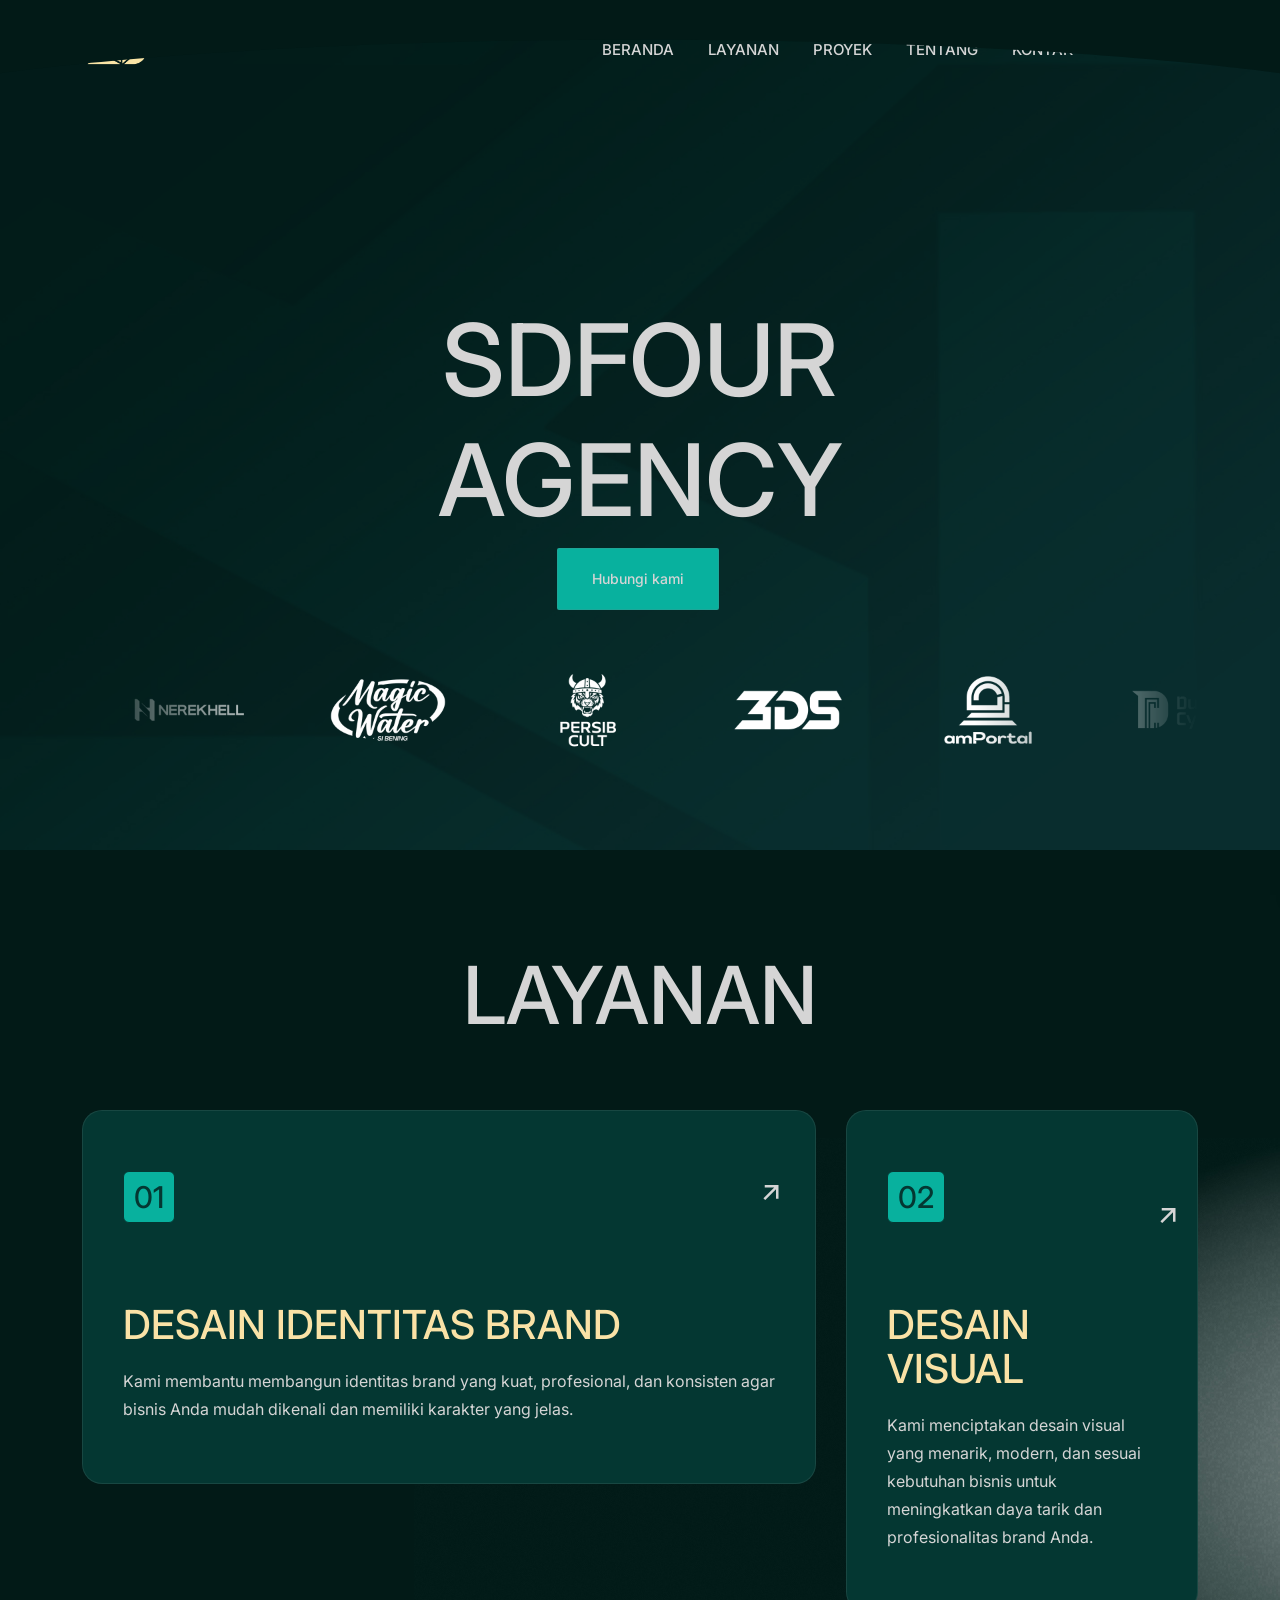
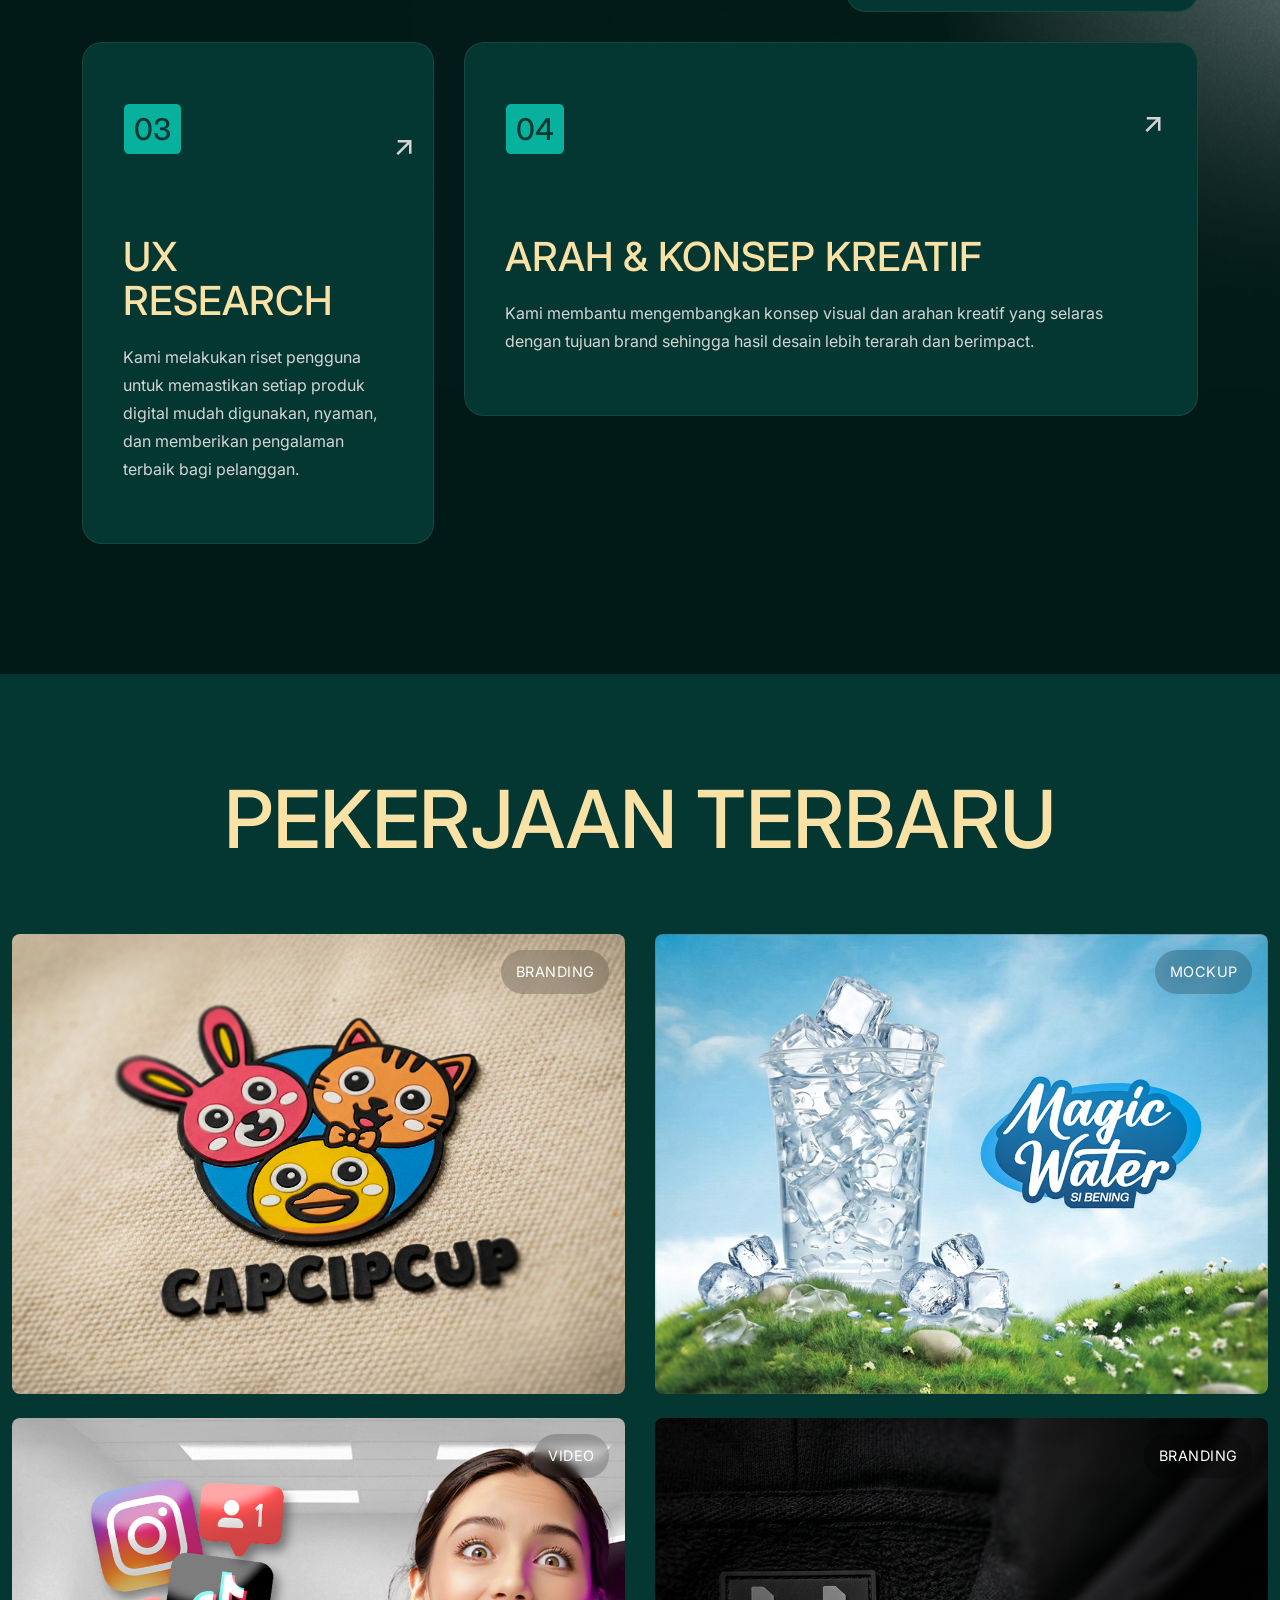
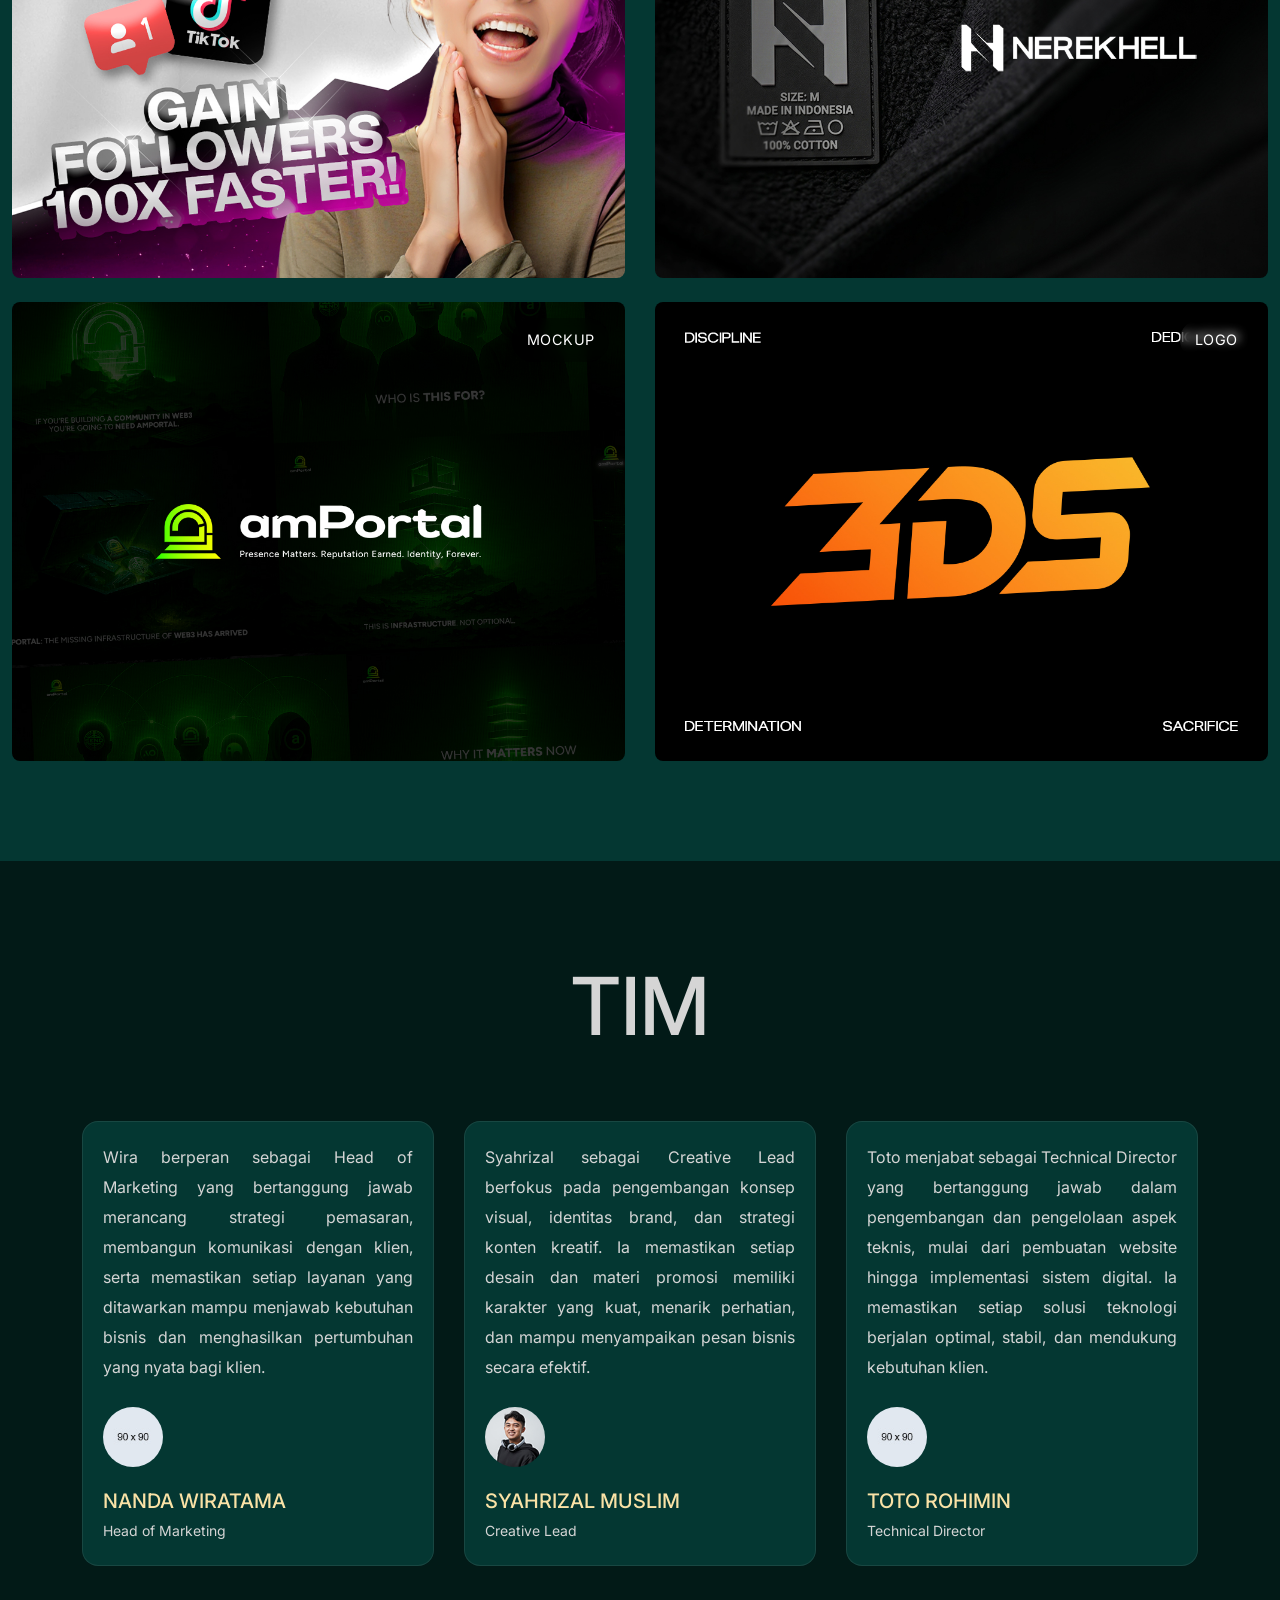
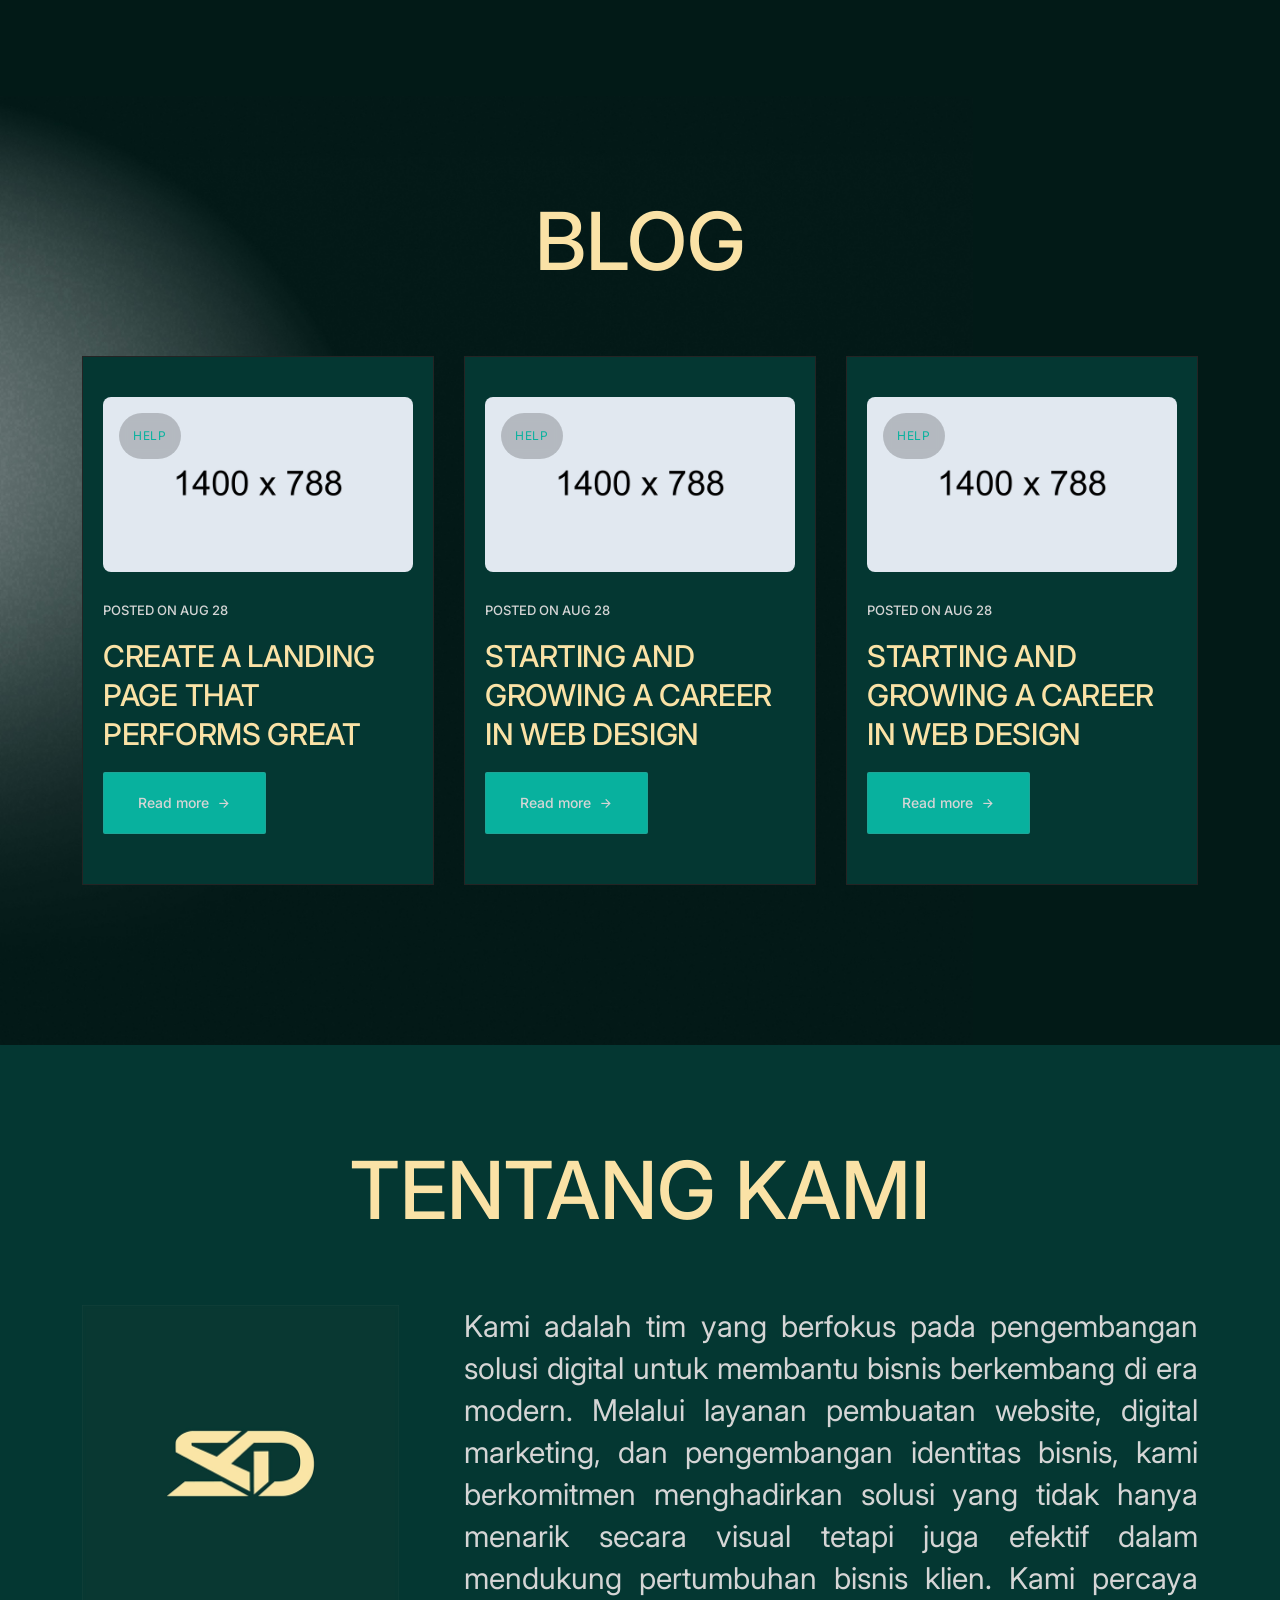
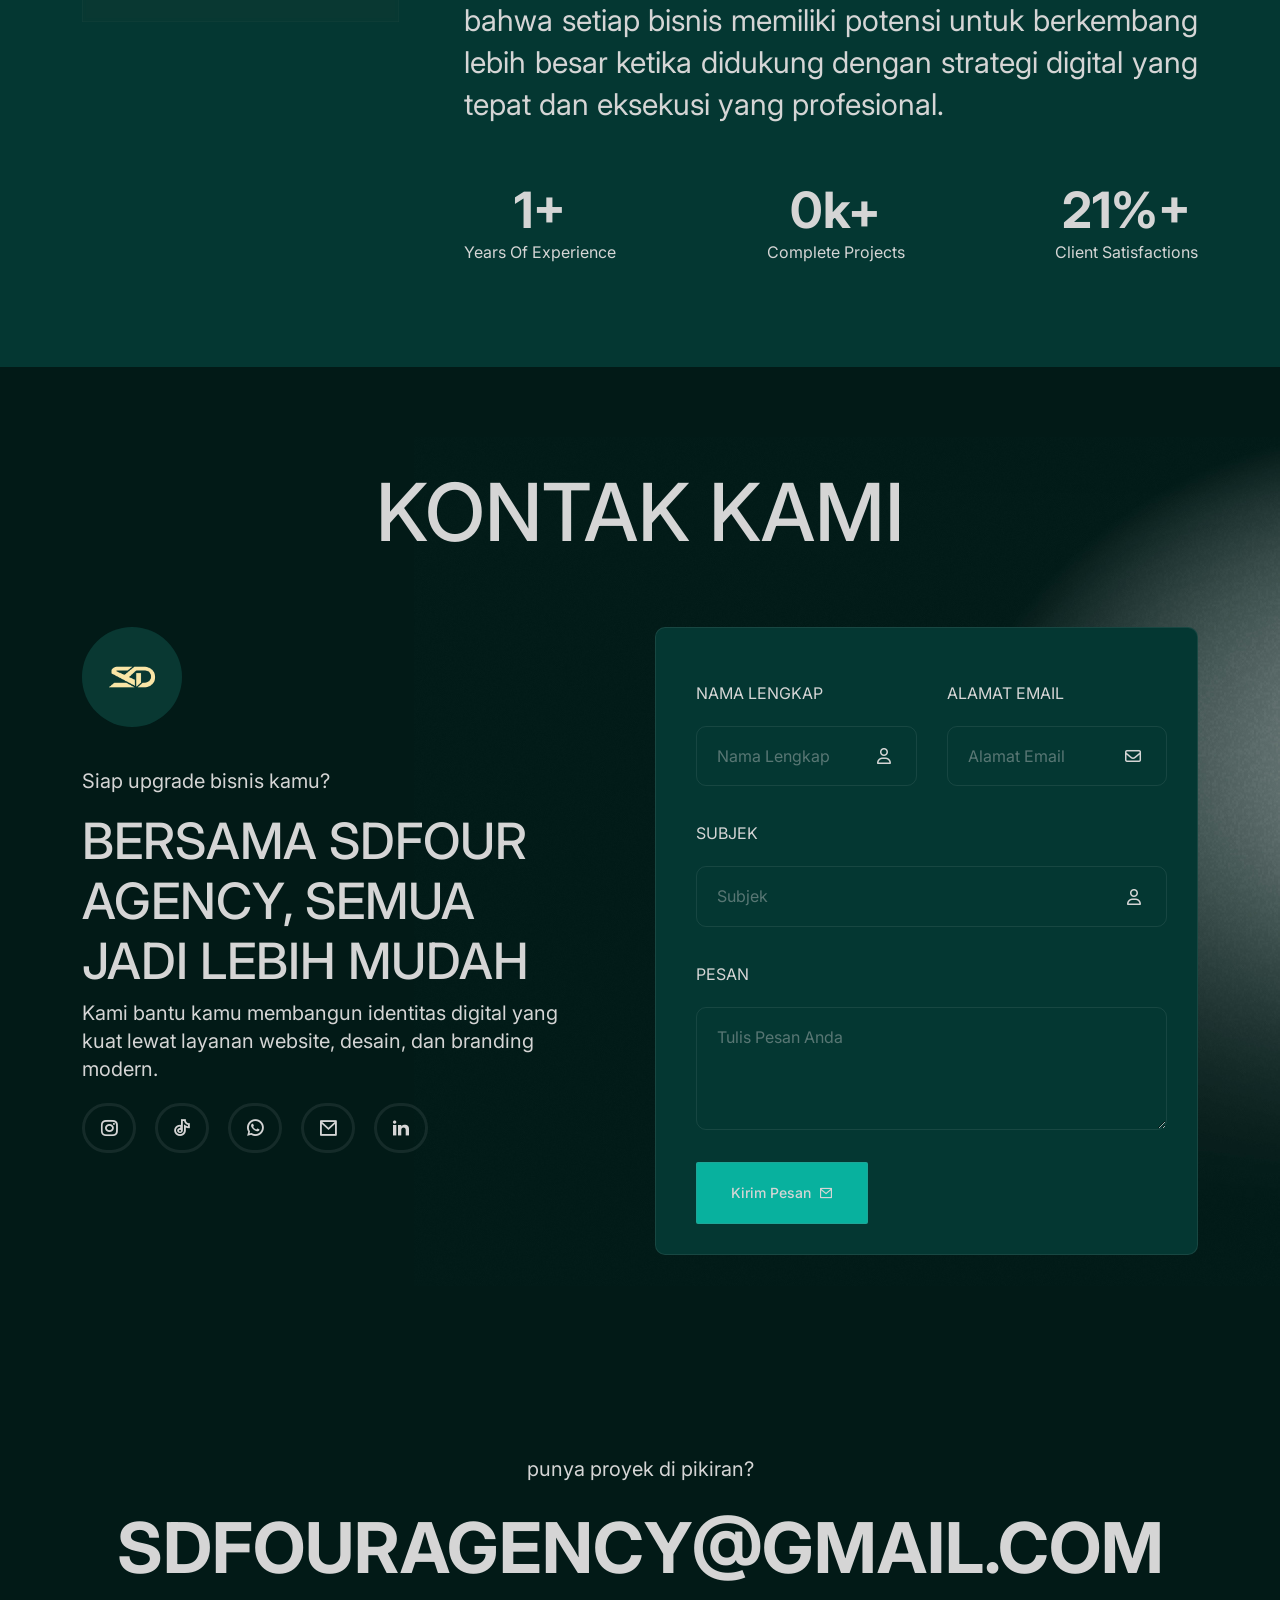
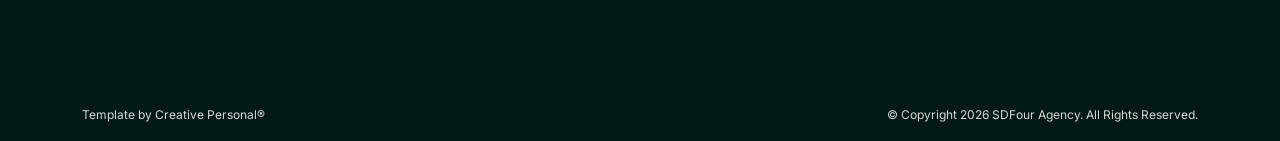
<file: index.html>
<!doctype html>
<html lang="en">
  <head>
    <!-- META -->
    <meta charset="utf-8" />
    <meta http-equiv="X-UA-Compatible" content="IE=edge" />
    <meta name="viewport" content="width=device-width, initial-scale=1" />
    <meta name="description" content="Noir - Modern Portfolio Template" />
    <meta name="keywords" content="personal, portfolio new, html, one page, bootstrap, new html template, design, creative, onepage, clean, modern" />
    <meta name="author" content="Tanvir Hossain" />
    <!-- PAGE TITLE -->
    <title>SDFour Agency</title>
    <link rel="icon" type="image/x-icon" href="assets/images/favicon.png" />
    <!-- ALL GOOGLE FONTS -->
    <link rel="preconnect" href="https://fonts.googleapis.com" />
    <link rel="preconnect" href="https://fonts.gstatic.com" crossorigin />
    <link href="https://fonts.googleapis.com/css2?family=Inter:ital,opsz,wght@0,14..32,100..900;1,14..32,100..900&family=Plus+Jakarta+Sans:ital,wght@0,200..800;1,200..800&display=swap" rel="stylesheet" />
    <!-- BOOTSTRAP CSS -->
    <link rel="stylesheet" href="assets/css/bootstrap.min.css" />
    <!-- FONT AWESOME CSS -->
    <link rel="stylesheet" href="assets/css/font-awesome-pro.css" />
    <!-- FONT AWESOME CSS -->
    <link rel="stylesheet" href="assets/fonts/remixicon.css" />
    <!-- MAGNIFIC CSS -->
    <link rel="stylesheet" href="assets/css/magnific-popup.css" />
    <!-- NICE SELECT CSS -->
    <link rel="stylesheet" href="assets/css/nice-select.min.css" />
    <!-- ANIMATE CSS -->
    <link rel="stylesheet" href="assets/css/animate.min.css" />
    <!-- MOBILE MENU CSS -->
    <link rel="stylesheet" href="assets/css/mobilemenu.css" />
    <link rel="stylesheet" href="assets/css/swiper-bundle.css" />
    <!-- SPACING CSS -->
    <link rel="stylesheet" href="assets/css/spacing.css" />
    <link rel="stylesheet" href="assets/css/blog.css" />
    <!-- MAIN STYLE CSS -->
    <link rel="stylesheet" href="assets/css/style.css" />
    <!-- RESPONSIVE CSS -->
    <link rel="stylesheet" href="assets/css/responsive.css" />
    <!-- HTML5 shim and Respond.js IE8 support of HTML5 elements and media queries -->
    <!-- WARNING: Respond.js doesn't work if you view the page via file:// -->
    <!--[if lt IE 9]>
      <script src="https://oss.maxcdn.com/html5shiv/3.7.2/html5shiv.min.js"></script>
      <script src="https://oss.maxcdn.com/respond/1.4.2/respond.min.js"></script>
    <![endif]-->
  </head>

  <body>
    <!-- START PRELOADER AREA-->
    <div class="preloader">
      <svg viewbox="0 0 1000 1000" preserveaspectratio="none">
        <path id="preloaderSvg" d="M0,1005S175,995,500,995s500,5,500,5V0H0Z"></path>
      </svg>
      <div class="preloader-heading">
        <div class="load-text">
          <span>L</span>
          <span>o</span>
          <span>a</span>
          <span>d</span>
          <span>i</span>
          <span>n</span>
          <span>g</span>
        </div>
      </div>
    </div>
    <!-- END PRELOADER AREA -->
    <!-- START SCROOL UP DESIGN AREA -->
    <div class="progress-wrap cursor-pointer">
      <i class="ri-arrow-up-s-line"></i>
      <svg class="progress-circle svg-content" width="100%" height="100%" viewBox="-1 -1 102 102">
        <path d="M50,1 a49,49 0 0,1 0,98 a49,49 0 0,1 0,-98" />
      </svg>
    </div>
    <!-- / END SCROOL UP DESIGN AREA -->
    <!-- START MAGIC CURSOR AND BALL AREA-->
    <div id="magic-cursor">
      <div id="ball"></div>
    </div>
    <!-- / END MAGIC CURSOR AND BALL AREA-->
    <!-- START MENU DESIGN AREA-->
    <header class="main-header">
      <div class="header-upper">
        <div class="container">
          <div class="header-inner">
            <div class="row align-items-center">
              <div class="col-xl-2 col-lg-2 col-md-6 col-6 col-sm-3">
                <div class="logo-area">
                  <div class="logo">
                    <a href="index.html"><img src="assets/images/logo.png" alt="" /></a>
                  </div>
                </div>
              </div>
              <div class="col-xl-10 col-lg-10 col-md-6 col-6 col-sm-9">
                <div class="main-menu">
                  <nav id="mobile-menu">
                    <ul class="onepage">
                      <li><a href="index.html" class="linkstyle">Beranda</a></li>
                      <li><a href="service.html" class="linkstyle">Layanan</a></li>
                      <li><a href="projects.html" class="linkstyle">Proyek</a></li>
                      <li><a href="about.html" class="linkstyle">Tentang</a></li>
                      <li><a href="contact.html" class="linkstyle">Kontak</a></li>
                      <li class="has-dropdown">
                        <a href="#" class="linkstyle">Halaman</a>
                        <ul class="sub-menu">
                          <li><a href="blog.html">Blog</a></li>
                          <li><a href="terms.html">Syarat & Ketentuan</a></li>
                          <li><a href="privacy.html">Kebijakan Privasi</a></li>
                        </ul>
                      </li>
                    </ul>
                  </nav>
                </div>
                <div class="side-menu-icon d-lg-none text-end">
                  <a href="javascript:void(0)" class="info-toggle-btn f-right sidebar-toggle-btn"><i class="fal fa-bars"></i></a>
                </div>
              </div>
            </div>
          </div>
        </div>
      </div>
    </header>
    <!-- // END MENU DESIGN AREA-->
    <!-- START MOBILE MENU DESIGN AREA-->
    <div class="sidebar__area">
      <div class="sidebar__wrapper">
        <div class="sidebar__close">
          <button class="sidebar__close-btn" id="sidebar__close-btn">
            <i class="fal fa-times"></i>
          </button>
        </div>
        <div class="sidebar__content mt-50 mb-20">
          <div class="mobile-menu fix"></div>
        </div>
      </div>
    </div>
    <div class="body-overlay"></div>
    <!-- // END MOBILE MENU DESIGN AREA-->
    <!-- START HEADER DESIGN AREA -->
    <section id="home" class="main-hero-area main-hero-image-area">
      <div class="container">
        <div class="row">
          <div class="col-lg-12">
            <!-- START HERO DESIGN AREA -->
            <div class="hero-content wow fadeInUp text-center delay-0-2s">
              <h2>
                SDFour <br />
                Agency
              </h2>
              <a class="theme-btn" href="#contact">Hubungi kami</a>
            </div>
            <!-- / END HERO DESIGN AREA -->
            <div class="company-list">
              <div class="scroller" data-direction="left" data-speed="slow">
                <div class="scroller__inner">
                  <img src="assets/images/client-logos/partner1.png" alt="Company" />
                  <img src="assets/images/client-logos/partner2.png" alt="Company" />
                  <img src="assets/images/client-logos/partner3.png" alt="Company" />
                  <img src="assets/images/client-logos/partner4.png" alt="Company" />
                  <img src="assets/images/client-logos/partner5.png" alt="Company" />
                  <img src="assets/images/client-logos/partner6.png" alt="Company" />
                  <img src="assets/images/client-logos/partner7.png" alt="Company" />
                </div>
              </div>
            </div>
          </div>
        </div>
      </div>
    </section>
    <!-- / END HEADER DESIGN AREA -->
    <!-- START SERVICE DESIGN AREA -->
    <section id="services" class="services-area multipage-service-area">
      <div class="container">
        <div class="row">
          <div class="col-xl-12 col-lg-12">
            <div class="section-title section-black-title wow fadeInUp delay-0-2s">
              <h2>Layanan</h2>
            </div>
          </div>
        </div>
        <div class="row">
          <!-- START SINGLE SERVICE DESIGN AREA -->
          <div class="col-lg-8 col-md-7">
            <div class="service-item wow fadeInUp delay-0-2s">
              <i class="ri-arrow-right-up-line"></i>
              <h5>01</h5>
              <h4>Desain Identitas Brand</h4>
              <p>Kami membantu membangun identitas brand yang kuat, profesional, dan konsisten agar bisnis Anda mudah dikenali dan memiliki karakter yang jelas.</p>
            </div>
          </div>
          <!-- / END SINGLE SERVICE DESIGN AREA -->
          <!-- START SINGLE SERVICE DESIGN AREA -->
          <div class="col-lg-4 col-md-5">
            <div class="service-item wow fadeInUp delay-0-4s">
              <i class="ri-arrow-right-up-line"></i>
              <h5>02</h5>
              <h4>Desain Visual</h4>
              <p>Kami menciptakan desain visual yang menarik, modern, dan sesuai kebutuhan bisnis untuk meningkatkan daya tarik dan profesionalitas brand Anda.</p>
            </div>
          </div>
          <!-- / END SINGLE SERVICE DESIGN AREA -->
          <!-- START SINGLE SERVICE DESIGN AREA -->
          <div class="col-lg-4 col-md-5">
            <div class="service-item wow fadeInUp delay-0-6s">
              <i class="ri-arrow-right-up-line"></i>
              <h5>03</h5>
              <h4>UX Research</h4>
              <p>Kami melakukan riset pengguna untuk memastikan setiap produk digital mudah digunakan, nyaman, dan memberikan pengalaman terbaik bagi pelanggan.</p>
            </div>
          </div>
          <!-- / END SINGLE SERVICE DESIGN AREA -->
          <!-- START SINGLE SERVICE DESIGN AREA -->
          <div class="col-lg-8 col-md-7">
            <div class="service-item wow fadeInUp delay-0-8s">
              <i class="ri-arrow-right-up-line"></i>
              <h5>04</h5>
              <h4>Arah & Konsep Kreatif</h4>
              <p>Kami membantu mengembangkan konsep visual dan arahan kreatif yang selaras dengan tujuan brand sehingga hasil desain lebih terarah dan berimpact.</p>
            </div>
          </div>
          <!-- / END SINGLE SERVICE DESIGN AREA -->
        </div>
      </div>
    </section>
    <!-- / END SERVICE DESIGN AREA -->
    <!-- START PORTFOLIO DESIGN AREA -->
    <div class="projects-area" id="projects">
      <div class="row">
        <div class="col-xl-12 col-lg-12">
          <div class="section-title section-white-title wow fadeInUp delay-0-2s text-center">
            <h2>Pekerjaan Terbaru</h2>
          </div>
        </div>
      </div>
      <div class="container-fluid">
        <div class="row g-4 portfolio-grid">
          <!-- START SINGLE PORTFOLIO DESIGN AREA -->
          <div class="col-md-6 col-xl-6 portfolio-item category-1">
            <a href="assets/images/projects/work1.jpg" class="work-popup">
              <div class="portfolio-box">
                <!-- Image -->
                <img src="assets/images/projects/work1.jpg" alt="" data-rjs="2" />
                <!-- Category -->
                <span class="portfolio-category">Branding</span>
                <!-- Caption -->
                <div class="portfolio-caption">
                  <h1>CapCipCup</h1>
                </div>
              </div>
            </a>
          </div>
          <!-- // END SINGLE PORTFOLIO DESIGN AREA -->
          <!-- START SINGLE PORTFOLIO DESIGN AREA -->
          <div class="col-md-6 col-xl-6 portfolio-item category-2">
            <a href="single-project.html">
              <div class="portfolio-box">
                <!-- Image -->
                <img src="assets/images/projects/work2.jpg" alt="" data-rjs="2" />
                <!-- Category -->
                <span class="portfolio-category">Mockup</span>
                <!-- Caption -->
                <div class="portfolio-caption">
                  <h1>Magic Water Si Bening</h1>
                </div>
              </div>
            </a>
          </div>
          <!-- // END SINGLE PORTFOLIO DESIGN AREA -->
          <!-- START SINGLE PORTFOLIO DESIGN AREA -->
          <div class="col-md-6 col-xl-6 portfolio-item category-2">
            <a href="https://www.youtube.com/watch?v=qZEPs3vmYB4" class="popup-youtube">
              <div class="portfolio-box">
                <!-- Image -->
                <img src="assets/images/projects/work3.jpg" alt="" data-rjs="2" />
                <!-- Category -->
                <span class="portfolio-category">Video</span>
                <!-- Caption -->
                <div class="portfolio-caption">
                  <h1>Gain Followers 100x Faster!</h1>
                </div>
              </div>
            </a>
          </div>
          <!-- // END SINGLE PORTFOLIO DESIGN AREA -->
          <!-- START SINGLE PORTFOLIO DESIGN AREA -->
          <div class="col-md-6 col-xl-6 portfolio-item category-1">
            <a href="assets/images/projects/work4.jpg" class="work-popup">
              <div class="portfolio-box">
                <!-- Image -->
                <img src="assets/images/projects/work4.jpg" alt="" data-rjs="2" />
                <!-- Category -->
                <span class="portfolio-category">Branding</span>
                <!-- Caption -->
                <div class="portfolio-caption">
                  <h1>Nerekhell</h1>
                </div>
              </div>
            </a>
          </div>
          <!-- // END SINGLE PORTFOLIO DESIGN AREA -->
          <!-- START SINGLE PORTFOLIO DESIGN AREA -->
          <div class="col-md-6 col-xl-6 portfolio-item category-2">
            <a href="assets/images/projects/work5.jpg" class="work-popup">
              <div class="portfolio-box">
                <!-- Image -->
                <img src="assets/images/projects/work5.jpg" alt="" data-rjs="2" />
                <!-- Category -->
                <span class="portfolio-category">Mockup</span>
                <!-- Caption -->
                <div class="portfolio-caption">
                  <h1>Amportal</h1>
                </div>
              </div>
            </a>
          </div>
          <!-- // END SINGLE PORTFOLIO DESIGN AREA -->
          <!-- START SINGLE PORTFOLIO DESIGN AREA -->
          <div class="col-md-6 col-xl-6 portfolio-item category-2">
            <a href="assets/images/projects/work6.jpg" class="work-popup">
              <div class="portfolio-box">
                <!-- Image -->
                <img src="assets/images/projects/work6.jpg" alt="" data-rjs="2" />
                <!-- Category -->
                <span class="portfolio-category">logo</span>
                <!-- Caption -->
                <div class="portfolio-caption">
                  <h1>3ds</h1>
                </div>
              </div>
            </a>
          </div>
          <!-- // END SINGLE PORTFOLIO DESIGN AREA -->
        </div>
      </div>
    </div>
    <!-- // END PORTFOLIO DESIGN AREA -->
    <!-- START TESTIMONIALS DESIGN AREA -->
    <section class="testimonials-area">
      <div class="container">
        <div class="row">
          <div class="col-xl-12 col-lg-12">
            <div class="section-title section-black-title wow fadeInUp delay-0-2s">
              <h2>Tim</h2>
            </div>
          </div>
        </div>

        <div class="row">
          <!-- 1 -->
          <div class="col-lg-4 col-md-6">
            <div class="testimonial-item wow fadeInUp delay-0-2s team-card">
              <div class="text team-text" style="text-align: justify">
                Wira berperan sebagai Head of Marketing yang bertanggung jawab merancang strategi pemasaran, membangun komunikasi dengan klien, serta memastikan setiap layanan yang ditawarkan mampu menjawab kebutuhan bisnis dan menghasilkan
                pertumbuhan yang nyata bagi klien.
              </div>

              <div class="author">
                <img src="assets/images/testimonials/author1.jpg" alt="Author" />
              </div>

              <div class="testi-des">
                <h5>Nanda Wiratama</h5>
                <span>Head of Marketing</span>
              </div>
            </div>
            <!-- / END SINGLE TESTIMONIALS DESIGN AREA -->
          </div>

          <!-- 2 -->
          <div class="col-lg-4 col-md-6">
            <div class="testimonial-item wow fadeInUp delay-0-4s team-card">
              <div class="text team-text" style="text-align: justify">
                Syahrizal sebagai Creative Lead berfokus pada pengembangan konsep visual, identitas brand, dan strategi konten kreatif. Ia memastikan setiap desain dan materi promosi memiliki karakter yang kuat, menarik perhatian, dan mampu
                menyampaikan pesan bisnis secara efektif.
              </div>

              <div class="author">
                <img src="assets/images/testimonials/author2.jpg" alt="Author" />
              </div>

              <div class="testi-des">
                <h5>Syahrizal Muslim</h5>
                <span>Creative Lead</span>
              </div>
            </div>
            <!-- / END SINGLE TESTIMONIALS DESIGN AREA -->
          </div>

          <!-- 3 -->
          <div class="col-lg-4 col-md-6">
            <!-- START SINGLE TESTIMONIALS DESIGN AREA -->
            <div class="testimonial-item wow fadeInUp delay-0-6s">
              <div class="text" style="text-align: justify">
                Toto menjabat sebagai Technical Director yang bertanggung jawab dalam pengembangan dan pengelolaan aspek teknis, mulai dari pembuatan website hingga implementasi sistem digital. Ia memastikan setiap solusi teknologi berjalan
                optimal, stabil, dan mendukung kebutuhan klien.
              </div>

              <div class="author">
                <img src="assets/images/testimonials/author3.jpg" alt="Author" />
              </div>

              <div class="testi-des">
                <h5>Toto Rohimin</h5>
                <span>Technical Director</span>
              </div>
            </div>
          </div>
        </div>
      </div>
    </section>
    <!-- END TIM SECTION -->
    <!-- START VLOG DESIGN AREA -->
    <section id="blog" class="blog-area">
      <div class="container">
        <div class="row">
          <div class="col-xl-12 col-lg-12">
            <div class="section-title section-white-title wow fadeInUp delay-0-2s">
              <h2>Blog</h2>
            </div>
          </div>
        </div>
        <!-- START SINGLE VLOG DESIGN AREA -->
        <div class="row">
          <div class="col-md-6 col-lg-4">
            <div class="blog-post-box">
              <div class="blog-post-img">
                <a href="blog-details.html">
                  <img src="assets/images/blog/blog1.jpg" alt="" />
                </a>
                <div class="blog-post-category">
                  <a href="#">Help</a>
                </div>
              </div>
              <div class="blog-post-caption">
                <h3>Posted on Aug 28</h3>
                <h2><a class="link-decoration" href="blog-details.html">Create a Landing Page That Performs Great</a></h2>
                <a class="theme-btn" href="blog-details.html">Read more <i class="ri-arrow-right-line"></i></a>
              </div>
            </div>
          </div>
          <div class="col-md-6 col-lg-4">
            <div class="blog-post-box">
              <div class="blog-post-img">
                <a href="blog-details.html">
                  <img src="assets/images/blog/blog2.jpg" alt="" />
                </a>
                <div class="blog-post-category">
                  <a href="#">Help</a>
                </div>
              </div>
              <div class="blog-post-caption">
                <h3>Posted on Aug 28</h3>
                <h2><a class="link-decoration" href="blog-details.html">Starting and Growing a Career in Web Design</a></h2>
                <a class="theme-btn" href="blog-details.html">Read more <i class="ri-arrow-right-line"></i></a>
              </div>
            </div>
          </div>
          <div class="col-md-6 col-lg-4">
            <div class="blog-post-box">
              <div class="blog-post-img">
                <a href="blog-details.html">
                  <img src="assets/images/blog/blog3.jpg" alt="" />
                </a>
                <div class="blog-post-category">
                  <a href="#">Help</a>
                </div>
              </div>
              <div class="blog-post-caption">
                <h3>Posted on Aug 28</h3>
                <h2><a class="link-decoration" href="blog-details.html">Starting and Growing a Career in Web Design</a></h2>
                <a class="theme-btn" href="blog-details.html">Read more <i class="ri-arrow-right-line"></i></a>
              </div>
            </div>
          </div>
        </div>
        <!-- // END SINGLE VLOG DESIGN AREA -->
      </div>
    </section>
    <!-- / END VLOG DESIGN AREA -->
    <!-- START ABOUT DESIGN AREA -->
    <section id="about" class="about-area">
      <div class="container">
        <div class="row">
          <div class="col-xl-12 col-lg-12">
            <div class="section-title section-white-title wow fadeInUp delay-0-2s">
              <h2>Tentang Kami</h2>
            </div>
          </div>
        </div>
        <div class="row">
          <!-- START ABOUT TEXT DESIGN AREA -->
          <div class="col-lg-4 col-sm-12 about-image">
            <img src="assets/images/about/me2.jpg" alt="" />
          </div>
          <div class="col-lg-8 col-sm-12">
            <div class="about-content-part wow fadeInUp delay-0-2s">
              <p style="text-align: justify">
                Kami adalah tim yang berfokus pada pengembangan solusi digital untuk membantu bisnis berkembang di era modern. Melalui layanan pembuatan website, digital marketing, dan pengembangan identitas bisnis, kami berkomitmen
                menghadirkan solusi yang tidak hanya menarik secara visual tetapi juga efektif dalam mendukung pertumbuhan bisnis klien. Kami percaya bahwa setiap bisnis memiliki potensi untuk berkembang lebih besar ketika didukung dengan
                strategi digital yang tepat dan eksekusi yang profesional.
              </p>
            </div>
            <!-- START COUNTER DESIGN AREA -->
            <div class="hero-counter-area d-flex justify-content-between wow fadeInUp delay-0-4s">
              <div class="counter-item counter-text-wrap">
                <span class="count-text plus" data-speed="3000" data-stop="8">0</span>
                <span class="counter-title">Years Of Experience</span>
              </div>
              <div class="counter-item counter-text-wrap">
                <span class="count-text k-plus" data-speed="3000" data-stop="1">0</span>
                <span class="counter-title">Complete Projects</span>
              </div>
              <div class="counter-item counter-text-wrap">
                <span class="count-text percent" data-speed="3000" data-stop="90">0</span>
                <span class="counter-title">Client Satisfactions</span>
              </div>
            </div>
            <!-- / END COUNTER DESIGN AREA -->
          </div>
          <!-- / END ABOUT TEXT DESIGN AREA -->
        </div>
      </div>
    </section>
    <!-- / END ABOUT DESIGN AREA -->
    <!-- START CONTACT DESIGN AREA -->
    <section id="contact" class="contact-area">
      <div class="container">
        <div class="row">
          <div class="col-xl-12 col-lg-12">
            <div class="section-title section-black-title wow fadeInUp delay-0-2s">
              <h2>Kontak Kami</h2>
            </div>
          </div>
        </div>
        <div class="row">
          <div class="col-lg-6">
            <div class="contact-content-part wow fadeInUp delay-0-2s">
              <img src="assets/images/about/me2.jpg" alt="" />
              <p>Siap upgrade bisnis kamu?</p>
              <h2>Bersama SDFour Agency, Semua Jadi Lebih Mudah</h2>
              <p>Kami bantu kamu membangun identitas digital yang kuat lewat layanan website, desain, dan branding modern.</p>
              <!-- START CONTACT SINGLEDESIGN AREA -->
              <div class="single-contact wow fadeInUp" data-wow-delay=".6s">
                <div class="about-social">
                  <ul>
                    <li>
                      <a href="https://instagram.com/sdfour.agency"><i class="ri-instagram-line"></i></a>
                    </li>
                    <li>
                      <a href="https://tiktok.com/@sdfour.agency"><i class="ri-tiktok-line"></i></a>
                    </li>
                    <li>
                      <a href="https://wa.me/628123456789"><i class="ri-whatsapp-line"></i></a>
                    </li>
                    <li>
                      <a href="mailto:Sdfouragency@gmail.com"><i class="ri-mail-line"></i></a>
                    </li>
                    <li>
                      <a href="https://www.linkedin.com/company/sdfour-agency"><i class="ri-linkedin-fill"></i></a>
                    </li>
                  </ul>
                </div>
              </div>
              <!-- / END CONTACT SINGLEDESIGN AREA -->
            </div>
          </div>
          <!-- START CONTACT FORM DESIGN AREA -->
          <div class="col-lg-6">
            <div class="contact-form contact-form-area wow fadeInUp delay-0-4s">
              <form id="contactForm" class="contact-form" action="sendmail.php" method="post">
                <div class="row">
                  <div class="col-md-6">
                    <div class="form-group">
                      <label for="name">Nama Lengkap</label>
                      <input type="text" id="name" name="name" class="form-control" placeholder="Nama Lengkap" required data-error="Please enter your Name" />
                      <label for="name" class="for-icon"><i class="far fa-user"></i></label>
                      <div class="help-block with-errors"></div>
                    </div>
                  </div>

                  <div class="col-md-6">
                    <div class="form-group">
                      <label for="email">Alamat Email</label>
                      <input type="email" id="email" name="email" class="form-control" placeholder="Alamat Email" required data-error="Please enter your Email" />
                      <label for="email" class="for-icon"><i class="far fa-envelope"></i></label>
                      <div class="help-block with-errors"></div>
                    </div>
                  </div>

                  <div class="col-md-12">
                    <div class="form-group">
                      <label for="subject">Subjek</label>
                      <input type="text" id="subject" name="subject" class="form-control" placeholder="Subjek" required data-error="Please enter your Subject" />
                      <label for="subject" class="for-icon"><i class="far fa-user"></i></label>
                      <div class="help-block with-errors"></div>
                    </div>
                  </div>

                  <div class="col-md-12">
                    <div class="form-group">
                      <label for="message">Pesan</label>
                      <textarea id="message" name="message" class="form-control" rows="4" placeholder="Tulis Pesan Anda" required data-error="Please Write your Message"></textarea>
                      <div class="help-block with-errors"></div>
                    </div>
                  </div>

                  <div class="col-md-12">
                    <div class="form-group mb-0">
                      <button type="submit" class="theme-btn">Kirim Pesan <i class="ri-mail-line"></i></button>
                      <div id="msgSubmit" class="hidden"></div>
                    </div>
                  </div>

                  <div class="col-md-12 text-center">
                    <p class="input-success">Kami telah menerima email Anda, kami akan segera merespons!</p>
                    <p class="input-error">Maaf, pesan tidak dapat dikirim! Silakan coba lagi.</p>
                  </div>
                </div>
              </form>
            </div>
          </div>
          <!-- / END CONTACT FORM DESIGN AREA -->
        </div>
      </div>
    </section>
    <!-- / END CONTACT DESIGN AREA -->
    <!-- START FOOTER DESIGN AREA -->
    <footer class="main-footer">
      <div class="container">
        <div class="row">
          <div class="col-lg-12">
            <div class="footer-top">
              <p>punya proyek di pikiran?</p>
              <h2><a href="mailto:Sdfouragency@gmail.com">Sdfouragency@gmail.com</a></h2>
            </div>
          </div>
        </div>
        <div class="row">
          <div class="col-lg-6 col-sm-6">
            <p class="copy-left-text">Template by <a href="https://themeforest.net/user/creativepersonal/portfolio">Creative Personal®</a></p>
          </div>
          <div class="col-lg-6 col-sm-6">
            <p class="copy-right-text">&copy; Copyright 2026 SDFour Agency. All Rights Reserved.</p>
          </div>
        </div>
      </div>
    </footer>
    <!-- / END FOOTER DESIGN AREA -->
    <!-- JQUERY JS -->
    <script src="assets/js/jquery-3.6.0.min.js"></script>
    <!-- BOOTSTRAP JS-->
    <script src="assets/js/bootstrap.min.js"></script>
    <!-- APPEAR JS -->
    <script src="assets/js/appear.min.js"></script>
    <!-- MAGNIFICANT JS -->
    <script src="assets/js/jquery.magnific-popup.min.js"></script>
    <!-- MOBILE MENU JS-->
    <script src="assets/js/mobilemenu.js"></script>
    <!-- GSAP AND LOCOMOTIV JS-->
    <script src="assets/js/gsap.min.js"></script>
    <script src="assets/js/ScrollTrigger.min.js"></script>
    <script src="assets/js/lenis.js"></script>
    <!-- SWIPPER JS-->
    <script src="assets/js/swiper-bundle.js"></script>
    <!-- NICE SELECT JS-->
    <script src="assets/js/jquery.nice-select.min.js"></script>
    <!-- IMAGE LOADER JS-->
    <script src="assets/js/imagesloaded.pkgd.min.js"></script>
    <!-- ISOTOPE JS-->
    <script src="assets/js/isotope.pkgd.min.js"></script>
    <!--  WOW ANIMATION JS-->
    <script src="assets/js/wow.min.js"></script>
    <!-- SCRIPT JS-->
    <script src="assets/js/script.js"></script>
  </body>
</html>
</file>
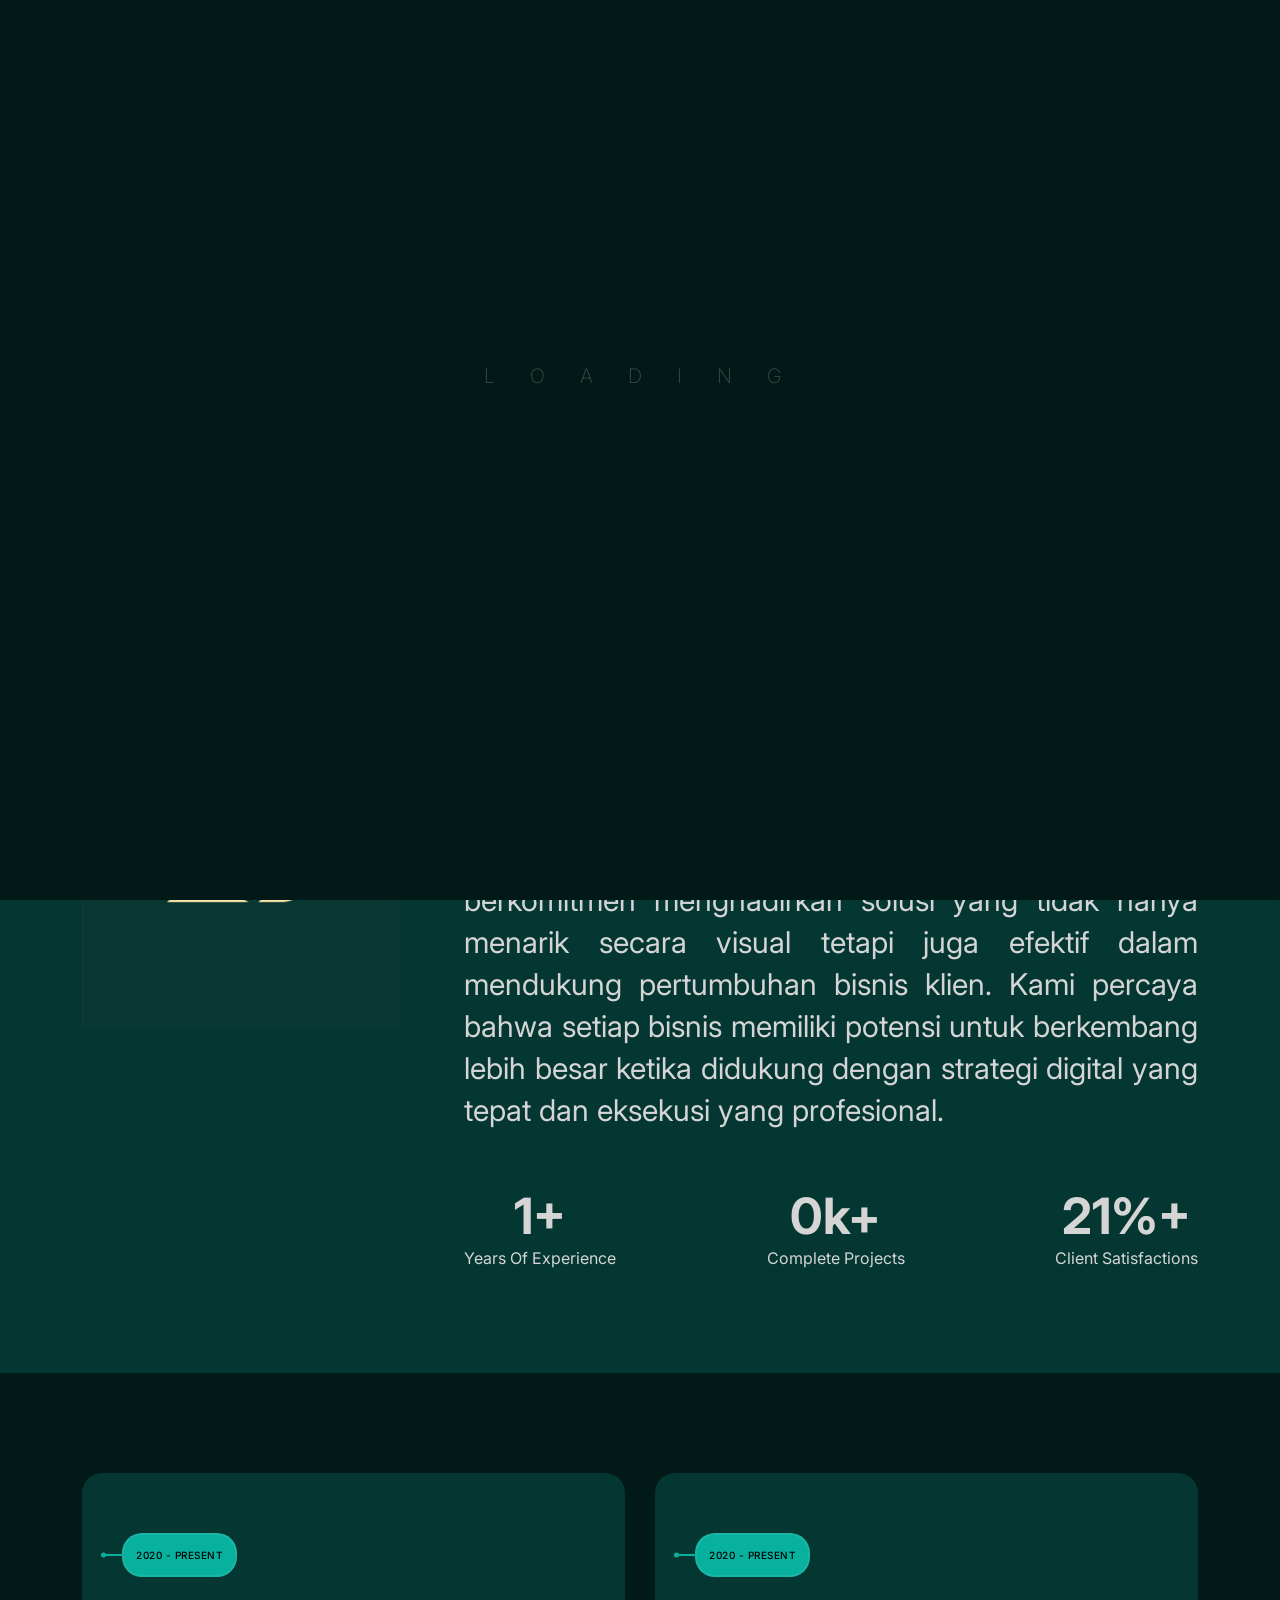
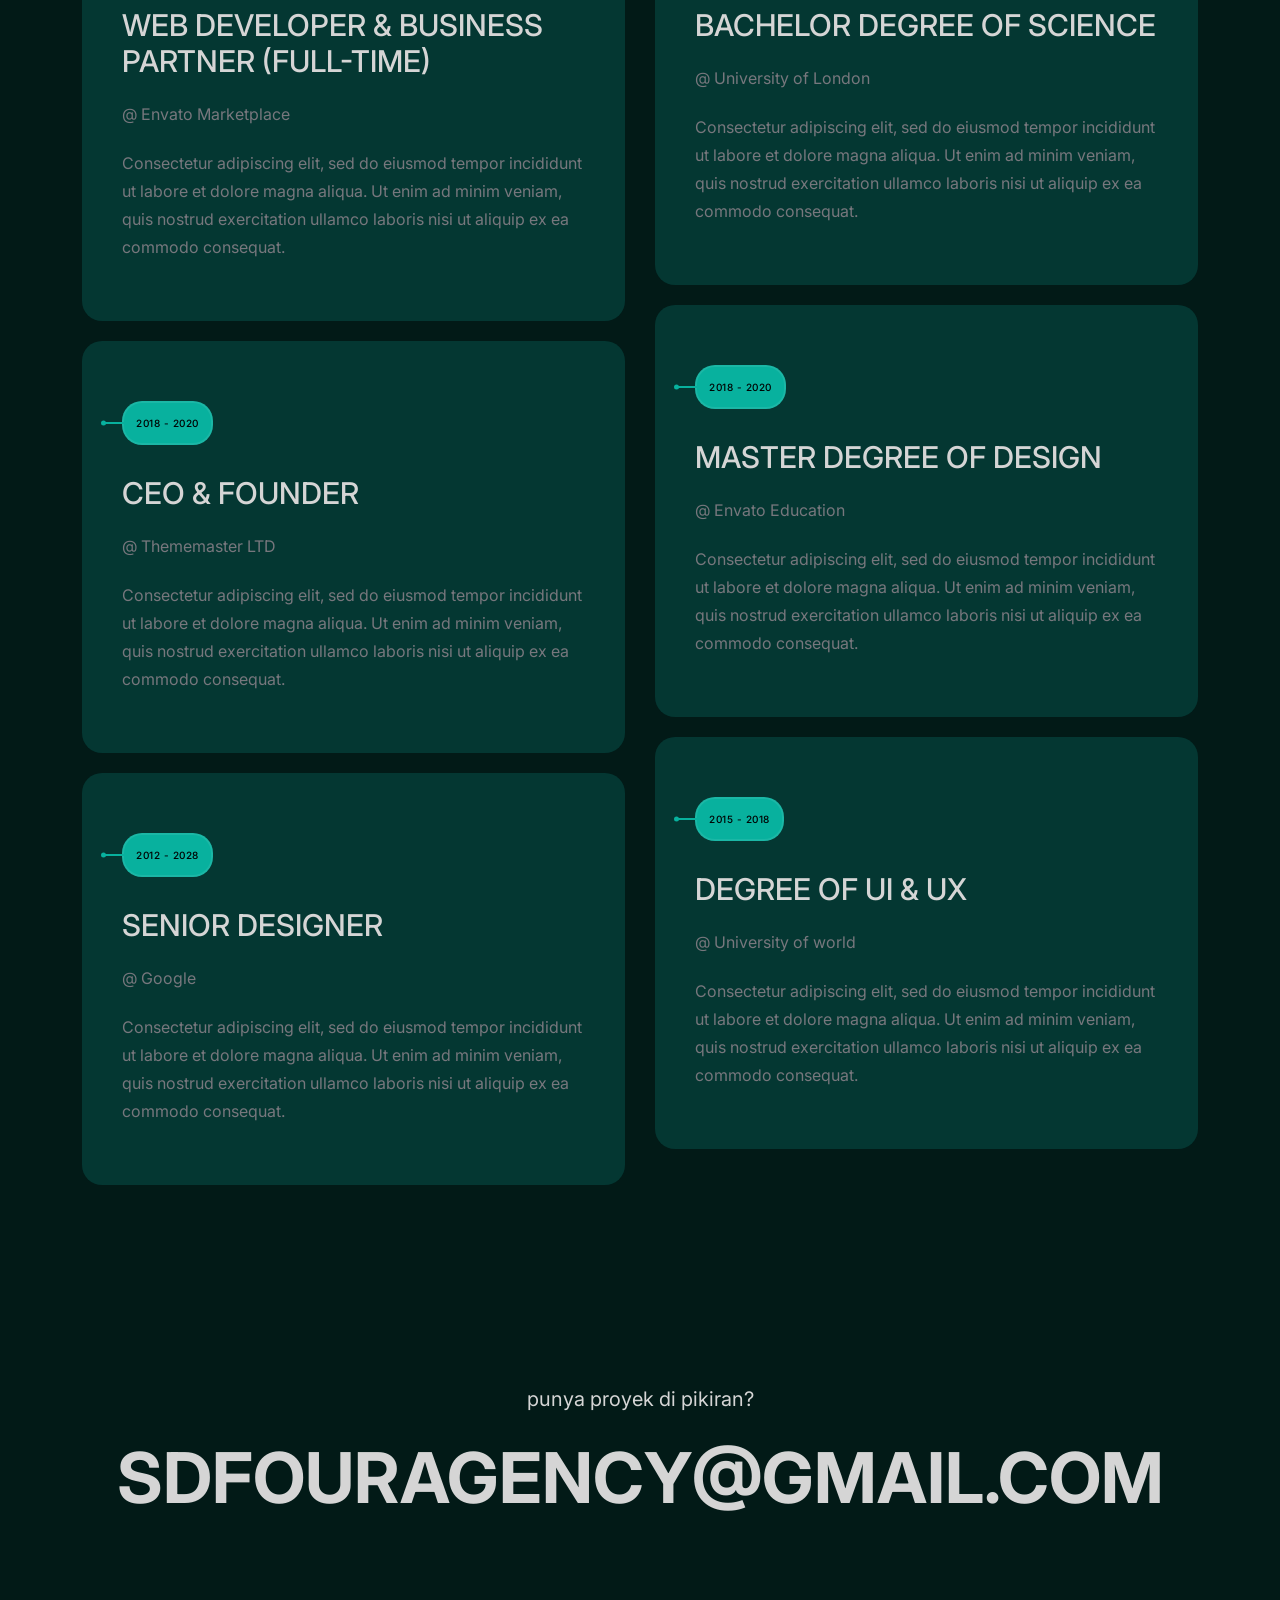
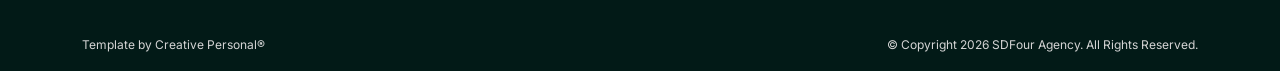
<file: about.html>
<!doctype html>
<html lang="en">
  <head>
    <!-- META -->
    <meta charset="utf-8" />
    <meta http-equiv="X-UA-Compatible" content="IE=edge" />
    <meta name="viewport" content="width=device-width, initial-scale=1" />
    <meta name="description" content="Noir - Modern Portfolio Template" />
    <meta name="keywords" content="personal, portfolio new, html, one page, bootstrap, new html template, design, creative, onepage, clean, modern" />
    <meta name="author" content="Tanvir Hossain" />
    <!-- PAGE TITLE -->
    <title>SDFour Agency</title>
    <link rel="icon" type="image/x-icon" href="assets/images/favicon.png" />
    <!-- ALL GOOGLE FONTS -->
    <link rel="preconnect" href="https://fonts.googleapis.com" />
    <link rel="preconnect" href="https://fonts.gstatic.com" crossorigin />
    <link href="https://fonts.googleapis.com/css2?family=Inter:ital,opsz,wght@0,14..32,100..900;1,14..32,100..900&family=Plus+Jakarta+Sans:ital,wght@0,200..800;1,200..800&display=swap" rel="stylesheet" />
    <!-- BOOTSTRAP CSS -->
    <link rel="stylesheet" href="assets/css/bootstrap.min.css" />
    <!-- FONT AWESOME CSS -->
    <link rel="stylesheet" href="assets/css/font-awesome-pro.css" />
    <!-- FONT AWESOME CSS -->
    <link rel="stylesheet" href="assets/fonts/remixicon.css" />
    <!-- MAGNIFIC CSS -->
    <link rel="stylesheet" href="assets/css/magnific-popup.css" />
    <!-- NICE SELECT CSS -->
    <link rel="stylesheet" href="assets/css/nice-select.min.css" />
    <!-- ANIMATE CSS -->
    <link rel="stylesheet" href="assets/css/animate.min.css" />
    <!-- MOBILE MENU CSS -->
    <link rel="stylesheet" href="assets/css/mobilemenu.css" />
    <!-- SPACING CSS -->
    <link rel="stylesheet" href="assets/css/spacing.css" />
    <link rel="stylesheet" href="assets/css/blog.css" />
    <!-- MAIN STYLE CSS -->
    <link rel="stylesheet" href="assets/css/style.css" />
    <!-- RESPONSIVE CSS -->
    <link rel="stylesheet" href="assets/css/responsive.css" />
    <!-- HTML5 shim and Respond.js IE8 support of HTML5 elements and media queries -->
    <!-- WARNING: Respond.js doesn't work if you view the page via file:// -->
    <!--[if lt IE 9]>
      <script src="https://oss.maxcdn.com/html5shiv/3.7.2/html5shiv.min.js"></script>
      <script src="https://oss.maxcdn.com/respond/1.4.2/respond.min.js"></script>
    <![endif]-->
  </head>

  <body>
    <!-- START PRELOADER AREA-->
    <div class="preloader">
      <svg viewbox="0 0 1000 1000" preserveaspectratio="none">
        <path id="preloaderSvg" d="M0,1005S175,995,500,995s500,5,500,5V0H0Z"></path>
      </svg>
      <div class="preloader-heading">
        <div class="load-text">
          <span>L</span>
          <span>o</span>
          <span>a</span>
          <span>d</span>
          <span>i</span>
          <span>n</span>
          <span>g</span>
        </div>
      </div>
    </div>
    <!-- END PRELOADER AREA -->
    <!-- START SCROOL UP DESIGN AREA -->
    <div class="progress-wrap cursor-pointer">
      <i class="ri-arrow-up-s-line"></i>
      <svg class="progress-circle svg-content" width="100%" height="100%" viewBox="-1 -1 102 102">
        <path d="M50,1 a49,49 0 0,1 0,98 a49,49 0 0,1 0,-98" />
      </svg>
    </div>
    <!-- / END SCROOL UP DESIGN AREA -->
    <!-- START MAGIC CURSOR AND BALL AREA-->
    <div id="magic-cursor">
      <div id="ball"></div>
    </div>
    <!-- / END MAGIC CURSOR AND BALL AREA-->
    <!-- START MENU DESIGN AREA-->
    <header class="main-header">
      <div class="header-upper">
        <div class="container">
          <div class="header-inner">
            <div class="row align-items-center">
              <div class="col-xl-2 col-lg-2 col-md-6 col-6 col-sm-3">
                <div class="logo-area">
                  <div class="logo">
                    <a href="index.html"><img src="assets/images/logo.png" alt="" /></a>
                  </div>
                </div>
              </div>
              <div class="col-xl-10 col-lg-10 col-md-6 col-6 col-sm-9">
                <div class="main-menu">
                  <nav id="mobile-menu">
                    <ul class="onepage">
                      <li><a href="index.html" class="linkstyle">Beranda</a></li>
                      <li><a href="service.html" class="linkstyle">Layanan</a></li>
                      <li><a href="projects.html" class="linkstyle">Proyek</a></li>
                      <li><a href="about.html" class="linkstyle">Tentang</a></li>
                      <li><a href="contact.html" class="linkstyle">Kontak</a></li>
                      <li class="has-dropdown">
                        <a href="#" class="linkstyle">Halaman</a>
                        <ul class="sub-menu">
                          <li><a href="blog.html">Blog</a></li>
                          <li><a href="terms.html">Syarat & Ketentuan</a></li>
                          <li><a href="privacy.html">Kebijakan Privasi</a></li>
                        </ul>
                      </li>
                    </ul>
                  </nav>
                </div>
                <div class="side-menu-icon d-lg-none text-end">
                  <a href="javascript:void(0)" class="info-toggle-btn f-right sidebar-toggle-btn"><i class="fal fa-bars"></i></a>
                </div>
              </div>
            </div>
          </div>
        </div>
      </div>
    </header>
    <!-- // END MENU DESIGN AREA-->
    <!-- START MOBILE MENU DESIGN AREA-->
    <div class="sidebar__area">
      <div class="sidebar__wrapper">
        <div class="sidebar__close">
          <button class="sidebar__close-btn" id="sidebar__close-btn">
            <i class="fal fa-times"></i>
          </button>
        </div>
        <div class="sidebar__content mt-50 mb-20">
          <div class="mobile-menu fix"></div>
        </div>
      </div>
    </div>
    <div class="body-overlay"></div>
    <!-- // END MOBILE MENU DESIGN AREA-->
    <!-- START SINGLE PAGE DESIGN AREA -->
    <section class="single-page-hero-area">
      <div class="container">
        <div class="row align-items-center text-center">
          <div class="col-lg-12">
            <h2>Tentang Kami</h2>
            <div class="breadcrumb__list">
              <span><a href="#">Beranda</a></span>
              <span class="dvdr"><i class="fa-regular fa-angle-right"></i></span>
              <span>Tentang</span>
            </div>
          </div>
        </div>
      </div>
    </section>
    <!-- // END SINGLE PAGE DESIGN AREA -->
    <!-- START ABOUT DESIGN AREA -->
    <section id="about" class="about-area">
      <div class="container">
        <div class="row">
          <div class="col-xl-12 col-lg-12">
            <div class="section-title section-white-title wow fadeInUp delay-0-2s">
              <h2>Tentang Kami</h2>
            </div>
          </div>
        </div>
        <div class="row">
          <!-- START ABOUT TEXT DESIGN AREA -->
          <div class="col-lg-4 col-sm-12 about-image">
            <img src="assets/images/about/me2.jpg" alt="" />
          </div>
          <div class="col-lg-8 col-sm-12">
            <div class="about-content-part wow fadeInUp delay-0-2s">
              <p style="text-align: justify">
                Kami adalah tim yang berfokus pada pengembangan solusi digital untuk membantu bisnis berkembang di era modern. Melalui layanan pembuatan website, digital marketing, dan pengembangan identitas bisnis, kami berkomitmen
                menghadirkan solusi yang tidak hanya menarik secara visual tetapi juga efektif dalam mendukung pertumbuhan bisnis klien. Kami percaya bahwa setiap bisnis memiliki potensi untuk berkembang lebih besar ketika didukung dengan
                strategi digital yang tepat dan eksekusi yang profesional.
              </p>
            </div>
            <!-- START COUNTER DESIGN AREA -->
            <div class="hero-counter-area d-flex justify-content-between wow fadeInUp delay-0-4s">
              <div class="counter-item counter-text-wrap">
                <span class="count-text plus" data-speed="3000" data-stop="8">0</span>
                <span class="counter-title">Years Of Experience</span>
              </div>
              <div class="counter-item counter-text-wrap">
                <span class="count-text k-plus" data-speed="3000" data-stop="1">0</span>
                <span class="counter-title">Complete Projects</span>
              </div>
              <div class="counter-item counter-text-wrap">
                <span class="count-text percent" data-speed="3000" data-stop="90">0</span>
                <span class="counter-title">Client Satisfactions</span>
              </div>
            </div>
            <!-- / END COUNTER DESIGN AREA -->
          </div>
          <!-- / END ABOUT TEXT DESIGN AREA -->
        </div>
      </div>
    </section>
    <!-- / END ABOUT DESIGN AREA -->
    <!-- START RESUME EXPERIENCE DESIGN AREA -->
    <div class="resume-area" id="resume">
      <div class="container">
        <div class="row">
          <div class="col-xl-6 col-md-6">
            <div class="resume-wrapper wow fadeInUp delay-0-2s">
              <!-- START SINGLE EXPERIENCE DESIGN AREA -->
              <div class="resume-box">
                <span class="resume-date">2020 - Present</span>
                <h2>Web Developer & Business Partner (Full-Time)</h2>
                <span>@ Envato Marketplace</span>
                <p>Consectetur adipiscing elit, sed do eiusmod tempor incididunt ut labore et dolore magna aliqua. Ut enim ad minim veniam, quis nostrud exercitation ullamco laboris nisi ut aliquip ex ea commodo consequat.</p>
              </div>
              <!-- / END SINGLE EXPERIENCE DESIGN AREA -->
              <!-- START SINGLE EXPERIENCE DESIGN AREA -->
              <div class="resume-box">
                <span class="resume-date">2018 - 2020</span>
                <h2>CEO & Founder</h2>
                <span>@ Thememaster LTD</span>
                <p>Consectetur adipiscing elit, sed do eiusmod tempor incididunt ut labore et dolore magna aliqua. Ut enim ad minim veniam, quis nostrud exercitation ullamco laboris nisi ut aliquip ex ea commodo consequat.</p>
              </div>
              <!-- / END SINGLE EXPERIENCE DESIGN AREA -->
              <!-- START SINGLE EXPERIENCE DESIGN AREA -->
              <div class="resume-box">
                <span class="resume-date">2012 - 2028</span>
                <h2>Senior Designer</h2>
                <span>@ Google</span>
                <p>Consectetur adipiscing elit, sed do eiusmod tempor incididunt ut labore et dolore magna aliqua. Ut enim ad minim veniam, quis nostrud exercitation ullamco laboris nisi ut aliquip ex ea commodo consequat.</p>
              </div>
              <!-- / END SINGLE EXPERIENCE DESIGN AREA -->
            </div>
          </div>
          <div class="col-xl-6 col-md-6">
            <div class="resume-wrapper wow fadeInUp delay-0-4s">
              <!-- START SINGLE EDUCATION DESIGN AREA -->
              <div class="resume-box">
                <span class="resume-date">2020 - Present</span>
                <h2>Bachelor Degree of Science</h2>
                <span>@ University of London</span>
                <p>Consectetur adipiscing elit, sed do eiusmod tempor incididunt ut labore et dolore magna aliqua. Ut enim ad minim veniam, quis nostrud exercitation ullamco laboris nisi ut aliquip ex ea commodo consequat.</p>
              </div>
              <!-- / END SINGLE EDUCATION DESIGN AREA -->
              <!-- START SINGLE EDUCATION DESIGN AREA -->
              <div class="resume-box">
                <span class="resume-date">2018 - 2020</span>
                <h2>Master Degree of Design</h2>
                <span>@ Envato Education</span>
                <p>Consectetur adipiscing elit, sed do eiusmod tempor incididunt ut labore et dolore magna aliqua. Ut enim ad minim veniam, quis nostrud exercitation ullamco laboris nisi ut aliquip ex ea commodo consequat.</p>
              </div>
              <!-- / END SINGLE EDUCATION DESIGN AREA -->
              <!-- START SINGLE EDUCATION DESIGN AREA -->
              <div class="resume-box">
                <span class="resume-date">2015 - 2018</span>
                <h2>Degree Of UI & UX</h2>
                <span>@ University of world</span>
                <p>Consectetur adipiscing elit, sed do eiusmod tempor incididunt ut labore et dolore magna aliqua. Ut enim ad minim veniam, quis nostrud exercitation ullamco laboris nisi ut aliquip ex ea commodo consequat.</p>
              </div>
              <!-- / END SINGLE EDUCATION DESIGN AREA -->
            </div>
          </div>
        </div>
      </div>
    </div>
    <!-- / END RESUME EXPERIENCE DESIGN AREA -->
    <!-- START FOOTER DESIGN AREA -->
    <footer class="main-footer">
      <div class="container">
        <div class="row">
          <div class="col-lg-12">
            <div class="footer-top">
              <p>punya proyek di pikiran?</p>
              <h2><a href="mailto:Sdfouragency@gmail.com">Sdfouragency@gmail.com</a></h2>
            </div>
          </div>
        </div>
        <div class="row">
          <div class="col-lg-6 col-sm-6">
            <p class="copy-left-text">Template by <a href="https://themeforest.net/user/creativepersonal/portfolio">Creative Personal®</a></p>
          </div>
          <div class="col-lg-6 col-sm-6">
            <p class="copy-right-text">&copy; Copyright 2026 SDFour Agency. All Rights Reserved.</p>
          </div>
        </div>
      </div>
    </footer>
    <!-- / END FOOTER DESIGN AREA -->
    <!-- JQUERY JS -->
    <script src="assets/js/jquery-3.6.0.min.js"></script>
    <!-- BOOTSTRAP JS-->
    <script src="assets/js/bootstrap.min.js"></script>
    <!-- APPEAR JS -->
    <script src="assets/js/appear.min.js"></script>
    <!-- MAGNIFICANT JS -->
    <script src="assets/js/jquery.magnific-popup.min.js"></script>
    <!-- MOBILE MENU JS-->
    <script src="assets/js/mobilemenu.js"></script>
    <!-- GSAP AND LOCOMOTIV JS-->
    <script src="assets/js/gsap.min.js"></script>
    <script src="assets/js/ScrollTrigger.min.js"></script>
    <script src="assets/js/lenis.js"></script>
    <!-- SWIPPER JS-->
    <script src="assets/js/swiper-bundle.js"></script>
    <!-- NICE SELECT JS-->
    <script src="assets/js/jquery.nice-select.min.js"></script>
    <!-- IMAGE LOADER JS-->
    <script src="assets/js/imagesloaded.pkgd.min.js"></script>
    <!-- ISOTOPE JS-->
    <script src="assets/js/isotope.pkgd.min.js"></script>
    <!--  WOW ANIMATION JS-->
    <script src="assets/js/wow.min.js"></script>
    <!-- SCRIPT JS-->
    <script src="assets/js/script.js"></script>
  </body>
</html>
</file>
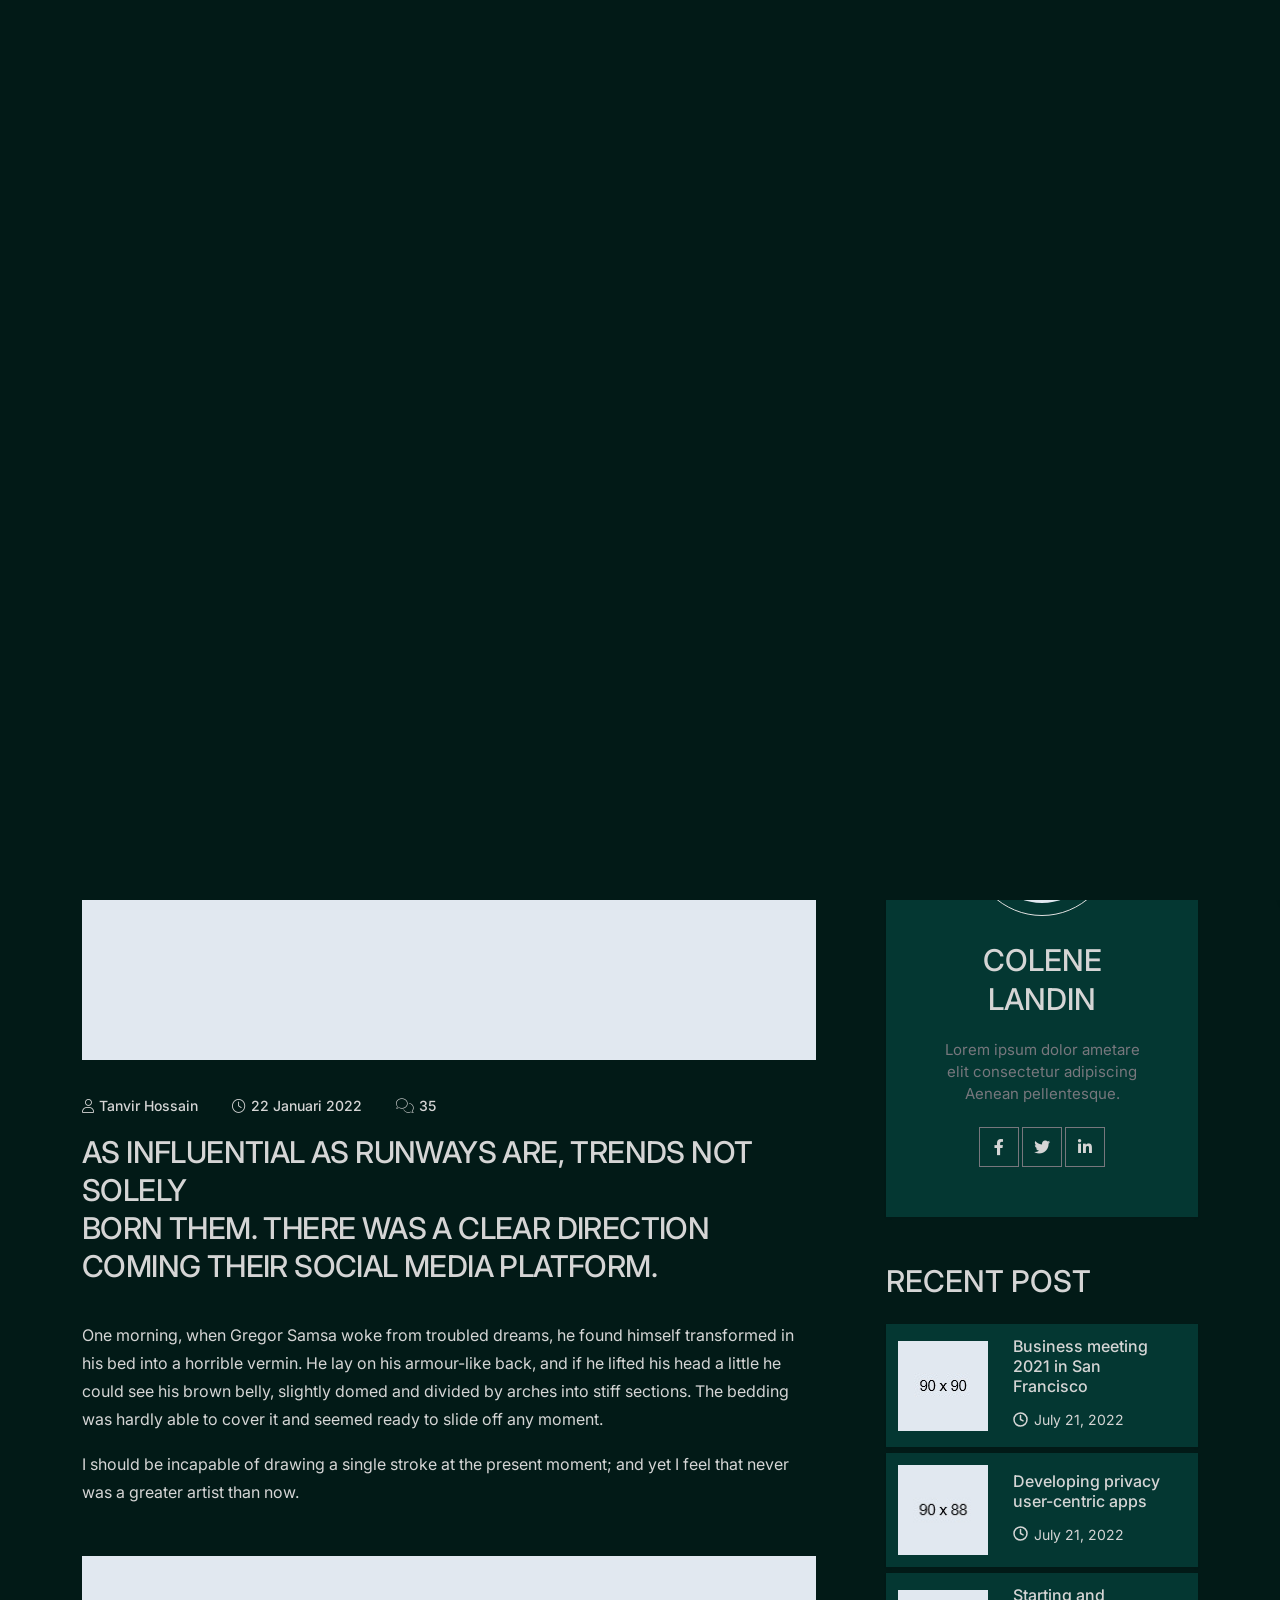
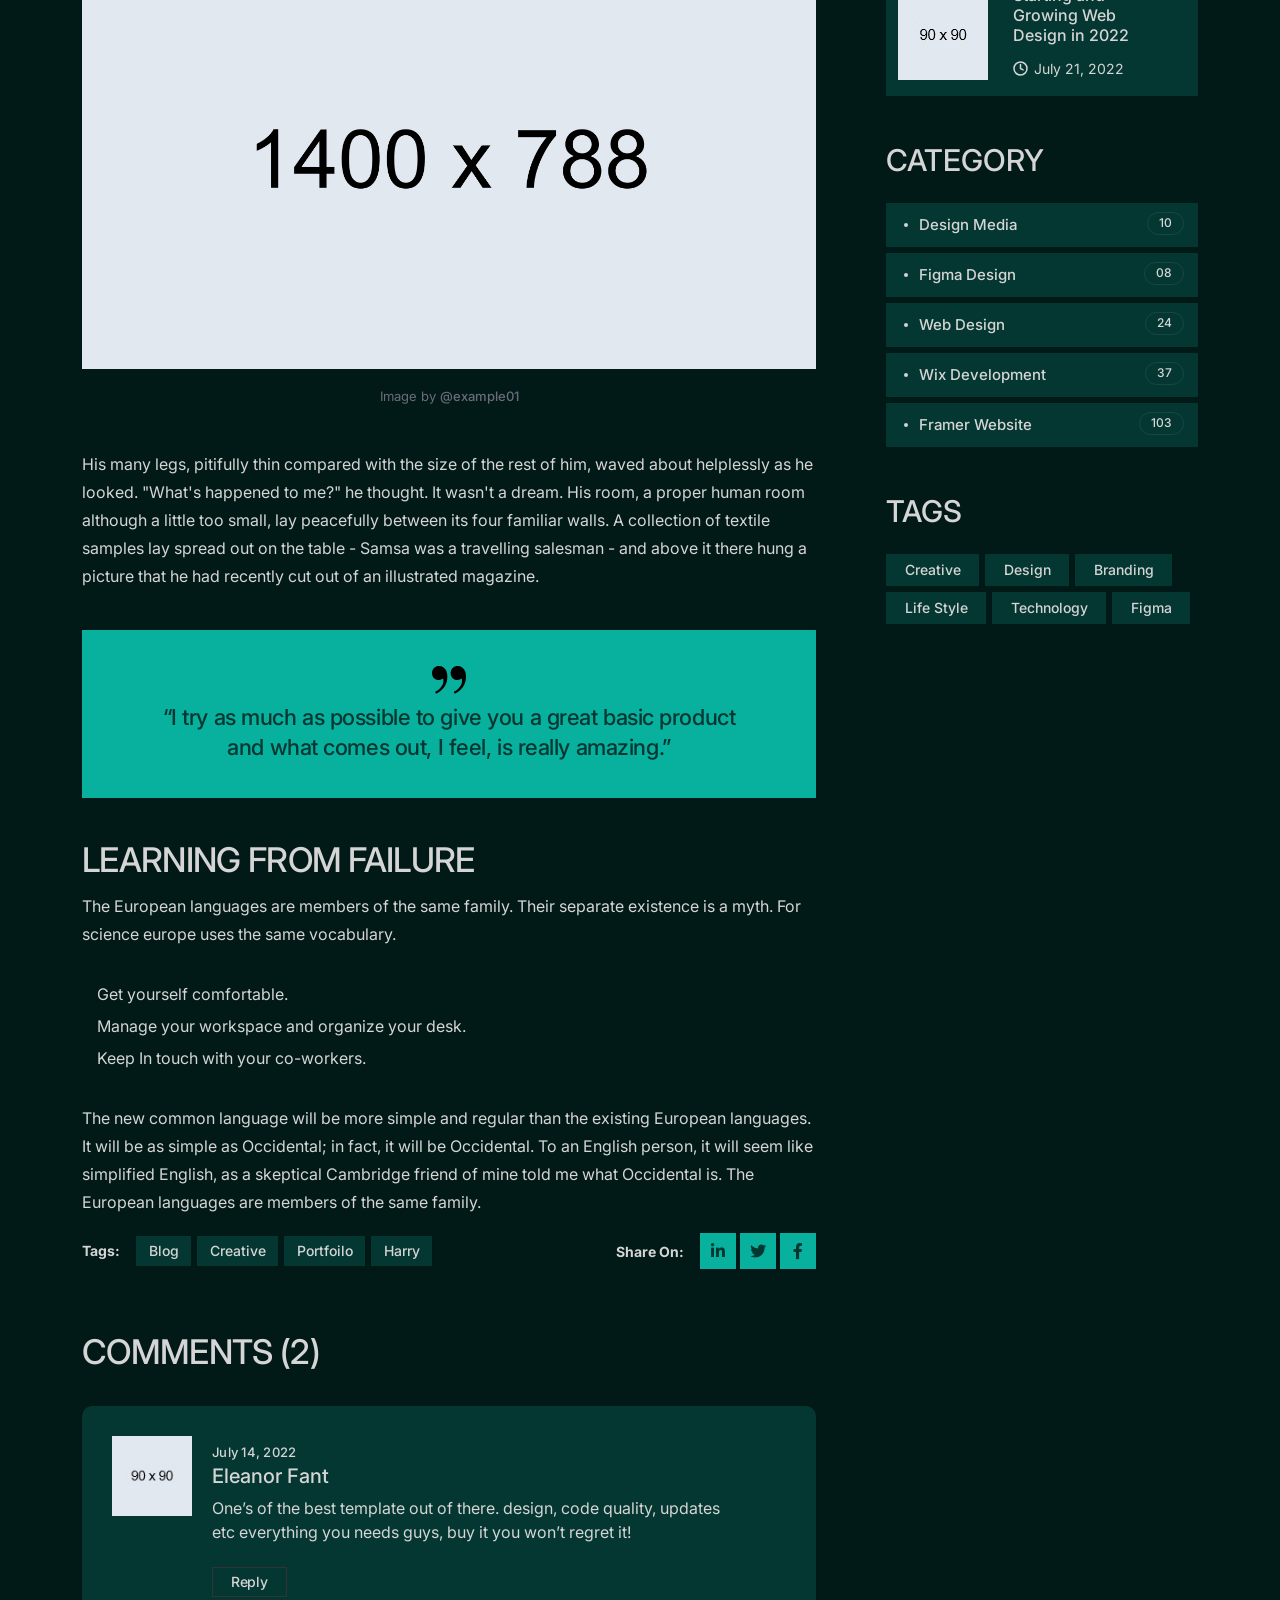
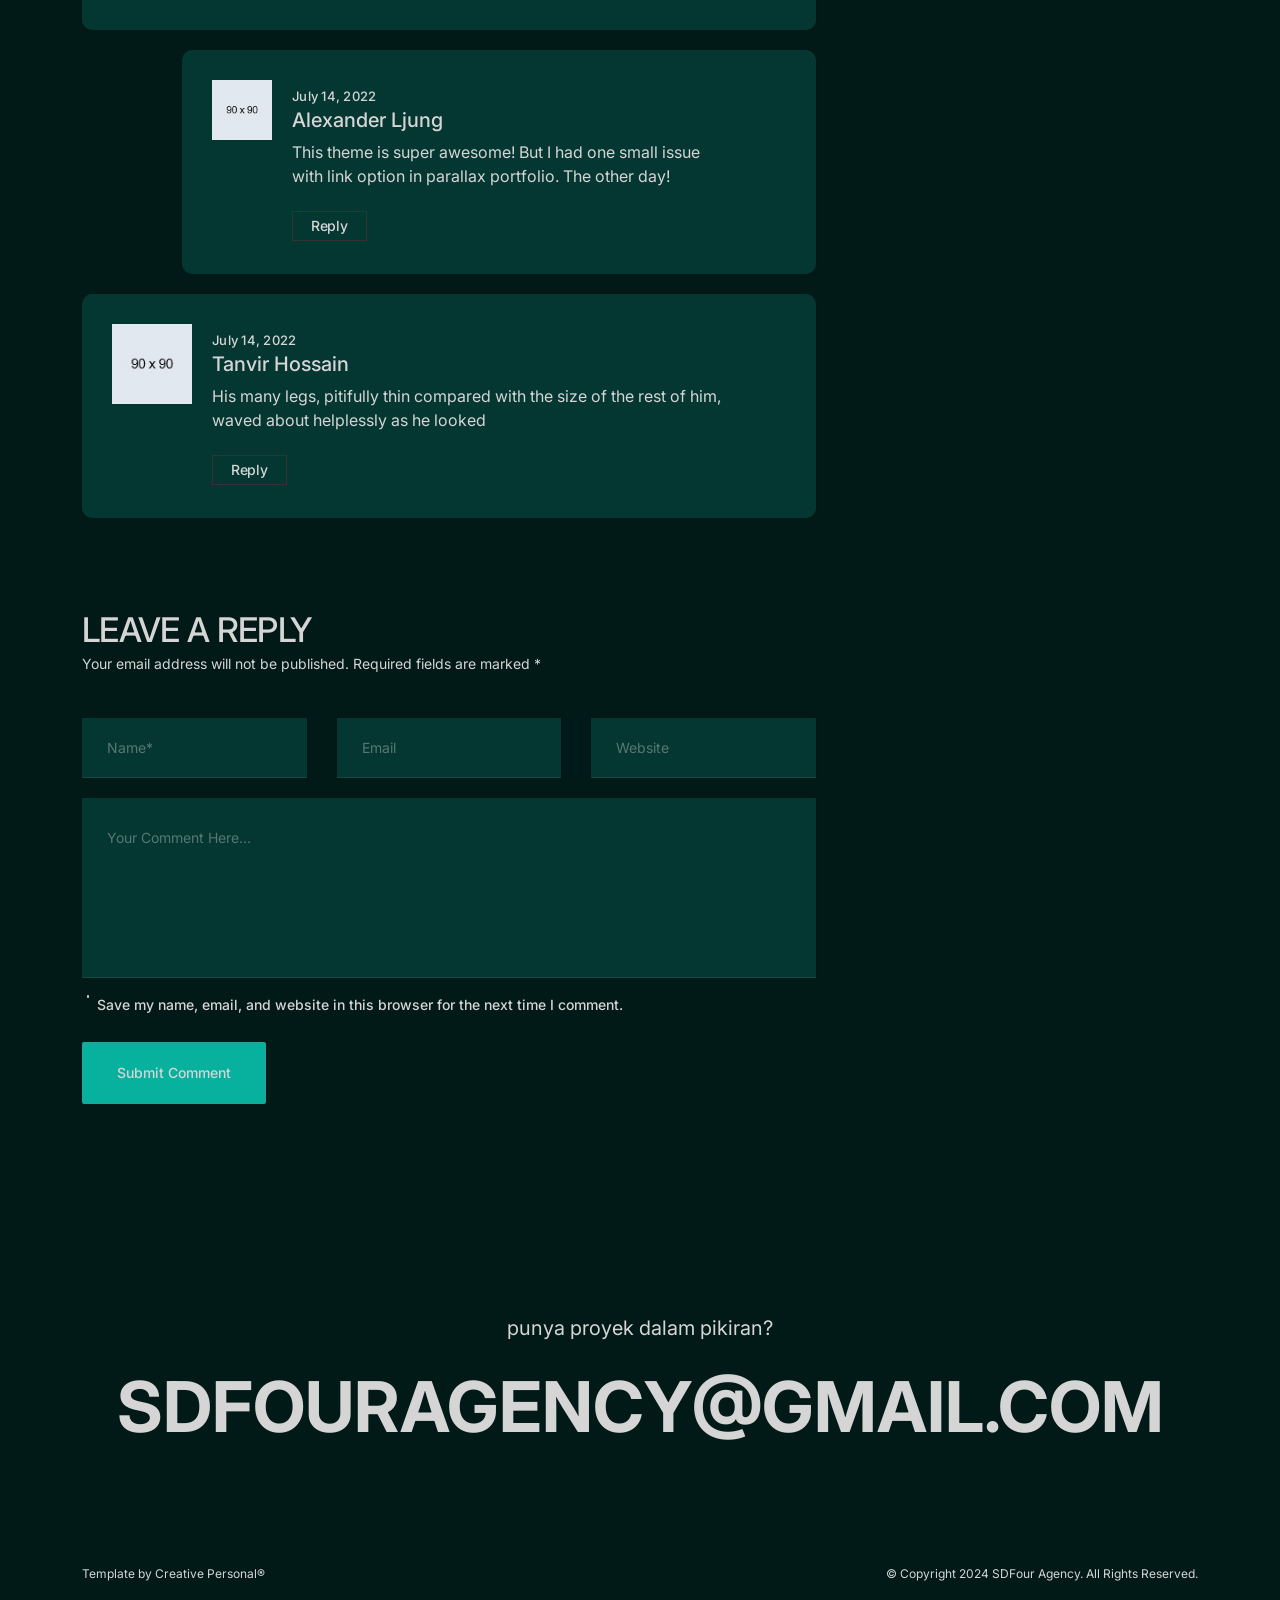
<file: blog-details.html>
<!doctype html>
<html lang="en">
  <head>
    <!-- META -->
    <meta charset="utf-8" />
    <meta http-equiv="X-UA-Compatible" content="IE=edge" />
    <meta name="viewport" content="width=device-width, initial-scale=1" />
    <meta name="description" content="Noir - Modern Portfolio Template" />
    <meta name="keywords" content="personal, portfolio new, html, one page, bootstrap, new html template, design, creative, onepage, clean, modern" />
    <meta name="author" content="Tanvir Hossain" />
    <!-- PAGE TITLE -->
    <title>Noir - Modern Portfolio Template</title>
    <link rel="icon" type="image/x-icon" href="assets/images/favicon.png" />
    <!-- ALL GOOGLE FONTS -->
    <link rel="preconnect" href="https://fonts.googleapis.com" />
    <link rel="preconnect" href="https://fonts.gstatic.com" crossorigin />
    <link href="https://fonts.googleapis.com/css2?family=Inter:ital,opsz,wght@0,14..32,100..900;1,14..32,100..900&family=Plus+Jakarta+Sans:ital,wght@0,200..800;1,200..800&display=swap" rel="stylesheet" />
    <!-- BOOTSTRAP CSS -->
    <link rel="stylesheet" href="assets/css/bootstrap.min.css" />
    <!-- FONT AWESOME CSS -->
    <link rel="stylesheet" href="assets/css/font-awesome-pro.css" />
    <!-- FONT AWESOME CSS -->
    <link rel="stylesheet" href="assets/fonts/remixicon.css" />
    <!-- MAGNIFIC CSS -->
    <link rel="stylesheet" href="assets/css/magnific-popup.css" />
    <!-- NICE SELECT CSS -->
    <link rel="stylesheet" href="assets/css/nice-select.min.css" />
    <!-- ANIMATE CSS -->
    <link rel="stylesheet" href="assets/css/animate.min.css" />
    <!-- MOBILE MENU CSS -->
    <link rel="stylesheet" href="assets/css/mobilemenu.css" />
    <link rel="stylesheet" href="assets/css/swiper-bundle.css" />
    <!-- SPACING CSS -->
    <link rel="stylesheet" href="assets/css/spacing.css" />
    <link rel="stylesheet" href="assets/css/blog.css" />
    <!-- MAIN STYLE CSS -->
    <link rel="stylesheet" href="assets/css/style.css" />
    <!-- RESPONSIVE CSS -->
    <link rel="stylesheet" href="assets/css/responsive.css" />
    <!-- HTML5 shim and Respond.js IE8 support of HTML5 elements and media queries -->
    <!-- WARNING: Respond.js doesn't work if you view the page via file:// -->
    <!--[if lt IE 9]>
      <script src="https://oss.maxcdn.com/html5shiv/3.7.2/html5shiv.min.js"></script>
      <script src="https://oss.maxcdn.com/respond/1.4.2/respond.min.js"></script>
    <![endif]-->
  </head>

  <body>
    <!-- START PRELOADER AREA-->
    <div class="preloader">
      <svg viewbox="0 0 1000 1000" preserveaspectratio="none">
        <path id="preloaderSvg" d="M0,1005S175,995,500,995s500,5,500,5V0H0Z"></path>
      </svg>
      <div class="preloader-heading">
        <div class="load-text">
          <span>L</span>
          <span>o</span>
          <span>a</span>
          <span>d</span>
          <span>i</span>
          <span>n</span>
          <span>g</span>
        </div>
      </div>
    </div>
    <!-- END PRELOADER AREA -->
    <!-- START SCROOL UP DESIGN AREA -->
    <div class="progress-wrap cursor-pointer">
      <i class="ri-arrow-up-s-line"></i>
      <svg class="progress-circle svg-content" width="100%" height="100%" viewBox="-1 -1 102 102">
        <path d="M50,1 a49,49 0 0,1 0,98 a49,49 0 0,1 0,-98" />
      </svg>
    </div>
    <!-- / END SCROOL UP DESIGN AREA -->
    <!-- START MAGIC CURSOR AND BALL AREA-->
    <div id="magic-cursor">
      <div id="ball"></div>
    </div>
    <!-- / END MAGIC CURSOR AND BALL AREA-->
    <!-- START MENU DESIGN AREA-->
    <header class="main-header">
      <div class="header-upper">
        <div class="container">
          <div class="header-inner">
            <div class="row align-items-center">
              <div class="col-xl-2 col-lg-2 col-md-6 col-6 col-sm-3">
                <div class="logo-area">
                  <div class="logo">
                    <a href="index.html"><img src="assets/images/logo.png" alt="" /></a>
                  </div>
                </div>
              </div>
              <div class="col-xl-10 col-lg-10 col-md-6 col-6 col-sm-9">
                <div class="main-menu">
                  <nav id="mobile-menu">
                    <ul class="onepage">
                      <li><a href="index.html" class="linkstyle">Beranda</a></li>
                      <li><a href="service.html" class="linkstyle">Layanan</a></li>
                      <li><a href="projects.html" class="linkstyle">Proyek</a></li>
                      <li><a href="about.html" class="linkstyle">Tentang</a></li>
                      <li><a href="contact.html" class="linkstyle">Kontak</a></li>
                      <li class="has-dropdown">
                        <a href="#" class="linkstyle">Halaman</a>
                        <ul class="sub-menu">
                          <li><a href="blog.html">Blog</a></li>
                          <li><a href="terms.html">Syarat & Ketentuan</a></li>
                          <li><a href="privacy.html">Kebijakan Privasi</a></li>
                        </ul>
                      </li>
                    </ul>
                  </nav>
                </div>
                <div class="side-menu-icon d-lg-none text-end">
                  <a href="javascript:void(0)" class="info-toggle-btn f-right sidebar-toggle-btn"><i class="fal fa-bars"></i></a>
                </div>
              </div>
            </div>
          </div>
        </div>
      </div>
    </header>
    <!-- // END MENU DESIGN AREA-->
    <!-- START MOBILE MENU DESIGN AREA-->
    <div class="sidebar__area">
      <div class="sidebar__wrapper">
        <div class="sidebar__close">
          <button class="sidebar__close-btn" id="sidebar__close-btn">
            <i class="fal fa-times"></i>
          </button>
        </div>
        <div class="sidebar__content mt-50 mb-20">
          <div class="mobile-menu fix"></div>
        </div>
      </div>
    </div>
    <div class="body-overlay"></div>
    <!-- // END MOBILE MENU DESIGN AREA-->
    <!-- START SINGLE PAGE DESIGN AREA -->
    <section class="single-page-hero-area">
      <div class="container">
        <div class="row align-items-center text-center">
          <div class="col-lg-12">
            <h2>Buat Landing Page yang Berkinerja Baik</h2>
            <div class="breadcrumb__list">
              <span><a href="#">Beranda</a></span>
              <span class="dvdr"><i class="fa-regular fa-angle-right"></i></span>
              <span>Blog</span>
              <span class="dvdr"><i class="fa-regular fa-angle-right"></i></span>
              <span>Buat Landing Page yang Berkinerja Baik</span>
            </div>
          </div>
        </div>
      </div>
    </section>
    <!-- // END SINGLE PAGE DESIGN AREA -->
    <!-- postbox details area start -->
    <section class="postbox__area">
      <div class="container">
        <div class="row">
          <div class="col-xxl-12">
            <div class="postbox__wrappers">
              <div class="postbox__mains">
                <div class="row">
                  <div class="col-lg-8">
                    <div class="postbox__main-wrapper">
                      <div class="postbox__thumb w-img mb-30">
                        <a href="blog-details.html">
                          <img src="assets/images/blog/blog2.jpg" alt="" />
                        </a>
                      </div>
                      <div class="postbox__meta">
                        <span>
                          <a href=""><i class="fa-light fa-user"></i>Tanvir Hossain</a>
                        </span>
                        <span>
                          <a href=""><i class="fa-light fa-clock"></i>22 Januari 2022</a>
                        </span>
                        <span>
                          <a href=""><i class="fa-sharp fa-thin fa-comments"></i>35</a>
                        </span>
                      </div>
                      <div class="postbox__details-content-wrapper">
                        <h3 class="postbox__details-title">
                          As influential as runways are, trends not solely <br />
                          born them. There was a clear direction coming their social media platform.
                        </h3>
                        <p>
                          One morning, when Gregor Samsa woke from troubled dreams, he found himself transformed in his bed into a horrible vermin. He lay on his armour-like back, and if he lifted his head a little he could see his brown
                          belly, slightly domed and divided by arches into stiff sections. The bedding was hardly able to cover it and seemed ready to slide off any moment.
                        </p>
                        <p>I should be incapable of drawing a single stroke at the present moment; and yet I feel that never was a greater artist than now.</p>
                        <div class="postbox__img m-img mt-50 mb-45">
                          <img src="assets/images/blog/blog1.jpg" alt="" />
                          <h5 class="postbox__img-caption">Image by <a href="#">@example01</a></h5>
                        </div>
                        <p>
                          His many legs, pitifully thin compared with the size of the rest of him, waved about helplessly as he looked. "What's happened to me?" he thought. It wasn't a dream. His room, a proper human room although a little
                          too small, lay peacefully between its four familiar walls. A collection of textile samples lay spread out on the table - Samsa was a travelling salesman - and above it there hung a picture that he had recently cut
                          out of an illustrated magazine.
                        </p>
                        <div class="postbox__quote">
                          <blockquote>
                            <div class="postbox__quote-icon">
                              <span>
                                <svg width="34" height="28" viewBox="0 0 34 28" fill="none" xmlns="http://www.w3.org/2000/svg">
                                  <path
                                    d="M25.6645 0C27.2731 0 28.5892 0.329033 29.6129 0.987098C30.6366 1.64516 31.4774 2.48602 32.1355 3.50968C32.9398 4.67957 33.4516 5.95915 33.671 7.34839C33.8903 8.73764 34 9.87097 34 10.7484C34 14.3312 33.086 17.585 31.2581 20.5097C29.4301 23.4344 26.5785 25.8108 22.7032 27.6387L21.7161 25.6645C23.9828 24.714 25.9204 23.2151 27.529 21.1677C29.2108 19.1204 30.0516 17.0366 30.0516 14.9161C30.0516 14.0387 29.9419 13.271 29.7226 12.6129C28.5527 13.5634 27.2 14.0387 25.6645 14.0387C23.7634 14.0387 22.1183 13.4172 20.729 12.1742C19.3398 10.9312 18.6452 9.21291 18.6452 7.01936C18.6452 4.97205 19.3398 3.29033 20.729 1.9742C22.1183 0.658065 23.7634 0 25.6645 0ZM7.01936 0C8.62796 0 9.94409 0.329033 10.9677 0.987098C11.9914 1.64516 12.8323 2.48602 13.4903 3.50968C14.2946 4.67957 14.8065 5.95915 15.0258 7.34839C15.2452 8.73764 15.3548 9.87097 15.3548 10.7484C15.3548 14.3312 14.4409 17.585 12.6129 20.5097C10.7849 23.4344 7.93333 25.8108 4.05806 27.6387L3.07097 25.6645C5.33763 24.714 7.27527 23.2151 8.88387 21.1677C10.5656 19.1204 11.4065 17.0366 11.4065 14.9161C11.4065 14.0387 11.2968 13.271 11.0774 12.6129C9.90753 13.5634 8.55484 14.0387 7.01936 14.0387C5.11828 14.0387 3.47312 13.4172 2.08387 12.1742C0.694624 10.9312 0 9.21291 0 7.01936C0 4.97205 0.694624 3.29033 2.08387 1.9742C3.47312 0.658065 5.11828 0 7.01936 0Z"
                                    fill="currentColor"
                                  />
                                </svg>
                              </span>
                            </div>
                            <p>“I try as much as possible to give you a great basic product and what comes out, I feel, is really amazing.”</p>
                          </blockquote>
                        </div>
                        <div class="postbox__features">
                          <h4 class="postbox__features-title">Learning from failure</h4>
                          <p>The European languages are members of the same family. Their separate existence is a myth. For science europe uses the same vocabulary.</p>
                          <ul>
                            <li>Get yourself comfortable.</li>
                            <li>Manage your workspace and organize your desk.</li>
                            <li>Keep In touch with your co-workers.</li>
                          </ul>
                        </div>
                        <p>
                          The new common language will be more simple and regular than the existing European languages. It will be as simple as Occidental; in fact, it will be Occidental. To an English person, it will seem like simplified
                          English, as a skeptical Cambridge friend of mine told me what Occidental is. The European languages are members of the same family.
                        </p>
                      </div>
                      <div class="postbox__share-wrapper mb-60">
                        <div class="row align-items-center">
                          <div class="col-xl-7">
                            <div class="tagcloud tagcloud-sm">
                              <span>Tags:</span>
                              <a href="#">Blog</a>
                              <a href="#">Creative</a>
                              <a href="#">Portfoilo</a>
                              <a href="#">Harry</a>
                            </div>
                          </div>
                          <div class="col-xl-5">
                            <div class="postbox__share text-xl-end">
                              <span>Share On:</span>
                              <a href="#"><i class="fa-brands fa-linkedin-in"></i></a>
                              <a href="#"><i class="fab fa-twitter"></i></a>
                              <a href="#"><i class="fab fa-facebook-f"></i></a>
                            </div>
                          </div>
                        </div>
                      </div>
                      <div class="postbox__comment-wrapper">
                        <div class="postbox__comment mb-95">
                          <h3 class="postbox__comment-title">Comments (2)</h3>
                          <ul>
                            <li>
                              <div class="postbox__comment-box d-sm-flex align-items-start">
                                <div class="postbox__comment-info">
                                  <div class="postbox__comment-avater">
                                    <img src="assets/images/avatar/01.jpg" alt="" />
                                  </div>
                                </div>
                                <div class="postbox__comment-text">
                                  <div class="postbox__comment-name">
                                    <span class="post-meta"> July 14, 2022</span>
                                    <h5><a href="#">Eleanor Fant</a></h5>
                                  </div>
                                  <p>One’s of the best template out of there. design, code quality, updates etc everything you needs guys, buy it you won’t regret it!</p>
                                  <div class="postbox__comment-reply">
                                    <a href="#">Reply</a>
                                  </div>
                                </div>
                              </div>
                              <ul class="children">
                                <li>
                                  <div class="postbox__comment-box d-sm-flex align-items-start">
                                    <div class="postbox__comment-info">
                                      <div class="postbox__comment-avater">
                                        <img src="assets/images/avatar/02.jpg" alt="" />
                                      </div>
                                    </div>
                                    <div class="postbox__comment-text">
                                      <div class="postbox__comment-name">
                                        <span class="post-meta"> July 14, 2022</span>
                                        <h5><a href="#">Alexander Ljung</a></h5>
                                      </div>
                                      <p>This theme is super awesome! But I had one small issue with link option in parallax portfolio. The other day!</p>
                                      <div class="postbox__comment-reply">
                                        <a href="#">Reply</a>
                                      </div>
                                    </div>
                                  </div>
                                </li>
                              </ul>
                            </li>
                            <li>
                              <div class="postbox__comment-box d-sm-flex align-items-start">
                                <div class="postbox__comment-info">
                                  <div class="postbox__comment-avater">
                                    <img src="assets/images/avatar/01.jpg" alt="" />
                                  </div>
                                </div>
                                <div class="postbox__comment-text">
                                  <div class="postbox__comment-name">
                                    <span class="post-meta"> July 14, 2022</span>
                                    <h5><a href="#">Tanvir Hossain</a></h5>
                                  </div>
                                  <p>His many legs, pitifully thin compared with the size of the rest of him, waved about helplessly as he looked</p>
                                  <div class="postbox__comment-reply">
                                    <a href="#">Reply</a>
                                  </div>
                                </div>
                              </div>
                            </li>
                          </ul>
                        </div>
                        <div class="postbox__comment-form">
                          <h3 class="postbox__comment-form-title">Leave A Reply</h3>
                          <p>Your email address will not be published. Required fields are marked *</p>
                          <form action="#">
                            <div class="row">
                              <div class="col-xxl-4 col-xl-4 col-lg-6 col-md-6">
                                <div class="postbox__comment-input">
                                  <input type="text" placeholder="Name*" />
                                </div>
                              </div>
                              <div class="col-xxl-4 col-xl-4 col-lg-6 col-md-6">
                                <div class="postbox__comment-input">
                                  <input type="email" placeholder="Email" />
                                </div>
                              </div>
                              <div class="col-xxl-4 col-xl-4 col-lg-12">
                                <div class="postbox__comment-input">
                                  <input type="text" placeholder="Website" />
                                </div>
                              </div>
                              <div class="col-xxl-12">
                                <div class="postbox__comment-input">
                                  <textarea placeholder="Your Comment Here..."></textarea>
                                </div>
                              </div>
                              <div class="col-xxl-12">
                                <div class="postbox__comment-agree d-flex align-items-start mb-25">
                                  <input class="e-check-input" type="checkbox" id="e-agree" />
                                  <label class="e-check-label" for="e-agree">Save my name, email, and website in this browser for the next time I comment.</label>
                                </div>
                              </div>
                              <div class="col-xxl-12">
                                <div class="postbox__comment-btn">
                                  <button type="submit" class="theme-btn">Submit Comment</button>
                                </div>
                              </div>
                            </div>
                          </form>
                        </div>
                      </div>
                    </div>
                  </div>
                  <div class="col-xxl-4 col-lg-4">
                    <div class="blog_sidebar__wrapper pl-40">
                      <div class="sidebar__widget mb-20">
                        <div class="sidebar__widget-content">
                          <div class="sidebar__search">
                            <form action="#">
                              <div class="sidebar__search-input">
                                <input type="text" placeholder="Enter your keywords..." />
                                <button type="submit">
                                  <svg width="20" height="20" viewBox="0 0 20 20" fill="none" xmlns="http://www.w3.org/2000/svg">
                                    <path
                                      d="M9.55 18.1C14.272 18.1 18.1 14.272 18.1 9.55C18.1 4.82797 14.272 1 9.55 1C4.82797 1 1 4.82797 1 9.55C1 14.272 4.82797 18.1 9.55 18.1Z"
                                      stroke="currentColor"
                                      stroke-width="1.5"
                                      stroke-linecap="round"
                                      stroke-linejoin="round"
                                    />
                                    <path d="M19.0002 19.0002L17.2002 17.2002" stroke="currentColor" stroke-width="1.5" stroke-linecap="round" stroke-linejoin="round" />
                                  </svg>
                                </button>
                              </div>
                            </form>
                          </div>
                        </div>
                      </div>
                      <div class="sidebar__widget mb-45">
                        <div class="sidebar__widget-content">
                          <div class="sidebar__author">
                            <div class="sidebar__author-thumb">
                              <img src="assets/images/blog/author.jpg" alt="" />
                            </div>
                            <div class="sidebar__author-content">
                              <h3 class="sidebar__author-title">Colene Landin</h3>
                              <p>Lorem ipsum dolor ametare elit consectetur adipiscing Aenean pellentesque.</p>
                              <div class="sidebar__author-social d-flex align-items-center justify-content-center">
                                <a href="#"><i class="fa-brands fa-facebook-f"></i></a>
                                <a href="#"><i class="fa-brands fa-twitter"></i></a>
                                <a href="#"><i class="fa-brands fa-linkedin-in"></i></a>
                              </div>
                            </div>
                          </div>
                        </div>
                      </div>
                      <div class="sidebar__widget mb-45">
                        <h3 class="sidebar__widget-title">Recent Post</h3>
                        <div class="sidebar__widget-content">
                          <div class="sidebar__post">
                            <div class="rc__post d-flex align-items-center">
                              <div class="rc__post-thumb">
                                <a href="blog-details.html"><img src="assets/images/blog/blog-sm-1.jpg" alt="" /></a>
                              </div>
                              <div class="rc__post-content">
                                <h3 class="rc__post-title">
                                  <a href="blog-details.html">Business meeting 2021 in San Francisco</a>
                                </h3>
                                <div class="rc__meta">
                                  <span>
                                    <svg width="15" height="15" viewBox="0 0 15 15" fill="none" xmlns="http://www.w3.org/2000/svg">
                                      <path
                                        d="M7.5 14C11.0899 14 14 11.0899 14 7.5C14 3.91015 11.0899 1 7.5 1C3.91015 1 1 3.91015 1 7.5C1 11.0899 3.91015 14 7.5 14Z"
                                        stroke="currentColor"
                                        stroke-width="1.5"
                                        stroke-linecap="round"
                                        stroke-linejoin="round"
                                      />
                                      <path d="M7.5 3.59961V7.49961L10.1 8.79961" stroke="currentColor" stroke-width="1.5" stroke-linecap="round" stroke-linejoin="round" /></svg
                                    >July 21, 2022
                                  </span>
                                </div>
                              </div>
                            </div>
                            <div class="rc__post d-flex align-items-center">
                              <div class="rc__post-thumb">
                                <a href="blog-details.html"><img src="assets/images/blog/blog-sm-2.jpg" alt="" /></a>
                              </div>
                              <div class="rc__post-content">
                                <h3 class="rc__post-title">
                                  <a href="blog-details.html">Developing privacy user-centric apps</a>
                                </h3>
                                <div class="rc__meta">
                                  <span>
                                    <svg width="15" height="15" viewBox="0 0 15 15" fill="none" xmlns="http://www.w3.org/2000/svg">
                                      <path
                                        d="M7.5 14C11.0899 14 14 11.0899 14 7.5C14 3.91015 11.0899 1 7.5 1C3.91015 1 1 3.91015 1 7.5C1 11.0899 3.91015 14 7.5 14Z"
                                        stroke="currentColor"
                                        stroke-width="1.5"
                                        stroke-linecap="round"
                                        stroke-linejoin="round"
                                      />
                                      <path d="M7.5 3.59961V7.49961L10.1 8.79961" stroke="currentColor" stroke-width="1.5" stroke-linecap="round" stroke-linejoin="round" /></svg
                                    >July 21, 2022
                                  </span>
                                </div>
                              </div>
                            </div>
                            <div class="rc__post d-flex align-items-center">
                              <div class="rc__post-thumb">
                                <a href="blog-details.html"><img src="assets/images/blog/blog-sm-3.jpg" alt="" /></a>
                              </div>
                              <div class="rc__post-content">
                                <h3 class="rc__post-title">
                                  <a href="blog-details.html">Starting and Growing Web Design in 2022</a>
                                </h3>
                                <div class="rc__meta">
                                  <span>
                                    <svg width="15" height="15" viewBox="0 0 15 15" fill="none" xmlns="http://www.w3.org/2000/svg">
                                      <path
                                        d="M7.5 14C11.0899 14 14 11.0899 14 7.5C14 3.91015 11.0899 1 7.5 1C3.91015 1 1 3.91015 1 7.5C1 11.0899 3.91015 14 7.5 14Z"
                                        stroke="currentColor"
                                        stroke-width="1.5"
                                        stroke-linecap="round"
                                        stroke-linejoin="round"
                                      />
                                      <path d="M7.5 3.59961V7.49961L10.1 8.79961" stroke="currentColor" stroke-width="1.5" stroke-linecap="round" stroke-linejoin="round" /></svg
                                    >July 21, 2022
                                  </span>
                                </div>
                              </div>
                            </div>
                          </div>
                        </div>
                      </div>
                      <div class="sidebar__widget mb-45">
                        <h3 class="sidebar__widget-title">Category</h3>
                        <div class="sidebar__widget-content">
                          <ul>
                            <li>
                              <a href="blog.html">Design Media <span>10</span></a>
                            </li>
                            <li>
                              <a href="blog.html">Figma Design <span>08</span></a>
                            </li>
                            <li>
                              <a href="blog.html">Web Design <span>24</span></a>
                            </li>
                            <li>
                              <a href="blog.html">Wix Development <span>37</span></a>
                            </li>
                            <li>
                              <a href="blog.html">Framer Website <span>103</span></a>
                            </li>
                          </ul>
                        </div>
                      </div>
                      <div class="sidebar__widget mb-40">
                        <h3 class="sidebar__widget-title">Tags</h3>
                        <div class="sidebar__widget-content">
                          <div class="tagcloud">
                            <a href="#">Creative</a>
                            <a href="#">Design</a>
                            <a href="#">Branding</a>
                            <a href="#">Life Style</a>
                            <a href="#">Technology</a>
                            <a href="#">Figma</a>
                          </div>
                        </div>
                      </div>
                    </div>
                  </div>
                </div>
              </div>
            </div>
          </div>
        </div>
      </div>
    </section>
    <!-- postbox details area end -->
    <!-- START FOOTER DESIGN AREA -->
    <footer class="main-footer">
      <div class="container">
        <div class="row">
          <div class="col-lg-12">
            <div class="footer-top">
              <p>punya proyek dalam pikiran?</p>
              <h2><a href="mailto:Sdfouragency@gmail.com">Sdfouragency@gmail.com</a></h2>
            </div>
          </div>
        </div>
        <div class="row">
          <div class="col-lg-6 col-sm-6">
            <p class="copy-left-text">Template by <a href="https://themeforest.net/user/creativepersonal/portfolio">Creative Personal®</a></p>
          </div>
          <div class="col-lg-6 col-sm-6">
            <p class="copy-right-text">&copy; Copyright 2024 SDFour Agency. All Rights Reserved.</p>
          </div>
        </div>
      </div>
    </footer>
    <!-- / END FOOTER DESIGN AREA -->
    <!-- JQUERY JS -->
    <script src="assets/js/jquery-3.6.0.min.js"></script>
    <!-- BOOTSTRAP JS-->
    <script src="assets/js/bootstrap.min.js"></script>
    <!-- APPEAR JS -->
    <script src="assets/js/appear.min.js"></script>
    <!-- MAGNIFICANT JS -->
    <script src="assets/js/jquery.magnific-popup.min.js"></script>
    <!-- MOBILE MENU JS-->
    <script src="assets/js/mobilemenu.js"></script>
    <!-- GSAP AND LOCOMOTIV JS-->
    <script src="assets/js/gsap.min.js"></script>
    <script src="assets/js/ScrollTrigger.min.js"></script>
    <script src="assets/js/lenis.js"></script>
    <!-- SWIPPER JS-->
    <script src="assets/js/swiper-bundle.js"></script>
    <!-- NICE SELECT JS-->
    <script src="assets/js/jquery.nice-select.min.js"></script>
    <!-- IMAGE LOADER JS-->
    <script src="assets/js/imagesloaded.pkgd.min.js"></script>
    <!-- ISOTOPE JS-->
    <script src="assets/js/isotope.pkgd.min.js"></script>
    <!--  WOW ANIMATION JS-->
    <script src="assets/js/wow.min.js"></script>
    <!-- SCRIPT JS-->
    <script src="assets/js/script.js"></script>
  </body>
</html>
</file>
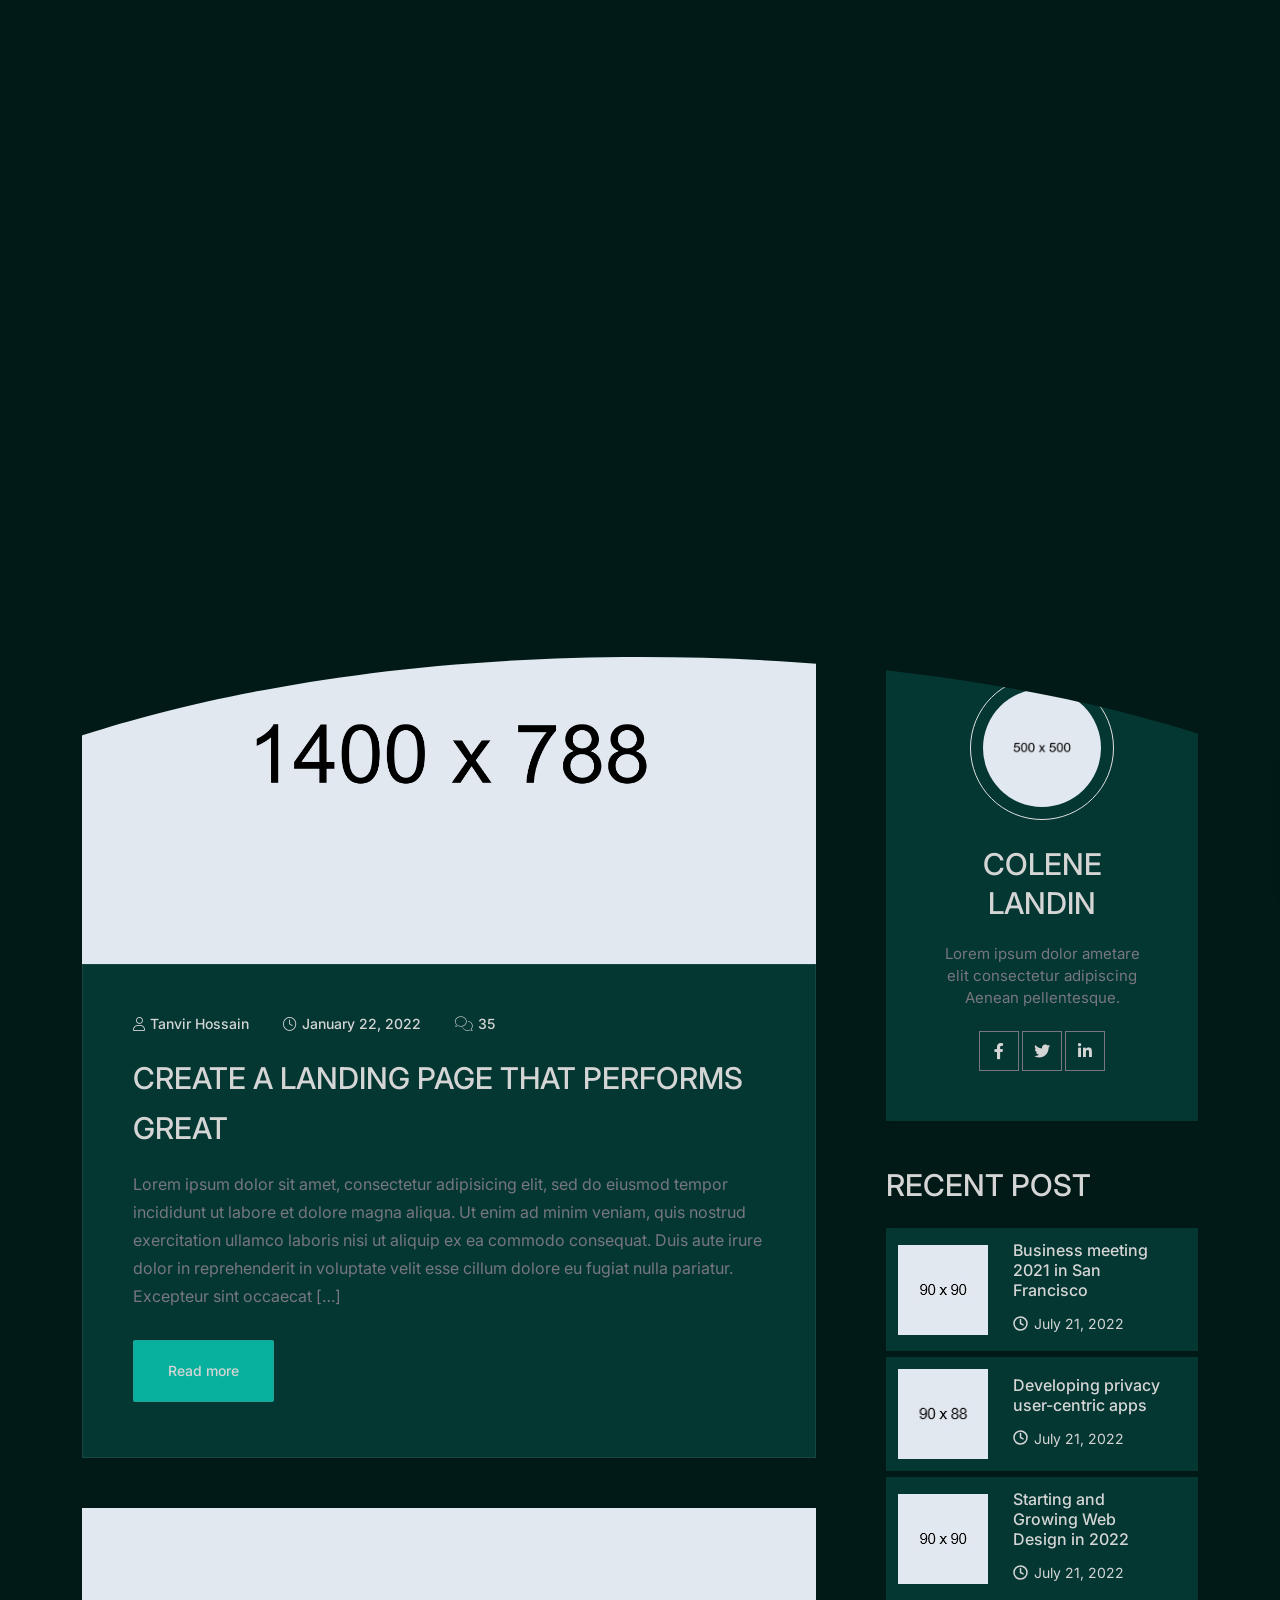
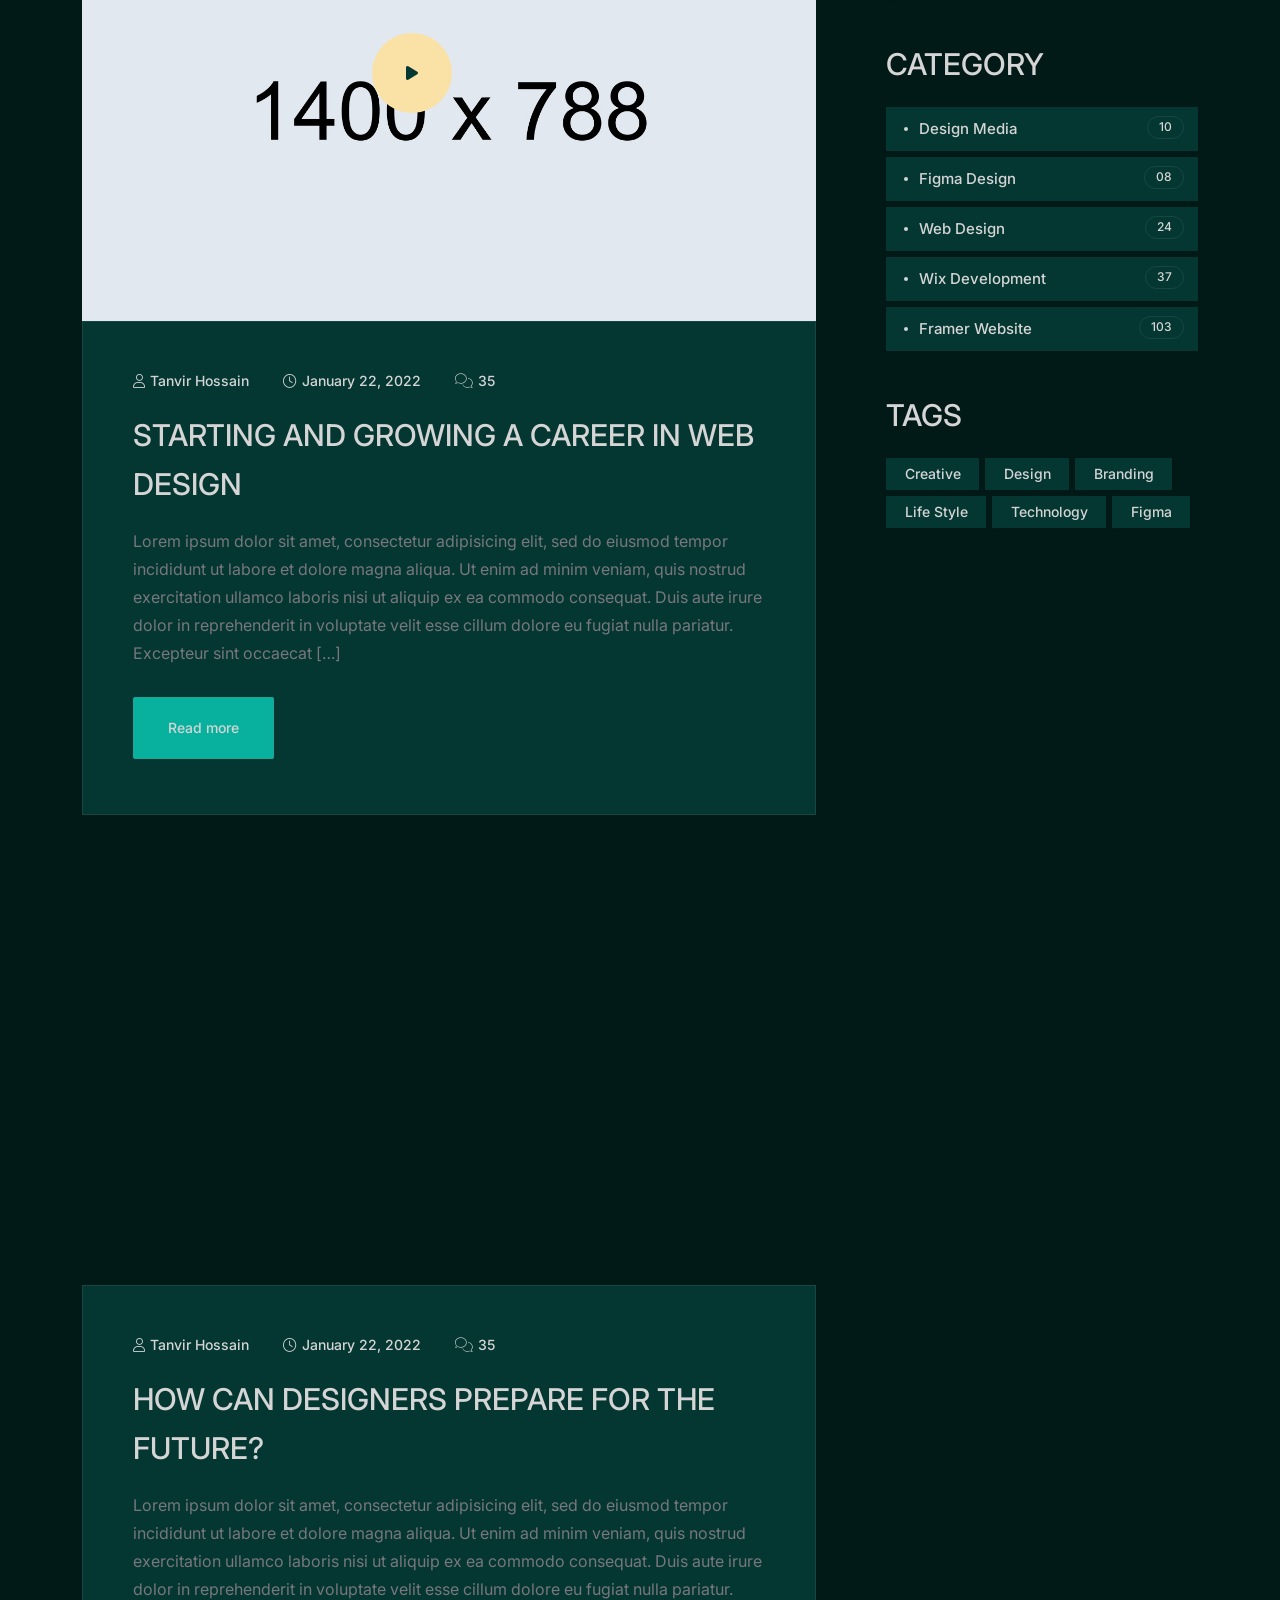
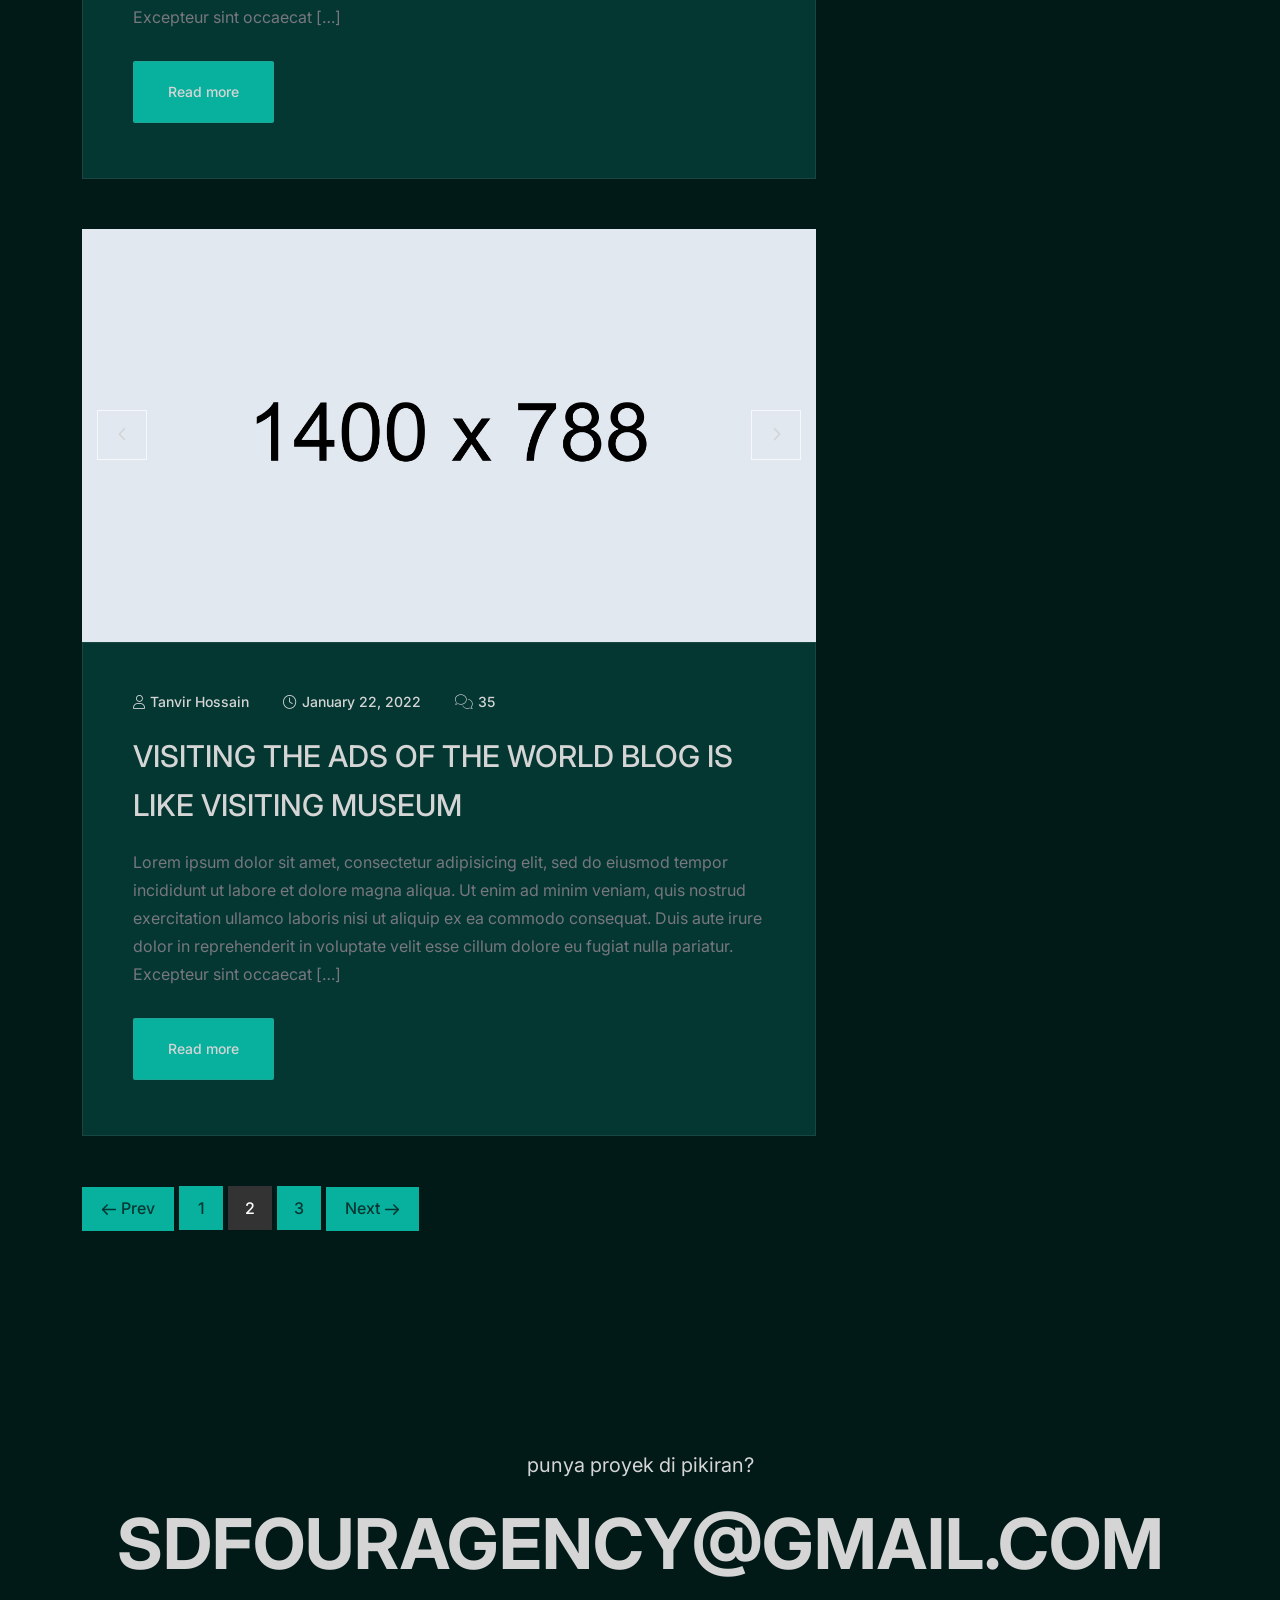
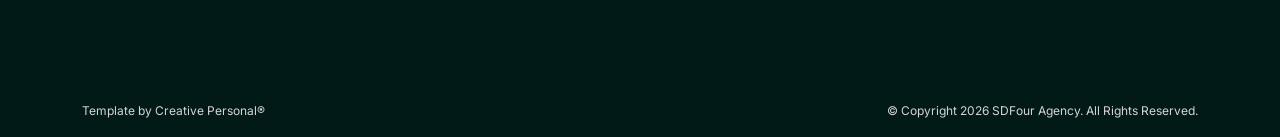
<file: blog.html>
<!doctype html>
<html lang="en">
  <head>
    <!-- META -->
    <meta charset="utf-8" />
    <meta http-equiv="X-UA-Compatible" content="IE=edge" />
    <meta name="viewport" content="width=device-width, initial-scale=1" />
    <meta name="description" content="Noir - Modern Portfolio Template" />
    <meta name="keywords" content="personal, portfolio new, html, one page, bootstrap, new html template, design, creative, onepage, clean, modern" />
    <meta name="author" content="Tanvir Hossain" />
    <!-- PAGE TITLE -->
    <title>SDFour Agency</title>
    <link rel="icon" type="image/x-icon" href="assets/images/favicon.png" />
    <!-- ALL GOOGLE FONTS -->
    <link rel="preconnect" href="https://fonts.googleapis.com" />
    <link rel="preconnect" href="https://fonts.gstatic.com" crossorigin />
    <link href="https://fonts.googleapis.com/css2?family=Inter:ital,opsz,wght@0,14..32,100..900;1,14..32,100..900&family=Plus+Jakarta+Sans:ital,wght@0,200..800;1,200..800&display=swap" rel="stylesheet" />
    <!-- BOOTSTRAP CSS -->
    <link rel="stylesheet" href="assets/css/bootstrap.min.css" />
    <!-- FONT AWESOME CSS -->
    <link rel="stylesheet" href="assets/css/font-awesome-pro.css" />
    <!-- FONT AWESOME CSS -->
    <link rel="stylesheet" href="assets/fonts/remixicon.css" />
    <!-- MAGNIFIC CSS -->
    <link rel="stylesheet" href="assets/css/magnific-popup.css" />
    <!-- NICE SELECT CSS -->
    <link rel="stylesheet" href="assets/css/nice-select.min.css" />
    <!-- ANIMATE CSS -->
    <link rel="stylesheet" href="assets/css/animate.min.css" />
    <!-- MOBILE MENU CSS -->
    <link rel="stylesheet" href="assets/css/mobilemenu.css" />
    <link rel="stylesheet" href="assets/css/swiper-bundle.css" />
    <!-- SPACING CSS -->
    <link rel="stylesheet" href="assets/css/spacing.css" />
    <link rel="stylesheet" href="assets/css/blog.css" />
    <!-- MAIN STYLE CSS -->
    <link rel="stylesheet" href="assets/css/style.css" />
    <!-- RESPONSIVE CSS -->
    <link rel="stylesheet" href="assets/css/responsive.css" />
    <!-- HTML5 shim and Respond.js IE8 support of HTML5 elements and media queries -->
    <!-- WARNING: Respond.js doesn't work if you view the page via file:// -->
    <!--[if lt IE 9]>
      <script src="https://oss.maxcdn.com/html5shiv/3.7.2/html5shiv.min.js"></script>
      <script src="https://oss.maxcdn.com/respond/1.4.2/respond.min.js"></script>
    <![endif]-->
  </head>

  <body>
    <!-- START PRELOADER AREA-->
    <div class="preloader">
      <svg viewbox="0 0 1000 1000" preserveaspectratio="none">
        <path id="preloaderSvg" d="M0,1005S175,995,500,995s500,5,500,5V0H0Z"></path>
      </svg>
      <div class="preloader-heading">
        <div class="load-text">
          <span>L</span>
          <span>o</span>
          <span>a</span>
          <span>d</span>
          <span>i</span>
          <span>n</span>
          <span>g</span>
        </div>
      </div>
    </div>
    <!-- END PRELOADER AREA -->
    <!-- START SCROOL UP DESIGN AREA -->
    <div class="progress-wrap cursor-pointer">
      <i class="ri-arrow-up-s-line"></i>
      <svg class="progress-circle svg-content" width="100%" height="100%" viewBox="-1 -1 102 102">
        <path d="M50,1 a49,49 0 0,1 0,98 a49,49 0 0,1 0,-98" />
      </svg>
    </div>
    <!-- / END SCROOL UP DESIGN AREA -->
    <!-- START MAGIC CURSOR AND BALL AREA-->
    <div id="magic-cursor">
      <div id="ball"></div>
    </div>
    <!-- / END MAGIC CURSOR AND BALL AREA-->
    <!-- START MENU DESIGN AREA-->
    <header class="main-header">
      <div class="header-upper">
        <div class="container">
          <div class="header-inner">
            <div class="row align-items-center">
              <div class="col-xl-2 col-lg-2 col-md-6 col-6 col-sm-3">
                <div class="logo-area">
                  <div class="logo">
                    <a href="index.html"><img src="assets/images/logo.png" alt="" /></a>
                  </div>
                </div>
              </div>
              <div class="col-xl-10 col-lg-10 col-md-6 col-6 col-sm-9">
                <div class="main-menu">
                  <nav id="mobile-menu">
                    <ul class="onepage">
                      <li><a href="index.html" class="linkstyle">Beranda</a></li>
                      <li><a href="service.html" class="linkstyle">Layanan</a></li>
                      <li><a href="projects.html" class="linkstyle">Proyek</a></li>
                      <li><a href="about.html" class="linkstyle">Tentang</a></li>
                      <li><a href="contact.html" class="linkstyle">Kontak</a></li>
                      <li class="has-dropdown">
                        <a href="#" class="linkstyle">Halaman</a>
                        <ul class="sub-menu">
                          <li><a href="blog.html">Blog</a></li>
                          <li><a href="terms.html">Syarat & Ketentuan</a></li>
                          <li><a href="privacy.html">Kebijakan Privasi</a></li>
                        </ul>
                      </li>
                    </ul>
                  </nav>
                </div>
                <div class="side-menu-icon d-lg-none text-end">
                  <a href="javascript:void(0)" class="info-toggle-btn f-right sidebar-toggle-btn"><i class="fal fa-bars"></i></a>
                </div>
              </div>
            </div>
          </div>
        </div>
      </div>
    </header>
    <!-- // END MENU DESIGN AREA-->
    <!-- START MOBILE MENU DESIGN AREA-->
    <div class="sidebar__area">
      <div class="sidebar__wrapper">
        <div class="sidebar__close">
          <button class="sidebar__close-btn" id="sidebar__close-btn">
            <i class="fal fa-times"></i>
          </button>
        </div>
        <div class="sidebar__content mt-50 mb-20">
          <div class="mobile-menu fix"></div>
        </div>
      </div>
    </div>
    <div class="body-overlay"></div>
    <!-- // END MOBILE MENU DESIGN AREA-->
    <!-- START SINGLE PAGE DESIGN AREA -->
    <section class="single-page-hero-area">
      <div class="container">
        <div class="row align-items-center text-center">
          <div class="col-lg-12">
            <h2>Blog</h2>
            <div class="breadcrumb__list">
              <span><a href="#">Beranda</a></span>
              <span class="dvdr"><i class="fa-regular fa-angle-right"></i></span>
              <span>Blog</span>
            </div>
          </div>
        </div>
      </div>
    </section>
    <!-- // END SINGLE PAGE DESIGN AREA -->
    <!-- postbox area start -->
    <section class="blog-page-area">
      <div class="container">
        <div class="row">
          <div class="col-xxl-8 col-lg-8">
            <div class="postbox__wrapper">
              <article class="postbox__item format-image mb-50 transition-3">
                <div class="postbox__thumb w-img">
                  <a href="blog-details.html">
                    <img src="assets/images/blog/blog1.jpg" alt="" />
                  </a>
                </div>
                <div class="postbox__content">
                  <div class="postbox__meta">
                    <span>
                      <a href=""><i class="fa-light fa-user"></i>Tanvir Hossain</a>
                    </span>
                    <span>
                      <a href=""><i class="fa-light fa-clock"></i>January 22, 2022</a>
                    </span>
                    <span>
                      <a href=""><i class="fa-sharp fa-thin fa-comments"></i>35</a>
                    </span>
                  </div>
                  <h3 class="postbox__title">
                    <a href="blog-details.html">Create a Landing Page That Performs Great</a>
                  </h3>
                  <div class="postbox__text">
                    <p>
                      Lorem ipsum dolor sit amet, consectetur adipisicing elit, sed do eiusmod tempor incididunt ut labore et dolore magna aliqua. Ut enim ad minim veniam, quis nostrud exercitation ullamco laboris nisi ut aliquip ex ea
                      commodo consequat. Duis aute irure dolor in reprehenderit in voluptate velit esse cillum dolore eu fugiat nulla pariatur. Excepteur sint occaecat […]
                    </p>
                  </div>
                  <div class="postbox__read-more">
                    <a href="blog-details.html" class="theme-btn">Read more</a>
                  </div>
                </div>
              </article>
              <article class="postbox__item format-video mb-50 transition-3">
                <div class="postbox__thumb postbox__video w-img p-relative">
                  <a href="blog-details.html">
                    <img src="assets/images/blog/blog2.jpg" alt="" />
                  </a>
                  <a href="https://youtu.be/-WRZI63emjs" class="play-btn pulse-btn popup-video"><i class="fas fa-play"></i></a>
                </div>
                <div class="postbox__content">
                  <div class="postbox__meta">
                    <span>
                      <a href=""><i class="fa-light fa-user"></i>Tanvir Hossain</a>
                    </span>
                    <span>
                      <a href=""><i class="fa-light fa-clock"></i>January 22, 2022</a>
                    </span>
                    <span>
                      <a href=""><i class="fa-sharp fa-thin fa-comments"></i>35</a>
                    </span>
                  </div>
                  <h3 class="postbox__title">
                    <a href="blog-details.html">Starting and Growing a Career in Web Design</a>
                  </h3>
                  <div class="postbox__text">
                    <p>
                      Lorem ipsum dolor sit amet, consectetur adipisicing elit, sed do eiusmod tempor incididunt ut labore et dolore magna aliqua. Ut enim ad minim veniam, quis nostrud exercitation ullamco laboris nisi ut aliquip ex ea
                      commodo consequat. Duis aute irure dolor in reprehenderit in voluptate velit esse cillum dolore eu fugiat nulla pariatur. Excepteur sint occaecat […]
                    </p>
                  </div>
                  <div class="postbox__read-more">
                    <a href="blog-details.html" class="theme-btn">Read more</a>
                  </div>
                </div>
              </article>
              <article class="postbox__item format-audio mb-50 transition-3">
                <div class="postbox__thumb postbox__audio w-img p-relative">
                  <iframe
                    allow="autoplay"
                    src="https://w.soundcloud.com/player/?url=https%3A//api.soundcloud.com/tracks/316547873&color=%23ff5500&auto_play=false&hide_related=false&show_comments=true&show_user=true&show_reposts=false&show_teaser=true&visual=true"
                  ></iframe>
                </div>
                <div class="postbox__content">
                  <div class="postbox__meta">
                    <span>
                      <a href=""><i class="fa-light fa-user"></i>Tanvir Hossain</a>
                    </span>
                    <span>
                      <a href=""><i class="fa-light fa-clock"></i>January 22, 2022</a>
                    </span>
                    <span>
                      <a href=""><i class="fa-sharp fa-thin fa-comments"></i>35</a>
                    </span>
                  </div>
                  <h3 class="postbox__title">
                    <a href="blog-details.html">How Can Designers Prepare for the Future?</a>
                  </h3>
                  <div class="postbox__text">
                    <p>
                      Lorem ipsum dolor sit amet, consectetur adipisicing elit, sed do eiusmod tempor incididunt ut labore et dolore magna aliqua. Ut enim ad minim veniam, quis nostrud exercitation ullamco laboris nisi ut aliquip ex ea
                      commodo consequat. Duis aute irure dolor in reprehenderit in voluptate velit esse cillum dolore eu fugiat nulla pariatur. Excepteur sint occaecat […]
                    </p>
                  </div>
                  <div class="postbox__read-more">
                    <a href="blog-details.html" class="theme-btn">Read more</a>
                  </div>
                </div>
              </article>
              <article class="postbox__item format-image mb-50 transition-3">
                <div class="postbox__thumb postbox__slider swiper-container w-img p-relative">
                  <div class="swiper-wrapper">
                    <div class="postbox__slider-item swiper-slide">
                      <img src="assets/images/blog/blog1.jpg" alt="" />
                    </div>
                    <div class="postbox__slider-item swiper-slide">
                      <img src="assets/images/blog/blog2.jpg" alt="" />
                    </div>
                    <div class="postbox__slider-item swiper-slide">
                      <img src="assets/images/blog/blog3.jpg" alt="" />
                    </div>
                  </div>
                  <div class="postbox__nav">
                    <button class="postbox-slider-button-next"><i class="fa-regular fa-angle-right"></i></button>
                    <button class="postbox-slider-button-prev"><i class="fa-regular fa-angle-left"></i></button>
                  </div>
                </div>
                <div class="postbox__content">
                  <div class="postbox__meta">
                    <span>
                      <a href=""><i class="fa-light fa-user"></i>Tanvir Hossain</a>
                    </span>
                    <span>
                      <a href=""><i class="fa-light fa-clock"></i>January 22, 2022</a>
                    </span>
                    <span>
                      <a href=""><i class="fa-sharp fa-thin fa-comments"></i>35</a>
                    </span>
                  </div>
                  <h3 class="postbox__title">
                    <a href="blog-details.html">Visiting the Ads of the World blog is like visiting museum</a>
                  </h3>
                  <div class="postbox__text">
                    <p>
                      Lorem ipsum dolor sit amet, consectetur adipisicing elit, sed do eiusmod tempor incididunt ut labore et dolore magna aliqua. Ut enim ad minim veniam, quis nostrud exercitation ullamco laboris nisi ut aliquip ex ea
                      commodo consequat. Duis aute irure dolor in reprehenderit in voluptate velit esse cillum dolore eu fugiat nulla pariatur. Excepteur sint occaecat […]
                    </p>
                  </div>
                  <div class="postbox__read-more">
                    <a href="blog-details.html" class="theme-btn">Read more</a>
                  </div>
                </div>
              </article>
              <!-- START PAGINATION DESIGN AREA-->
              <div class="tp-pagination mt-20">
                <nav>
                  <ul>
                    <li>
                      <a href="blog.html" class="tp-pagination-prev prev page-numbers">
                        <svg width="16" height="11" viewBox="0 0 16 11" fill="none" xmlns="http://www.w3.org/2000/svg">
                          <path d="M6.17749 10.105L1.62499 5.55248L6.17749 0.999981" stroke="currentColor" stroke-width="1.5" stroke-miterlimit="10" stroke-linecap="round" stroke-linejoin="round" />
                          <path d="M14.3767 5.55249L1.75421 5.55249" stroke="currentColor" stroke-width="1.5" stroke-miterlimit="10" stroke-linecap="round" stroke-linejoin="round" />
                        </svg>
                        Prev
                      </a>
                    </li>
                    <li>
                      <a href="blog.html">1</a>
                    </li>
                    <li>
                      <span class="current">2</span>
                    </li>
                    <li>
                      <a href="blog.html">3</a>
                    </li>
                    <li>
                      <a href="blog.html" class="next page-numbers">
                        Next
                        <svg width="16" height="11" viewBox="0 0 16 11" fill="none" xmlns="http://www.w3.org/2000/svg">
                          <path d="M9.82422 1L14.3767 5.5525L9.82422 10.105" stroke="currentColor" stroke-width="1.5" stroke-miterlimit="10" stroke-linecap="round" stroke-linejoin="round" />
                          <path d="M1.625 5.55249H14.2475" stroke="currentColor" stroke-width="1.5" stroke-miterlimit="10" stroke-linecap="round" stroke-linejoin="round" />
                        </svg>
                      </a>
                    </li>
                  </ul>
                </nav>
              </div>
              <!-- // END PAGINATION DESIGN AREA-->
            </div>
          </div>
          <div class="col-xxl-4 col-lg-4">
            <div class="blog_sidebar__wrapper pl-40">
              <div class="sidebar__widget mb-20">
                <div class="sidebar__widget-content">
                  <div class="sidebar__search">
                    <form action="#">
                      <div class="sidebar__search-input">
                        <input type="text" placeholder="Enter your keywords..." />
                        <button type="submit">
                          <svg width="20" height="20" viewBox="0 0 20 20" fill="none" xmlns="http://www.w3.org/2000/svg">
                            <path
                              d="M9.55 18.1C14.272 18.1 18.1 14.272 18.1 9.55C18.1 4.82797 14.272 1 9.55 1C4.82797 1 1 4.82797 1 9.55C1 14.272 4.82797 18.1 9.55 18.1Z"
                              stroke="currentColor"
                              stroke-width="1.5"
                              stroke-linecap="round"
                              stroke-linejoin="round"
                            />
                            <path d="M19.0002 19.0002L17.2002 17.2002" stroke="currentColor" stroke-width="1.5" stroke-linecap="round" stroke-linejoin="round" />
                          </svg>
                        </button>
                      </div>
                    </form>
                  </div>
                </div>
              </div>
              <div class="sidebar__widget mb-45">
                <div class="sidebar__widget-content">
                  <div class="sidebar__author">
                    <div class="sidebar__author-thumb">
                      <img src="assets/images/blog/author.jpg" alt="" />
                    </div>
                    <div class="sidebar__author-content">
                      <h3 class="sidebar__author-title">Colene Landin</h3>
                      <p>Lorem ipsum dolor ametare elit consectetur adipiscing Aenean pellentesque.</p>
                      <div class="sidebar__author-social d-flex align-items-center justify-content-center">
                        <a href="#"><i class="fa-brands fa-facebook-f"></i></a>
                        <a href="#"><i class="fa-brands fa-twitter"></i></a>
                        <a href="#"><i class="fa-brands fa-linkedin-in"></i></a>
                      </div>
                    </div>
                  </div>
                </div>
              </div>
              <div class="sidebar__widget mb-45">
                <h3 class="sidebar__widget-title">Recent Post</h3>
                <div class="sidebar__widget-content">
                  <div class="sidebar__post">
                    <div class="rc__post d-flex align-items-center">
                      <div class="rc__post-thumb">
                        <a href="blog-details.html"><img src="assets/images/blog/blog-sm-1.jpg" alt="" /></a>
                      </div>
                      <div class="rc__post-content">
                        <h3 class="rc__post-title">
                          <a href="blog-details.html">Business meeting 2021 in San Francisco</a>
                        </h3>
                        <div class="rc__meta">
                          <span>
                            <svg width="15" height="15" viewBox="0 0 15 15" fill="none" xmlns="http://www.w3.org/2000/svg">
                              <path
                                d="M7.5 14C11.0899 14 14 11.0899 14 7.5C14 3.91015 11.0899 1 7.5 1C3.91015 1 1 3.91015 1 7.5C1 11.0899 3.91015 14 7.5 14Z"
                                stroke="currentColor"
                                stroke-width="1.5"
                                stroke-linecap="round"
                                stroke-linejoin="round"
                              />
                              <path d="M7.5 3.59961V7.49961L10.1 8.79961" stroke="currentColor" stroke-width="1.5" stroke-linecap="round" stroke-linejoin="round" /></svg
                            >July 21, 2022
                          </span>
                        </div>
                      </div>
                    </div>
                    <div class="rc__post d-flex align-items-center">
                      <div class="rc__post-thumb">
                        <a href="blog-details.html"><img src="assets/images/blog/blog-sm-2.jpg" alt="" /></a>
                      </div>
                      <div class="rc__post-content">
                        <h3 class="rc__post-title">
                          <a href="blog-details.html">Developing privacy user-centric apps</a>
                        </h3>
                        <div class="rc__meta">
                          <span>
                            <svg width="15" height="15" viewBox="0 0 15 15" fill="none" xmlns="http://www.w3.org/2000/svg">
                              <path
                                d="M7.5 14C11.0899 14 14 11.0899 14 7.5C14 3.91015 11.0899 1 7.5 1C3.91015 1 1 3.91015 1 7.5C1 11.0899 3.91015 14 7.5 14Z"
                                stroke="currentColor"
                                stroke-width="1.5"
                                stroke-linecap="round"
                                stroke-linejoin="round"
                              />
                              <path d="M7.5 3.59961V7.49961L10.1 8.79961" stroke="currentColor" stroke-width="1.5" stroke-linecap="round" stroke-linejoin="round" /></svg
                            >July 21, 2022
                          </span>
                        </div>
                      </div>
                    </div>
                    <div class="rc__post d-flex align-items-center">
                      <div class="rc__post-thumb">
                        <a href="blog-details.html"><img src="assets/images/blog/blog-sm-3.jpg" alt="" /></a>
                      </div>
                      <div class="rc__post-content">
                        <h3 class="rc__post-title">
                          <a href="blog-details.html">Starting and Growing Web Design in 2022</a>
                        </h3>
                        <div class="rc__meta">
                          <span>
                            <svg width="15" height="15" viewBox="0 0 15 15" fill="none" xmlns="http://www.w3.org/2000/svg">
                              <path
                                d="M7.5 14C11.0899 14 14 11.0899 14 7.5C14 3.91015 11.0899 1 7.5 1C3.91015 1 1 3.91015 1 7.5C1 11.0899 3.91015 14 7.5 14Z"
                                stroke="currentColor"
                                stroke-width="1.5"
                                stroke-linecap="round"
                                stroke-linejoin="round"
                              />
                              <path d="M7.5 3.59961V7.49961L10.1 8.79961" stroke="currentColor" stroke-width="1.5" stroke-linecap="round" stroke-linejoin="round" /></svg
                            >July 21, 2022
                          </span>
                        </div>
                      </div>
                    </div>
                  </div>
                </div>
              </div>
              <div class="sidebar__widget mb-45">
                <h3 class="sidebar__widget-title">Category</h3>
                <div class="sidebar__widget-content">
                  <ul>
                    <li>
                      <a href="blog.html">Design Media <span>10</span></a>
                    </li>
                    <li>
                      <a href="blog.html">Figma Design <span>08</span></a>
                    </li>
                    <li>
                      <a href="blog.html">Web Design <span>24</span></a>
                    </li>
                    <li>
                      <a href="blog.html">Wix Development <span>37</span></a>
                    </li>
                    <li>
                      <a href="blog.html">Framer Website <span>103</span></a>
                    </li>
                  </ul>
                </div>
              </div>
              <div class="sidebar__widget mb-40">
                <h3 class="sidebar__widget-title">Tags</h3>
                <div class="sidebar__widget-content">
                  <div class="tagcloud">
                    <a href="#">Creative</a>
                    <a href="#">Design</a>
                    <a href="#">Branding</a>
                    <a href="#">Life Style</a>
                    <a href="#">Technology</a>
                    <a href="#">Figma</a>
                  </div>
                </div>
              </div>
            </div>
          </div>
        </div>
      </div>
    </section>
    <!-- postbox area end -->
    <!-- START FOOTER DESIGN AREA -->
    <footer class="main-footer">
      <div class="container">
        <div class="row">
          <div class="col-lg-12">
            <div class="footer-top">
              <p>punya proyek di pikiran?</p>
              <h2><a href="mailto:Sdfouragency@gmail.com">Sdfouragency@gmail.com</a></h2>
            </div>
          </div>
        </div>
        <div class="row">
          <div class="col-lg-6 col-sm-6">
            <p class="copy-left-text">Template by <a href="https://themeforest.net/user/creativepersonal/portfolio">Creative Personal®</a></p>
          </div>
          <div class="col-lg-6 col-sm-6">
            <p class="copy-right-text">&copy; Copyright 2026 SDFour Agency. All Rights Reserved.</p>
          </div>
        </div>
      </div>
    </footer>
    <!-- / END FOOTER DESIGN AREA -->
    <!-- JQUERY JS -->
    <script src="assets/js/jquery-3.6.0.min.js"></script>
    <!-- BOOTSTRAP JS-->
    <script src="assets/js/bootstrap.min.js"></script>
    <!-- APPEAR JS -->
    <script src="assets/js/appear.min.js"></script>
    <!-- MAGNIFICANT JS -->
    <script src="assets/js/jquery.magnific-popup.min.js"></script>
    <!-- MOBILE MENU JS-->
    <script src="assets/js/mobilemenu.js"></script>
    <!-- GSAP AND LOCOMOTIV JS-->
    <script src="assets/js/gsap.min.js"></script>
    <script src="assets/js/ScrollTrigger.min.js"></script>
    <script src="assets/js/lenis.js"></script>
    <!-- SWIPPER JS-->
    <script src="assets/js/swiper-bundle.js"></script>
    <!-- NICE SELECT JS-->
    <script src="assets/js/jquery.nice-select.min.js"></script>
    <!-- IMAGE LOADER JS-->
    <script src="assets/js/imagesloaded.pkgd.min.js"></script>
    <!-- ISOTOPE JS-->
    <script src="assets/js/isotope.pkgd.min.js"></script>
    <!--  WOW ANIMATION JS-->
    <script src="assets/js/wow.min.js"></script>
    <!-- SCRIPT JS-->
    <script src="assets/js/script.js"></script>
  </body>
</html>
</file>
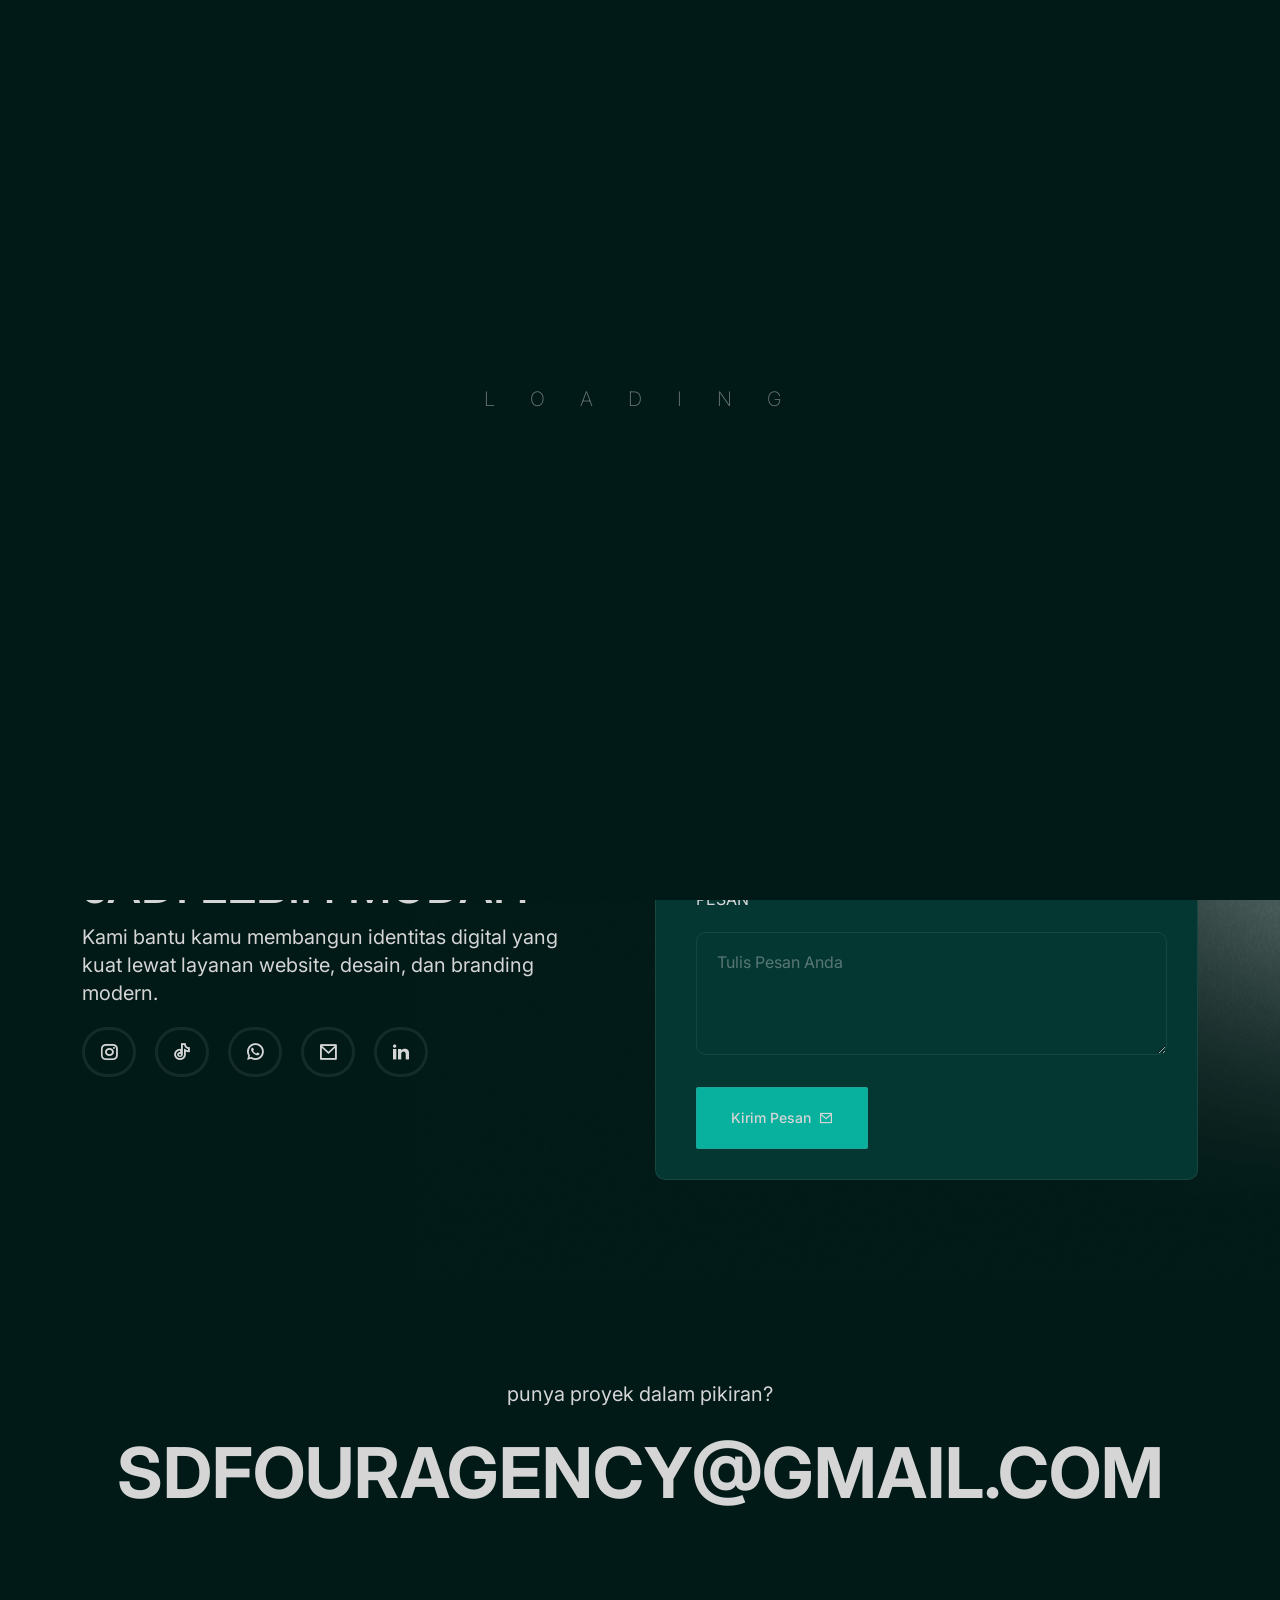
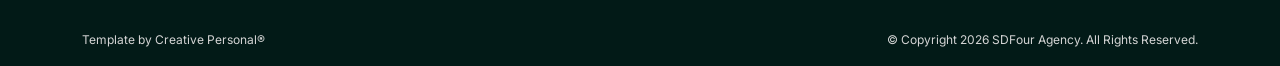
<file: contact.html>
<!doctype html>
<html lang="en">
  <head>
    <!-- META -->
    <meta charset="utf-8" />
    <meta http-equiv="X-UA-Compatible" content="IE=edge" />
    <meta name="viewport" content="width=device-width, initial-scale=1" />
    <meta name="description" content="Noir - Modern Portfolio Template" />
    <meta name="keywords" content="personal, portfolio new, html, one page, bootstrap, new html template, design, creative, onepage, clean, modern" />
    <meta name="author" content="Tanvir Hossain" />
    <!-- PAGE TITLE -->
    <title>SDFour Agency</title>
    <link rel="icon" type="image/x-icon" href="assets/images/favicon.png" />
    <!-- ALL GOOGLE FONTS -->
    <link rel="preconnect" href="https://fonts.googleapis.com" />
    <link rel="preconnect" href="https://fonts.gstatic.com" crossorigin />
    <link href="https://fonts.googleapis.com/css2?family=Inter:ital,opsz,wght@0,14..32,100..900;1,14..32,100..900&family=Plus+Jakarta+Sans:ital,wght@0,200..800;1,200..800&display=swap" rel="stylesheet" />
    <!-- BOOTSTRAP CSS -->
    <link rel="stylesheet" href="assets/css/bootstrap.min.css" />
    <!-- FONT AWESOME CSS -->
    <link rel="stylesheet" href="assets/css/font-awesome-pro.css" />
    <!-- FONT AWESOME CSS -->
    <link rel="stylesheet" href="assets/fonts/remixicon.css" />
    <!-- MAGNIFIC CSS -->
    <link rel="stylesheet" href="assets/css/magnific-popup.css" />
    <!-- NICE SELECT CSS -->
    <link rel="stylesheet" href="assets/css/nice-select.min.css" />
    <!-- ANIMATE CSS -->
    <link rel="stylesheet" href="assets/css/animate.min.css" />
    <!-- MOBILE MENU CSS -->
    <link rel="stylesheet" href="assets/css/mobilemenu.css" />
    <!-- SPACING CSS -->
    <link rel="stylesheet" href="assets/css/spacing.css" />
    <link rel="stylesheet" href="assets/css/blog.css" />
    <!-- MAIN STYLE CSS -->
    <link rel="stylesheet" href="assets/css/style.css" />
    <!-- RESPONSIVE CSS -->
    <link rel="stylesheet" href="assets/css/responsive.css" />
    <!-- HTML5 shim and Respond.js IE8 support of HTML5 elements and media queries -->
    <!-- WARNING: Respond.js doesn't work if you view the page via file:// -->
    <!--[if lt IE 9]>
      <script src="https://oss.maxcdn.com/html5shiv/3.7.2/html5shiv.min.js"></script>
      <script src="https://oss.maxcdn.com/respond/1.4.2/respond.min.js"></script>
    <![endif]-->
  </head>

  <body>
    <!-- START PRELOADER AREA-->
    <div class="preloader">
      <svg viewbox="0 0 1000 1000" preserveaspectratio="none">
        <path id="preloaderSvg" d="M0,1005S175,995,500,995s500,5,500,5V0H0Z"></path>
      </svg>
      <div class="preloader-heading">
        <div class="load-text">
          <span>L</span>
          <span>o</span>
          <span>a</span>
          <span>d</span>
          <span>i</span>
          <span>n</span>
          <span>g</span>
        </div>
      </div>
    </div>
    <!-- END PRELOADER AREA -->
    <!-- START SCROOL UP DESIGN AREA -->
    <div class="progress-wrap cursor-pointer">
      <i class="ri-arrow-up-s-line"></i>
      <svg class="progress-circle svg-content" width="100%" height="100%" viewBox="-1 -1 102 102">
        <path d="M50,1 a49,49 0 0,1 0,98 a49,49 0 0,1 0,-98" />
      </svg>
    </div>
    <!-- / END SCROOL UP DESIGN AREA -->
    <!-- START MAGIC CURSOR AND BALL AREA-->
    <div id="magic-cursor">
      <div id="ball"></div>
    </div>
    <!-- / END MAGIC CURSOR AND BALL AREA-->
    <!-- START MENU DESIGN AREA-->
    <header class="main-header">
      <div class="header-upper">
        <div class="container">
          <div class="header-inner">
            <div class="row align-items-center">
              <div class="col-xl-2 col-lg-2 col-md-6 col-6 col-sm-3">
                <div class="logo-area">
                  <div class="logo">
                    <a href="index.html"><img src="assets/images/logo.png" alt="" /></a>
                  </div>
                </div>
              </div>
              <div class="col-xl-10 col-lg-10 col-md-6 col-6 col-sm-9">
                <div class="main-menu">
                  <nav id="mobile-menu">
                    <ul class="onepage">
                      <li><a href="index.html" class="linkstyle">Beranda</a></li>
                      <li><a href="service.html" class="linkstyle">Layanan</a></li>
                      <li><a href="projects.html" class="linkstyle">Proyek</a></li>
                      <li><a href="about.html" class="linkstyle">Tentang</a></li>
                      <li><a href="contact.html" class="linkstyle">Kontak</a></li>
                      <li class="has-dropdown">
                        <a href="#" class="linkstyle">Halaman</a>
                        <ul class="sub-menu">
                          <li><a href="blog.html">Blog</a></li>
                          <li><a href="terms.html">Syarat & Ketentuan</a></li>
                          <li><a href="privacy.html">Kebijakan Privasi</a></li>
                        </ul>
                      </li>
                    </ul>
                  </nav>
                </div>
                <div class="side-menu-icon d-lg-none text-end">
                  <a href="javascript:void(0)" class="info-toggle-btn f-right sidebar-toggle-btn"><i class="fal fa-bars"></i></a>
                </div>
              </div>
            </div>
          </div>
        </div>
      </div>
    </header>
    <!-- // END MENU DESIGN AREA-->
    <!-- START MOBILE MENU DESIGN AREA-->
    <div class="sidebar__area">
      <div class="sidebar__wrapper">
        <div class="sidebar__close">
          <button class="sidebar__close-btn" id="sidebar__close-btn">
            <i class="fal fa-times"></i>
          </button>
        </div>
        <div class="sidebar__content mt-50 mb-20">
          <div class="mobile-menu fix"></div>
        </div>
      </div>
    </div>
    <div class="body-overlay"></div>
    <!-- // END MOBILE MENU DESIGN AREA-->
    <!-- START SINGLE PAGE DESIGN AREA -->
    <section class="single-page-hero-area">
      <div class="container">
        <div class="row align-items-center text-center">
          <div class="col-lg-12">
            <h2>Kontak Kami</h2>
            <div class="breadcrumb__list">
              <span><a href="#">Beranda</a></span>
              <span class="dvdr"><i class="fa-regular fa-angle-right"></i></span>
              <span>Kontak</span>
            </div>
          </div>
        </div>
      </div>
    </section>
    <!-- // END SINGLE PAGE DESIGN AREA -->
    <!-- START CONTACT DESIGN AREA -->
    <section id="contact" class="contact-area">
      <div class="container">
        <div class="row">
          <div class="col-lg-6">
            <div class="contact-content-part wow fadeInUp delay-0-2s">
              <img src="assets/images/about/me2.jpg" alt="" />
              <p>Siap upgrade bisnis kamu?</p>
              <h2>Bersama SDFour Agency, Semua Jadi Lebih Mudah</h2>
              <p>Kami bantu kamu membangun identitas digital yang kuat lewat layanan website, desain, dan branding modern.</p>
              <!-- START CONTACT SINGLEDESIGN AREA -->
              <div class="single-contact wow fadeInUp" data-wow-delay=".6s">
                <div class="about-social">
                  <ul>
                    <li>
                      <a href="https://instagram.com/sdfour.agency"><i class="ri-instagram-line"></i></a>
                    </li>
                    <li>
                      <a href="https://tiktok.com/@sdfour.agency"><i class="ri-tiktok-line"></i></a>
                    </li>
                    <li>
                      <a href="https://wa.me/628123456789"><i class="ri-whatsapp-line"></i></a>
                    </li>
                    <li>
                      <a href="mailto:Sdfouragency@gmail.com"><i class="ri-mail-line"></i></a>
                    </li>
                    <li>
                      <a href="https://www.linkedin.com/company/sdfour-agency"><i class="ri-linkedin-fill"></i></a>
                    </li>
                  </ul>
                </div>
              </div>
              <!-- / END CONTACT SINGLEDESIGN AREA -->
            </div>
          </div>
          <!-- START CONTACT FORM DESIGN AREA -->
          <div class="col-lg-6">
            <div class="contact-form contact-form-area wow fadeInUp delay-0-4s">
              <form id="contactForm" class="contact-form" action="sendmail.php" method="post">
                <div class="row">
                  <div class="col-md-6">
                    <div class="form-group">
                      <label for="name">Nama Lengkap</label>
                      <input type="text" id="name" name="name" class="form-control" placeholder="Nama Lengkap" required data-error="Please enter your Name" />
                      <label for="name" class="for-icon"><i class="far fa-user"></i></label>
                      <div class="help-block with-errors"></div>
                    </div>
                  </div>

                  <div class="col-md-6">
                    <div class="form-group">
                      <label for="email">Alamat Email</label>
                      <input type="email" id="email" name="email" class="form-control" placeholder="Alamat Email" required data-error="Please enter your Email" />
                      <label for="email" class="for-icon"><i class="far fa-envelope"></i></label>
                      <div class="help-block with-errors"></div>
                    </div>
                  </div>

                  <div class="col-md-12">
                    <div class="form-group">
                      <label for="subject">Subjek</label>
                      <input type="text" id="subject" name="subject" class="form-control" placeholder="Subjek" required data-error="Please enter your Subject" />
                      <label for="subject" class="for-icon"><i class="far fa-user"></i></label>
                      <div class="help-block with-errors"></div>
                    </div>
                  </div>

                  <div class="col-md-12">
                    <div class="form-group">
                      <label for="message">Pesan</label>
                      <textarea id="message" name="message" class="form-control" rows="4" placeholder="Tulis Pesan Anda" required data-error="Please Write your Message"></textarea>
                      <div class="help-block with-errors"></div>
                    </div>
                  </div>

                  <div class="col-md-12">
                    <div class="form-group mb-0">
                      <button type="submit" class="theme-btn">Kirim Pesan <i class="ri-mail-line"></i></button>
                      <div id="msgSubmit" class="hidden"></div>
                    </div>
                  </div>

                  <div class="col-md-12 text-center">
                    <p class="input-success">Kami telah menerima email Anda, kami akan segera merespons!</p>
                    <p class="input-error">Maaf, pesan tidak dapat dikirim! Silakan coba lagi.</p>
                  </div>
                </div>
              </form>
            </div>
          </div>
          <!-- / END CONTACT FORM DESIGN AREA -->
        </div>
      </div>
    </section>
    <!-- / END CONTACT DESIGN AREA -->
    <!-- START FOOTER DESIGN AREA -->
    <footer class="main-footer">
      <div class="container">
        <div class="row">
          <div class="col-lg-12">
            <div class="footer-top">
              <p>punya proyek dalam pikiran?</p>
              <h2><a href="mailto:Sdfouragency@gmail.com">Sdfouragency@gmail.com</a></h2>
            </div>
          </div>
        </div>
        <div class="row">
          <div class="col-lg-6 col-sm-6">
            <p class="copy-left-text">Template by <a href="https://themeforest.net/user/creativepersonal/portfolio">Creative Personal®</a></p>
          </div>
          <div class="col-lg-6 col-sm-6">
            <p class="copy-right-text">&copy; Copyright 2026 SDFour Agency. All Rights Reserved.</p>
          </div>
        </div>
      </div>
    </footer>
    <!-- / END FOOTER DESIGN AREA -->
    <!-- JQUERY JS -->
    <script src="assets/js/jquery-3.6.0.min.js"></script>
    <!-- BOOTSTRAP JS-->
    <script src="assets/js/bootstrap.min.js"></script>
    <!-- APPEAR JS -->
    <script src="assets/js/appear.min.js"></script>
    <!-- MAGNIFICANT JS -->
    <script src="assets/js/jquery.magnific-popup.min.js"></script>
    <!-- MOBILE MENU JS-->
    <script src="assets/js/mobilemenu.js"></script>
    <!-- GSAP AND LOCOMOTIV JS-->
    <script src="assets/js/gsap.min.js"></script>
    <script src="assets/js/ScrollTrigger.min.js"></script>
    <script src="assets/js/lenis.js"></script>
    <!-- SWIPPER JS-->
    <script src="assets/js/swiper-bundle.js"></script>
    <!-- NICE SELECT JS-->
    <script src="assets/js/jquery.nice-select.min.js"></script>
    <!-- IMAGE LOADER JS-->
    <script src="assets/js/imagesloaded.pkgd.min.js"></script>
    <!-- ISOTOPE JS-->
    <script src="assets/js/isotope.pkgd.min.js"></script>
    <!--  WOW ANIMATION JS-->
    <script src="assets/js/wow.min.js"></script>
    <!-- SCRIPT JS-->
    <script src="assets/js/script.js"></script>
  </body>
</html>
</file>
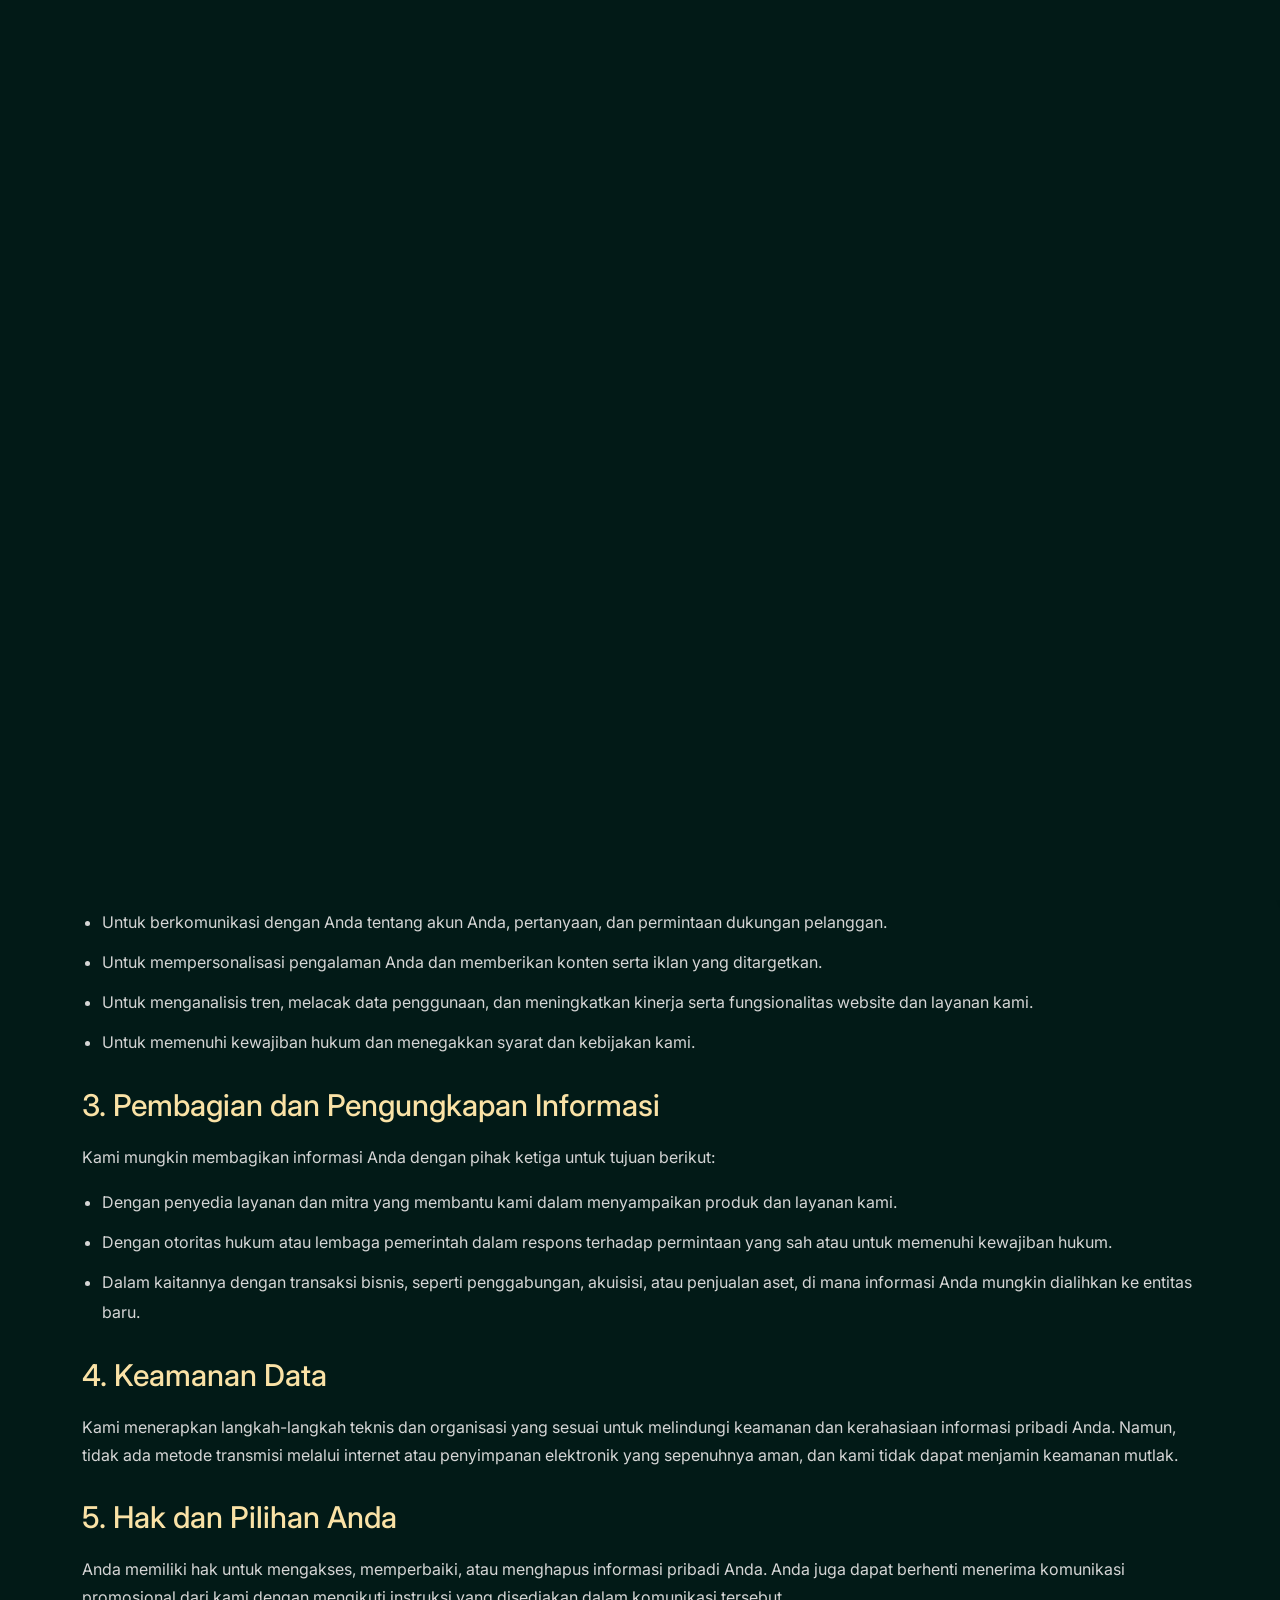
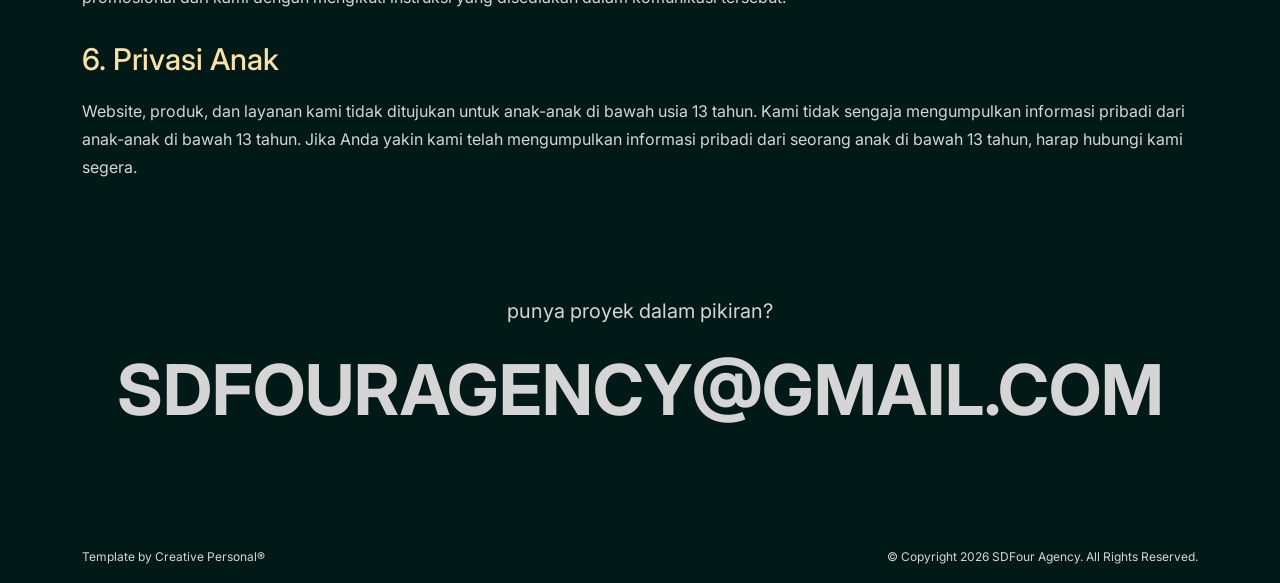
<file: privacy.html>
<!DOCTYPE html>
<html lang="en">

<head>
    <!-- META -->
    <meta charset="utf-8">
    <meta http-equiv="X-UA-Compatible" content="IE=edge">
    <meta name="viewport" content="width=device-width, initial-scale=1">
    <meta name="description" content="Noir - Modern Portfolio Template">
    <meta name="keywords" content="personal, portfolio new, html, one page, bootstrap, new html template, design, creative, onepage, clean, modern">
    <meta name="author" content="Tanvir Hossain">
    <!-- PAGE TITLE -->
    <title>SDFour Agency</title>
    <link rel="icon" type="image/x-icon" href="assets/images/favicon.png">
    <!-- ALL GOOGLE FONTS -->
    <link rel="preconnect" href="https://fonts.googleapis.com">
    <link rel="preconnect" href="https://fonts.gstatic.com" crossorigin>
    <link href="https://fonts.googleapis.com/css2?family=Inter:ital,opsz,wght@0,14..32,100..900;1,14..32,100..900&family=Plus+Jakarta+Sans:ital,wght@0,200..800;1,200..800&display=swap" rel="stylesheet">
    <!-- BOOTSTRAP CSS -->
    <link rel="stylesheet" href="assets/css/bootstrap.min.css" />
    <!-- FONT AWESOME CSS -->
    <link rel="stylesheet" href="assets/css/font-awesome-pro.css" />
    <!-- FONT AWESOME CSS -->
    <link rel="stylesheet" href="assets/fonts/remixicon.css" />
    <!-- MAGNIFIC CSS -->
    <link rel="stylesheet" href="assets/css/magnific-popup.css">
    <!-- NICE SELECT CSS -->
    <link rel="stylesheet" href="assets/css/nice-select.min.css" />
    <!-- ANIMATE CSS -->
    <link rel="stylesheet" href="assets/css/animate.min.css" />
    <!-- MOBILE MENU CSS -->
    <link rel="stylesheet" href="assets/css/mobilemenu.css" />
    <!-- SPACING CSS -->
    <link rel="stylesheet" href="assets/css/spacing.css" />
    <link rel="stylesheet" href="assets/css/blog.css" />
    <!-- MAIN STYLE CSS -->
    <link rel="stylesheet" href="assets/css/style.css" />
    <!-- RESPONSIVE CSS -->
    <link rel="stylesheet" href="assets/css/responsive.css">
    <!-- HTML5 shim and Respond.js IE8 support of HTML5 elements and media queries -->
    <!-- WARNING: Respond.js doesn't work if you view the page via file:// -->
    <!--[if lt IE 9]>
      <script src="https://oss.maxcdn.com/html5shiv/3.7.2/html5shiv.min.js"></script>
      <script src="https://oss.maxcdn.com/respond/1.4.2/respond.min.js"></script>
    <![endif]-->
</head>

<body>
    <!-- START PRELOADER AREA-->
    <div class="preloader">
        <svg viewbox="0 0 1000 1000" preserveaspectratio="none">
            <path id="preloaderSvg" d="M0,1005S175,995,500,995s500,5,500,5V0H0Z"></path>
        </svg>
        <div class="preloader-heading">
            <div class="load-text">
                <span>L</span>
                <span>o</span>
                <span>a</span>
                <span>d</span>
                <span>i</span>
                <span>n</span>
                <span>g</span>
            </div>
        </div>
    </div>
    <!-- END PRELOADER AREA -->
    <!-- START SCROOL UP DESIGN AREA -->
    <div class="progress-wrap cursor-pointer">
        <i class="ri-arrow-up-s-line"></i>
        <svg class="progress-circle svg-content" width="100%" height="100%" viewBox="-1 -1 102 102">
            <path d="M50,1 a49,49 0 0,1 0,98 a49,49 0 0,1 0,-98" />
        </svg>
    </div>
    <!-- / END SCROOL UP DESIGN AREA -->
    <!-- START MAGIC CURSOR AND BALL AREA-->
    <div id="magic-cursor">
        <div id="ball"></div>
    </div>
    <!-- / END MAGIC CURSOR AND BALL AREA-->
    <!-- START MENU DESIGN AREA-->
    <header class="main-header">
      <div class="header-upper">
        <div class="container">
          <div class="header-inner">
            <div class="row align-items-center">
              <div class="col-xl-2 col-lg-2 col-md-6 col-6 col-sm-3">
                <div class="logo-area">
                  <div class="logo">
                    <a href="index.html"><img src="assets/images/logo.png" alt="" /></a>
                  </div>
                </div>
              </div>
              <div class="col-xl-10 col-lg-10 col-md-6 col-6 col-sm-9">
                <div class="main-menu">
                  <nav id="mobile-menu">
                    <ul class="onepage">
                      <li><a href="index.html" class="linkstyle">Beranda</a></li>
                      <li><a href="service.html" class="linkstyle">Layanan</a></li>
                      <li><a href="projects.html" class="linkstyle">Proyek</a></li>
                      <li><a href="about.html" class="linkstyle">Tentang</a></li>
                      <li><a href="contact.html" class="linkstyle">Kontak</a></li>
                      <li class="has-dropdown">
                        <a href="#" class="linkstyle">Halaman</a>
                        <ul class="sub-menu">
                          <li><a href="blog.html">Blog</a></li>
                          <li><a href="terms.html">Syarat & Ketentuan</a></li>
                          <li><a href="privacy.html">Kebijakan Privasi</a></li>
                        </ul>
                      </li>
                    </ul>
                  </nav>
                </div>
                <div class="side-menu-icon d-lg-none text-end">
                  <a href="javascript:void(0)" class="info-toggle-btn f-right sidebar-toggle-btn"><i class="fal fa-bars"></i></a>
                </div>
              </div>
            </div>
          </div>
        </div>
      </div>
    </header>
    <!-- // END MENU DESIGN AREA-->
    <!-- START MOBILE MENU DESIGN AREA-->
    <div class="sidebar__area">
        <div class="sidebar__wrapper">
            <div class="sidebar__close">
                <button class="sidebar__close-btn" id="sidebar__close-btn">
                    <i class="fal fa-times"></i>
                </button>
            </div>
            <div class="sidebar__content mt-50 mb-20">
                <div class="mobile-menu fix"></div>
            </div>
        </div>
    </div>
    <div class="body-overlay"></div>
    <!-- // END MOBILE MENU DESIGN AREA-->
    <!-- START SINGLE PAGE DESIGN AREA -->
    <section class="single-page-hero-area">
        <div class="container">
            <div class="row align-items-center text-center">
                <div class="col-lg-12">
                    <h2>Kebijakan Privasi</h2>
                    <div class="breadcrumb__list">
                        <span><a href="#">Beranda</a></span>
                        <span class="dvdr"><i class="fa-regular fa-angle-right"></i></span>
                        <span>Kebijakan Privasi</span>
                    </div>
                </div>
            </div>
        </div>
    </section>
    <!-- // END SINGLE PAGE DESIGN AREA -->
    <!-- START 404 PAGE DESIGN AREA -->
    <section class="privacy-area">
        <div class="container">
            <div class="row">
                <div class="col-lg-12">
                    <h2>1. Informasi yang Kami Kumpulkan</h2>
                    <ul>
                        <li>Informasi Pribadi: Kami mungkin mengumpulkan informasi pribadi seperti nama, alamat email, nomor telepon, dan informasi kontak lainnya ketika Anda berinteraksi dengan kami, mendaftar untuk layanan kami, atau berkomunikasi dengan tim kami.</li>
                        <li>Data Penggunaan: Kami secara otomatis mengumpulkan informasi tentang bagaimana Anda berinteraksi dengan website kami, produk, dan layanan, termasuk alamat IP, tipe browser, informasi perangkat, dan halaman yang dikunjungi.</li>
                        <li>Cookie dan Teknologi Serupa: Kami mungkin menggunakan cookie, web beacons, dan teknologi pelacakan lainnya untuk mengumpulkan informasi tentang perilaku dan preferensi penjelajahan Anda di website kami.</li>
                    </ul>
                    <h2>2. Bagaimana Kami Menggunakan Informasi Anda</h2>
                    <p>Kami mungkin menggunakan informasi yang kami kumpulkan untuk tujuan berikut:</p>
                    <ul>
                        <li>Untuk menyediakan dan meningkatkan produk dan layanan kami.</li>
                        <li>Untuk berkomunikasi dengan Anda tentang akun Anda, pertanyaan, dan permintaan dukungan pelanggan.</li>
                        <li>Untuk mempersonalisasi pengalaman Anda dan memberikan konten serta iklan yang ditargetkan.</li>
                        <li>Untuk menganalisis tren, melacak data penggunaan, dan meningkatkan kinerja serta fungsionalitas website dan layanan kami.</li>
                        <li>Untuk memenuhi kewajiban hukum dan menegakkan syarat dan kebijakan kami.</li>
                    </ul>
                    <h2>3. Pembagian dan Pengungkapan Informasi</h2>
                    <p>Kami mungkin membagikan informasi Anda dengan pihak ketiga untuk tujuan berikut:</p>
                    <ul>
                        <li>Dengan penyedia layanan dan mitra yang membantu kami dalam menyampaikan produk dan layanan kami.</li>
                        <li>Dengan otoritas hukum atau lembaga pemerintah dalam respons terhadap permintaan yang sah atau untuk memenuhi kewajiban hukum.</li>
                        <li>Dalam kaitannya dengan transaksi bisnis, seperti penggabungan, akuisisi, atau penjualan aset, di mana informasi Anda mungkin dialihkan ke entitas baru.</li>
                    </ul>
                    <h2>4. Keamanan Data</h2>
                    <p>Kami menerapkan langkah-langkah teknis dan organisasi yang sesuai untuk melindungi keamanan dan kerahasiaan informasi pribadi Anda. Namun, tidak ada metode transmisi melalui internet atau penyimpanan elektronik yang sepenuhnya aman, dan kami tidak dapat menjamin keamanan mutlak.</p>
                    </ul>
                    <h2>5. Hak dan Pilihan Anda</h2>
                    <p>Anda memiliki hak untuk mengakses, memperbaiki, atau menghapus informasi pribadi Anda. Anda juga dapat berhenti menerima komunikasi promosional dari kami dengan mengikuti instruksi yang disediakan dalam komunikasi tersebut.</p>
                    </ul>
                    <h2>6. Privasi Anak</h2>
                    <p>Website, produk, dan layanan kami tidak ditujukan untuk anak-anak di bawah usia 13 tahun. Kami tidak sengaja mengumpulkan informasi pribadi dari anak-anak di bawah 13 tahun. Jika Anda yakin kami telah mengumpulkan informasi pribadi dari seorang anak di bawah 13 tahun, harap hubungi kami segera.</p>
                </div>
            </div>
        </div>
    </section>
    <!--  / END 404 PAGE DESIGN AREA -->
    <!-- START FOOTER DESIGN AREA -->
    <footer class="main-footer">
        <div class="container">
            <div class="row">
                <div class="col-lg-12">
                    <div class="footer-top">
                        <p>punya proyek dalam pikiran?</p>
                        <h2><a href="mailto:Sdfouragency@gmail.com">Sdfouragency@gmail.com</a></h2>
                    </div>
                </div>
            </div>
            <div class="row">
                <div class="col-lg-6 col-sm-6">
                    <p class="copy-left-text">Template by <a href="https://themeforest.net/user/creativepersonal/portfolio">Creative Personal®</a></p>
                </div>
                <div class="col-lg-6 col-sm-6">
                    <p class="copy-right-text">&copy; Copyright 2026 SDFour Agency. All Rights Reserved.</p>
                </div>
            </div>
        </div>
    </footer>
    <!-- / END FOOTER DESIGN AREA -->
    <!-- JQUERY JS -->
    <script src="assets/js/jquery-3.6.0.min.js"></script>
    <!-- BOOTSTRAP JS-->
    <script src="assets/js/bootstrap.min.js"></script>
    <!-- APPEAR JS -->
    <script src="assets/js/appear.min.js"></script>
    <!-- MAGNIFICANT JS -->
    <script src="assets/js/jquery.magnific-popup.min.js"></script>
    <!-- MOBILE MENU JS-->
    <script src="assets/js/mobilemenu.js"></script>
    <!-- GSAP AND LOCOMOTIV JS-->
    <script src="assets/js/gsap.min.js"></script>
    <script src="assets/js/ScrollTrigger.min.js"></script>
    <script src="assets/js/lenis.js"></script>
    <!-- SWIPPER JS-->
    <script src="assets/js/swiper-bundle.js"></script>
    <!-- NICE SELECT JS-->
    <script src="assets/js/jquery.nice-select.min.js"></script>
    <!-- IMAGE LOADER JS-->
    <script src="assets/js/imagesloaded.pkgd.min.js"></script>
    <!-- ISOTOPE JS-->
    <script src="assets/js/isotope.pkgd.min.js"></script>
    <!--  WOW ANIMATION JS-->
    <script src="assets/js/wow.min.js"></script>
    <!-- SCRIPT JS-->
    <script src="assets/js/script.js"></script>
</body>

</html>
</file>
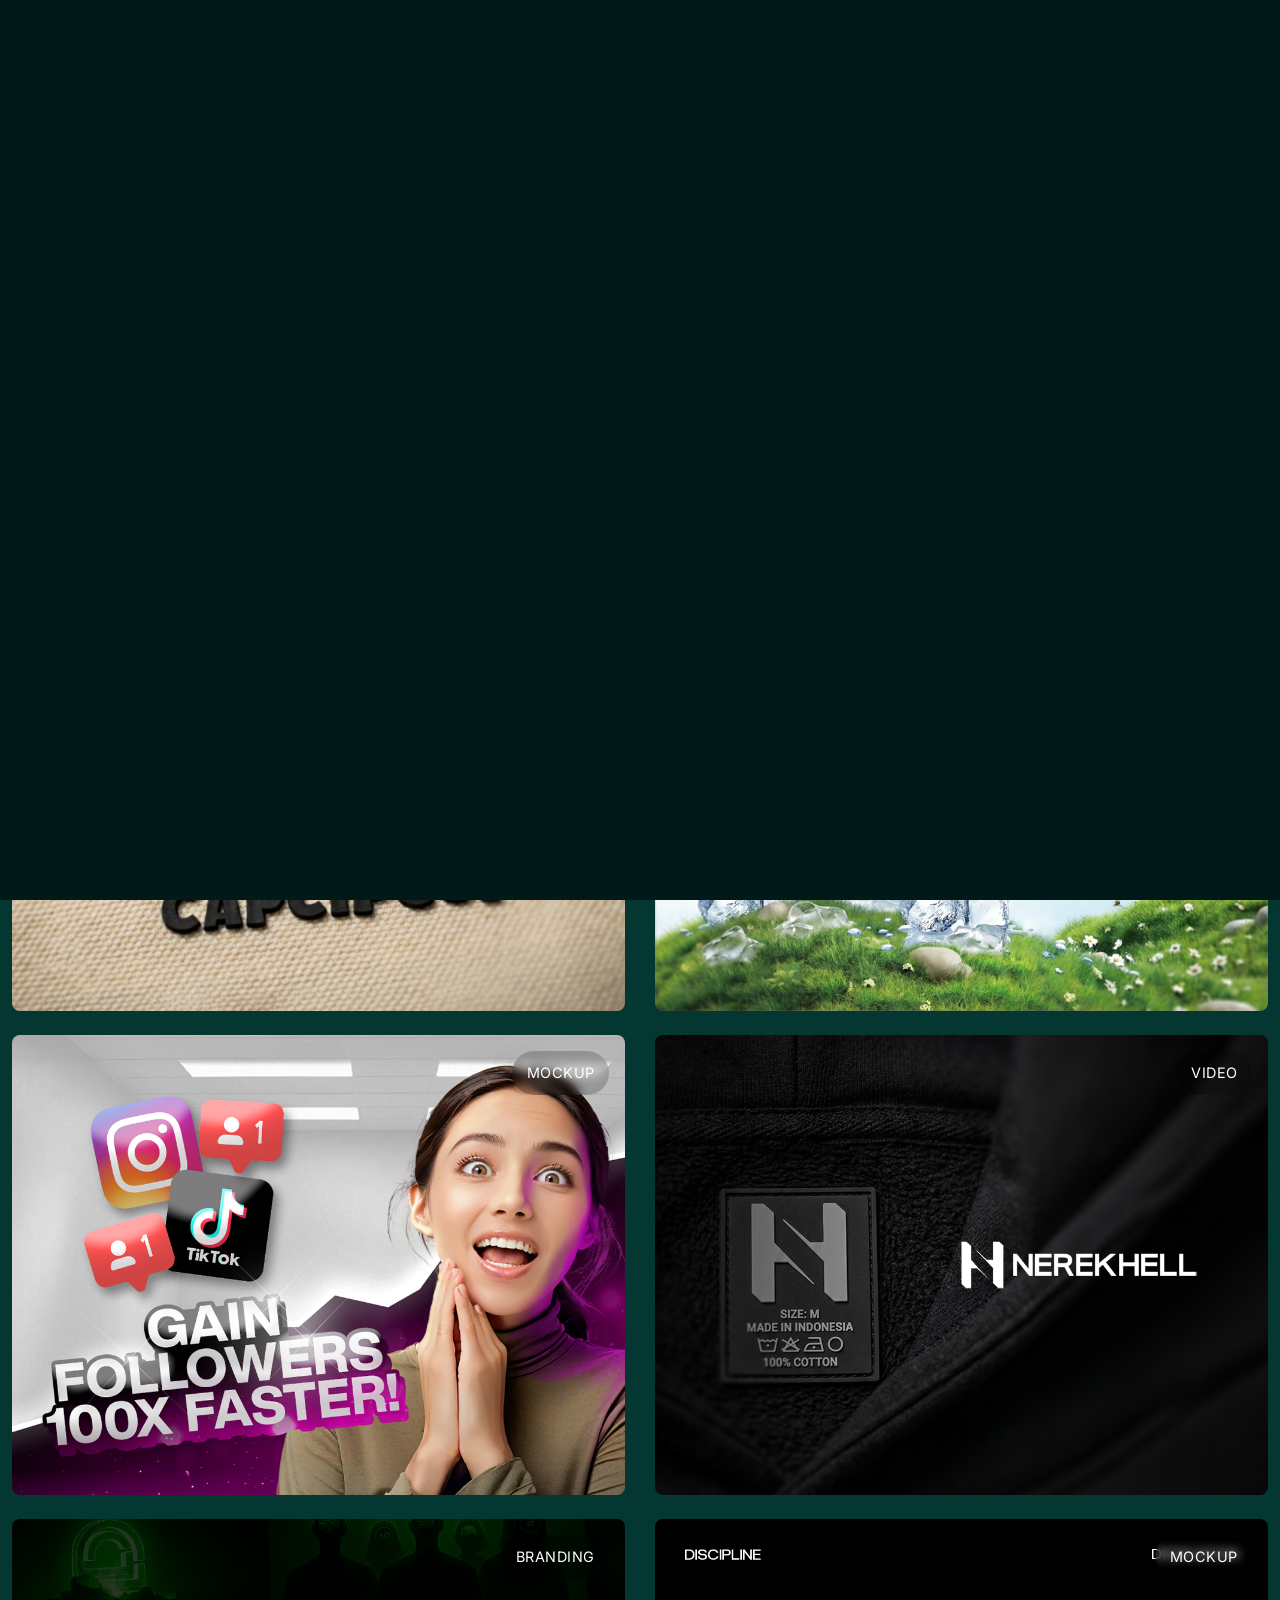
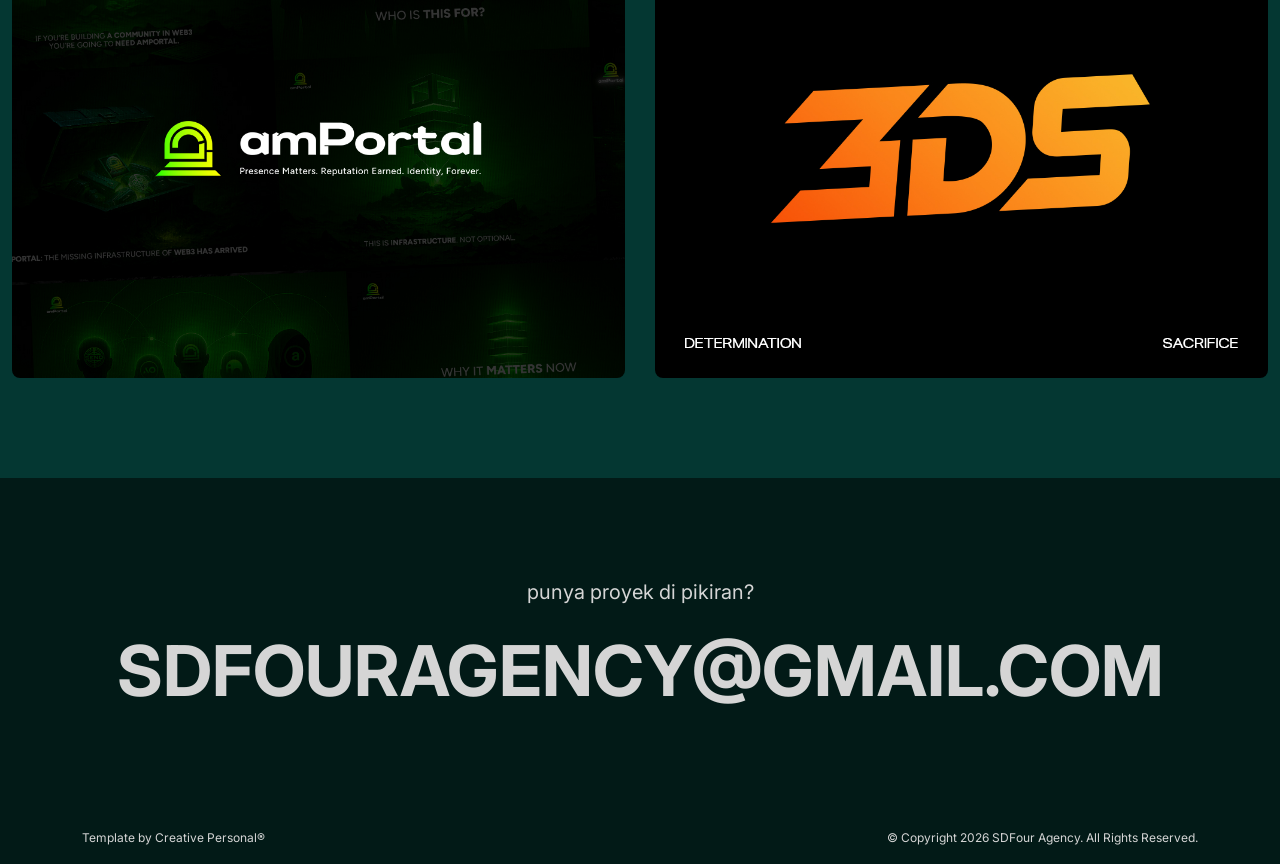
<file: projects.html>
<!doctype html>
<html lang="en">
  <head>
    <!-- META -->
    <meta charset="utf-8" />
    <meta http-equiv="X-UA-Compatible" content="IE=edge" />
    <meta name="viewport" content="width=device-width, initial-scale=1" />
    <meta name="description" content="Noir - Modern Portfolio Template" />
    <meta name="keywords" content="personal, portfolio new, html, one page, bootstrap, new html template, design, creative, onepage, clean, modern" />
    <meta name="author" content="Tanvir Hossain" />
    <!-- PAGE TITLE -->
    <title>SDFour Agency</title>
    <link rel="icon" type="image/x-icon" href="assets/images/favicon.png" />
    <!-- ALL GOOGLE FONTS -->
    <link rel="preconnect" href="https://fonts.googleapis.com" />
    <link rel="preconnect" href="https://fonts.gstatic.com" crossorigin />
    <link href="https://fonts.googleapis.com/css2?family=Inter:ital,opsz,wght@0,14..32,100..900;1,14..32,100..900&family=Plus+Jakarta+Sans:ital,wght@0,200..800;1,200..800&display=swap" rel="stylesheet" />
    <!-- BOOTSTRAP CSS -->
    <link rel="stylesheet" href="assets/css/bootstrap.min.css" />
    <!-- FONT AWESOME CSS -->
    <link rel="stylesheet" href="assets/css/font-awesome-pro.css" />
    <!-- FONT AWESOME CSS -->
    <link rel="stylesheet" href="assets/fonts/remixicon.css" />
    <!-- MAGNIFIC CSS -->
    <link rel="stylesheet" href="assets/css/magnific-popup.css" />
    <!-- NICE SELECT CSS -->
    <link rel="stylesheet" href="assets/css/nice-select.min.css" />
    <!-- ANIMATE CSS -->
    <link rel="stylesheet" href="assets/css/animate.min.css" />
    <!-- MOBILE MENU CSS -->
    <link rel="stylesheet" href="assets/css/mobilemenu.css" />
    <!-- SPACING CSS -->
    <link rel="stylesheet" href="assets/css/spacing.css" />
    <link rel="stylesheet" href="assets/css/blog.css" />
    <!-- MAIN STYLE CSS -->
    <link rel="stylesheet" href="assets/css/style.css" />
    <!-- RESPONSIVE CSS -->
    <link rel="stylesheet" href="assets/css/responsive.css" />
    <!-- HTML5 shim and Respond.js IE8 support of HTML5 elements and media queries -->
    <!-- WARNING: Respond.js doesn't work if you view the page via file:// -->
    <!--[if lt IE 9]>
      <script src="https://oss.maxcdn.com/html5shiv/3.7.2/html5shiv.min.js"></script>
      <script src="https://oss.maxcdn.com/respond/1.4.2/respond.min.js"></script>
    <![endif]-->
  </head>

  <body>
    <!-- START PRELOADER AREA-->
    <div class="preloader">
      <svg viewbox="0 0 1000 1000" preserveaspectratio="none">
        <path id="preloaderSvg" d="M0,1005S175,995,500,995s500,5,500,5V0H0Z"></path>
      </svg>
      <div class="preloader-heading">
        <div class="load-text">
          <span>L</span>
          <span>o</span>
          <span>a</span>
          <span>d</span>
          <span>i</span>
          <span>n</span>
          <span>g</span>
        </div>
      </div>
    </div>
    <!-- END PRELOADER AREA -->
    <!-- START SCROOL UP DESIGN AREA -->
    <div class="progress-wrap cursor-pointer">
      <i class="ri-arrow-up-s-line"></i>
      <svg class="progress-circle svg-content" width="100%" height="100%" viewBox="-1 -1 102 102">
        <path d="M50,1 a49,49 0 0,1 0,98 a49,49 0 0,1 0,-98" />
      </svg>
    </div>
    <!-- / END SCROOL UP DESIGN AREA -->
    <!-- START MAGIC CURSOR AND BALL AREA-->
    <div id="magic-cursor">
      <div id="ball"></div>
    </div>
    <!-- / END MAGIC CURSOR AND BALL AREA-->
    <!-- START MENU DESIGN AREA-->
    <header class="main-header">
      <div class="header-upper">
        <div class="container">
          <div class="header-inner">
            <div class="row align-items-center">
              <div class="col-xl-2 col-lg-2 col-md-6 col-6 col-sm-3">
                <div class="logo-area">
                  <div class="logo">
                    <a href="index.html"><img src="assets/images/logo.png" alt="" /></a>
                  </div>
                </div>
              </div>
              <div class="col-xl-10 col-lg-10 col-md-6 col-6 col-sm-9">
                <div class="main-menu">
                  <nav id="mobile-menu">
                    <ul class="onepage">
                      <li><a href="index.html" class="linkstyle">Beranda</a></li>
                      <li><a href="service.html" class="linkstyle">Layanan</a></li>
                      <li><a href="projects.html" class="linkstyle">Proyek</a></li>
                      <li><a href="about.html" class="linkstyle">Tentang</a></li>
                      <li><a href="contact.html" class="linkstyle">Kontak</a></li>
                      <li class="has-dropdown">
                        <a href="#" class="linkstyle">Halaman</a>
                        <ul class="sub-menu">
                          <li><a href="blog.html">Blog</a></li>
                          <li><a href="terms.html">Syarat & Ketentuan</a></li>
                          <li><a href="privacy.html">Kebijakan Privasi</a></li>
                        </ul>
                      </li>
                    </ul>
                  </nav>
                </div>
                <div class="side-menu-icon d-lg-none text-end">
                  <a href="javascript:void(0)" class="info-toggle-btn f-right sidebar-toggle-btn"><i class="fal fa-bars"></i></a>
                </div>
              </div>
            </div>
          </div>
        </div>
      </div>
    </header>
    <!-- // END MENU DESIGN AREA-->
    <!-- START MOBILE MENU DESIGN AREA-->
    <div class="sidebar__area">
      <div class="sidebar__wrapper">
        <div class="sidebar__close">
          <button class="sidebar__close-btn" id="sidebar__close-btn">
            <i class="fal fa-times"></i>
          </button>
        </div>
        <div class="sidebar__content mt-50 mb-20">
          <div class="mobile-menu fix"></div>
        </div>
      </div>
    </div>
    <div class="body-overlay"></div>
    <!-- // END MOBILE MENU DESIGN AREA-->
    <!-- START SINGLE PAGE DESIGN AREA -->
    <section class="single-page-hero-area">
      <div class="container">
        <div class="row align-items-center text-center">
          <div class="col-lg-12">
            <h2>Portofolio Kreatif</h2>
            <div class="breadcrumb__list">
              <span><a href="#">Beranda</a></span>
              <span class="dvdr"><i class="fa-regular fa-angle-right"></i></span>
              <span>Proyek</span>
            </div>
          </div>
        </div>
      </div>
    </section>
    <!-- // END SINGLE PAGE DESIGN AREA -->
    <!-- START PORTFOLIO DESIGN AREA -->
    <div class="projects-area" id="projects">
      <div class="container-fluid">
        <div class="row g-4 portfolio-grid">
          <!-- START SINGLE PORTFOLIO DESIGN AREA -->
          <div class="col-md-6 col-xl-6 portfolio-item category-1">
            <a href="assets/images/projects/work1.jpg" class="work-popup">
              <div class="portfolio-box">
                <!-- Image -->
                <img src="assets/images/projects/work1.jpg" alt="" data-rjs="2" />
                <!-- Category -->
                <span class="portfolio-category">Branding</span>
                <!-- Caption -->
                <div class="portfolio-caption">
                  <h1>Glasses of Cocktail</h1>
                </div>
              </div>
            </a>
          </div>
          <!-- // END SINGLE PORTFOLIO DESIGN AREA -->
          <!-- START SINGLE PORTFOLIO DESIGN AREA -->
          <div class="col-md-6 col-xl-6 portfolio-item category-2">
            <a href="single-project.html">
              <div class="portfolio-box">
                <!-- Image -->
                <img src="assets/images/projects/work2.jpg" alt="" data-rjs="2" />
                <!-- Category -->
                <span class="portfolio-category">Branding</span>
                <!-- Caption -->
                <div class="portfolio-caption">
                  <h1>CapCipCup</h1>
                </div>
              </div>
            </a>
          </div>
          <!-- // END SINGLE PORTFOLIO DESIGN AREA -->
          <!-- START SINGLE PORTFOLIO DESIGN AREA -->
          <div class="col-md-6 col-xl-6 portfolio-item category-2">
            <a href="https://www.youtube.com/watch?v=qZEPs3vmYB4" class="popup-youtube">
              <div class="portfolio-box">
                <!-- Image -->
                <img src="assets/images/projects/work3.jpg" alt="" data-rjs="2" />
                <!-- Category -->
                <span class="portfolio-category">Mockup</span>
                <!-- Caption -->
                <div class="portfolio-caption">
                  <h1>Magic Water Si Bening</h1>
                </div>
              </div>
            </a>
          </div>
          <!-- // END SINGLE PORTFOLIO DESIGN AREA -->
          <!-- START SINGLE PORTFOLIO DESIGN AREA -->
          <div class="col-md-6 col-xl-6 portfolio-item category-1">
            <a href="assets/images/projects/work4.jpg" class="work-popup">
              <div class="portfolio-box">
                <!-- Image -->
                <img src="assets/images/projects/work4.jpg" alt="" data-rjs="2" />
                <!-- Category -->
                <span class="portfolio-category">Video</span>
                <!-- Caption -->
                <div class="portfolio-caption">
                  <h1>Gain Followers 100x Faster!</h1>
                </div>
              </div>
            </a>
          </div>
          <!-- // END SINGLE PORTFOLIO DESIGN AREA -->
          <!-- START SINGLE PORTFOLIO DESIGN AREA -->
          <div class="col-md-6 col-xl-6 portfolio-item category-2">
            <a href="assets/images/projects/work5.jpg" class="work-popup">
              <div class="portfolio-box">
                <!-- Image -->
                <img src="assets/images/projects/work5.jpg" alt="" data-rjs="2" />
                <!-- Category -->
                <span class="portfolio-category">Branding</span>
                <!-- Caption -->
                <div class="portfolio-caption">
                  <h1>Nerekhell</h1>
                </div>
              </div>
            </a>
          </div>
          <!-- // END SINGLE PORTFOLIO DESIGN AREA -->
          <!-- START SINGLE PORTFOLIO DESIGN AREA -->
          <div class="col-md-6 col-xl-6 portfolio-item category-2">
            <a href="assets/images/projects/work6.jpg" class="work-popup">
              <div class="portfolio-box">
                <!-- Image -->
                <img src="assets/images/projects/work6.jpg" alt="" data-rjs="2" />
                <!-- Category -->
                <span class="portfolio-category">Mockup</span>
                <!-- Caption -->
                <div class="portfolio-caption">
                  <h1>Amportal</h1>
                </div>
              </div>
            </a>
          </div>
          <!-- // END SINGLE PORTFOLIO DESIGN AREA -->
        </div>
      </div>
    </div>
    <!-- // END PORTFOLIO DESIGN AREA -->
    <!-- START FOOTER DESIGN AREA -->
    <footer class="main-footer">
      <div class="container">
        <div class="row">
          <div class="col-lg-12">
            <div class="footer-top">
              <p>punya proyek di pikiran?</p>
              <h2><a href="mailto:Sdfouragency@gmail.com">Sdfouragency@gmail.com</a></h2>
            </div>
          </div>
        </div>
        <div class="row">
          <div class="col-lg-6 col-sm-6">
            <p class="copy-left-text">Template by <a href="https://themeforest.net/user/creativepersonal/portfolio">Creative Personal®</a></p>
          </div>
          <div class="col-lg-6 col-sm-6">
            <p class="copy-right-text">&copy; Copyright 2026 SDFour Agency. All Rights Reserved.</p>
          </div>
        </div>
      </div>
    </footer>
    <!-- / END FOOTER DESIGN AREA -->
    <!-- JQUERY JS -->
    <script src="assets/js/jquery-3.6.0.min.js"></script>
    <!-- BOOTSTRAP JS-->
    <script src="assets/js/bootstrap.min.js"></script>
    <!-- APPEAR JS -->
    <script src="assets/js/appear.min.js"></script>
    <!-- MAGNIFICANT JS -->
    <script src="assets/js/jquery.magnific-popup.min.js"></script>
    <!-- MOBILE MENU JS-->
    <script src="assets/js/mobilemenu.js"></script>
    <!-- GSAP AND LOCOMOTIV JS-->
    <script src="assets/js/gsap.min.js"></script>
    <script src="assets/js/ScrollTrigger.min.js"></script>
    <script src="assets/js/lenis.js"></script>
    <!-- SWIPPER JS-->
    <script src="assets/js/swiper-bundle.js"></script>
    <!-- NICE SELECT JS-->
    <script src="assets/js/jquery.nice-select.min.js"></script>
    <!-- IMAGE LOADER JS-->
    <script src="assets/js/imagesloaded.pkgd.min.js"></script>
    <!-- ISOTOPE JS-->
    <script src="assets/js/isotope.pkgd.min.js"></script>
    <!--  WOW ANIMATION JS-->
    <script src="assets/js/wow.min.js"></script>
    <!-- SCRIPT JS-->
    <script src="assets/js/script.js"></script>
  </body>
</html>
</file>
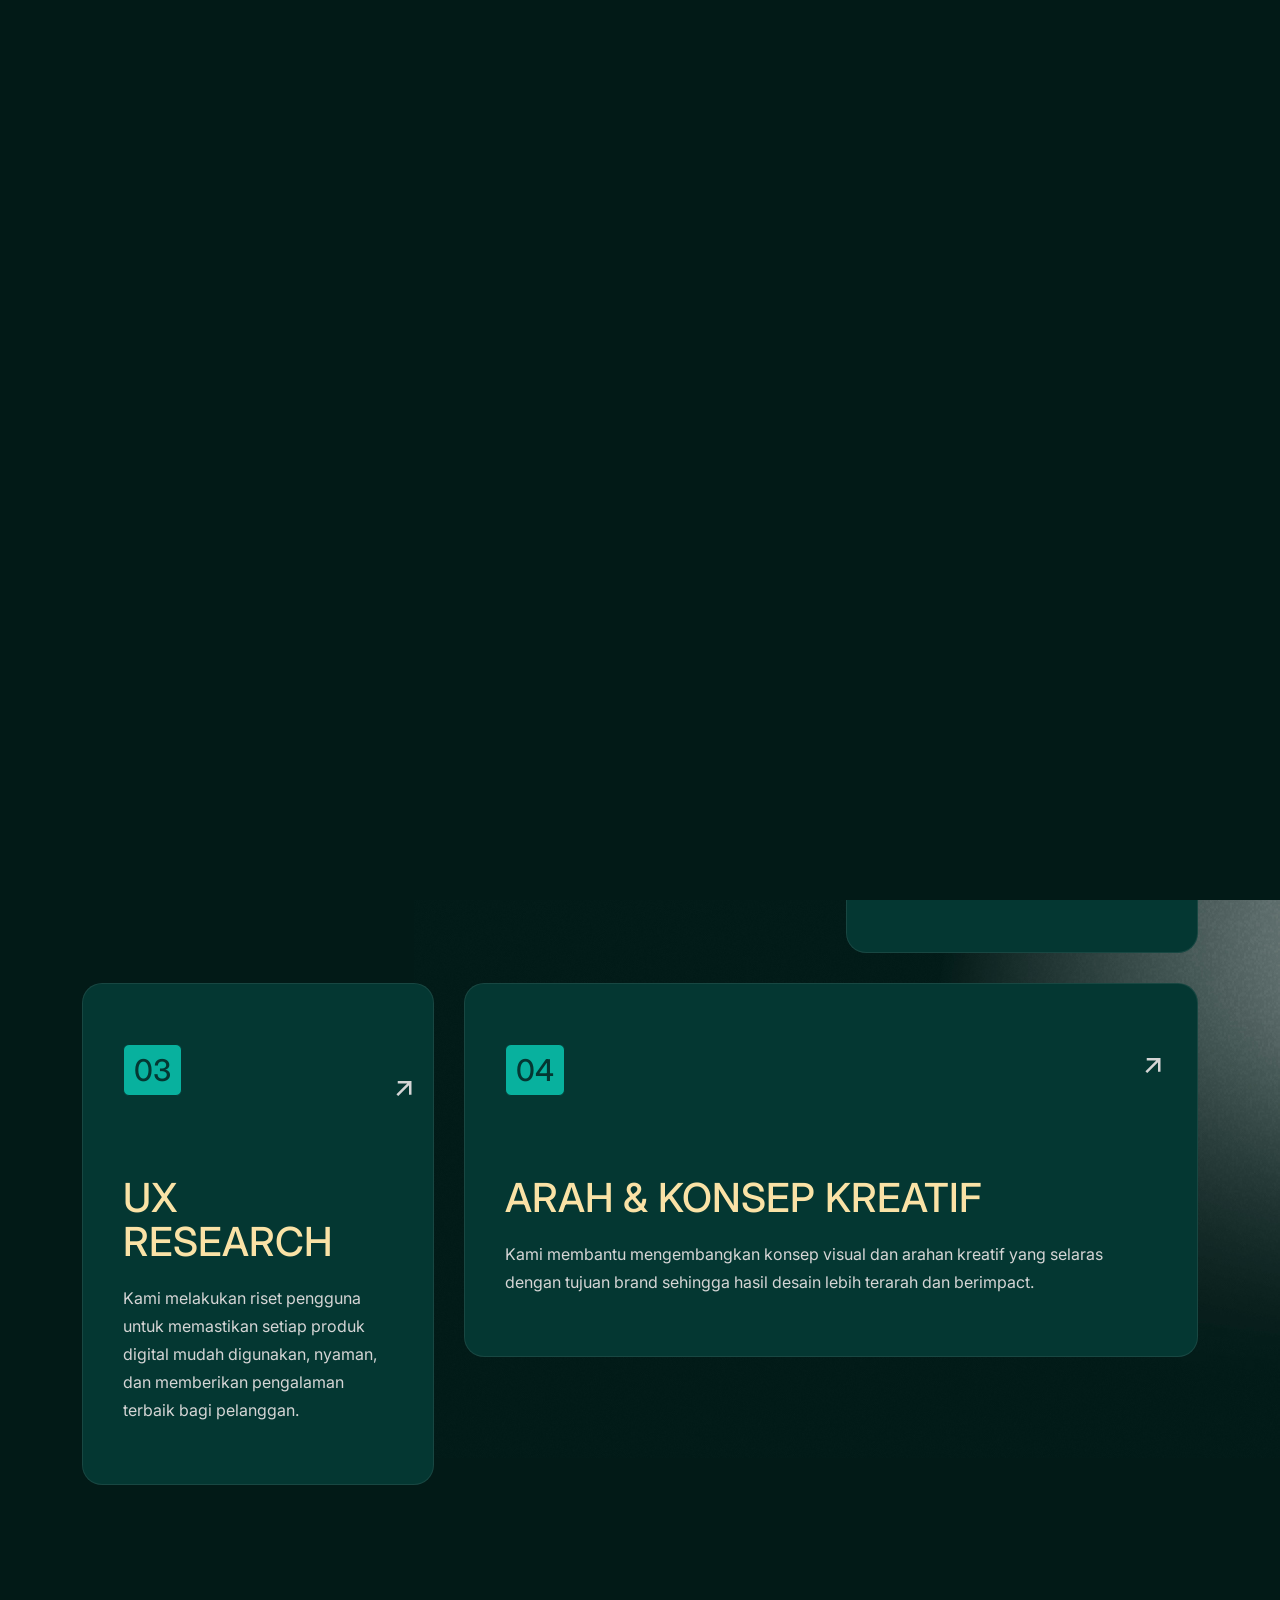
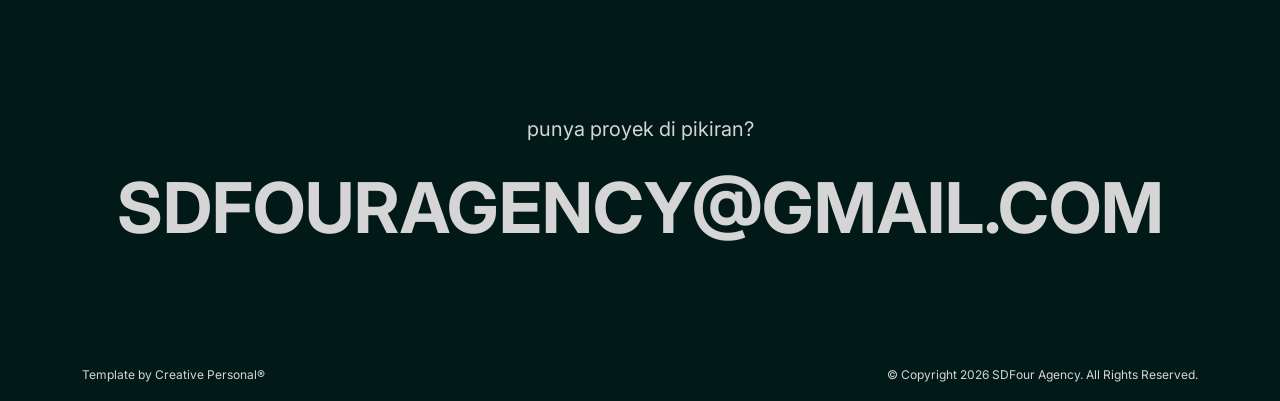
<file: service.html>
<!doctype html>
<html lang="en">
  <head>
    <!-- META -->
    <meta charset="utf-8" />
    <meta http-equiv="X-UA-Compatible" content="IE=edge" />
    <meta name="viewport" content="width=device-width, initial-scale=1" />
    <meta name="description" content="Noir - Modern Portfolio Template" />
    <meta name="keywords" content="personal, portfolio new, html, one page, bootstrap, new html template, design, creative, onepage, clean, modern" />
    <meta name="author" content="Tanvir Hossain" />
    <!-- PAGE TITLE -->
    <title>SDFour Agency</title>
    <link rel="icon" type="image/x-icon" href="assets/images/favicon.png" />
    <!-- ALL GOOGLE FONTS -->
    <link rel="preconnect" href="https://fonts.googleapis.com" />
    <link rel="preconnect" href="https://fonts.gstatic.com" crossorigin />
    <link href="https://fonts.googleapis.com/css2?family=Inter:ital,opsz,wght@0,14..32,100..900;1,14..32,100..900&family=Plus+Jakarta+Sans:ital,wght@0,200..800;1,200..800&display=swap" rel="stylesheet" />
    <!-- BOOTSTRAP CSS -->
    <link rel="stylesheet" href="assets/css/bootstrap.min.css" />
    <!-- FONT AWESOME CSS -->
    <link rel="stylesheet" href="assets/css/font-awesome-pro.css" />
    <!-- FONT AWESOME CSS -->
    <link rel="stylesheet" href="assets/fonts/remixicon.css" />
    <!-- MAGNIFIC CSS -->
    <link rel="stylesheet" href="assets/css/magnific-popup.css" />
    <!-- NICE SELECT CSS -->
    <link rel="stylesheet" href="assets/css/nice-select.min.css" />
    <!-- ANIMATE CSS -->
    <link rel="stylesheet" href="assets/css/animate.min.css" />
    <!-- MOBILE MENU CSS -->
    <link rel="stylesheet" href="assets/css/mobilemenu.css" />
    <!-- SPACING CSS -->
    <link rel="stylesheet" href="assets/css/spacing.css" />
    <link rel="stylesheet" href="assets/css/blog.css" />
    <!-- MAIN STYLE CSS -->
    <link rel="stylesheet" href="assets/css/style.css" />
    <!-- RESPONSIVE CSS -->
    <link rel="stylesheet" href="assets/css/responsive.css" />
    <!-- HTML5 shim and Respond.js IE8 support of HTML5 elements and media queries -->
    <!-- WARNING: Respond.js doesn't work if you view the page via file:// -->
    <!--[if lt IE 9]>
      <script src="https://oss.maxcdn.com/html5shiv/3.7.2/html5shiv.min.js"></script>
      <script src="https://oss.maxcdn.com/respond/1.4.2/respond.min.js"></script>
    <![endif]-->
  </head>

  <body>
    <!-- START PRELOADER AREA-->
    <div class="preloader">
      <svg viewbox="0 0 1000 1000" preserveaspectratio="none">
        <path id="preloaderSvg" d="M0,1005S175,995,500,995s500,5,500,5V0H0Z"></path>
      </svg>
      <div class="preloader-heading">
        <div class="load-text">
          <span>L</span>
          <span>o</span>
          <span>a</span>
          <span>d</span>
          <span>i</span>
          <span>n</span>
          <span>g</span>
        </div>
      </div>
    </div>
    <!-- END PRELOADER AREA -->
    <!-- START SCROOL UP DESIGN AREA -->
    <div class="progress-wrap cursor-pointer">
      <i class="ri-arrow-up-s-line"></i>
      <svg class="progress-circle svg-content" width="100%" height="100%" viewBox="-1 -1 102 102">
        <path d="M50,1 a49,49 0 0,1 0,98 a49,49 0 0,1 0,-98" />
      </svg>
    </div>
    <!-- / END SCROOL UP DESIGN AREA -->
    <!-- START MAGIC CURSOR AND BALL AREA-->
    <div id="magic-cursor">
      <div id="ball"></div>
    </div>
    <!-- / END MAGIC CURSOR AND BALL AREA-->
    <!-- START MENU DESIGN AREA-->
    <header class="main-header">
      <div class="header-upper">
        <div class="container">
          <div class="header-inner">
            <div class="row align-items-center">
              <div class="col-xl-2 col-lg-2 col-md-6 col-6 col-sm-3">
                <div class="logo-area">
                  <div class="logo">
                    <a href="index.html"><img src="assets/images/logo.png" alt="" /></a>
                  </div>
                </div>
              </div>
              <div class="col-xl-10 col-lg-10 col-md-6 col-6 col-sm-9">
                <div class="main-menu">
                  <nav id="mobile-menu">
                    <ul class="onepage">
                      <li><a href="index.html" class="linkstyle">Beranda</a></li>
                      <li><a href="service.html" class="linkstyle">Layanan</a></li>
                      <li><a href="projects.html" class="linkstyle">Proyek</a></li>
                      <li><a href="about.html" class="linkstyle">Tentang</a></li>
                      <li><a href="contact.html" class="linkstyle">Kontak</a></li>
                      <li class="has-dropdown">
                        <a href="#" class="linkstyle">Halaman</a>
                        <ul class="sub-menu">
                          <li><a href="blog.html">Blog</a></li>
                          <li><a href="terms.html">Syarat & Ketentuan</a></li>
                          <li><a href="privacy.html">Kebijakan Privasi</a></li>
                        </ul>
                      </li>
                    </ul>
                  </nav>
                </div>
                <div class="side-menu-icon d-lg-none text-end">
                  <a href="javascript:void(0)" class="info-toggle-btn f-right sidebar-toggle-btn"><i class="fal fa-bars"></i></a>
                </div>
              </div>
            </div>
          </div>
        </div>
      </div>
    </header>
    <!-- // END MENU DESIGN AREA-->
    <!-- START MOBILE MENU DESIGN AREA-->
    <div class="sidebar__area">
      <div class="sidebar__wrapper">
        <div class="sidebar__close">
          <button class="sidebar__close-btn" id="sidebar__close-btn">
            <i class="fal fa-times"></i>
          </button>
        </div>
        <div class="sidebar__content mt-50 mb-20">
          <div class="mobile-menu fix"></div>
        </div>
      </div>
    </div>
    <div class="body-overlay"></div>
    <!-- // END MOBILE MENU DESIGN AREA-->
    <!-- START SINGLE PAGE DESIGN AREA -->
    <section class="single-page-hero-area">
      <div class="container">
        <div class="row align-items-center text-center">
          <div class="col-lg-12">
            <h2>Layanan Kami</h2>
            <div class="breadcrumb__list">
              <span><a href="index.html">Beranda</a></span>
              <span class="dvdr"><i class="fa-regular fa-angle-right"></i></span>
              <span>Layanan</span>
            </div>
          </div>
        </div>
      </div>
    </section>
    <!-- // END SINGLE PAGE DESIGN AREA -->
    <!-- START SERVICE DESIGN AREA -->
    <section id="services" class="services-area">
      <div class="container">
        <div class="row">
          <!-- START SINGLE SERVICE DESIGN AREA -->
          <div class="col-lg-8 col-md-7">
            <div class="service-item wow fadeInUp delay-0-2s">
              <i class="ri-arrow-right-up-line"></i>
              <h5>01</h5>
              <h4>Desain Identitas Brand</h4>
              <p>Kami membantu membangun identitas brand yang kuat, profesional, dan konsisten agar bisnis Anda mudah dikenali dan memiliki karakter yang jelas.</p>
            </div>
          </div>
          <!-- / END SINGLE SERVICE DESIGN AREA -->
          <!-- START SINGLE SERVICE DESIGN AREA -->
          <div class="col-lg-4 col-md-5">
            <div class="service-item wow fadeInUp delay-0-4s">
              <i class="ri-arrow-right-up-line"></i>
              <h5>02</h5>
              <h4>Desain Visual</h4>
              <p>Kami menciptakan desain visual yang menarik, modern, dan sesuai kebutuhan bisnis untuk meningkatkan daya tarik dan profesionalitas brand Anda.</p>
            </div>
          </div>
          <!-- / END SINGLE SERVICE DESIGN AREA -->
          <!-- START SINGLE SERVICE DESIGN AREA -->
          <div class="col-lg-4 col-md-5">
            <div class="service-item wow fadeInUp delay-0-6s">
              <i class="ri-arrow-right-up-line"></i>
              <h5>03</h5>
              <h4>UX Research</h4>
              <p>Kami melakukan riset pengguna untuk memastikan setiap produk digital mudah digunakan, nyaman, dan memberikan pengalaman terbaik bagi pelanggan.</p>
            </div>
          </div>
          <!-- / END SINGLE SERVICE DESIGN AREA -->
          <!-- START SINGLE SERVICE DESIGN AREA -->
          <div class="col-lg-8 col-md-7">
            <div class="service-item wow fadeInUp delay-0-8s">
              <i class="ri-arrow-right-up-line"></i>
              <h5>04</h5>
              <h4>Arah & Konsep Kreatif</h4>
              <p>Kami membantu mengembangkan konsep visual dan arahan kreatif yang selaras dengan tujuan brand sehingga hasil desain lebih terarah dan berimpact.</p>
            </div>
          </div>
          <!-- / END SINGLE SERVICE DESIGN AREA -->
        </div>
      </div>
    </section>
    <!-- / END SERVICE DESIGN AREA -->
    <!-- START FOOTER DESIGN AREA -->
    <footer class="main-footer">
      <div class="container">
        <div class="row">
          <div class="col-lg-12">
            <div class="footer-top">
              <p>punya proyek di pikiran?</p>
              <h2><a href="mailto:Sdfouragency@gmail.com">Sdfouragency@gmail.com</a></h2>
            </div>
          </div>
        </div>
        <div class="row">
          <div class="col-lg-6 col-sm-6">
            <p class="copy-left-text">Template by <a href="https://themeforest.net/user/creativepersonal/portfolio">Creative Personal®</a></p>
          </div>
          <div class="col-lg-6 col-sm-6">
            <p class="copy-right-text">&copy; Copyright 2026 SDFour Agency. All Rights Reserved.</p>
          </div>
        </div>
      </div>
    </footer>
    <!-- / END FOOTER DESIGN AREA -->
    <!-- JQUERY JS -->
    <script src="assets/js/jquery-3.6.0.min.js"></script>
    <!-- BOOTSTRAP JS-->
    <script src="assets/js/bootstrap.min.js"></script>
    <!-- APPEAR JS -->
    <script src="assets/js/appear.min.js"></script>
    <!-- MAGNIFICANT JS -->
    <script src="assets/js/jquery.magnific-popup.min.js"></script>
    <!-- MOBILE MENU JS-->
    <script src="assets/js/mobilemenu.js"></script>
    <!-- GSAP AND LOCOMOTIV JS-->
    <script src="assets/js/gsap.min.js"></script>
    <script src="assets/js/ScrollTrigger.min.js"></script>
    <script src="assets/js/lenis.js"></script>
    <!-- SWIPPER JS-->
    <script src="assets/js/swiper-bundle.js"></script>
    <!-- NICE SELECT JS-->
    <script src="assets/js/jquery.nice-select.min.js"></script>
    <!-- IMAGE LOADER JS-->
    <script src="assets/js/imagesloaded.pkgd.min.js"></script>
    <!-- ISOTOPE JS-->
    <script src="assets/js/isotope.pkgd.min.js"></script>
    <!--  WOW ANIMATION JS-->
    <script src="assets/js/wow.min.js"></script>
    <!-- SCRIPT JS-->
    <script src="assets/js/script.js"></script>
  </body>
</html>
</file>
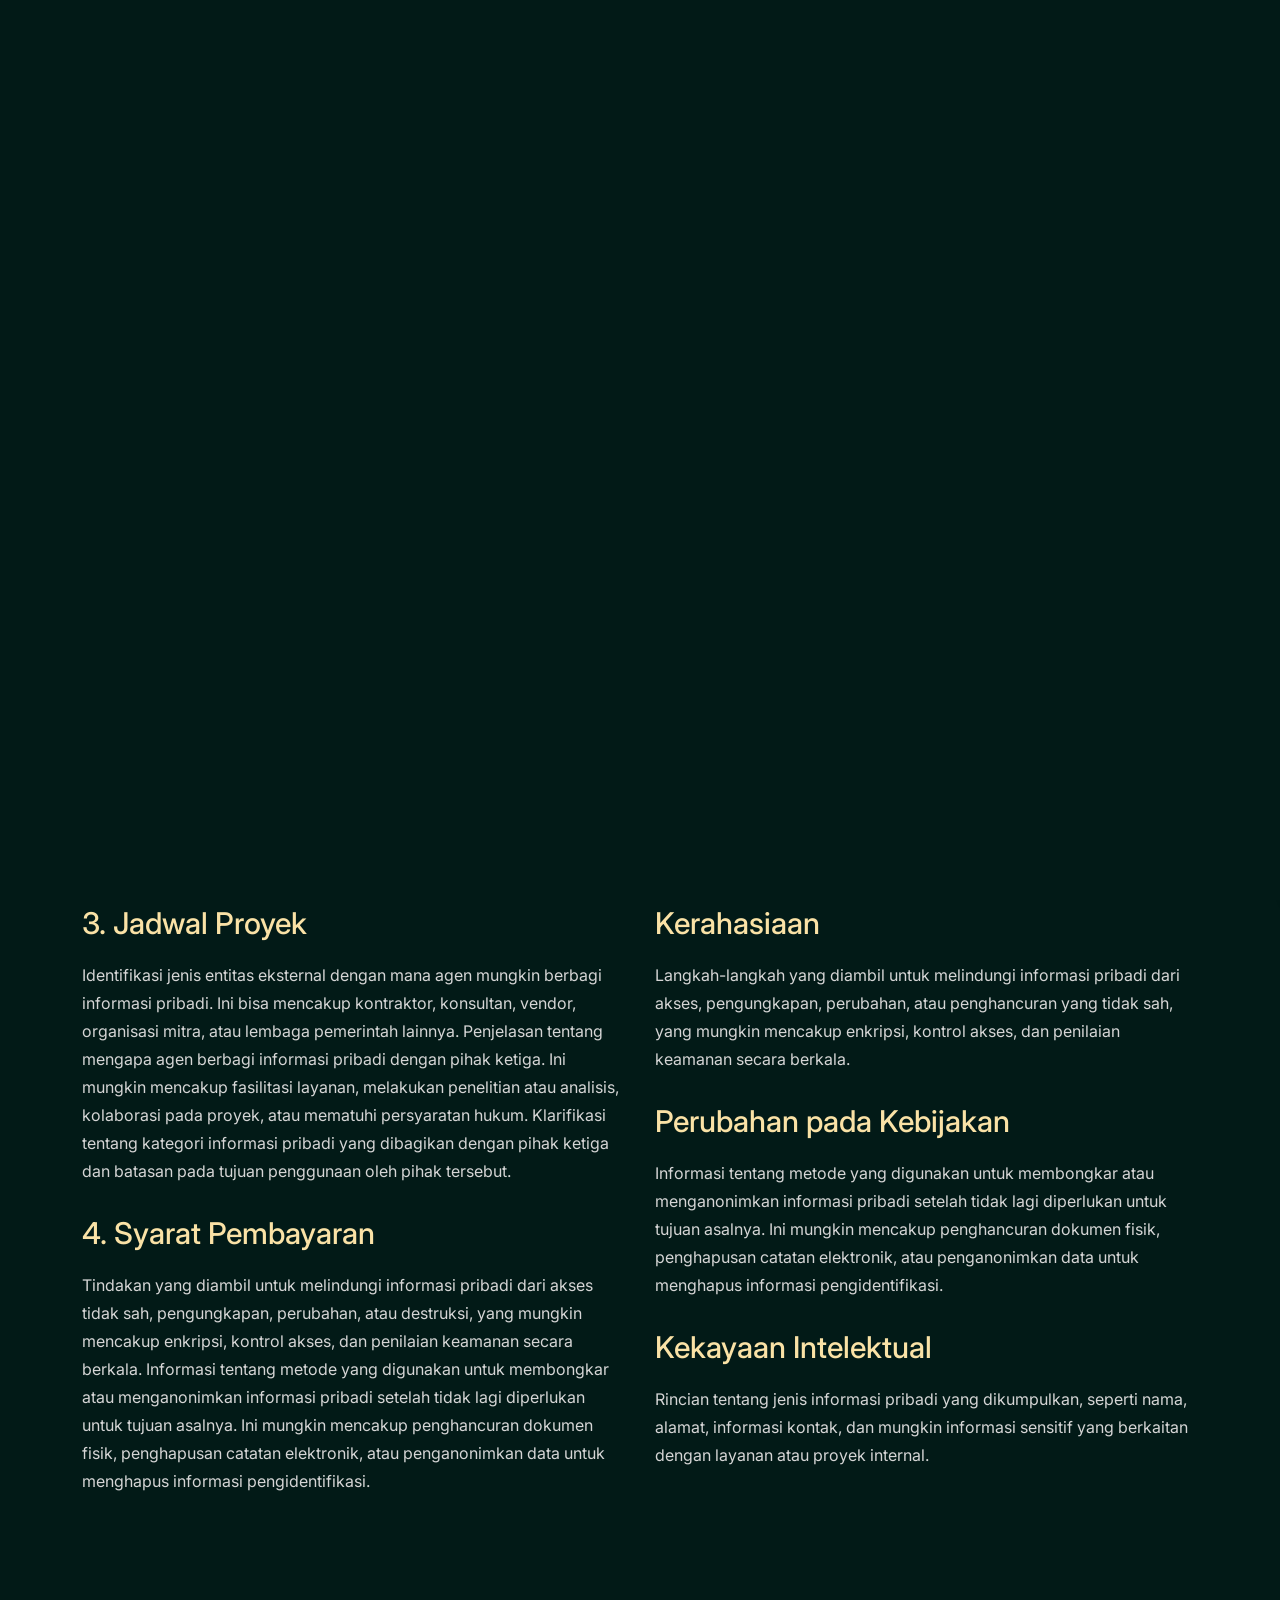
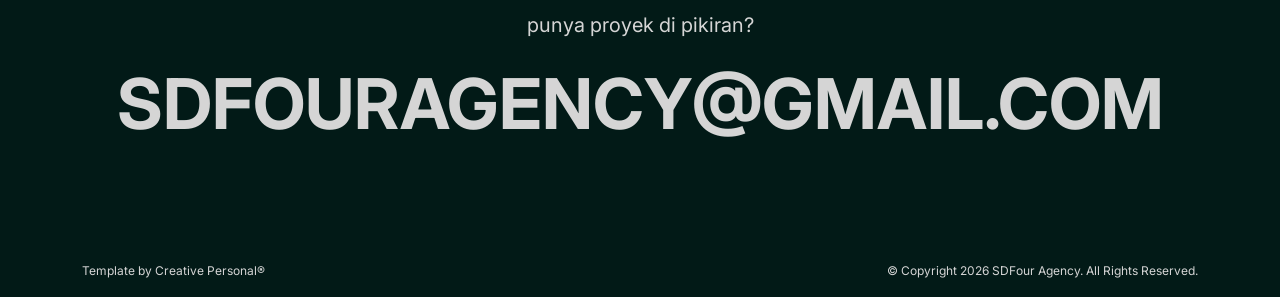
<file: terms.html>
<!doctype html>
<html lang="en">
  <head>
    <!-- META -->
    <meta charset="utf-8" />
    <meta http-equiv="X-UA-Compatible" content="IE=edge" />
    <meta name="viewport" content="width=device-width, initial-scale=1" />
    <meta name="description" content="Noir - Modern Portfolio Template" />
    <meta name="keywords" content="personal, portfolio new, html, one page, bootstrap, new html template, design, creative, onepage, clean, modern" />
    <meta name="author" content="Tanvir Hossain" />
    <!-- PAGE TITLE -->
    <title>SDFour Agency</title>
    <link rel="icon" type="image/x-icon" href="assets/images/favicon.png" />
    <!-- ALL GOOGLE FONTS -->
    <link rel="preconnect" href="https://fonts.googleapis.com" />
    <link rel="preconnect" href="https://fonts.gstatic.com" crossorigin />
    <link href="https://fonts.googleapis.com/css2?family=Inter:ital,opsz,wght@0,14..32,100..900;1,14..32,100..900&family=Plus+Jakarta+Sans:ital,wght@0,200..800;1,200..800&display=swap" rel="stylesheet" />
    <!-- BOOTSTRAP CSS -->
    <link rel="stylesheet" href="assets/css/bootstrap.min.css" />
    <!-- FONT AWESOME CSS -->
    <link rel="stylesheet" href="assets/css/font-awesome-pro.css" />
    <!-- FONT AWESOME CSS -->
    <link rel="stylesheet" href="assets/fonts/remixicon.css" />
    <!-- MAGNIFIC CSS -->
    <link rel="stylesheet" href="assets/css/magnific-popup.css" />
    <!-- NICE SELECT CSS -->
    <link rel="stylesheet" href="assets/css/nice-select.min.css" />
    <!-- ANIMATE CSS -->
    <link rel="stylesheet" href="assets/css/animate.min.css" />
    <!-- MOBILE MENU CSS -->
    <link rel="stylesheet" href="assets/css/mobilemenu.css" />
    <!-- SPACING CSS -->
    <link rel="stylesheet" href="assets/css/spacing.css" />
    <link rel="stylesheet" href="assets/css/blog.css" />
    <!-- MAIN STYLE CSS -->
    <link rel="stylesheet" href="assets/css/style.css" />
    <!-- RESPONSIVE CSS -->
    <link rel="stylesheet" href="assets/css/responsive.css" />
    <!-- HTML5 shim and Respond.js IE8 support of HTML5 elements and media queries -->
    <!-- WARNING: Respond.js doesn't work if you view the page via file:// -->
    <!--[if lt IE 9]>
      <script src="https://oss.maxcdn.com/html5shiv/3.7.2/html5shiv.min.js"></script>
      <script src="https://oss.maxcdn.com/respond/1.4.2/respond.min.js"></script>
    <![endif]-->
  </head>

  <body>
    <!-- START PRELOADER AREA-->
    <div class="preloader">
      <svg viewbox="0 0 1000 1000" preserveaspectratio="none">
        <path id="preloaderSvg" d="M0,1005S175,995,500,995s500,5,500,5V0H0Z"></path>
      </svg>
      <div class="preloader-heading">
        <div class="load-text">
          <span>L</span>
          <span>o</span>
          <span>a</span>
          <span>d</span>
          <span>i</span>
          <span>n</span>
          <span>g</span>
        </div>
      </div>
    </div>
    <!-- END PRELOADER AREA -->
    <!-- START SCROOL UP DESIGN AREA -->
    <div class="progress-wrap cursor-pointer">
      <i class="ri-arrow-up-s-line"></i>
      <svg class="progress-circle svg-content" width="100%" height="100%" viewBox="-1 -1 102 102">
        <path d="M50,1 a49,49 0 0,1 0,98 a49,49 0 0,1 0,-98" />
      </svg>
    </div>
    <!-- / END SCROOL UP DESIGN AREA -->
    <!-- START MAGIC CURSOR AND BALL AREA-->
    <div id="magic-cursor">
      <div id="ball"></div>
    </div>
    <!-- / END MAGIC CURSOR AND BALL AREA-->
    <!-- START MENU DESIGN AREA-->
    <header class="main-header">
      <div class="header-upper">
        <div class="container">
          <div class="header-inner">
            <div class="row align-items-center">
              <div class="col-xl-2 col-lg-2 col-md-6 col-6 col-sm-3">
                <div class="logo-area">
                  <div class="logo">
                    <a href="index.html"><img src="assets/images/logo.png" alt="" /></a>
                  </div>
                </div>
              </div>
              <div class="col-xl-10 col-lg-10 col-md-6 col-6 col-sm-9">
                <div class="main-menu">
                  <nav id="mobile-menu">
                    <ul class="onepage">
                      <li><a href="index.html" class="linkstyle">Beranda</a></li>
                      <li><a href="service.html" class="linkstyle">Layanan</a></li>
                      <li><a href="projects.html" class="linkstyle">Proyek</a></li>
                      <li><a href="about.html" class="linkstyle">Tentang</a></li>
                      <li><a href="contact.html" class="linkstyle">Kontak</a></li>
                      <li class="has-dropdown">
                        <a href="#" class="linkstyle">Halaman</a>
                        <ul class="sub-menu">
                          <li><a href="blog.html">Blog</a></li>
                          <li><a href="terms.html">Syarat & Ketentuan</a></li>
                          <li><a href="privacy.html">Kebijakan Privasi</a></li>
                        </ul>
                      </li>
                    </ul>
                  </nav>
                </div>
                <div class="side-menu-icon d-lg-none text-end">
                  <a href="javascript:void(0)" class="info-toggle-btn f-right sidebar-toggle-btn"><i class="fal fa-bars"></i></a>
                </div>
              </div>
            </div>
          </div>
        </div>
      </div>
    </header>
    <!-- // END MENU DESIGN AREA-->
    <!-- START MOBILE MENU DESIGN AREA-->
    <div class="sidebar__area">
      <div class="sidebar__wrapper">
        <div class="sidebar__close">
          <button class="sidebar__close-btn" id="sidebar__close-btn">
            <i class="fal fa-times"></i>
          </button>
        </div>
        <div class="sidebar__content mt-50 mb-20">
          <div class="mobile-menu fix"></div>
        </div>
      </div>
    </div>
    <div class="body-overlay"></div>
    <!-- // END MOBILE MENU DESIGN AREA-->
    <!-- START SINGLE PAGE DESIGN AREA -->
    <section class="single-page-hero-area">
      <div class="container">
        <div class="row align-items-center text-center">
          <div class="col-lg-12">
            <h2>Syarat & Ketentuan</h2>
            <div class="breadcrumb__list">
              <span><a href="#">Beranda</a></span>
              <span class="dvdr"><i class="fa-regular fa-angle-right"></i></span>
              <span>Syarat & Ketentuan</span>
            </div>
          </div>
        </div>
      </div>
    </section>
    <!-- // END SINGLE PAGE DESIGN AREA -->
    <!-- START 404 PAGE DESIGN AREA -->
    <section class="privacy-area">
      <div class="container">
        <div class="row">
          <div class="col-lg-6">
            <h2>1. Penjelasan Umum</h2>
            <p>Rincian tentang jenis informasi pribadi yang dikumpulkan, seperti nama, alamat, informasi kontak, dan mungkin informasi sensitif yang berkaitan dengan layanan atau proyek internal.</p>

            <h2>2. Tanggung Jawab Klien</h2>
            <p>
              Penjelasan tentang bagaimana informasi pribadi digunakan untuk menjaga keamanan sistem agen interior, mencegah akses tidak sah atau penipuan, dan melindungi terhadap aktivitas ilegal lainnya. Jaminan bahwa informasi pribadi
              akan hanya dikumpulkan dan digunakan untuk tujuan yang konsisten dengan persetujuan atau preferensi individu, di mana berlaku, dan sesuai dengan hukum privasi yang berlaku.
            </p>

            <h2>3. Jadwal Proyek</h2>
            <p>
              Identifikasi jenis entitas eksternal dengan mana agen mungkin berbagi informasi pribadi. Ini bisa mencakup kontraktor, konsultan, vendor, organisasi mitra, atau lembaga pemerintah lainnya. Penjelasan tentang mengapa agen
              berbagi informasi pribadi dengan pihak ketiga. Ini mungkin mencakup fasilitasi layanan, melakukan penelitian atau analisis, kolaborasi pada proyek, atau mematuhi persyaratan hukum. Klarifikasi tentang kategori informasi
              pribadi yang dibagikan dengan pihak ketiga dan batasan pada tujuan penggunaan oleh pihak tersebut.
            </p>

            <h2>4. Syarat Pembayaran</h2>
            <p>
              Tindakan yang diambil untuk melindungi informasi pribadi dari akses tidak sah, pengungkapan, perubahan, atau destruksi, yang mungkin mencakup enkripsi, kontrol akses, dan penilaian keamanan secara berkala. Informasi tentang
              metode yang digunakan untuk membongkar atau menganonimkan informasi pribadi setelah tidak lagi diperlukan untuk tujuan asalnya. Ini mungkin mencakup penghancuran dokumen fisik, penghapusan catatan elektronik, atau
              penganonimkan data untuk menghapus informasi pengidentifikasi.
            </p>
          </div>
          <div class="col-lg-6">
            <h2>5. Hak dan Pilihan Anda</h2>
            <p>
              Penjelasan tentang bagaimana informasi pribadi digunakan untuk menjaga keamanan sistem agen interior, mencegah akses tidak sah atau penipuan, dan melindungi terhadap aktivitas ilegal lainnya. Jaminan bahwa informasi pribadi
              akan hanya dikumpulkan dan digunakan untuk tujuan yang konsisten dengan persetujuan atau preferensi individu, di mana berlaku, dan sesuai dengan hukum privasi yang berlaku.
            </p>

            <h2>Ubah Pesanan</h2>
            <p>Rincian tentang jenis informasi pribadi yang dikumpulkan, seperti nama, alamat, informasi kontak, dan mungkin informasi sensitif yang berkaitan dengan layanan atau proyek internal.</p>

            <h2>Kerahasiaan</h2>
            <p>Langkah-langkah yang diambil untuk melindungi informasi pribadi dari akses, pengungkapan, perubahan, atau penghancuran yang tidak sah, yang mungkin mencakup enkripsi, kontrol akses, dan penilaian keamanan secara berkala.</p>

            <h2>Perubahan pada Kebijakan</h2>
            <p>
              Informasi tentang metode yang digunakan untuk membongkar atau menganonimkan informasi pribadi setelah tidak lagi diperlukan untuk tujuan asalnya. Ini mungkin mencakup penghancuran dokumen fisik, penghapusan catatan elektronik,
              atau penganonimkan data untuk menghapus informasi pengidentifikasi.
            </p>

            <h2>Kekayaan Intelektual</h2>
            <p>Rincian tentang jenis informasi pribadi yang dikumpulkan, seperti nama, alamat, informasi kontak, dan mungkin informasi sensitif yang berkaitan dengan layanan atau proyek internal.</p>
          </div>
        </div>
      </div>
    </section>
    <!--  / END 404 PAGE DESIGN AREA -->
    <!-- START FOOTER DESIGN AREA -->
    <footer class="main-footer">
      <div class="container">
        <div class="row">
          <div class="col-lg-12">
            <div class="footer-top">
              <p>punya proyek di pikiran?</p>
              <h2><a href="mailto:Sdfouragency@gmail.com">Sdfouragency@gmail.com</a></h2>
            </div>
          </div>
        </div>
        <div class="row">
          <div class="col-lg-6 col-sm-6">
            <p class="copy-left-text">Template by <a href="https://themeforest.net/user/creativepersonal/portfolio">Creative Personal®</a></p>
          </div>
          <div class="col-lg-6 col-sm-6">
            <p class="copy-right-text">&copy; Copyright 2026 SDFour Agency. All Rights Reserved.</p>
          </div>
        </div>
      </div>
    </footer>
    <!-- / END FOOTER DESIGN AREA -->
    <!-- JQUERY JS -->
    <script src="assets/js/jquery-3.6.0.min.js"></script>
    <!-- BOOTSTRAP JS-->
    <script src="assets/js/bootstrap.min.js"></script>
    <!-- APPEAR JS -->
    <script src="assets/js/appear.min.js"></script>
    <!-- MAGNIFICANT JS -->
    <script src="assets/js/jquery.magnific-popup.min.js"></script>
    <!-- MOBILE MENU JS-->
    <script src="assets/js/mobilemenu.js"></script>
    <!-- GSAP AND LOCOMOTIV JS-->
    <script src="assets/js/gsap.min.js"></script>
    <script src="assets/js/ScrollTrigger.min.js"></script>
    <script src="assets/js/lenis.js"></script>
    <!-- SWIPPER JS-->
    <script src="assets/js/swiper-bundle.js"></script>
    <!-- NICE SELECT JS-->
    <script src="assets/js/jquery.nice-select.min.js"></script>
    <!-- IMAGE LOADER JS-->
    <script src="assets/js/imagesloaded.pkgd.min.js"></script>
    <!-- ISOTOPE JS-->
    <script src="assets/js/isotope.pkgd.min.js"></script>
    <!--  WOW ANIMATION JS-->
    <script src="assets/js/wow.min.js"></script>
    <!-- SCRIPT JS-->
    <script src="assets/js/script.js"></script>
  </body>
</html>
</file>
<file: assets/css/spacing.css>
/*
* ----------------------------------------------------------------------------------------
Author       : Tanvir Hossain
Template Name: Noir - Premium Portfolio Template
Version      : 1.0                                          
* ----------------------------------------------------------------------------------------
*/
/*
* ----------------------------------------------------------------------------------------
*PADDING MARGIN
* ----------------------------------------------------------------------------------------
*/
.p-5 {
    padding: 5px !important;
}

.p-10 {
    padding: 10px;
}

.p-15 {
    padding: 15px;
}

.p-20 {
    padding: 20px;
}

.p-25 {
    padding: 25px;
}

.p-30 {
    padding: 30px;
}

.p-35 {
    padding: 35px;
}

.p-40 {
    padding: 40px;
}

.p-45 {
    padding: 45px;
}

.p-50 {
    padding: 50px;
}

.p-55 {
    padding: 55px;
}

.p-60 {
    padding: 60px;
}

.p-65 {
    padding: 65px;
}

.p-70 {
    padding: 70px;
}

.p-75 {
    padding: 75px;
}

.p-80 {
    padding: 80px;
}

.p-85 {
    padding: 85px;
}

.p-90 {
    padding: 90px;
}

.p-95 {
    padding: 95px;
}

.p-100 {
    padding: 100px;
}

.p-105 {
    padding: 105px;
}

.p-110 {
    padding: 110px;
}

.p-115 {
    padding: 115px;
}

.p-120 {
    padding: 120px;
}

.p-125 {
    padding: 125px;
}

.p-130 {
    padding: 130px;
}

.p-135 {
    padding: 135px;
}

.p-140 {
    padding: 140px;
}

.p-145 {
    padding: 145px;
}

.p-150 {
    padding: 150px;
}

.p-155 {
    padding: 155px;
}

.p-160 {
    padding: 160px;
}

.p-165 {
    padding: 165px;
}

.p-170 {
    padding: 170px;
}

.p-175 {
    padding: 175px;
}

.p-180 {
    padding: 180px;
}

.p-185 {
    padding: 185px;
}

.p-190 {
    padding: 190px;
}

.p-195 {
    padding: 195px;
}

.p-200 {
    padding: 200px;
}

.p-205 {
    padding: 205px;
}

.p-210 {
    padding: 210px;
}

.p-215 {
    padding: 215px;
}

.p-220 {
    padding: 220px;
}

.p-225 {
    padding: 225px;
}

.p-230 {
    padding: 230px;
}

.p-235 {
    padding: 235px;
}

.p-240 {
    padding: 240px;
}

.p-245 {
    padding: 245px;
}

.p-250 {
    padding: 250px;
}

/* Padding Top */
.pt-5,
.py-5 {
    padding-top: 5px !important;
}

.pt-10,
.py-10 {
    padding-top: 10px;
}

.pt-15,
.py-15 {
    padding-top: 15px;
}

.pt-20,
.py-20 {
    padding-top: 20px;
}

.pt-25,
.py-25 {
    padding-top: 25px;
}

.pt-30,
.py-30 {
    padding-top: 30px;
}

.pt-35,
.py-35 {
    padding-top: 35px;
}

.pt-40,
.py-40 {
    padding-top: 40px;
}

.pt-45,
.py-45 {
    padding-top: 45px;
}

.pt-50,
.py-50 {
    padding-top: 50px;
}

.pt-55,
.py-55 {
    padding-top: 55px;
}

.pt-60,
.py-60 {
    padding-top: 60px;
}

.pt-65,
.py-65 {
    padding-top: 65px;
}

.pt-70,
.py-70 {
    padding-top: 70px;
}

.pt-75,
.py-75 {
    padding-top: 75px;
}

.pt-80,
.py-80 {
    padding-top: 80px;
}

.pt-85,
.py-85 {
    padding-top: 85px;
}

.pt-90,
.py-90 {
    padding-top: 90px;
}

.pt-95,
.py-95 {
    padding-top: 95px;
}

.pt-100,
.py-100 {
    padding-top: 100px;
}

.pt-105,
.py-105 {
    padding-top: 105px;
}

.pt-110,
.py-110 {
    padding-top: 110px;
}

.pt-115,
.py-115 {
    padding-top: 115px;
}

.pt-120,
.py-120 {
    padding-top: 120px;
}

.pt-125,
.py-125 {
    padding-top: 125px;
}

.pt-130,
.py-130 {
    padding-top: 130px;
}

.pt-135,
.py-135 {
    padding-top: 135px;
}

.pt-140,
.py-140 {
    padding-top: 140px;
}

.pt-145,
.py-145 {
    padding-top: 145px;
}

.pt-150,
.py-150 {
    padding-top: 150px;
}

.pt-155,
.py-155 {
    padding-top: 155px;
}

.pt-160,
.py-160 {
    padding-top: 160px;
}

.pt-165,
.py-165 {
    padding-top: 165px;
}

.pt-170,
.py-170 {
    padding-top: 170px;
}

.pt-175,
.py-175 {
    padding-top: 175px;
}

.pt-180,
.py-180 {
    padding-top: 180px;
}

.pt-185,
.py-185 {
    padding-top: 185px;
}

.pt-190,
.py-190 {
    padding-top: 190px;
}

.pt-195,
.py-195 {
    padding-top: 195px;
}

.pt-200,
.py-200 {
    padding-top: 200px;
}

.pt-205,
.py-205 {
    padding-top: 205px;
}

.pt-210,
.py-210 {
    padding-top: 210px;
}

.pt-215,
.py-215 {
    padding-top: 215px;
}

.pt-220,
.py-220 {
    padding-top: 220px;
}

.pt-225,
.py-225 {
    padding-top: 225px;
}

.pt-230,
.py-230 {
    padding-top: 230px;
}

.pt-235,
.py-235 {
    padding-top: 235px;
}

.pt-240,
.py-240 {
    padding-top: 240px;
}

.pt-245,
.py-245 {
    padding-top: 245px;
}

.pt-250,
.py-250 {
    padding-top: 250px;
}

/* Padding Bottom */
.pb-5,
.py-5 {
    padding-bottom: 5px !important;
}

.pb-10,
.py-10 {
    padding-bottom: 10px;
}

.pb-15,
.py-15 {
    padding-bottom: 15px;
}

.pb-20,
.py-20 {
    padding-bottom: 20px;
}

.pb-25,
.py-25 {
    padding-bottom: 25px;
}

.pb-30,
.py-30 {
    padding-bottom: 30px;
}

.pb-35,
.py-35 {
    padding-bottom: 35px;
}

.pb-40,
.py-40 {
    padding-bottom: 40px;
}

.pb-45,
.py-45 {
    padding-bottom: 45px;
}

.pb-50,
.py-50 {
    padding-bottom: 50px;
}

.pb-55,
.py-55 {
    padding-bottom: 55px;
}

.pb-60,
.py-60 {
    padding-bottom: 60px;
}

.pb-65,
.py-65 {
    padding-bottom: 65px;
}

.pb-70,
.py-70 {
    padding-bottom: 70px;
}

.pb-75,
.py-75 {
    padding-bottom: 75px;
}

.pb-80,
.py-80 {
    padding-bottom: 80px;
}

.pb-85,
.py-85 {
    padding-bottom: 85px;
}

.pb-90,
.py-90 {
    padding-bottom: 90px;
}

.pb-95,
.py-95 {
    padding-bottom: 95px;
}

.pb-100,
.py-100 {
    padding-bottom: 100px;
}

.pb-105,
.py-105 {
    padding-bottom: 105px;
}

.pb-110,
.py-110 {
    padding-bottom: 110px;
}

.pb-115,
.py-115 {
    padding-bottom: 115px;
}

.pb-120,
.py-120 {
    padding-bottom: 120px;
}

.pb-125,
.py-125 {
    padding-bottom: 125px;
}

.pb-130,
.py-130 {
    padding-bottom: 130px;
}

.pb-135,
.py-135 {
    padding-bottom: 135px;
}

.pb-140,
.py-140 {
    padding-bottom: 140px;
}

.pb-145,
.py-145 {
    padding-bottom: 145px;
}

.pb-150,
.py-150 {
    padding-bottom: 150px;
}

.pb-155,
.py-155 {
    padding-bottom: 155px;
}

.pb-160,
.py-160 {
    padding-bottom: 160px;
}

.pb-165,
.py-165 {
    padding-bottom: 165px;
}

.pb-170,
.py-170 {
    padding-bottom: 170px;
}

.pb-175,
.py-175 {
    padding-bottom: 175px;
}

.pb-180,
.py-180 {
    padding-bottom: 180px;
}

.pb-185,
.py-185 {
    padding-bottom: 185px;
}

.pb-190,
.py-190 {
    padding-bottom: 190px;
}

.pb-195,
.py-195 {
    padding-bottom: 195px;
}

.pb-200,
.py-200 {
    padding-bottom: 200px;
}

.pb-205,
.py-205 {
    padding-bottom: 205px;
}

.pb-210,
.py-210 {
    padding-bottom: 210px;
}

.pb-215,
.py-215 {
    padding-bottom: 215px;
}

.pb-220,
.py-220 {
    padding-bottom: 220px;
}

.pb-225,
.py-225 {
    padding-bottom: 225px;
}

.pb-230,
.py-230 {
    padding-bottom: 230px;
}

.pb-235,
.py-235 {
    padding-bottom: 235px;
}

.pb-240,
.py-240 {
    padding-bottom: 240px;
}

.pb-245,
.py-245 {
    padding-bottom: 245px;
}

.pb-250,
.py-250 {
    padding-bottom: 250px;
}

/* Margin Around */
.m-5 {
    margin: 5px !important;
}

.m-10 {
    margin: 10px;
}

.m-15 {
    margin: 15px;
}

.m-20 {
    margin: 20px;
}

.m-25 {
    margin: 25px;
}

.m-30 {
    margin: 30px;
}

.m-35 {
    margin: 35px;
}

.m-40 {
    margin: 40px;
}

.m-45 {
    margin: 45px;
}

.m-50 {
    margin: 50px;
}

.m-55 {
    margin: 55px;
}

.m-60 {
    margin: 60px;
}

.m-65 {
    margin: 65px;
}

.m-70 {
    margin: 70px;
}

.m-75 {
    margin: 75px;
}

.m-80 {
    margin: 80px;
}

.m-85 {
    margin: 85px;
}

.m-90 {
    margin: 90px;
}

.m-95 {
    margin: 95px;
}

.m-100 {
    margin: 100px;
}

.m-105 {
    margin: 105px;
}

.m-110 {
    margin: 110px;
}

.m-115 {
    margin: 115px;
}

.m-120 {
    margin: 120px;
}

.m-125 {
    margin: 125px;
}

.m-130 {
    margin: 130px;
}

.m-135 {
    margin: 135px;
}

.m-140 {
    margin: 140px;
}

.m-145 {
    margin: 145px;
}

.m-150 {
    margin: 150px;
}

.m-155 {
    margin: 155px;
}

.m-160 {
    margin: 160px;
}

.m-165 {
    margin: 165px;
}

.m-170 {
    margin: 170px;
}

.m-175 {
    margin: 175px;
}

.m-180 {
    margin: 180px;
}

.m-185 {
    margin: 185px;
}

.m-190 {
    margin: 190px;
}

.m-195 {
    margin: 195px;
}

.m-200 {
    margin: 200px;
}

.m-205 {
    margin: 205px;
}

.m-210 {
    margin: 210px;
}

.m-215 {
    margin: 215px;
}

.m-220 {
    margin: 220px;
}

.m-225 {
    margin: 225px;
}

.m-230 {
    margin: 230px;
}

.m-235 {
    margin: 235px;
}

.m-240 {
    margin: 240px;
}

.m-245 {
    margin: 245px;
}

.m-250 {
    margin: 250px;
}

/* Margin Top */
.mt-5,
.my-5 {
    margin-top: 5px !important;
}

.mt-10,
.my-10 {
    margin-top: 10px;
}

.mt-15,
.my-15 {
    margin-top: 15px;
}

.mt-20,
.my-20 {
    margin-top: 20px;
}

.mt-25,
.my-25 {
    margin-top: 25px;
}

.mt-30,
.my-30 {
    margin-top: 30px;
}

.mt-35,
.my-35 {
    margin-top: 35px;
}

.mt-40,
.my-40 {
    margin-top: 40px;
}

.mt-45,
.my-45 {
    margin-top: 45px;
}

.mt-50,
.my-50 {
    margin-top: 50px;
}

.mt-55,
.my-55 {
    margin-top: 55px;
}

.mt-60,
.my-60 {
    margin-top: 60px;
}

.mt-65,
.my-65 {
    margin-top: 65px;
}

.mt-70,
.my-70 {
    margin-top: 70px;
}

.mt-75,
.my-75 {
    margin-top: 75px;
}

.mt-80,
.my-80 {
    margin-top: 80px;
}

.mt-85,
.my-85 {
    margin-top: 85px;
}

.mt-90,
.my-90 {
    margin-top: 90px;
}

.mt-95,
.my-95 {
    margin-top: 95px;
}

.mt-100,
.my-100 {
    margin-top: 100px;
}

.mt-105,
.my-105 {
    margin-top: 105px;
}

.mt-110,
.my-110 {
    margin-top: 110px;
}

.mt-115,
.my-115 {
    margin-top: 115px;
}

.mt-120,
.my-120 {
    margin-top: 120px;
}

.mt-125,
.my-125 {
    margin-top: 125px;
}

.mt-130,
.my-130 {
    margin-top: 130px;
}

.mt-135,
.my-135 {
    margin-top: 135px;
}

.mt-140,
.my-140 {
    margin-top: 140px;
}

.mt-145,
.my-145 {
    margin-top: 145px;
}

.mt-150,
.my-150 {
    margin-top: 150px;
}

.mt-155,
.my-155 {
    margin-top: 155px;
}

.mt-160,
.my-160 {
    margin-top: 160px;
}

.mt-165,
.my-165 {
    margin-top: 165px;
}

.mt-170,
.my-170 {
    margin-top: 170px;
}

.mt-175,
.my-175 {
    margin-top: 175px;
}

.mt-180,
.my-180 {
    margin-top: 180px;
}

.mt-185,
.my-185 {
    margin-top: 185px;
}

.mt-190,
.my-190 {
    margin-top: 190px;
}

.mt-195,
.my-195 {
    margin-top: 195px;
}

.mt-200,
.my-200 {
    margin-top: 200px;
}

.mt-205,
.my-205 {
    margin-top: 205px;
}

.mt-210,
.my-210 {
    margin-top: 210px;
}

.mt-215,
.my-215 {
    margin-top: 215px;
}

.mt-220,
.my-220 {
    margin-top: 220px;
}

.mt-225,
.my-225 {
    margin-top: 225px;
}

.mt-230,
.my-230 {
    margin-top: 230px;
}

.mt-235,
.my-235 {
    margin-top: 235px;
}

.mt-240,
.my-240 {
    margin-top: 240px;
}

.mt-245,
.my-245 {
    margin-top: 245px;
}

.mt-250,
.my-250 {
    margin-top: 250px;
}

/* Margin Bottom */
.mb-5,
.my-5 {
    margin-bottom: 5px !important;
}

.mb-10,
.my-10 {
    margin-bottom: 10px;
}

.mb-15,
.my-15 {
    margin-bottom: 15px;
}

.mb-20,
.my-20 {
    margin-bottom: 20px;
}

.mb-25,
.my-25 {
    margin-bottom: 25px;
}

.mb-30,
.my-30 {
    margin-bottom: 30px;
}

.mb-35,
.my-35 {
    margin-bottom: 35px;
}

.mb-40,
.my-40 {
    margin-bottom: 40px;
}

.mb-45,
.my-45 {
    margin-bottom: 45px;
}

.mb-50,
.my-50 {
    margin-bottom: 50px;
}

.mb-55,
.my-55 {
    margin-bottom: 55px;
}

.mb-60,
.my-60 {
    margin-bottom: 60px;
}

.mb-65,
.my-65 {
    margin-bottom: 65px;
}

.mb-70,
.my-70 {
    margin-bottom: 70px;
}

.mb-75,
.my-75 {
    margin-bottom: 75px;
}

.mb-80,
.my-80 {
    margin-bottom: 80px;
}

.mb-85,
.my-85 {
    margin-bottom: 85px;
}

.mb-90,
.my-90 {
    margin-bottom: 90px;
}

.mb-95,
.my-95 {
    margin-bottom: 95px;
}

.mb-100,
.my-100 {
    margin-bottom: 100px;
}

.mb-105,
.my-105 {
    margin-bottom: 105px;
}

.mb-110,
.my-110 {
    margin-bottom: 110px;
}

.mb-115,
.my-115 {
    margin-bottom: 115px;
}

.mb-120,
.my-120 {
    margin-bottom: 120px;
}

.mb-125,
.my-125 {
    margin-bottom: 125px;
}

.mb-130,
.my-130 {
    margin-bottom: 130px;
}

.mb-135,
.my-135 {
    margin-bottom: 135px;
}

.mb-140,
.my-140 {
    margin-bottom: 140px;
}

.mb-145,
.my-145 {
    margin-bottom: 145px;
}

.mb-150,
.my-150 {
    margin-bottom: 150px;
}

.mb-155,
.my-155 {
    margin-bottom: 155px;
}

.mb-160,
.my-160 {
    margin-bottom: 160px;
}

.mb-165,
.my-165 {
    margin-bottom: 165px;
}

.mb-170,
.my-170 {
    margin-bottom: 170px;
}

.mb-175,
.my-175 {
    margin-bottom: 175px;
}

.mb-180,
.my-180 {
    margin-bottom: 180px;
}

.mb-185,
.my-185 {
    margin-bottom: 185px;
}

.mb-190,
.my-190 {
    margin-bottom: 190px;
}

.mb-195,
.my-195 {
    margin-bottom: 195px;
}

.mb-200,
.my-200 {
    margin-bottom: 200px;
}

.mb-205,
.my-205 {
    margin-bottom: 205px;
}

.mb-210,
.my-210 {
    margin-bottom: 210px;
}

.mb-215,
.my-215 {
    margin-bottom: 215px;
}

.mb-220,
.my-220 {
    margin-bottom: 220px;
}

.mb-225,
.my-225 {
    margin-bottom: 225px;
}

.mb-230,
.my-230 {
    margin-bottom: 230px;
}

.mb-235,
.my-235 {
    margin-bottom: 235px;
}

.mb-240,
.my-240 {
    margin-bottom: 240px;
}

.mb-245,
.my-245 {
    margin-bottom: 245px;
}

.mb-250,
.my-250 {
    margin-bottom: 250px;
}

/* Responsive Padding Margin */
@media only screen and (max-width: 991px) {

    /* Padding Around */
    .rp-0 {
        padding: 0px !important;
    }

    .rp-5 {
        padding: 5px !important;
    }

    .rp-10 {
        padding: 10px;
    }

    .rp-15 {
        padding: 15px;
    }

    .rp-20 {
        padding: 20px;
    }

    .rp-25 {
        padding: 25px;
    }

    .rp-30 {
        padding: 30px;
    }

    .rp-35 {
        padding: 35px;
    }

    .rp-40 {
        padding: 40px;
    }

    .rp-45 {
        padding: 45px;
    }

    .rp-50 {
        padding: 50px;
    }

    .rp-55 {
        padding: 55px;
    }

    .rp-60 {
        padding: 60px;
    }

    .rp-65 {
        padding: 65px;
    }

    .rp-70 {
        padding: 70px;
    }

    .rp-75 {
        padding: 75px;
    }

    .rp-80 {
        padding: 80px;
    }

    .rp-85 {
        padding: 85px;
    }

    .rp-90 {
        padding: 90px;
    }

    .rp-95 {
        padding: 95px;
    }

    .rp-100 {
        padding: 100px;
    }

    .rp-105 {
        padding: 105px;
    }

    .rp-110 {
        padding: 110px;
    }

    .rp-115 {
        padding: 115px;
    }

    .rp-120 {
        padding: 120px;
    }

    .rp-125 {
        padding: 125px;
    }

    .rp-130 {
        padding: 130px;
    }

    .rp-135 {
        padding: 135px;
    }

    .rp-140 {
        padding: 140px;
    }

    .rp-145 {
        padding: 145px;
    }

    .rp-150 {
        padding: 150px;
    }

    /* Padding Top */
    .rpt-0,
    .rpy-0 {
        padding-top: 0px !important;
    }

    .rpt-5,
    .rpy-5 {
        padding-top: 5px !important;
    }

    .rpt-10,
    .rpy-10 {
        padding-top: 10px;
    }

    .rpt-15,
    .rpy-15 {
        padding-top: 15px;
    }

    .rpt-20,
    .rpy-20 {
        padding-top: 20px;
    }

    .rpt-25,
    .rpy-25 {
        padding-top: 25px;
    }

    .rpt-30,
    .rpy-30 {
        padding-top: 30px;
    }

    .rpt-35,
    .rpy-35 {
        padding-top: 35px;
    }

    .rpt-40,
    .rpy-40 {
        padding-top: 40px;
    }

    .rpt-45,
    .rpy-45 {
        padding-top: 45px;
    }

    .rpt-50,
    .rpy-50 {
        padding-top: 50px;
    }

    .rpt-55,
    .rpy-55 {
        padding-top: 55px;
    }

    .rpt-60,
    .rpy-60 {
        padding-top: 60px;
    }

    .rpt-65,
    .rpy-65 {
        padding-top: 65px;
    }

    .rpt-70,
    .rpy-70 {
        padding-top: 70px;
    }

    .rpt-75,
    .rpy-75 {
        padding-top: 75px;
    }

    .rpt-80,
    .rpy-80 {
        padding-top: 80px;
    }

    .rpt-85,
    .rpy-85 {
        padding-top: 85px;
    }

    .rpt-90,
    .rpy-90 {
        padding-top: 90px;
    }

    .rpt-95,
    .rpy-95 {
        padding-top: 95px;
    }

    .rpt-100,
    .rpy-100 {
        padding-top: 100px;
    }

    .rpt-105,
    .rpy-105 {
        padding-top: 105px;
    }

    .rpt-110,
    .rpy-110 {
        padding-top: 110px;
    }

    .rpt-115,
    .rpy-115 {
        padding-top: 115px;
    }

    .rpt-120,
    .rpy-120 {
        padding-top: 120px;
    }

    .rpt-125,
    .rpy-125 {
        padding-top: 125px;
    }

    .rpt-130,
    .rpy-130 {
        padding-top: 130px;
    }

    .rpt-135,
    .rpy-135 {
        padding-top: 135px;
    }

    .rpt-140,
    .rpy-140 {
        padding-top: 140px;
    }

    .rpt-145,
    .rpy-145 {
        padding-top: 145px;
    }

    .rpt-150,
    .rpy-150 {
        padding-top: 150px;
    }

    /* Padding Bottom */
    .rpb-0,
    .rpy-0 {
        padding-bottom: 0px !important;
    }

    .rpb-5,
    .rpy-5 {
        padding-bottom: 5px !important;
    }

    .rpb-10,
    .rpy-10 {
        padding-bottom: 10px;
    }

    .rpb-15,
    .rpy-15 {
        padding-bottom: 15px;
    }

    .rpb-20,
    .rpy-20 {
        padding-bottom: 20px;
    }

    .rpb-25,
    .rpy-25 {
        padding-bottom: 25px;
    }

    .rpb-30,
    .rpy-30 {
        padding-bottom: 30px;
    }

    .rpb-35,
    .rpy-35 {
        padding-bottom: 35px;
    }

    .rpb-40,
    .rpy-40 {
        padding-bottom: 40px;
    }

    .rpb-45,
    .rpy-45 {
        padding-bottom: 45px;
    }

    .rpb-50,
    .rpy-50 {
        padding-bottom: 50px;
    }

    .rpb-55,
    .rpy-55 {
        padding-bottom: 55px;
    }

    .rpb-60,
    .rpy-60 {
        padding-bottom: 60px;
    }

    .rpb-65,
    .rpy-65 {
        padding-bottom: 65px;
    }

    .rpb-70,
    .rpy-70 {
        padding-bottom: 70px;
    }

    .rpb-75,
    .rpy-75 {
        padding-bottom: 75px;
    }

    .rpb-80,
    .rpy-80 {
        padding-bottom: 80px;
    }

    .rpb-85,
    .rpy-85 {
        padding-bottom: 85px;
    }

    .rpb-90,
    .rpy-90 {
        padding-bottom: 90px;
    }

    .rpb-95,
    .rpy-95 {
        padding-bottom: 95px;
    }

    .rpb-100,
    .rpy-100 {
        padding-bottom: 100px;
    }

    .rpb-105,
    .rpy-105 {
        padding-bottom: 105px;
    }

    .rpb-110,
    .rpy-110 {
        padding-bottom: 110px;
    }

    .rpb-115,
    .rpy-115 {
        padding-bottom: 115px;
    }

    .rpb-120,
    .rpy-120 {
        padding-bottom: 120px;
    }

    .rpb-125,
    .rpy-125 {
        padding-bottom: 125px;
    }

    .rpb-130,
    .rpy-130 {
        padding-bottom: 130px;
    }

    .rpb-135,
    .rpy-135 {
        padding-bottom: 135px;
    }

    .rpb-140,
    .rpy-140 {
        padding-bottom: 140px;
    }

    .rpb-145,
    .rpy-145 {
        padding-bottom: 145px;
    }

    .rpb-150,
    .rpy-150 {
        padding-bottom: 150px;
    }

    /* Margin Around */
    .rm-0 {
        margin: 0px !important;
    }

    .rm-5 {
        margin: 5px !important;
    }

    .rm-10 {
        margin: 10px;
    }

    .rm-15 {
        margin: 15px;
    }

    .rm-20 {
        margin: 20px;
    }

    .rm-25 {
        margin: 25px;
    }

    .rm-30 {
        margin: 30px;
    }

    .rm-35 {
        margin: 35px;
    }

    .rm-40 {
        margin: 40px;
    }

    .rm-45 {
        margin: 45px;
    }

    .rm-50 {
        margin: 50px;
    }

    .rm-55 {
        margin: 55px;
    }

    .rm-60 {
        margin: 60px;
    }

    .rm-65 {
        margin: 65px;
    }

    .rm-70 {
        margin: 70px;
    }

    .rm-75 {
        margin: 75px;
    }

    .rm-80 {
        margin: 80px;
    }

    .rm-85 {
        margin: 85px;
    }

    .rm-90 {
        margin: 90px;
    }

    .rm-95 {
        margin: 95px;
    }

    .rm-100 {
        margin: 100px;
    }

    .rm-105 {
        margin: 105px;
    }

    .rm-110 {
        margin: 110px;
    }

    .rm-115 {
        margin: 115px;
    }

    .rm-120 {
        margin: 120px;
    }

    .rm-125 {
        margin: 125px;
    }

    .rm-130 {
        margin: 130px;
    }

    .rm-135 {
        margin: 135px;
    }

    .rm-140 {
        margin: 140px;
    }

    .rm-145 {
        margin: 145px;
    }

    .rm-150 {
        margin: 150px;
    }

    /* Margin Top */
    .rmt-0,
    .rmy-0 {
        margin-top: 0px !important;
    }

    .rmt-5,
    .rmy-5 {
        margin-top: 5px !important;
    }

    .rmt-10,
    .rmy-10 {
        margin-top: 10px;
    }

    .rmt-15,
    .rmy-15 {
        margin-top: 15px;
    }

    .rmt-20,
    .rmy-20 {
        margin-top: 20px;
    }

    .rmt-25,
    .rmy-25 {
        margin-top: 25px;
    }

    .rmt-30,
    .rmy-30 {
        margin-top: 30px;
    }

    .rmt-35,
    .rmy-35 {
        margin-top: 35px;
    }

    .rmt-40,
    .rmy-40 {
        margin-top: 40px;
    }

    .rmt-45,
    .rmy-45 {
        margin-top: 45px;
    }

    .rmt-50,
    .rmy-50 {
        margin-top: 50px;
    }

    .rmt-55,
    .rmy-55 {
        margin-top: 55px;
    }

    .rmt-60,
    .rmy-60 {
        margin-top: 60px;
    }

    .rmt-65,
    .rmy-65 {
        margin-top: 65px;
    }

    .rmt-70,
    .rmy-70 {
        margin-top: 70px;
    }

    .rmt-75,
    .rmy-75 {
        margin-top: 75px;
    }

    .rmt-80,
    .rmy-80 {
        margin-top: 80px;
    }

    .rmt-85,
    .rmy-85 {
        margin-top: 85px;
    }

    .rmt-90,
    .rmy-90 {
        margin-top: 90px;
    }

    .rmt-95,
    .rmy-95 {
        margin-top: 95px;
    }

    .rmt-100,
    .rmy-100 {
        margin-top: 100px;
    }

    .rmt-105,
    .rmy-105 {
        margin-top: 105px;
    }

    .rmt-110,
    .rmy-110 {
        margin-top: 110px;
    }

    .rmt-115,
    .rmy-115 {
        margin-top: 115px;
    }

    .rmt-120,
    .rmy-120 {
        margin-top: 120px;
    }

    .rmt-125,
    .rmy-125 {
        margin-top: 125px;
    }

    .rmt-130,
    .rmy-130 {
        margin-top: 130px;
    }

    .rmt-135,
    .rmy-135 {
        margin-top: 135px;
    }

    .rmt-140,
    .rmy-140 {
        margin-top: 140px;
    }

    .rmt-145,
    .rmy-145 {
        margin-top: 145px;
    }

    .rmt-150,
    .rmy-150 {
        margin-top: 150px;
    }

    /* Margin Bottom */
    .rmb-0,
    .rmy-0 {
        margin-bottom: 0px !important;
    }

    .rmb-5,
    .rmy-5 {
        margin-bottom: 5px !important;
    }

    .rmb-10,
    .rmy-10 {
        margin-bottom: 10px;
    }

    .rmb-15,
    .rmy-15 {
        margin-bottom: 15px;
    }

    .rmb-20,
    .rmy-20 {
        margin-bottom: 20px;
    }

    .rmb-25,
    .rmy-25 {
        margin-bottom: 25px;
    }

    .rmb-30,
    .rmy-30 {
        margin-bottom: 30px;
    }

    .rmb-35,
    .rmy-35 {
        margin-bottom: 35px;
    }

    .rmb-40,
    .rmy-40 {
        margin-bottom: 40px;
    }

    .rmb-45,
    .rmy-45 {
        margin-bottom: 45px;
    }

    .rmb-50,
    .rmy-50 {
        margin-bottom: 50px;
    }

    .rmb-55,
    .rmy-55 {
        margin-bottom: 55px;
    }

    .rmb-60,
    .rmy-60 {
        margin-bottom: 60px;
    }

    .rmb-65,
    .rmy-65 {
        margin-bottom: 65px;
    }

    .rmb-70,
    .rmy-70 {
        margin-bottom: 70px;
    }

    .rmb-75,
    .rmy-75 {
        margin-bottom: 75px;
    }

    .rmb-80,
    .rmy-80 {
        margin-bottom: 80px;
    }

    .rmb-85,
    .rmy-85 {
        margin-bottom: 85px;
    }

    .rmb-90,
    .rmy-90 {
        margin-bottom: 90px;
    }

    .rmb-95,
    .rmy-95 {
        margin-bottom: 95px;
    }

    .rmb-100,
    .rmy-100 {
        margin-bottom: 100px;
    }

    .rmb-105,
    .rmy-105 {
        margin-bottom: 105px;
    }

    .rmb-110,
    .rmy-110 {
        margin-bottom: 110px;
    }

    .rmb-115,
    .rmy-115 {
        margin-bottom: 115px;
    }

    .rmb-120,
    .rmy-120 {
        margin-bottom: 120px;
    }

    .rmb-125,
    .rmy-125 {
        margin-bottom: 125px;
    }

    .rmb-130,
    .rmy-130 {
        margin-bottom: 130px;
    }

    .rmb-135,
    .rmy-135 {
        margin-bottom: 135px;
    }

    .rmb-140,
    .rmy-140 {
        margin-bottom: 140px;
    }

    .rmb-145,
    .rmy-145 {
        margin-bottom: 145px;
    }

    .rmb-150,
    .rmy-150 {
        margin-bottom: 150px;
    }
}

/*******************************************************/
/***************** ## Custom Animation ****************/
/*******************************************************/
/* Animation Delay */
.delay-1-0s {
    -webkit-animation-delay: 1s;
    animation-delay: 1s;
}

.delay-2-0s {
    -webkit-animation-delay: 2s;
    animation-delay: 2s;
}

.delay-0-1s {
    -webkit-animation-delay: 0.1s;
    animation-delay: 0.1s;
}

.delay-0-2s {
    -webkit-animation-delay: 0.2s;
    animation-delay: 0.2s;
}

.delay-0-3s {
    -webkit-animation-delay: 0.3s;
    animation-delay: 0.3s;
}

.delay-0-4s {
    -webkit-animation-delay: 0.4s;
    animation-delay: 0.4s;
}

.delay-0-5s {
    -webkit-animation-delay: 0.5s;
    animation-delay: 0.5s;
}

.delay-0-6s {
    -webkit-animation-delay: 0.6s;
    animation-delay: 0.6s;
}

.delay-0-7s {
    -webkit-animation-delay: 0.7s;
    animation-delay: 0.7s;
}

.delay-0-8s {
    -webkit-animation-delay: 0.8s;
    animation-delay: 0.8s;
}

.delay-0-9s {
    -webkit-animation-delay: 0.9s;
    animation-delay: 0.9s;
}

.delay-1-1s {
    -webkit-animation-delay: 1.1s;
    animation-delay: 1.1s;
}

.delay-1-2s {
    -webkit-animation-delay: 1.2s;
    animation-delay: 1.2s;
}

.delay-1-3s {
    -webkit-animation-delay: 1.3s;
    animation-delay: 1.3s;
}

.delay-1-4s {
    -webkit-animation-delay: 1.4s;
    animation-delay: 1.4s;
}

.delay-1-5s {
    -webkit-animation-delay: 1.5s;
    animation-delay: 1.5s;
}

.delay-1-6s {
    -webkit-animation-delay: 1.6s;
    animation-delay: 1.6s;
}

.delay-1-7s {
    -webkit-animation-delay: 1.7s;
    animation-delay: 1.7s;
}

.delay-1-8s {
    -webkit-animation-delay: 1.8s;
    animation-delay: 1.8s;
}

.delay-1-9s {
    -webkit-animation-delay: 1.9s;
    animation-delay: 1.9s;
}

/* Border Radius */
.br-5 {
    border-radius: 5px;
}

.br-10 {
    border-radius: 10px;
}

.br-15 {
    border-radius: 15px;
}

.br-20 {
    border-radius: 20px;
}

.br-25 {
    border-radius: 25px;
}

.br-30 {
    border-radius: 30px;
}



/* Menu Sticky */
@-webkit-keyframes sticky {
    0% {
        top: -100px;
    }

    100% {
        top: 0;
    }
}

@keyframes sticky {
    0% {
        top: -100px;
    }

    100% {
        top: 0;
    }
}

/* Hero Circle */
@-webkit-keyframes rotated_circle {
    0% {
        -webkit-transform: rotate(0deg);
        transform: rotate(0deg);
    }

    100% {
        -webkit-transform: rotate(360deg);
        transform: rotate(360deg);
    }
}

@keyframes rotated_circle {
    0% {
        -webkit-transform: rotate(0deg);
        transform: rotate(0deg);
    }

    100% {
        -webkit-transform: rotate(360deg);
        transform: rotate(360deg);
    }
}

/* Feedback Rotated */
@-webkit-keyframes semi_rotated {

    0%,
    100% {
        -webkit-transform: rotate(20deg);
        transform: rotate(20deg);
    }

    50% {
        -webkit-transform: rotate(-20deg);
        transform: rotate(-20deg);
    }
}

@keyframes semi_rotated {

    0%,
    100% {
        -webkit-transform: rotate(20deg);
        transform: rotate(20deg);
    }

    50% {
        -webkit-transform: rotate(-20deg);
        transform: rotate(-20deg);
    }
}

/* Image BG Rotated */
@-webkit-keyframes semi_rotated_two {

    0%,
    100% {
        -webkit-transform: rotate(-11deg);
        transform: rotate(-11deg);
    }

    50% {
        -webkit-transform: rotate(11deg);
        transform: rotate(11deg);
    }
}

@keyframes semi_rotated_two {

    0%,
    100% {
        -webkit-transform: rotate(-11deg);
        transform: rotate(-11deg);
    }

    50% {
        -webkit-transform: rotate(11deg);
        transform: rotate(11deg);
    }
}

@-webkit-keyframes move_arround {
    0% {
        top: 20px;
        left: 20px;
    }

    25% {
        top: 20px;
        left: -20px;
    }

    50% {
        top: -20px;
        left: -20px;
    }

    75% {
        top: -20px;
        left: 20px;
    }

    100% {
        top: 20px;
        left: 20px;
    }
}

@keyframes move_arround {
    0% {
        top: 20px;
        left: 20px;
    }

    25% {
        top: 20px;
        left: -20px;
    }

    50% {
        top: -20px;
        left: -20px;
    }

    75% {
        top: -20px;
        left: 20px;
    }

    100% {
        top: 20px;
        left: 20px;
    }
}

/* Hero Circle */
@-webkit-keyframes upDownLeft {

    0%,
    100% {
        -webkit-transform: translate(0px, 0px);
        transform: translate(0px, 0px);
    }

    25%,
    75% {
        -webkit-transform: translate(0px, 50px);
        transform: translate(0px, 50px);
    }

    50% {
        -webkit-transform: translate(-50px, 50px);
        transform: translate(-50px, 50px);
    }
}

@keyframes upDownLeft {

    0%,
    100% {
        -webkit-transform: translate(0px, 0px);
        transform: translate(0px, 0px);
    }

    25%,
    75% {
        -webkit-transform: translate(0px, 50px);
        transform: translate(0px, 50px);
    }

    50% {
        -webkit-transform: translate(-50px, 50px);
        transform: translate(-50px, 50px);
    }
}

@-webkit-keyframes shapeAnimationOne {
    0% {
        -webkit-transform: translate(0px, 0px) rotate(0deg);
        transform: translate(0px, 0px) rotate(0deg);
    }

    25% {
        -webkit-transform: translate(0px, 150px) rotate(90deg);
        transform: translate(0px, 150px) rotate(90deg);
    }

    50% {
        -webkit-transform: translate(150px, 150px) rotate(180deg);
        transform: translate(150px, 150px) rotate(180deg);
    }

    75% {
        -webkit-transform: translate(150px, 0px) rotate(270deg);
        transform: translate(150px, 0px) rotate(270deg);
    }

    100% {
        -webkit-transform: translate(0px, 0px) rotate(360deg);
        transform: translate(0px, 0px) rotate(360deg);
    }
}

@keyframes shapeAnimationOne {
    0% {
        -webkit-transform: translate(0px, 0px) rotate(0deg);
        transform: translate(0px, 0px) rotate(0deg);
    }

    25% {
        -webkit-transform: translate(0px, 150px) rotate(90deg);
        transform: translate(0px, 150px) rotate(90deg);
    }

    50% {
        -webkit-transform: translate(150px, 150px) rotate(180deg);
        transform: translate(150px, 150px) rotate(180deg);
    }

    75% {
        -webkit-transform: translate(150px, 0px) rotate(270deg);
        transform: translate(150px, 0px) rotate(270deg);
    }

    100% {
        -webkit-transform: translate(0px, 0px) rotate(360deg);
        transform: translate(0px, 0px) rotate(360deg);
    }
}

@-webkit-keyframes shapeAnimationTwo {
    0% {
        -webkit-transform: translate(0px, 0px) rotate(0deg);
        transform: translate(0px, 0px) rotate(0deg);
    }

    25% {
        -webkit-transform: translate(-150px, 0px) rotate(270deg);
        transform: translate(-150px, 0px) rotate(270deg);
    }

    50% {
        -webkit-transform: translate(-150px, 150px) rotate(180deg);
        transform: translate(-150px, 150px) rotate(180deg);
    }

    75% {
        -webkit-transform: translate(0px, 150px) rotate(90deg);
        transform: translate(0px, 150px) rotate(90deg);
    }

    100% {
        -webkit-transform: translate(0px, 0px) rotate(360deg);
        transform: translate(0px, 0px) rotate(360deg);
    }
}

@keyframes shapeAnimationTwo {
    0% {
        -webkit-transform: translate(0px, 0px) rotate(0deg);
        transform: translate(0px, 0px) rotate(0deg);
    }

    25% {
        -webkit-transform: translate(-150px, 0px) rotate(270deg);
        transform: translate(-150px, 0px) rotate(270deg);
    }

    50% {
        -webkit-transform: translate(-150px, 150px) rotate(180deg);
        transform: translate(-150px, 150px) rotate(180deg);
    }

    75% {
        -webkit-transform: translate(0px, 150px) rotate(90deg);
        transform: translate(0px, 150px) rotate(90deg);
    }

    100% {
        -webkit-transform: translate(0px, 0px) rotate(360deg);
        transform: translate(0px, 0px) rotate(360deg);
    }
}

@-webkit-keyframes shapeAnimationThree {
    0% {
        -webkit-transform: translate(0px, 0px) rotate(0deg);
        transform: translate(0px, 0px) rotate(0deg);
    }

    25% {
        -webkit-transform: translate(50px, 150px) rotate(90deg);
        transform: translate(50px, 150px) rotate(90deg);
    }

    50% {
        -webkit-transform: translate(150px, 150px) rotate(180deg);
        transform: translate(150px, 150px) rotate(180deg);
    }

    75% {
        -webkit-transform: translate(150px, 50px) rotate(270deg);
        transform: translate(150px, 50px) rotate(270deg);
    }

    100% {
        -webkit-transform: translate(0px, 0px) rotate(360deg);
        transform: translate(0px, 0px) rotate(360deg);
    }
}

@keyframes shapeAnimationThree {
    0% {
        -webkit-transform: translate(0px, 0px) rotate(0deg);
        transform: translate(0px, 0px) rotate(0deg);
    }

    25% {
        -webkit-transform: translate(50px, 150px) rotate(90deg);
        transform: translate(50px, 150px) rotate(90deg);
    }

    50% {
        -webkit-transform: translate(150px, 150px) rotate(180deg);
        transform: translate(150px, 150px) rotate(180deg);
    }

    75% {
        -webkit-transform: translate(150px, 50px) rotate(270deg);
        transform: translate(150px, 50px) rotate(270deg);
    }

    100% {
        -webkit-transform: translate(0px, 0px) rotate(360deg);
        transform: translate(0px, 0px) rotate(360deg);
    }
}

@-webkit-keyframes shapeAnimationFour {
    0% {
        -webkit-transform: translate(0px, 0px) rotate(0deg);
        transform: translate(0px, 0px) rotate(0deg);
    }

    25% {
        -webkit-transform: translate(-150px -50px) rotate(90deg);
        transform: translate(-150px -50px) rotate(90deg);
    }

    50% {
        -webkit-transform: translate(-150px, -150px) rotate(180deg);
        transform: translate(-150px, -150px) rotate(180deg);
    }

    75% {
        -webkit-transform: translate(-50px, -150px) rotate(270deg);
        transform: translate(-50px, -150px) rotate(270deg);
    }

    100% {
        -webkit-transform: translate(0px, 0px) rotate(360deg);
        transform: translate(0px, 0px) rotate(360deg);
    }
}

@keyframes shapeAnimationFour {
    0% {
        -webkit-transform: translate(0px, 0px) rotate(0deg);
        transform: translate(0px, 0px) rotate(0deg);
    }

    25% {
        -webkit-transform: translate(-150px -50px) rotate(90deg);
        transform: translate(-150px -50px) rotate(90deg);
    }

    50% {
        -webkit-transform: translate(-150px, -150px) rotate(180deg);
        transform: translate(-150px, -150px) rotate(180deg);
    }

    75% {
        -webkit-transform: translate(-50px, -150px) rotate(270deg);
        transform: translate(-50px, -150px) rotate(270deg);
    }

    100% {
        -webkit-transform: translate(0px, 0px) rotate(360deg);
        transform: translate(0px, 0px) rotate(360deg);
    }
}

@-webkit-keyframes shapeAnimationFive {
    0% {
        -webkit-transform: translate(0px, 0px) rotate(0deg);
        transform: translate(0px, 0px) rotate(0deg);
    }

    25% {
        -webkit-transform: translate(-100px -100px) rotate(90deg);
        transform: translate(-100px -100px) rotate(90deg);
    }

    50% {
        -webkit-transform: translate(100px, 50px) rotate(180deg);
        transform: translate(100px, 50px) rotate(180deg);
    }

    75% {
        -webkit-transform: translate(-100px, 150px) rotate(270deg);
        transform: translate(-100px, 150px) rotate(270deg);
    }

    100% {
        -webkit-transform: translate(0px, 0px) rotate(360deg);
        transform: translate(0px, 0px) rotate(360deg);
    }
}

@keyframes shapeAnimationFive {
    0% {
        -webkit-transform: translate(0px, 0px) rotate(0deg);
        transform: translate(0px, 0px) rotate(0deg);
    }

    25% {
        -webkit-transform: translate(-100px -100px) rotate(90deg);
        transform: translate(-100px -100px) rotate(90deg);
    }

    50% {
        -webkit-transform: translate(100px, 50px) rotate(180deg);
        transform: translate(100px, 50px) rotate(180deg);
    }

    75% {
        -webkit-transform: translate(-100px, 150px) rotate(270deg);
        transform: translate(-100px, 150px) rotate(270deg);
    }

    100% {
        -webkit-transform: translate(0px, 0px) rotate(360deg);
        transform: translate(0px, 0px) rotate(360deg);
    }
}

@-webkit-keyframes down-up-one {
    0% {
        -webkit-transform: rotateX(0deg) translateY(0px);
        transform: rotateX(0deg) translateY(0px);
    }

    50% {
        -webkit-transform: rotateX(0deg) translateY(25px);
        transform: rotateX(0deg) translateY(25px);
    }

    100% {
        -webkit-transform: rotateX(0deg) translateY(0px);
        transform: rotateX(0deg) translateY(0px);
    }
}

@keyframes down-up-one {
    0% {
        -webkit-transform: rotateX(0deg) translateY(0px);
        transform: rotateX(0deg) translateY(0px);
    }

    50% {
        -webkit-transform: rotateX(0deg) translateY(25px);
        transform: rotateX(0deg) translateY(25px);
    }

    100% {
        -webkit-transform: rotateX(0deg) translateY(0px);
        transform: rotateX(0deg) translateY(0px);
    }
}

@-webkit-keyframes down-up-two {
    0% {
        -webkit-transform: rotateX(0deg) translate(0px);
        transform: rotateX(0deg) translate(0px);
    }

    50% {
        -webkit-transform: rotateX(0deg) translate(25px, -25px);
        transform: rotateX(0deg) translate(25px, -25px);
    }

    100% {
        -webkit-transform: rotateX(0deg) translate(0px);
        transform: rotateX(0deg) translate(0px);
    }
}

@keyframes down-up-two {
    0% {
        -webkit-transform: rotateX(0deg) translate(0px);
        transform: rotateX(0deg) translate(0px);
    }

    50% {
        -webkit-transform: rotateX(0deg) translate(25px, -25px);
        transform: rotateX(0deg) translate(25px, -25px);
    }

    100% {
        -webkit-transform: rotateX(0deg) translate(0px);
        transform: rotateX(0deg) translate(0px);
    }
}

@-webkit-keyframes leftRightOne {

    0%,
    100% {
        -webkit-transform: translateX(0);
        transform: translateX(0);
    }

    50% {
        -webkit-transform: translateX(-100px);
        transform: translateX(-100px);
    }
}

@keyframes leftRightOne {

    0%,
    100% {
        -webkit-transform: translateX(0);
        transform: translateX(0);
    }

    50% {
        -webkit-transform: translateX(-100px);
        transform: translateX(-100px);
    }
}

@-webkit-keyframes leftRightTwo {

    0%,
    100% {
        -webkit-transform: translateX(0);
        transform: translateX(0);
    }

    50% {
        -webkit-transform: translateX(100px);
        transform: translateX(100px);
    }
}

@keyframes leftRightTwo {

    0%,
    100% {
        -webkit-transform: translateX(0);
        transform: translateX(0);
    }

    50% {
        -webkit-transform: translateX(100px);
        transform: translateX(100px);
    }
}

@-webkit-keyframes zoomInOut {

    0%,
    100% {
        -webkit-transform: scale(1);
        transform: scale(1);
    }

    50% {
        -webkit-transform: scale(0.5);
        transform: scale(0.5);
    }
}

@keyframes zoomInOut {

    0%,
    100% {
        -webkit-transform: scale(1);
        transform: scale(1);
    }

    50% {
        -webkit-transform: scale(0.5);
        transform: scale(0.5);
    }
}

@-webkit-keyframes border {
    0% {
        width: 0;
        height: 0;
    }

    50% {
        width: 0;
        height: 100%;
    }

    100% {
        width: 100%;
        height: 100%;
    }
}

@keyframes border {
    0% {
        width: 0;
        height: 0;
    }

    50% {
        width: 0;
        height: 100%;
    }

    100% {
        width: 100%;
        height: 100%;
    }
}
</file>
<file: assets/css/blog.css>
/*----------------------------------------*/
/* BLOG CSS START
/*----------------------------------------*/
.blog-page-area, .postbox__area{
  padding: 100px 0px;
}

.breadcrumb__list {
    margin-bottom: 20px;
}
.breadcrumb__list {
    background: var(--black-color);
    display: inline-block;
    padding: 10px 20px;
    border-radius: 7px;
}
.breadcrumb__list span {
    font-weight: 400;
    font-size: 15px;
    line-height: 19px;
    color: var(--text-color);
    display: inline-block;
}
.breadcrumb__list span.dvdr {
    color: var(--text-color);
    font-size: 12px;
    padding: 0 8px;
}

.blog_sidebar__wrapper{
  padding-left: 40px;
}
.p-relative {
    position: relative;
}
.postbox__title a{
  font-family: var(--title-font);
  text-transform: uppercase;
  font-size: 30px;
}
.postbox__title a:hover{
  color: var(--primary-color);
}
.blog__section-title-7 .section__title-wrapper-7 > p {
  font-family: var(--tp-ff-inter);
  font-size: 20px;
  line-height: 1.5;
  color: #525258;
}
.postbox__video .play-btn {
    position: absolute;
    top: 40%;
    left: 45%;
    -webkit-transform: translate(-50%, -50%);
    -moz-transform: translate(-50%, -50%);
    -ms-transform: translate(-50%, -50%);
    -o-transform: translate(-50%, -50%);
    transform: translate(-50%, -50%);
}
.postbox__video .play-btn:hover {
    color: var(--heading-color);
    background-color: var(--black-color);
}

.pulse-btn {
    display: inline-block;
    width: 80px;
    height: 80px;
    line-height: 80px;
    text-align: center;
    background-color: var(--heading-color);
    -webkit-border-radius: 50%;
    -moz-border-radius: 50%;
    -o-border-radius: 50%;
    -ms-border-radius: 50%;
    border-radius: 50%;
    color: var(--black-color);
    animation: pulse 2s infinite;
}
.pulse-btn:hover {
    background-color: var(--black-color);
    color: var(--heading-color);
}

.tp-pagination ul li a:hover, .tp-pagination ul li a.current, .tp-pagination ul li span:hover, .tp-pagination ul li span.current {
    background: #333;
    border-color: var(--primary-color);
    color: #fff;
    box-shadow: 0px 1px 2px rgba(3, 4, 28, 0.1);
}
.tp-pagination-style-2 ul li a, .tp-pagination-style-2 ul li span {
    border: 1px solid #EAEAEF;
    line-height: 42px;
    box-shadow: none;
}
.tp-pagination ul li a.page-numbers {
    padding: 12px 19px;
    line-height: 1.2;
}
.tp-pagination ul li a, .tp-pagination ul li span {
    display: inline-block;
    font-weight: 500;
    font-size: 16px;
    line-height: 20px;
    color: var(--black-color);
    min-height: 44px;
    min-width: 44px;
    line-height: 44px;
    text-align: center;
    background-color: var(--primary-color);
    box-shadow: 0px 1px 3px rgba(3, 4, 28, 0.06);
}
.tp-pagination ul li {
    display: inline-block;
    margin-bottom: 20px;
}
.tp-pagination ul li:not(:last-child) {
    margin-right: 1px;
}
.postbox__breadcrumb {
  margin-bottom: 72px;
}
.postbox__main-wrapper p {
  font-size: 16px;
  line-height: 1.75;
  margin-bottom: 17px;
  color: var(--body-color);
}
.postbox__category {
  margin-bottom: 5px;
}
.postbox__category a {
  display: inline-block;
  font-family: var(--tp-ff-space);
  font-weight: 500;
  font-size: 15px;
  line-height: 1;
  color: var(--tp-common-white);
  background-color: var(--tp-theme-1);
  padding: 4px 12px 5px;
}
.postbox__category a:hover {
  background-color: var(--tp-common-black);
  color: var(--tp-common-white);
}
.postbox__title {
  font-size: 38px;
  margin-bottom: 20px;
}
@media only screen and (min-width: 992px) and (max-width: 1199px) {
  .postbox__title {
    font-size: 35px;
  }
}
@media only screen and (min-width: 768px) and (max-width: 991px) {
  .postbox__title {
    font-size: 35px;
  }
}
@media only screen and (min-width: 576px) and (max-width: 767px) {
  .postbox__title {
    font-size: 30px;
  }
}
@media (max-width: 575px) {
  .postbox__title {
    font-size: 25px;
  }
}

.postbox__meta {
  margin-bottom: 7px;
}
.postbox__meta a:hover{
  color: var(--black-color);
}
.postbox__meta-wrapper {
  margin-bottom: 10px;
  text-align: left;
}
[dir=rtl] .postbox__meta-wrapper {
  text-align: right;
}
.postbox__meta-author-thumb img {
  height: 50px;
  width: 50px;
  border-radius: 50%;
  margin-right: 12px;
}
[dir=rtl] .postbox__meta-author-thumb img {
  margin-right: 0;
  margin-left: 12px;
}
.postbox__meta-item {
  margin-right: 47px;
}
[dir=rtl] .postbox__meta-item {
  margin-right: 0;
  margin-left: 47px;
}
@media only screen and (min-width: 992px) and (max-width: 1199px) {
  .postbox__meta-item {
    margin-right: 40px;
  }
  [dir=rtl] .postbox__meta-item {
    margin-right: 0;
    margin-left: 40px;
  }
}
@media only screen and (min-width: 576px) and (max-width: 767px) {
  .postbox__meta-item {
    margin-right: 35px;
  }
  [dir=rtl] .postbox__meta-item {
    margin-right: 0;
    margin-left: 35px;
  }
}
@media (max-width: 575px) {
  .postbox__meta-item {
    margin-right: 25px;
  }
  [dir=rtl] .postbox__meta-item {
    margin-right: 0;
    margin-left: 25px;
  }
}
.postbox__meta-item:last-child {
  margin-right: 0;
}
[dir=rtl] .postbox__meta-item:last-child {
  margin-left: 0;
}
.postbox__meta-type {
  font-size: 14px;
  line-height: 1;
  color: #6B6B7B;
}
p.postbox__meta-name {
  font-weight: 500;
  font-size: 15px;
  line-height: 1;
  color: var(--tp-common-black);
  margin-bottom: 4px;
}

.postbox__meta span {
  font-family: var(--tp-ff-space);
  font-size: 14px;
  color: var(--tp-text-1);
  margin-right: 30px;
  font-weight: 500;
  display: inline-block;
  margin-bottom: 5px;
}
.postbox__meta span:last-child {
  margin-right: 0;
}
[dir=rtl] .postbox__meta span:last-child {
  margin-left: 0;
}
.postbox__meta span svg, .postbox__meta span i {
  margin-right: 5px;
}
[dir=rtl] .postbox__meta span svg, [dir=rtl] .postbox__meta span i {
  margin-right: 0;
  margin-left: 5px;
}
.postbox__meta span svg {
  -webkit-transform: translateY(-2px);
  -moz-transform: translateY(-2px);
  -ms-transform: translateY(-2px);
  -o-transform: translateY(-2px);
  transform: translateY(-2px);
}
.postbox__meta span svg path {
  stroke: var(--tp-common-black);
}
.postbox__meta span i {
  color: var(--tp-common-black);
}
.postbox__meta span a:hover {
  color: var(--black-color);
}
.postbox__details-title {
  font-size: 30px;
  line-height: 1.27;
  letter-spacing: -0.02em;
  margin-bottom: 35px;
  text-transform: uppercase;
  color: var(--main-color);
}
@media (max-width: 575px) {
  .postbox__details-title {
    font-size: 25px;
  }
}
@media only screen and (min-width: 992px) and (max-width: 1199px), only screen and (min-width: 576px) and (max-width: 767px), (max-width: 575px) {
  .postbox__details-title br {
    display: none;
  }
}
.postbox__details-title-2 {
  font-size: 40px;
  letter-spacing: -0.04em;
  color: var(--tp-common-black-solid);
  line-height: 1;
  margin-bottom: 20px;
}
.postbox__details-title-3 {
  font-size: 22px;
  line-height: 1.27;
  letter-spacing: -0.02em;
  color: var(--tp-common-black-solid);
}
.postbox__details-social a {
  display: inline-block;
  width: 40px;
  height: 40px;
  line-height: 36px;
  border: 1px solid #DDDDE3;
  text-align: center;
  color: var(--tp-common-black);
  margin-bottom: 8px;
  border-radius: 50%;
  margin-right: 6px;
}
[dir=rtl] .postbox__details-social a {
  margin-right: 0;
  margin-left: 6px;
}
.postbox__details-social a:hover {
  color: var(--tp-common-white);
  background-color: var(--tp-theme-1);
  border-color: var(--tp-theme-1);
}
.postbox__details-social ul li {
  list-style: none;
}
.postbox__details-social ul li a {
  display: inline-block;
  width: 40px;
  height: 40px;
  line-height: 38px;
  border: 1px solid #DDDDE3;
  text-align: center;
  color: var(--tp-common-black);
}
.postbox__details-social ul li a:hover {
  color: var(--tp-common-white);
  background-color: var(--tp-theme-1);
  border-color: var(--tp-theme-1);
}
.postbox__details-content {
  padding-top: 52px;
  margin-top: 50px;
  margin-bottom: 35px;
  border-top: 1px solid #EAEAEF;
}
.postbox__details-content p {
  padding-right: 15px;
}
[dir=rtl] .postbox__details-content p {
  padding-right: 0;
  padding-left: 15px;
}
.postbox__img-caption {
  text-align: center;
  font-family: var(--tp-ff-inter);
  font-weight: 400;
  font-size: 13px;
  color: #6B6B7B;
  margin-top: 18px;
}
.postbox__img-caption a {
  font-weight: 500;
  color: var(--tp-common-black);
}
.postbox__features {
  margin-bottom: 30px;
}
.postbox__features-title {
  font-size: 34px;
  line-height: 1;
  letter-spacing: -0.02em;
  margin-bottom: 15px;
  text-transform: uppercase;
}
.postbox__features p {
  margin-bottom: 30px;
}
.postbox__features ul li {
  font-size: 16px;
  line-height: 2;
  color: var(--main-color);
  position: relative;
  list-style: none;
  padding-left: 15px;
}
[dir=rtl] .postbox__features ul li {
  padding-left: 0;
  padding-right: 15px;
}
.postbox__features ul li::after {
  position: absolute;
  content: "";
  left: 0;
  top: 50%;
  -webkit-transform: translateY(-50%);
  -moz-transform: translateY(-50%);
  -ms-transform: translateY(-50%);
  -o-transform: translateY(-50%);
  transform: translateY(-50%);
  width: 5px;
  height: 5px;
  border-radius: 50%;
  background-color: var(--main-color);
}
[dir=rtl] .postbox__features ul li::after {
  left: auto;
  right: 0;
}
.postbox__features-2 {
  margin-top: 25px;
  margin-bottom: 25px;
}
.postbox__more-menu span {
  display: inline-block;
  width: 50px;
  height: 50px;
  line-height: 46px;
  text-align: center;
  border: 2px solid rgba(3, 4, 28, 0.14);
  border-radius: 50%;
}
.postbox__more-menu span svg {
  -webkit-transform: translateY(-1px);
  -moz-transform: translateY(-1px);
  -ms-transform: translateY(-1px);
  -o-transform: translateY(-1px);
  transform: translateY(-1px);
}
.postbox__more-menu span:hover {
  color: var(--tp-common-white);
  background-color: var(--tp-theme-1);
  border-color: var(--tp-theme-1);
}
.postbox__more-navigation {
  margin-top: 50px;
  padding: 35px 30px;
  box-shadow: 0px 1px 3px rgba(3, 4, 28, 0.06);
}
.postbox__more-navigation-2 {
  padding: 40px 30px 25px;
}
.postbox__more-icon a {
  color: var(--tp-common-black);
  font-size: 16px;
  margin-right: 15px;
}
[dir=rtl] .postbox__more-icon a {
  margin-right: 0;
  margin-left: 15px;
}
.postbox__more-icon a svg {
  -webkit-transform: translateY(-2px);
  -moz-transform: translateY(-2px);
  -ms-transform: translateY(-2px);
  -o-transform: translateY(-2px);
  transform: translateY(-2px);
}
.postbox__more-icon a:hover {
  color: var(--tp-theme-1);
}
.postbox__more-content p {
  font-weight: 500;
  font-size: 12px;
  line-height: 1;
  letter-spacing: 0.04em;
  text-transform: uppercase;
  color: #88888B;
  margin-bottom: 5px;
}
.postbox__more-content p a:hover {
  color: var(--tp-theme-1);
}
.postbox__more-content h4 {
  font-size: 18px;
  line-height: 1;
  letter-spacing: -0.02em;
  margin-bottom: 0;
}
.postbox__more-content h4 a:hover {
  color: var(--tp-theme-1);
}
.postbox__more-right {
  text-align: right;
}
[dir=rtl] .postbox__more-right {
  text-align: left;
}
.postbox__more-right .postbox__more-icon a {
  margin-left: 15px;
  margin-right: 0;
}
[dir=rtl] .postbox__more-right .postbox__more-icon a {
  margin-left: 0;
  margin-right: 15px;
}
.postbox__author {
  padding: 34px 34px;
  padding-right: 75px;
}
[dir=rtl] .postbox__author {
  padding-right: 34px;
  padding-left: 75px;
}
@media only screen and (min-width: 576px) and (max-width: 767px) {
  .postbox__author {
    padding-right: 35px;
  }
  [dir=rtl] .postbox__author {
    padding-right: 0;
    padding-left: 35px;
  }
}
@media (max-width: 575px) {
  .postbox__author {
    padding-right: 34px;
  }
  [dir=rtl] .postbox__author {
    padding-right: 0;
    padding-left: 34px;
  }
}
@media (max-width: 575px) {
  .postbox__author-thumb {
    margin-bottom: 20px;
  }
}
.postbox__author-thumb img {
  width: 70px;
  height: 70px;
  border-radius: 50%;
  margin-right: 24px;
}
[dir=rtl] .postbox__author-thumb img {
  margin-right: 0;
  margin-left: 24px;
}
.postbox__author-title {
  font-family: var(--tp-ff-inter);
  font-weight: 600;
  font-size: 18px;
  color: var(--tp-common-black);
}
.postbox__author-content p {
  font-size: 15px;
  line-height: 1.6;
  color: var(--tp-text-1);
  margin-bottom: 22px;
}
.postbox__author-social a {
  display: inline-block;
  width: 36px;
  height: 36px;
  line-height: 34px;
  text-align: center;
  color: var(--tp-common-black);
  border: 1px solid #EAEAEF;
  margin-right: 4px;
}
[dir=rtl] .postbox__author-social a {
  margin-right: 0;
  margin-left: 4px;
}
.postbox__author-social a:last-child {
  margin-right: 0;
}
[dir=rtl] .postbox__author-social a:last-child {
  margin-left: 0;
}
.postbox__author-social a:hover {
  color: var(--tp-common-white);
  background-color: var(--tp-theme-1);
  border-color: var(--tp-theme-1);
}
.postbox__author-2 {
  border: 1px solid var(--tp-common-black);
  padding-bottom: 45px;
}
.postbox__comment ul li {
  margin-bottom: 20px;
  list-style: none;
}
.postbox__comment ul.children {
  margin-top: 20px;
  margin-left: 100px;
}
[dir=rtl] .postbox__comment ul.children {
  margin-left: 0;
  margin-right: 100px;
}
@media only screen and (min-width: 576px) and (max-width: 767px) {
  .postbox__comment ul.children {
    margin-left: 40px;
  }
  [dir=rtl] .postbox__comment ul.children {
    margin-left: 0;
    margin-right: 40px;
  }
}
@media (max-width: 575px) {
  .postbox__comment ul.children {
    margin-left: 15px;
  }
  [dir=rtl] .postbox__comment ul.children {
    margin-left: 15px;
    margin-right: 15px;
  }
}
.postbox__comment ul.children .postbox__comment-avater img {
  width: 60px;
  height: 60px;
}
.postbox__comment-form-title {
  font-size: 34px;
  line-height: 1;
  letter-spacing: -0.02em;
  margin-bottom: 10px;
  text-transform: uppercase;
  color: var(--main-color);
}
.postbox__comment-form p {
  font-size: 14px;
  line-height: 1;
  color: var(--body-color);
  margin-bottom: 47px;
}
.postbox__comment-input {
  position: relative;
  margin-bottom: 20px;
}
.postbox__comment-input span {
  font-weight: 600;
  color: var(--tp-common-black);
  margin-bottom: 12px;
  display: block;
}
.postbox__comment-input input, .postbox__comment-input textarea {
  height: 60px;
  padding: 0 25px;
  width: 100%;
  font-size: 14px;
  color: var(--text-color);
  border-color: var(--border-color);
  background: var(--black-color);
  box-shadow: 0px 1px 3px rgba(3, 4, 28, 0.06);
  border-width: 1px;
}
.postbox__comment-input input:focus, .postbox__comment-input textarea:focus {
  border-color: var(--border-color);
}
.postbox__comment-input input::-webkit-input-placeholder, .postbox__comment-input textarea::-webkit-input-placeholder {
  color: var(--text-color);
}
.postbox__comment-input input:-moz-placeholder, .postbox__comment-input textarea:-moz-placeholder {
  color: var(--text-color);
}
.postbox__comment-input input::-moz-placeholder, .postbox__comment-input textarea::-moz-placeholder {
  color: var(--text-color);
}
.postbox__comment-input input:-ms-input-placeholder, .postbox__comment-input textarea:-ms-input-placeholder {
 color: var(--text-color);
}
.postbox__comment-input textarea {
  height: 180px;
  resize: none;
  padding-top: 25px;
  padding-bottom: 25px;
}
.postbox__comment-title {
  font-size: 34px;
  line-height: 1;
  letter-spacing: -0.02em;
  margin-bottom: 37px;
  text-transform: uppercase;
  color: var(--main-color);
}
.postbox__comment-box {
  border-radius: 10px;
  padding: 30px;
  padding-right: 85px;
  padding-bottom: 33px;
  background: var(--black-color);
  box-shadow: 0px 1px 3px rgba(3, 4, 28, 0.06);
}
[dir=rtl] .postbox__comment-box {
  padding-right: 0;
  padding-left: 85px;
}
@media only screen and (min-width: 992px) and (max-width: 1199px), only screen and (min-width: 576px) and (max-width: 767px) {
  .postbox__comment-box {
    padding-right: 35px;
  }
  [dir=rtl] .postbox__comment-box {
    padding-right: 0;
    padding-left: 35px;
  }
}
@media (max-width: 575px) {
  .postbox__comment-box {
    padding-right: 35px;
  }
  [dir=rtl] .postbox__comment-box {
    padding-right: 0;
    padding-left: 35px;
  }
}
.postbox__comment-info {
  flex: 0 0 auto;
}
.postbox__comment-avater img {
  width: 80px;
  height: 80px;
  margin-right: 20px;
}
[dir=rtl] .postbox__comment-avater img {
  margin-right: 0;
  margin-left: 20px;
}
.postbox__comment-name {
  margin-bottom: 5px;
}
.postbox__comment-name h5 {
  font-size: 20px;
  line-height: 1;
  color: var(--tp-common-black-solid);
  margin-bottom: 10px;
}
.postbox__comment-name span {
  font-weight: 500;
  font-size: 13px;
  line-height: 1;
  letter-spacing: 0.02em;
  color: var(--body-color);
}
@media (max-width: 575px) {
  .postbox__comment-text {
    margin-left: 0;
    margin-top: 15px;
  }
  [dir=rtl] .postbox__comment-text {
    margin-right: 0;
  }
}
.postbox__comment-text p {
  font-size: 16px;
  line-height: 1.5;
  color: var(--body-color);
  margin-bottom: 22px;
}
.postbox__comment-reply {
  margin-top: 10px;
}
.postbox__comment-reply a {
  display: inline-block;
  font-weight: 500;
  font-size: 14px;
  line-height: 1;
  letter-spacing: -0.02em;
  color: var(--text-color);
  border: 1px solid #333;
  padding: 7px 18px;
}
.postbox__comment-reply a:hover {
  color: var(--heading-color);
  background: var(--black-color);
}
.postbox__comment-agree {
  padding-left: 5px;
}
[dir=rtl] .postbox__comment-agree {
  padding-left: 0;
  padding-right: 5px;
}
.postbox__comment-agree input {
  margin: 0;
  appearance: none;
  -moz-appearance: none;
  display: block;
  width: 18px;
  height: 18px;
  background: #F0F0F5;
  border: 1px solid #C5C5CE;
  outline: none;
  flex: 0 0 auto;
  -webkit-transform: translateY(-2.5px);
  -moz-transform: translateY(-2.5px);
  -ms-transform: translateY(-2.5px);
  -o-transform: translateY(-2.5px);
  transform: translateY(-2.5px);
  padding: 0;
}
.postbox__comment-agree input:checked {
  position: relative;
  background-color: var(--primary-color);
  border-color: transparent;
}
.postbox__comment-agree input:checked::after {
  box-sizing: border-box;
  position: absolute;
  content: "\f00c";
  font-weight: 700;
  font-family: var(--tp-ff-fontawesome);
  font-size: 10px;
  color: var(--black-color);
  top: 46%;
  left: 50%;
  -webkit-transform: translate(-50%, -50%);
  -moz-transform: translate(-50%, -50%);
  -ms-transform: translate(-50%, -50%);
  -o-transform: translate(-50%, -50%);
  transform: translate(-50%, -50%);
}
.postbox__comment-agree input:hover {
  cursor: pointer;
}
.postbox__comment-agree label {
  padding-left: 8px;
  font-size: 14px;
  line-height: 1;
  color: var(--body-color);
}
[dir=rtl] .postbox__comment-agree label {
  padding-left: 0;
  padding-right: 8px;
}
.postbox__comment-agree label a {
  color: var(--tp-common-black);
  font-weight: 600;
  padding-left: 4px;
}
[dir=rtl] .postbox__comment-agree label a {
  padding-left: 0;
  padding-right: 4px;
}
.postbox__comment-agree label a:hover {
  color: var(--tp-theme-1);
}
.postbox__comment-agree label:hover {
  cursor: pointer;
}
.postbox__comment-btn .tp-btn {
  font-size: 14px;
  padding: 12px 29px;
}
.postbox__comment-btn .tp-btn:hover {
  background-color: var(--tp-common-black);
}
.postbox__comment-style-2 .postbox__comment ul li {
  margin-bottom: 0;
}
.postbox__comment-style-2 .postbox__comment ul.children {
  margin-top: 0;
}
.postbox__comment-style-2 .postbox__comment ul.children li {
  border-bottom: 1px solid #EAEAEF;
}
.postbox__comment-style-2 .postbox__comment ul.children li:first-child {
  border-top: 1px solid #EAEAEF;
}
.postbox__comment-style-2 .postbox__comment ul.children .postbox__comment-box {
  padding-top: 37px;
}
.postbox__comment-style-2 .postbox__comment-title {
  margin-bottom: 15px;
}
.postbox__comment-style-2 .postbox__comment-box {
  box-shadow: none;
  padding-left: 0;
  padding-bottom: 38px;
}
[dir=rtl] .postbox__comment-style-2 .postbox__comment-box {
  padding-right: 0;
}
.postbox__comment-style-2 .postbox__comment-input input, .postbox__comment-style-2 .postbox__comment-input textarea {
  background-color: var(--tp-grey-7);
  border-color: var(--tp-grey-7);
  box-shadow: none;
}
.postbox__comment-style-2 .postbox__comment-input input:focus, .postbox__comment-style-2 .postbox__comment-input textarea:focus {
  border-color: var(--tp-theme-1);
  background-color: var(--tp-common-white);
}
.postbox__comment-style-2 .postbox__comment-agree input {
  border: 2px solid #D9D9DE;
  background-color: transparent;
  border-radius: 3px;
}
.postbox__comment-style-2 .postbox__comment-agree input:checked {
  background-color: var(--tp-theme-1);
  border-color: var(--tp-theme-1);
}
.postbox__related-title {
  font-size: 30px;
  line-height: 1;
  letter-spacing: -0.02em;
  margin-bottom: 35px;
}
.postbox__quote {
  margin-top: 40px;
  text-align: center;
  background-color: var(--tp-common-white);
  box-shadow: 0px 1px 3px rgba(3, 4, 28, 0.1);
}
.postbox__quote-icon span {
  font-size: 34px;
  display: inline-block;
  color: #000;
  margin-bottom: 9px;
}
.postbox__quote p {
  font-weight: 500;
  font-size: 22px;
  line-height: 1.36;
  text-align: center;
  letter-spacing: -0.02em;
  color: var(--black-color);
  margin-bottom: 0;
}
.postbox__quote blockquote {
  padding: 32px 60px 35px;
  background-color: var(--primary-color);
  margin-bottom: 45px;
}
@media only screen and (min-width: 576px) and (max-width: 767px) {
  .postbox__quote blockquote {
    padding-left: 40px;
    padding-right: 40px;
  }
}
@media (max-width: 575px) {
  .postbox__quote blockquote {
    padding-left: 30px;
    padding-right: 30px;
  }
}
.postbox__quote-style-2 {
  box-shadow: none;
}
.postbox__quote-style-2 blockquote {
  border: 1px solid var(--tp-common-black);
  padding-bottom: 37px;
  margin-top: 50px;
  margin-bottom: 50px;
}
.postbox__quote-style-3 {
  text-align: left;
}
[dir=rtl] .postbox__quote-style-3 {
  text-align: right;
}
.postbox__quote-style-3 .blog__grid-quote {
  padding: 70px 60px 67px;
}
@media (max-width: 575px) {
  .postbox__quote-style-3 .blog__grid-quote {
    padding: 50px 40px 47px;
  }
}
.postbox__quote-style-3 p {
  text-align: left;
  margin-bottom: 40px;
}
[dir=rtl] .postbox__quote-style-3 p {
  text-align: right;
}
.postbox__quote-style-3 blockquote {
  border: 1px solid var(--tp-common-black);
  padding-bottom: 37px;
  margin-top: 50px;
  margin-bottom: 50px;
}
@media only screen and (min-width: 576px) and (max-width: 767px), (max-width: 575px) {
  .postbox__tag {
    margin-top: 40px;
  }
}
@media only screen and (min-width: 992px) and (max-width: 1199px), only screen and (min-width: 768px) and (max-width: 991px), only screen and (min-width: 576px) and (max-width: 767px), (max-width: 575px) {
  .postbox__share-wrapper .tagcloud {
    margin-bottom: 20px;
  }
}
.postbox__share span {
  font-family: var(--tp-ff-space);
  font-weight: 700;
  font-size: 14px;
  color: var(--tp-common-black);
  margin-right: 12px;
}
[dir=rtl] .postbox__share span {
  margin-left: 0;
  margin-right: 12px;
}
.postbox__share a {
  display: inline-block;
  width: 36px;
  height: 36px;
  line-height: 36px;
  text-align: center;
  color: var(--black-color);
  box-shadow: 0px 1px 3px rgba(3, 4, 28, 0.1);
  background-color: var(--primary-color);
  margin-bottom: 6px;
}
.postbox__share a:hover {
  background-color: var(--heading-color);
}
.postbox__share-2 a {
  border: 1px solid #EAEAEF;
  line-height: 34px;
  box-shadow: none;
  margin-right: 1px;
}
[dir=rtl] .postbox__share-2 a {
  margin-right: 0;
  margin-left: 1px;
}
.postbox__share-2 a:hover {
  border-color: var(--tp-theme-1);
}
.postbox__thumb-overlay {
  position: relative;
}
.postbox__thumb-overlay::after {
  position: absolute;
  content: "";
  left: 0;
  top: 0;
  width: 100%;
  height: 100%;
  background-color: rgba(3, 4, 28, 0.3);
}
.postbox__content {
  background-color: var(--black-color);
  padding: 43px 50px 45px;
  border: 1px solid var(--border-color);
}
@media (max-width: 575px) {
  .postbox__content {
    padding: 33px 28px 35px;
  }
}
.postbox__content p {
    margin-bottom: 30px;
    color: rgb(119, 119, 125);
}
.postbox__content .tp-btn {
  font-size: 16px;
  text-transform: capitalize;
  padding: 17px 40px;
}
.postbox__content .tp-btn:hover {
  background-color: var(--tp-common-black);
}


.postbox__audio {
  height: 420px;
}
.postbox__audio iframe {
  width: 100%;
  height: 100%;
}
.postbox__nav button {
  width: 50px;
  height: 50px;
  text-align: center;
  line-height: 48px;
  border: 1px solid rgba(255, 255, 255, 0.7);
  background-color: transparent;
  color: var(--tp-common-white);
  position: absolute;
  top: 50%;
  left: 15px;
  -webkit-transform: translateY(-50%);
  -moz-transform: translateY(-50%);
  -ms-transform: translateY(-50%);
  -o-transform: translateY(-50%);
  transform: translateY(-50%);
  z-index: 1;
  font-size: 18px;
}
.postbox__nav button:hover {
  background-color: var(--tp-common-white);
  border-color: var(--tp-common-white);
  color: var(--tp-common-black);
}
.postbox__nav button.postbox-slider-button-next {
  right: 15px;
  left: auto;
}
[dir=rtl] .postbox__nav button.postbox-slider-button-next {
  left: 15px;
  right: auto;
}
.postbox__style-2 .postbox__top {
  position: relative;
  z-index: 1;
  text-align: center;
  padding-top: 185px;
  padding-bottom: 150px;
}
.postbox__style-2 .postbox__title {
  color: var(--tp-common-white);
  margin-bottom: 27px;
  font-size: 70px;
}
@media only screen and (min-width: 992px) and (max-width: 1199px) {
  .postbox__style-2 .postbox__title {
    font-size: 50px;
  }
}
@media only screen and (min-width: 768px) and (max-width: 991px) {
  .postbox__style-2 .postbox__title {
    font-size: 45px;
  }
}
@media only screen and (min-width: 576px) and (max-width: 767px) {
  .postbox__style-2 .postbox__title {
    font-size: 40px;
  }
}
@media (max-width: 575px) {
  .postbox__style-2 .postbox__title {
    font-size: 30px;
  }
}
.postbox__style-2 .postbox__thumb {
  position: absolute;
  top: 0;
  left: 0;
  width: 100%;
  height: 100%;
  background-position: center;
  background-size: cover;
  background-repeat: no-repeat;
  z-index: -1;
}
.postbox__style-2 .postbox__meta-type {
  color: rgba(255, 255, 255, 0.7607843137);
}
.postbox__style-2 p.postbox__meta-name {
  color: var(--tp-common-white);
}

.rc__post {
  padding: 12px;
  padding-right: 35px;
  background-color: var(--black-color);
  box-shadow: 0px 1px 3px rgba(3, 4, 28, 0.06);
  margin-bottom: 6px;
  -webkit-transition: 0.5s;
    transition: 0.5s;
}
[dir=rtl] .rc__post {
  padding-right: 12px;
  padding-left: 35px;
}
.rc__post:hover .rc__post-thumb img {
  -webkit-transform: scale(1.1);
  -moz-transform: scale(1.1);
  -ms-transform: scale(1.1);
  -o-transform: scale(1.1);
  transform: scale(1.1);
  -webkit-transition: 0.5s;
    transition: 0.5s;
}
.rc__post:last-child {
  margin-bottom: 0;
}
.rc__post-thumb {
  overflow: hidden;
  margin-right: 25px;
  flex: 0 0 auto;
}
[dir=rtl] .rc__post-thumb {
  margin-right: 0;
  margin-left: 25px;
}
.rc__post-thumb img {
  width: 90px;
  height: 90px;
  object-fit: cover;
}
.rc__post-title {
  font-size: 16px;
  line-height: 1.25;
}
.rc__post-title a:hover {
  color: var(--primary-color);
}
.rc__meta span {
  font-size: 14px;
  color: var(--text-color);
}
.rc__meta span svg, .rc__meta span i {
  margin-right: 6px;
}
[dir=rtl] .rc__meta span svg, [dir=rtl] .rc__meta span i {
  margin-right: 0;
  margin-left: 6px;
}
.rc__meta span svg {
  -webkit-transform: translateY(-2px);
  -moz-transform: translateY(-2px);
  -ms-transform: translateY(-2px);
  -o-transform: translateY(-2px);
  transform: translateY(-2px);
}
.rc__meta span:hover a {
  color: var(--tp-theme-1);
}

@media only screen and (min-width: 992px) and (max-width: 1199px) {
  .sidebar__wrapper {
    padding-left: 0;
  }
  [dir=rtl] .sidebar__wrapper {
    padding-right: 0;
  }
}
@media only screen and (min-width: 768px) and (max-width: 991px), only screen and (min-width: 576px) and (max-width: 767px), (max-width: 575px) {
  .sidebar__wrapper {
    margin-top: 40px;
    padding-left: 0;
  }
  [dir=rtl] .sidebar__wrapper {
    padding-right: 0;
  }
}
.sidebar__widget-title {
  position: relative;
  display: inline-block;
  font-weight: 500;
  font-size: 30px;
  margin-bottom: 23px;
  text-transform: uppercase;
  color: var(--text-color);
}
.sidebar__widget ul li {
  list-style: none;
  font-family: var(--tp-ff-inter);
  font-weight: 500;
  font-size: 12px;
  color: var(--tp-text-1);
  margin-bottom: 6px;
}
.sidebar__widget ul li:last-child {
  margin-bottom: 0;
}
.sidebar__widget ul li a {
  font-weight: 500;
  font-size: 15px;
  color: var(--text-color);
  position: relative;
  padding-left: 14px;
  background: var(--black-color);
  box-shadow: 0px 1px 3px rgba(3, 4, 28, 0.06);
  display: block;
  padding: 7px 14px;
  padding-left: 33px;
}
[dir=rtl] .sidebar__widget ul li a {
  padding-left: 14px;
  padding-right: 33px;
}
.sidebar__widget ul li a::after {
  position: absolute;
  content: "";
  top: 50%;
  left: 20px;
  -webkit-transform: translate(-50%, -50%);
  -moz-transform: translate(-50%, -50%);
  -ms-transform: translate(-50%, -50%);
  -o-transform: translate(-50%, -50%);
  transform: translate(-50%, -50%);
  width: 4px;
  height: 4px;
  background-color: var(--text-color);
  border-radius: 50%;
}
[dir=rtl] .sidebar__widget ul li a::after {
  left: auto;
  right: 20px;
}
.sidebar__widget ul li a span {
  float: right;
  font-weight: 500;
  font-size: 12px;
  color: var(--text-color);
  display: inline-block;
  line-height: 1;
  padding: 4px 11px 5px;
  border: 1px solid var(--border-color);
  border-radius: 20px;
  margin-top: 2px;
}
[dir=rtl] .sidebar__widget ul li a span {
  float: left;
}
.sidebar__widget ul li a:hover {
  background-color: var(--black-color);
}

.sidebar__widget ul li:hover {
  color: var(--tp-common-white);
}
.sidebar__widget ul li ul {
  padding-left: 15px;
  padding-top: 6px;
}
[dir=rtl] .sidebar__widget ul li ul {
  padding-left: 0;
  padding-right: 15px;
}
.sidebar__widget-style-2 ul li a {
  border: 1px solid #EAEAEF;
  box-shadow: none;
}
.sidebar__widget-style-2 ul li a:hover {
  border-color: var(--tp-theme-1);
}
.sidebar__widget-style-2 .sidebar__author {
  border: 1px solid #EAEAEF;
  box-shadow: none;
}
.sidebar__widget-style-2 .sidebar__search input {
  border: 1px solid #EAEAEF;
  box-shadow: none;
}
.sidebar__widget-style-2 .sidebar__search input:focus, .sidebar__widget-style-2 .sidebar__search input:hover {
  border-color: var(--tp-common-black);
}
.sidebar__widget-style-2 .sidebar__search button {
  background-color: transparent;
}
.sidebar__widget-style-2 .rc__post {
  background: var(--tp-common-white);
  border: 1px solid #EAEAEF;
  box-shadow: none;
}
.sidebar__widget-style-2 .tagcloud a {
  border: 1px solid #EAEAEF;
  box-shadow: none;
}
.sidebar__widget-style-2 .tagcloud a:hover {
  border-color: var(--tp-theme-1);
}
.sidebar__search {
  position: relative;
}
.sidebar__search input {
  width: 100%;
  height: 60px;
  line-height: 60px;
  padding-left: 25px;
  padding-right: 50px;
  background-color: var(--black-color);
  outline: 0;
  border: 0;
  box-shadow: 0px 1px 3px rgba(3, 4, 28, 0.06);
  font-size: 15px;
  color: var(--text-color);
}
[dir=rtl] .sidebar__search input {
  padding-right: 25px;
  padding-left: 50px;
}
.sidebar__search input::-webkit-input-placeholder {
  font-size: 15px;
  letter-spacing: -0.02em;
  color: var(--text-color);
}
.sidebar__search input:-moz-placeholder {
  font-size: 15px;
  letter-spacing: -0.02em;
  color: var(--text-color);
}
.sidebar__search input::-moz-placeholder {
  font-size: 15px;
  letter-spacing: -0.02em;
  color: var(--text-color);
}
.sidebar__search input:-ms-input-placeholder {
  font-size: 15px;
  letter-spacing: -0.02em;
  color: var(--text-color);
}
.sidebar__search button {
  position: absolute;
  top: 0;
  right: 0;
  height: 100%;
  padding: 0 24px;
  color: var(--black-color);
  line-height: 60px;
  background-color: var(--primary-color);
}
[dir=rtl] .sidebar__search button {
  right: auto;
  left: 0;
}
.sidebar__search button svg {
  -webkit-transform: translateY(-2px);
  -moz-transform: translateY(-2px);
  -ms-transform: translateY(-2px);
  -o-transform: translateY(-2px);
  transform: translateY(-2px);
}
.sidebar__search button:hover {
  color: var(--tp-theme-1);
}
.sidebar__banner::after {
  position: absolute;
  content: "";
  left: 0;
  top: 0;
  width: 100%;
  height: 100%;
  background: rgba(0, 0, 0, 0.5);
}
[dir=rtl] .sidebar__banner::after {
  left: auto;
  right: 0;
}
.sidebar__banner-content {
  position: absolute;
  top: 50%;
  left: 50%;
  -webkit-transform: translate(-50%, -50%);
  -moz-transform: translate(-50%, -50%);
  -ms-transform: translate(-50%, -50%);
  -o-transform: translate(-50%, -50%);
  transform: translate(-50%, -50%);
  z-index: 1;
  background: var(--tp-common-white);
}
.sidebar__banner-content h4 {
  padding: 15px 20px;
  font-size: 24px;
  color: var(--tp-common-black);
  text-transform: uppercase;
  margin-bottom: 0;
}
.sidebar__author {
  padding: 45px 50px 50px;
  background-color: var(--black-color);
  box-shadow: 0px 1px 3px rgba(3, 4, 28, 0.06);
  text-align: center;
}
.sidebar__author-thumb {
  margin-bottom: 25px;
}
.sidebar__author-thumb img {
  width: 144px;
  height: 144px;
  border-radius: 50%;
  padding: 12px;
  border: 1px solid #E0E0E0;
}
.sidebar__author-title {
  color: var(--main-color);
    font-size: 30px;
    text-transform: uppercase;
    margin-top: 20px;
    margin-bottom: 20px;
}
.sidebar__author-content p {
  font-size: 15px;
  line-height: 1.47;
  margin-bottom: 22px;
      color: rgb(119, 119, 125);
}
.sidebar__author-social a {
  display: inline-block;
  width: 40px;
  height: 40px;
  line-height: 38px;
  text-align: center;
  border: 1px solid rgb(119, 119, 125);
  color: var(--text-color);
  margin-right: 3px;
}
[dir=rtl] .sidebar__author-social a {
  margin-right: 0;
  margin-left: 3px;
}
.sidebar__author-social a:last-child {
  margin-right: 0;
}
[dir=rtl] .sidebar__author-social a:last-child {
  margin-left: 0;
}
.sidebar__author-social a:hover {
  color: var(--text-color);
  background-color: var(--black-color);
  border-color: var(--border-color);
}

.tagcloud span {
  font-weight: 700;
  font-size: 14px;
  color: var(--text-color);
  margin-right: 12px;
}
[dir=rtl] .tagcloud span {
  margin-right: 0;
  margin-left: 12px;
}
.tagcloud a {
  display: inline-block;
  font-weight: 500;
  font-size: 14px;
  line-height: 1;
  color: var(--text-color);
  box-shadow: 0px 1px 3px rgba(3, 4, 28, 0.06);
  padding: 9px 18.5px;
  background-color: var(--black-color);
  text-transform: capitalize;
  margin-bottom: 6px;
  margin-right: 2px;
}
[dir=rtl] .tagcloud a {
  margin-right: 0;
  margin-left: 2px;
}
.tagcloud a:hover {
  background: var(--black-color);
}
.tagcloud-sm a {
  padding: 8px 12.5px;
}
.tagcloud-style-2 a {
  padding: 7px 11.5px;
  border: 1px solid #EAEAEF;
  box-shadow: none;
}
.tagcloud-style-2 a:hover {
  background-color: var(--tp-theme-1);
  border-color: var(--tp-theme-1);
  color: var(--tp-common-white);
}

blockquote {
  background: var(--tp-grey-1);
  padding: 35px 50px;
  margin-bottom: 35px;
}
@media (max-width: 575px) {
  blockquote {
    padding-left: 15px;
    padding-right: 15px;
  }
}
blockquote p {
  line-height: 1.5;
  font-size: 20px;
  color: #57565e;
  font-weight: 400;
}
blockquote cite {
  font-size: 18px;
  display: block;
  margin-top: 10px;
  color: #070337;
  font-style: inherit;
  font-weight: 600;
  position: relative;
}
blockquote cite::before {
  content: "";
  font-size: 28px;
  color: var(--tp-theme-1);
  padding-bottom: 0px;
  display: inline-block;
  background: var(--tp-theme-1);
  height: 2px;
  width: 40px;
  font-weight: 400;
  text-align: center;
  top: -4px;
  margin-right: 10px;
  position: relative;
}
[dir=rtl] blockquote cite::before {
  margin-right: 0;
  margin-left: 10px;
}
</file>
<file: assets/css/style.css>
/*
* ----------------------------------------------------------------------------------------
Author       : Tanvir Hossain
Template Name: Noir - Premium Portfolio Template
Version      : 1.0                                          
* ----------------------------------------------------------------------------------------
*/

/*
* ----------------------------------------------------------------------------------------
* 01.GLOBAL CSS STYLE
* 02.COMMON CSS STYLE
* 03.MENU CSS STYLE
* 04.HEADER CSS STYLE
* 05.ABOUT CSS STYLE
* 06.SERVICE CSS STYLE
* 07.SKILL CSS STYLE
* 08.RESUME CSS STYLE
* 09.PORTFOLIO CSS STYLE
* 10.TESTIMONIALS CSS STYLE
* 11.PRICING CSS STYLE
* 12.CLIENTS CSS STYLE
* 13.CONTACT CSS STYLE
* 14.FOOTER CSS STYLE
* 15.PRELOADER & BOUNCE CCS STYLE
* 16.BLOG CSS STYLE
* ----------------------------------------------------------------------------------------
*/

/*
* ----------------------------------------------------------------------------------------
* 01.GLOBAL STYLE
* ----------------------------------------------------------------------------------------
*/
:root {
  --primary-color: #08b19e;
  --text-color: #d5d5d5;
  --heading-color: #fae2a6;
  --subtitle-color: #d5d5d5;
  --lighter-color: #f7f7f7;
  --black-color: #043732;
  --border-color: rgba(255, 255, 255, 0.0784313725);
  --button-border: rgba(119, 119, 125, 0.2);
  --body-background: #021a17;
  --grey-bg: #e6eaee;
  --text-font: "Inter", sans-serif;
  --title-font: "Inter", sans-serif;
}

* {
  margin: 0;
  padding: 0;
  border: none;
  outline: none;
  box-shadow: none;
}

body {
  color: var(--text-color);
  background: var(--body-background);
  font-weight: 400;
  line-height: 30px;
  font-size: 16px;
  font-family: var(--text-font);
  overflow-x: hidden;
}

h1,
.h1,
h2,
.h2,
h3,
.h3,
h4,
.h4,
h5,
.h5,
h6,
.h6,
.accordion-item .accordion-button {
  color: var(--main-color);
  font-family: var(--title-font);
}

h1,
.h1 {
  font-size: 58px;
}

h2,
.h2 {
  font-size: 22px;
}

h3,
.h3 {
  line-height: 1.3;
  font-size: 30px;
}

h4,
.h4 {
  line-height: 1.1;
  font-size: 24px;
}

h5,
.h5 {
  line-height: 1.4;
  font-size: 20px;
}

h6,
.h6 {
  font-size: 16px;
}

p {
  line-height: 28px;
}

ul,
li {
  margin: 0;
  padding: 0;
}

fieldset {
  border: 0 none;
  margin: 0 auto;
  padding: 0;
}

.no-padding {
  padding: 0 !important;
}

a {
  color: var(--text-color);
  cursor: pointer;
  outline: none;
  -webkit-transition: 0.5s;
  transition: 0.5s;
  text-decoration: none;
  font-family: var(--title-font);
}

a:hover,
a:focus,
a:visited {
  text-decoration: none;
  outline: none;
}

a:hover {
  color: var(--primary-color);
}

ul,
li {
  list-style: none;
  padding: 0;
  margin: 0;
}

img {
  max-width: 100%;
  display: inline-block;
}

mark {
  color: var(--primary-color);
  background: transparent;
  text-decoration: underline;
}

input,
select,
textarea,
.nice-select,
.form-control {
  width: 100%;
  height: auto;
  border: none;
  font-size: 20px;
  border-radius: 0;
  padding: 20px 0;
  background-color: #fff;
  border-bottom: 1px solid var(--primary-color);
}

input::-webkit-input-placeholder,
select::-webkit-input-placeholder,
textarea::-webkit-input-placeholder,
.nice-select::-webkit-input-placeholder,
.form-control::-webkit-input-placeholder {
  color: var(--text-color);
  opacity: 0.4;
  -ms-filter: "progid:DXImageTransform.Microsoft.Alpha(Opacity=40)";
}

input:-ms-input-placeholder,
select:-ms-input-placeholder,
textarea:-ms-input-placeholder,
.nice-select:-ms-input-placeholder,
.form-control:-ms-input-placeholder {
  color: var(--text-color);
  opacity: 0.4;
  -ms-filter: "progid:DXImageTransform.Microsoft.Alpha(Opacity=40)";
}

input::-ms-input-placeholder,
select::-ms-input-placeholder,
textarea::-ms-input-placeholder,
.nice-select::-ms-input-placeholder,
.form-control::-ms-input-placeholder {
  color: var(--text-color);
  opacity: 0.4;
  -ms-filter: "progid:DXImageTransform.Microsoft.Alpha(Opacity=40)";
}

input::-webkit-input-placeholder,
select::-webkit-input-placeholder,
textarea::-webkit-input-placeholder,
.nice-select::-webkit-input-placeholder,
.form-control::-webkit-input-placeholder {
  color: var(--text-color);
  opacity: 0.4;
  -ms-filter: "progid:DXImageTransform.Microsoft.Alpha(Opacity=40)";
}

input::-moz-placeholder,
select::-moz-placeholder,
textarea::-moz-placeholder,
.nice-select::-moz-placeholder,
.form-control::-moz-placeholder {
  color: var(--text-color);
  opacity: 0.4;
  -ms-filter: "progid:DXImageTransform.Microsoft.Alpha(Opacity=40)";
}

input:-ms-input-placeholder,
select:-ms-input-placeholder,
textarea:-ms-input-placeholder,
.nice-select:-ms-input-placeholder,
.form-control:-ms-input-placeholder {
  color: var(--text-color);
  opacity: 0.4;
  -ms-filter: "progid:DXImageTransform.Microsoft.Alpha(Opacity=40)";
}

input::placeholder,
select::placeholder,
textarea::placeholder,
.nice-select::placeholder,
.form-control::placeholder {
  color: var(--text-color);
  opacity: 0.4;
  -ms-filter: "progid:DXImageTransform.Microsoft.Alpha(Opacity=40)";
}

input:focus,
select:focus,
textarea:focus,
.nice-select:focus,
.form-control:focus {
  border-bottom: 2px solid var(--primary-color);
}

.nice-select {
  font-size: 20px;
  line-height: 1.3;
}

.nice-select:after {
  width: 8px;
  height: 8px;
  right: 8px;
  border-color: var(--heading-color);
}

.nice-select .current {
  font-weight: 500;
  color: var(--heading-color);
}

.nice-select .list {
  min-width: 100%;
  border-radius: 0;
}

textarea {
  display: inherit;
  padding-top: 20px;
}

label {
  cursor: pointer;
  font-weight: 500;
  margin-bottom: 5px;
  color: var(--main-color);
}

.form-group {
  position: relative;
  margin-bottom: 15px;
}

input:focus,
button:focus,
.form-control:focus {
  outline: none;
  box-shadow: none;
  border-color: #cfdbf1;
}

input[type="search"]::-ms-clear {
  display: none;
  width: 0;
  height: 0;
}

input[type="search"]::-ms-reveal {
  display: none;
  width: 0;
  height: 0;
}

input[type="search"]::-webkit-search-decoration,
input[type="search"]::-webkit-search-cancel-button,
input[type="search"]::-webkit-search-results-button,
input[type="search"]::-webkit-search-results-decoration {
  display: none;
}

input[type="checkbox"],
input[type="radio"] {
  height: auto;
  width: auto;
}

html {
  scroll-behavior: unset !important;
}

/*
* ----------------------------------------------------------------------------------------
* 02.COMMON CSS STYLE
* ----------------------------------------------------------------------------------------
*/

.no-gap {
  margin-left: 0;
  margin-right: 0;
}

.no-gap > div {
  padding-left: 0;
  padding-right: 0;
}

.section-title {
  margin-bottom: 50px;
  text-align: center;
}

.has-border {
  border-bottom: 1px solid #454545;
}

.section-title .sub-title {
  font-weight: 500;
  display: block;
  color: rgba(255, 255, 255, 0.65);
}

.section-black-title h2 {
  color: var(--main-color);
}

.section-white-title h2 {
  color: var(--heading-color);
}

.section-title h2 {
  margin-bottom: 15px;
  font-size: 60px;
  line-height: 70px;
  text-transform: uppercase;
  padding-bottom: 20px;
}

.section-title p {
  font-size: 16px;
  text-transform: uppercase;
}

.section-title h2 span {
  color: var(--main-color);
}

.section-title h6 {
  font-size: 18px;
}

.section-title h6 span {
  color: var(--primary-color);
}

.theme-btn {
  background: var(--primary-color);
  color: var(--text-color);
  cursor: pointer;
  display: inline-block;
  border: 1px solid var(--button-border);
  font-size: 14px;
  font-weight: 500;
  line-height: 20px;
  margin: 0 5px 10px 0;
  overflow: visible;
  border-radius: 2px;
  padding: 20px 34px;
  text-align: center;
  text-transform: none;
  -webkit-transition: 0.3s;
  transition: 0.3s;
}

.theme-btn-two {
  background: var(--primary-color);
  color: var(--black-color);
}

.theme-btn:focus {
  text-decoration: none;
  -webkit-transition: 0.3s;
  transition: 0.3s;
}

.theme-btn i {
  margin-left: 4px;
}

.theme-btn:hover {
  border: 1px solid var(--button-border);
  text-decoration: none;
  color: var(--main-color);
  -webkit-transition: 0.3s;
  transition: 0.3s;
  background: var(--black-color);
}

.theme-btn-two:hover {
  border: 1px solid var(--body-color);
  text-decoration: none;
  color: var(--heading-color);
}

.theme-btn:active {
  box-shadow: rgba(0, 0, 0, 0.125) 0 3px 5px inset;
  outline: 0;
}

.details-btn {
  width: 50px;
  height: 50px;
  background: #131313;
  line-height: 50px;
  border-radius: 50%;
  text-align: center;
  display: inline-block;
  -webkit-transform: rotate(-45deg);
  transform: rotate(-45deg);
  border: 1px solid var(--border-color);
}

.details-btn:hover {
  color: var(--black-color);
  background: var(--primary-color);
}

.read-more {
  color: white;
  font-size: 14px;
  -webkit-box-align: center;
  -ms-flex-align: center;
  align-items: center;
  display: -webkit-inline-box;
  display: -ms-inline-flexbox;
  display: inline-flex;
  text-transform: capitalize;
}

.read-more i {
  float: right;
  margin-top: 2px;
  margin-left: 7px;
  -webkit-transition: 0.5s;
  transition: 0.5s;
}

.read-more:hover {
  color: var(--primary-color);
}

.read-more:hover i {
  margin-left: 10px;
}

.list-style-one li {
  color: white;
  display: -webkit-box;
  display: -ms-flexbox;
  display: flex;
  font-weight: 500;
  -webkit-box-align: center;
  -ms-flex-align: center;
  align-items: center;
}

.list-style-one li:not(:last-child) {
  margin-bottom: 10px;
}

.list-style-one.two-column {
  display: -webkit-box;
  display: -ms-flexbox;
  display: flex;
  -ms-flex-wrap: wrap;
  flex-wrap: wrap;
  margin-top: 30px;
}

.list-style-one.two-column li {
  width: 48%;
  color: rgb(119, 119, 125);
  font-size: 16px;
}

.list-style-one.two-column li i {
  padding-right: 10px;
}

.list-style-two li {
  display: -webkit-box;
  display: -ms-flexbox;
  display: flex;
  -webkit-box-align: center;
  -ms-flex-align: center;
  align-items: center;
}

.list-style-two li:before {
  content: "\f00c";
  line-height: 1;
  font-size: 16px;
  margin-right: 20px;
  color: var(--lighter-color);
  width: 30px;
  height: 30px;
  background: var(--primary-color);
  line-height: 30px;
  border-radius: 50%;
  text-align: center;
  font-family: "Font Awesome 5 Pro";
}

.list-style-two li:not(:last-child) {
  margin-bottom: 25px;
}

.social-style-one {
  -ms-flex-wrap: wrap;
  flex-wrap: wrap;
  display: -webkit-inline-box;
  display: -ms-inline-flexbox;
  display: inline-flex;
  margin-left: -5px;
  margin-right: -5px;
}

.social-style-one a {
  color: #b0afaf;
  font-size: 14px;
  margin-left: 5px;
  margin-right: 5px;
  width: 35px;
  height: 35px;
  background: #0c0b0b;
  line-height: 35px;
  border-radius: 50%;
  text-align: center;
}

.social-style-one a:hover {
  color: var(--black-color);
  background: var(--primary-color);
}

.social-style-two {
  -ms-flex-wrap: wrap;
  flex-wrap: wrap;
  display: -webkit-inline-box;
  display: -ms-inline-flexbox;
  display: inline-flex;
  margin-left: -12px;
  margin-right: -12px;
}

.social-style-two a {
  color: rgba(255, 255, 255, 0.35);
  margin-left: 12px;
  margin-right: 12px;
}

.social-style-two a:hover {
  color: var(--primary-color);
}

.pagination {
  -webkit-box-align: center;
  -ms-flex-align: center;
  -ms-grid-row-align: center;
  align-items: center;
  margin-left: -15px;
  margin-right: -15px;
}

.pagination li {
  margin: 10px 15px 0;
}

.pagination li a,
.pagination li .page-link {
  padding: 0;
  border: none;
  font-size: 24px;
  box-shadow: none;
  font-weight: 600;
  color: var(--main-color);
  background: transparent;
}

.pagination li.active .page-link,
.pagination li:hover:not(.disabled) .page-link {
  background: transparent;
  color: var(--primary-color);
}

.ratting {
  line-height: 1;
  -webkit-box-align: center;
  -ms-flex-align: center;
  align-items: center;
  display: -webkit-inline-box;
  display: -ms-inline-flexbox;
  display: inline-flex;
  margin-left: -5px;
  margin-right: -5px;
}

.ratting i {
  margin: 5px;
  color: #ab6034;
}

.slick-arrow {
  width: 40px;
  height: 40px;
  color: var(--black-color);
  -webkit-transition: 0.5s;
  transition: 0.5s;
  line-height: 40px;
  border-radius: 50%;
  background: var(--main-color);
  border: 1px solid var(--button-border);
}

.slick-arrow:focus,
.slick-arrow:hover {
  color: var(--white-color);
  background: transparent;
  border-color: var(--main-color);
}

.slider-arrows button:first-child {
  margin-right: 5px;
}

.slider-arrows button:last-child {
}

/*** Slick Dots ***/
.slick-dots {
  display: -webkit-box;
  display: -ms-flexbox;
  display: flex;
  -webkit-box-align: center;
  -ms-flex-align: center;
  align-items: center;
  -webkit-box-pack: center;
  -ms-flex-pack: center;
  justify-content: center;
}

.slick-dots li {
  position: relative;
  cursor: pointer;
  margin: 8px;
  width: 6px;
  height: 6px;
  opacity: 0.3;
  -ms-filter: "progid:DXImageTransform.Microsoft.Alpha(Opacity=30)";
  -webkit-transition: 0.5s;
  transition: 0.5s;
  border-radius: 50%;
  background: #1d1b1a;
}

.slick-dots li button {
  opacity: 0;
  -ms-filter: "progid:DXImageTransform.Microsoft.Alpha(Opacity=0)";
  height: 0;
}

.slick-dots li:before {
  content: "";
  width: 0;
  height: 0;
  left: 50%;
  top: 50%;
  -webkit-transition: 0.5s;
  transition: 0.5s;
  border-radius: 50%;
  position: absolute;
  border: 1px solid var(--primary-color);
  -webkit-transform: translate(-50%, -50%);
  transform: translate(-50%, -50%);
}

.slick-dots li.slick-active {
  background: var(--primary-color);
  opacity: 1;
  -ms-filter: "progid:DXImageTransform.Microsoft.Alpha(Opacity=100)";
}

.slick-dots li.slick-active:before {
  width: 21px;
  height: 21px;
}

.single-page-hero-area {
  padding-top: 200px;
  padding-bottom: 50px;
}

.single-page-hero-area h2 {
  margin-bottom: 15px;
  font-size: 80px;
  text-transform: uppercase;
  padding-bottom: 20px;
  text-align: center;
  color: var(--main-color);
}

.single-page-hero-area p {
  padding: 0px 200px;
  font-size: 16px;
  line-height: 24px;
  text-align: center;
  color: var(--main-color);
}

/*
* ----------------------------------------------------------------------------------------
* 03.MENU CSS STYLE
* ----------------------------------------------------------------------------------------
*/

.header-area {
  position: relative;
  left: 0px;
  top: 0px;
  z-index: 999;
  width: 100%;
  -webkit-transition: all 500ms ease;
  transition: all 500ms ease;
}

.fixed-header .header-upper {
  -webkit-transition: all 500ms ease;
  transition: all 500ms ease;
  border-bottom: 1px solid rgba(119, 119, 125, 0.2);
  background: var(--black-color);
}

.fixed-header .header-inner {
  padding: 15px 0px;
  -webkit-transition: all 500ms ease;
  transition: all 500ms ease;
}

.header-inner {
  padding: 30px 0px;
  -webkit-transition: all 500ms ease;
  transition: all 500ms ease;
}

.main-header .header-upper {
  z-index: 5;
  width: 100%;
  position: fixed;
  -webkit-transition: all 500ms ease;
  transition: all 500ms ease;
}

.logo img {
  width: 70px;
}

.main-menu {
  text-align: right;
}

.main-menu ul li {
  display: inline-block;
  margin-left: 30px;
  position: relative;
}

.main-menu ul li:last-child {
  margin-right: 0;
}

.main-menu ul li.has-dropdown > a {
  padding-right: 14px;
}

.main-menu ul li.has-dropdown > a:after {
  position: absolute;
  content: "\f107";
  right: -4px;
  top: 10px;
  font-size: 16px;
  color: var(--main-color);
  font-family: "Font Awesome 6 Pro";
  -webkit-transition: 0.3s;
  transition: 0.3s;
}

.main-menu ul li .sub-menu li.has-dropdown > a:after {
  right: 15px;
  top: 6px;
}

.main-menu ul li a {
  font-size: 15px;
  line-height: 20px;
  font-weight: 500;
  padding: 10px 0px;
  display: inline-block;
  -webkit-transition: 0.3s;
  transition: 0.3s;
  text-transform: uppercase;
  color: var(--main-color);
}

.main-menu ul li .active {
  color: var(--primary-color);
}

.main-menu ul li:hover > a {
  color: var(--primary-color);
}

.main-menu ul li:hover > a:after {
  color: var(--primary-color);
}

.main-menu ul li:hover .sub-menu {
  visibility: visible;
  opacity: 1;
  -ms-filter: "progid:DXImageTransform.Microsoft.Alpha(Opacity=100)";
  top: 100%;
}

.main-menu ul li .sub-menu {
  margin-top: 10px;
  position: absolute;
  left: 0;
  top: 110%;
  min-width: 200px;
  background-color: var(--black-color);
  opacity: 0;
  -ms-filter: "progid:DXImageTransform.Microsoft.Alpha(Opacity=0)";
  visibility: hidden;
  z-index: 99;
  box-shadow: 0 2px 6px 0 rgba(0, 0, 0, 0.16);
  padding: 20px 0px 15px;
  -webkit-transition: 0.3s;
  transition: 0.3s;
  border-top: 2px solid #000;
}

.main-menu ul li .sub-menu li {
  margin: 0;
  padding: 0;
  display: inline;
  position: relative;
  width: 100%;
  display: block;
}

.main-menu ul li .sub-menu li a {
  display: block;
  padding: 5px 25px;
  -webkit-transition: 0.3s;
  transition: 0.3s;
  text-align: left;
  font-size: 13px;
  line-height: 20px;
  font-weight: 400;
  transition: 0.3s;
  text-transform: uppercase;
  color: var(--heading-color);
}

.main-menu ul li .sub-menu li .active {
  color: var(--primary-color);
}

.main-menu ul li .sub-menu li:hover > a {
  color: var(--primary-color);
}

.main-menu ul li .sub-menu li > .sub-menu {
  left: 120%;
  top: 0;
  visibility: hidden;
  opacity: 0;
  -ms-filter: "progid:DXImageTransform.Microsoft.Alpha(Opacity=0)";
}

.main-menu ul li .sub-menu li:hover > .sub-menu {
  right: 100%;
  left: auto;
  visibility: visible;
  opacity: 1;
  -ms-filter: "progid:DXImageTransform.Microsoft.Alpha(Opacity=100)";
}

.main-menu ul li.menu-last .sub-menu {
  left: auto;
  right: 0;
}

.side-menu-icon i {
  color: var(--main-color);
  font-size: 32px;
  cursor: pointer;
  position: relative;
  top: 5px;
}

.linkstyle {
  cursor: pointer;
  font-size: 18px;
  position: relative;
  white-space: nowrap;
}

.linkstyle:before {
  content: "";
  position: absolute;
  width: 100%;
  height: 1px;
  background: var(--main-color);
  top: 100%;
  left: 0;
  pointer-events: none;
  -webkit-transform-origin: 100% 50%;
  transform-origin: 100% 50%;
  -webkit-transform: scale3d(0, 1, 1);
  transform: scale3d(0, 1, 1);
  -webkit-transition: -webkit-transform 0.3s;
  transition: -webkit-transform 0.3s;
  transition: transform 0.3s;
  transition:
    transform 0.3s,
    -webkit-transform 0.3s;
}

.linkstyle:hover:before {
  -webkit-transform-origin: 0% 50%;
  transform-origin: 0% 50%;
  -webkit-transform: scale3d(1, 1, 1);
  transform: scale3d(1, 1, 1);
}

/*----------------------------------------*/
/*  MEAN MENU CSS START
/*----------------------------------------*/
/* mean menu customize */
.mean-container a.meanmenu-reveal {
  display: none;
}

.mean-container .mean-nav {
  background: none;
  margin-top: 0;
}

.mean-container .mean-bar {
  padding: 0;
  min-height: auto;
  background: none;
}

.mean-container .mean-nav > ul {
  padding: 0;
  margin: 0;
  width: 100%;
  list-style-type: none;
  display: block !important;
}

.mean-container a.meanmenu-reveal {
  display: none !important;
}

.mean-container .mean-nav ul li a {
  width: 100%;
  padding: 10px 0;
  color: var(--text-color);
  border-top: 1px solid #353535;
  font-size: 14px;
  line-height: 1.5;
  font-weight: 500;
}

.mean-container .mean-nav ul li a:hover {
  color: var(--primary-color);
}

.mean-container .mean-nav ul li a.mean-expand {
  margin-top: 5px;
  padding: 0 !important;
  line-height: 14px;
  border: 1px solid #353535 !important;
  height: 30px;
  width: 30px;
  line-height: 30px;
  color: var(--primary-color);
  line-height: 30px;
  top: 0;
  font-weight: 400;
}

.mean-container .mean-nav ul li a.mean-expand:hover {
  background: var(--tp-theme-1);
  color: var(--tp-common-white);
  border-color: #353535;
}

.mean-container .mean-nav ul li > a > i {
  display: none;
}

.mean-container .mean-nav ul li > a.mean-expand i {
  display: inline-block;
}

.mean-container .mean-nav > ul > li:first-child > a {
  border-top: 0;
}

.mean-container .mean-nav ul li a.mean-expand.mean-clicked {
  color: var(--tp-common-white);
}

.mean-container .mean-nav ul li a.mean-expand.mean-clicked i {
  transform: rotate(45deg);
  -webkit-transform: rotate(45deg);
  -moz-transform: rotate(45deg);
  -ms-transform: rotate(45deg);
  -o-transform: rotate(45deg);
  color: var(--tp-heading-primary);
}

/*----------------------------------------*/
/*  Sidebar CSS START
/*----------------------------------------*/
.sidebar__area {
  position: fixed;
  right: -485px;
  top: 0;
  width: 465px;
  height: 100%;
  background: var(--black-color) none repeat scroll 0 0;
  overflow-y: scroll;
  -ms-box-shadow: -5px 0 20px -5px rgba(0, 0, 0, 0.5);
  -o-box-shadow: -5px 0 20px -5px rgba(0, 0, 0, 0.5);
  box-shadow: -5px 0 20px -5px rgba(0, 0, 0, 0.5);
  -webkit-transition: all 0.3s cubic-bezier(0.785, 0.135, 0.15, 0.86);
  transition: all 0.3s cubic-bezier(0.785, 0.135, 0.15, 0.86);
  z-index: 9999;
}

@media (max-width: 575px) {
  .sidebar__area {
    width: 290px;
  }
}

.sidebar__area.sidebar-opened {
  right: 0px;
}

.sidebar__area-2 {
  left: -485px;
}

.sidebar__area-2.sidebar-opened {
  left: 0px;
}

.sidebar__wrapper {
  position: relative;
  padding: 45px;
}

@media (max-width: 575px) {
  .sidebar__wrapper {
    padding: 20px;
  }
}

.sidebar__close {
  position: absolute;
  top: 35px;
  right: 45px;
}

@media (max-width: 575px) {
  .sidebar__close {
    top: 12px;
    right: 20px;
  }
}

.sidebar__close-btn {
  display: inline-block;
  font-size: 16px;
  height: 45px;
  width: 45px;
  line-height: 49px;
  background: #000;
  color: #fff;
  border-radius: 50%;
}

.sidebar__close-btn:hover {
  background: #000;
}

.sidebar__close-btn-3 {
  background: #666;
}

.sidebar__close-btn-3:hover {
  background: #666;
}

.body-overlay {
  background-color: rgba(0, 0, 0, 0.7);
  height: 100%;
  width: 100%;
  position: fixed;
  top: 0;
  z-index: 999;
  left: 0;
  opacity: 0;
  -ms-filter: "progid:DXImageTransform.Microsoft.Alpha(Opacity=0)";
  visibility: hidden;
  -webkit-transition: all 0.3s ease-out 0s;
  transition: all 0.3s ease-out 0s;
}

.body-overlay:hover {
  cursor: pointer;
}

.body-overlay.opened {
  opacity: 1;
  -ms-filter: "progid:DXImageTransform.Microsoft.Alpha(Opacity=100)";
  visibility: visible;
}

/*
* ----------------------------------------------------------------------------------------
* 04.HEADER CSS STYLE
* ----------------------------------------------------------------------------------------
*/
.main-hero-area {
  padding-top: 300px;
  padding-bottom: 100px;
  background: url(../images/custom/hero-bg.jpg) no-repeat;
  background-position: top center;
  background-size: 100% auto;
}

.main-hero-image-area {
  background: url(../images/hero-image.jpg) no-repeat;
  background-size: cover;
  z-index: 1;
  position: relative;
}

.main-hero-image-area:after {
  position: absolute;
  background: rgba(0, 0, 0, 0.5);
  left: 0;
  top: 0;
  width: 100%;
  height: 100%;
  content: "";
  z-index: -1;
}
.multipage-service-area {
  padding-top: 100px;
}

.hero-content {
  position: relative;
}

.hero-content h2 {
  font-weight: 500;
  font-size: 130px;
  text-transform: uppercase;
  text-align: center;
  color: var(--text-color);
}

.hero-content p {
  color: var(--text-color);
  font-size: 20px;
  margin-bottom: 30px;
}

.hero-content img {
  width: 200px;
  position: absolute;
  right: 10%;
  top: -30%;
  z-index: -9;
  border-radius: 50%;
}

.hero-btns {
  margin-top: 30px;
}

.hero-content .hero-btns .read-more {
  margin-top: 15px;
  text-decoration: underline;
}

.author-image-part {
  z-index: 1;
  overflow: hidden;
  max-width: 575px;
  margin-left: auto;
  margin-right: auto;
  position: relative;
  text-align: center;
  border-radius: 0 0 580px 565px;
}

.author-image-part .bg-circle {
  z-index: -2;
  width: 425px;
  height: 425px;
  position: absolute;
  left: 5%;
  top: 4%;
  border-radius: 50%;
  background: var(--black-color);
}

.author-image-part .progress-shape {
  position: absolute;
  right: 0;
  bottom: 0;
  z-index: -1;
  width: 100%;
  text-align: center;
}

.hero-counter-area {
  margin-top: 60px;
}

.counter-item {
  text-align: center;
}

.counter-title {
  color: var(--text-color);
}

.hero-counter-area .count-text {
  line-height: 1;
  font-weight: 700;
  color: var(--text-color);
  text-align: center;
  font-size: 50px;
}

.hero-counter-area .count-text.plus:after {
  content: "+";
}

.hero-counter-area .count-text.k-plus:after {
  content: "k+";
}

.hero-counter-area .count-text.percent:after {
  content: "%+";
}

.hero-counter-area .counter-title {
  display: block;
}

.hero-image {
  text-align: center;
  position: relative;
}

.hero-image img {
  width: 400px;
  text-align: center;
  border-radius: 20px;
  border: 3px solid #fff;
  margin-top: -100px;
  rotate: 10deg;
  -webkit-transition: 0.4s;
  transition: 0.4s;
}

.hero-image img:hover {
  rotate: 0deg;
  -webkit-transition: 0.4s;
  transition: 0.4s;
}

/*Clienti Reviews*/
.clienti-reviews .clienti-profile {
  list-style-type: none;
  display: -webkit-box;
  display: -ms-flexbox;
  display: flex;
  padding: 0;
  margin: 0;
}

.clienti-reviews .clienti-profile li {
  -webkit-box-flex: 0;
  -ms-flex: 0 0 60px;
  flex: 0 0 60px;
  height: 60px;
  width: 60px;
  margin-left: -15px;
  border-radius: 100%;
}

.clienti-reviews .clienti-profile li img {
  border-radius: 100%;
}

.clienti-reviews .clienti-profile li:first-child {
  margin-left: 0px;
}

.clienti-reviews .reviews {
  font-size: 20px;
  font-weight: 500;
  color: var(--main-color);
  display: block;
  margin-top: 20px;
}

.clienti-reviews .reviews span {
  color: #969696;
}

.clienti-reviews .reviews p {
  margin-top: 20px;
  font-size: 16px;
}

/*
* ----------------------------------------------------------------------------------------
* 05.ABOUT CSS STYLE
* ----------------------------------------------------------------------------------------
*/
.about-area {
  padding-top: 100px;
  padding-bottom: 100px;
  background: var(--black-color);
}

.hero-content .job {
  display: inline-block;
  background-color: #f5f5f5;
  padding: 15px 40px;
  margin-top: 10px;
}

.hero-content .job span {
  position: relative;
  display: inline-block;
  padding-right: 15px;
  margin-right: 10px;
}

.hero-content .job span:last-child {
  margin: 0px;
  padding: 0px;
}

.hero-content .job span:last-child:after {
  display: none;
}

.hero-content .job span:after {
  position: absolute;
  content: "";
  width: 6px;
  height: 6px;
  background-color: rgba(0, 0, 0, 0.15);
  right: 0px;
  top: 50%;
  -webkit-transform: translateY(-50%);
  transform: translateY(-50%);
  border-radius: 100%;
}

.about-content-part p {
  font-size: 30px;
  line-height: 1.4em;
}

.about-image-part {
  text-align: center;
  padding: 40px;
  border: 1px solid rgba(0, 0, 0, 0.05);
  border-radius: 10px;
}

.about-image {
  padding-right: 50px;
}

.about-image-area img {
  width: 50%;
  text-align: center;
}

.about-image-part img {
  border-radius: 10px;
}

.about-image-part h2 {
  margin-top: 30px;
  font-size: 30px;
}

.about-content-part h2 {
  font-size: 55px;
  line-height: 72px;
  margin-bottom: 20px;
}

.about-content-part h2 span {
  padding: 0 20px;
  border: 1px solid rgba(0, 0, 0, 0.1);
}

.about-social {
  margin-top: 30px;
}

.about-social ul {
  list-style: none;
}

.about-social ul li {
  display: inline-block;
  margin-right: 15px;
}

.about-social ul li a {
  font-size: 20px;
  border: 3px solid var(--border-color);
  padding: 10px 14px;
  border-radius: 30px;
}

.about-social ul li a:hover {
  color: var(--primary-color);
}

.about-image-part .dot-shape {
  position: absolute;
  left: -10%;
  top: 25%;
  -webkit-animation: rotated_circle linear 10s infinite;
  animation: rotated_circle linear 10s infinite;
}

.about-btn {
  display: -webkit-inline-box;
  display: -ms-inline-flexbox;
  display: inline-flex;
  color: #fff;
  border: 1px solid rgb(237, 237, 238);
  padding: 15px 20px 10px 20px;
  border-radius: 30px;
}

.about-btn img {
  border-radius: 50%;
  margin-right: 15px;
}

.about-btn h6 {
  font-weight: 400;
  color: rgb(119, 119, 125);
  margin-bottom: 0;
  margin-right: 15px;
  margin-top: -5px;
}

.about-btn i {
  -webkit-transform: rotate(-45deg);
  transform: rotate(-45deg);
}

.about-counter-part {
  text-align: center;
  background-color: var(--main-color);
  border-radius: 10px;
  padding: 50px;
  position: relative;
}

.about-counter-part:before {
  position: absolute;
  content: "";
  left: -22px;
  top: 50%;
  -webkit-transform: translateY(-50%);
  transform: translateY(-50%);
  height: 28px;
  width: 28px;
  background-color: var(--main-color);
  rotate: 48deg;
}

.about-counter-part h2 {
  font-size: 80px;
  font-weight: 500;
  line-height: 1;
  letter-spacing: -2.4px;
  color: var(--black-color);
  margin-bottom: 15px;
}

.about-counter-part p {
  color: var(--black-color);
  font-size: 12px;
  font-weight: 700;
  line-height: 1.5;
  letter-spacing: 2.4px;
  text-transform: uppercase;
}

h2.about-pre-title {
  font-size: 40px;
  font-family: var(--text-font);
  font-size: 22px;
  text-transform: capitalize;
  color: var(--primary-color);
}

.single-about-content-part span {
  color: var(--main-color);
}

/*
* ----------------------------------------------------------------------------------------
* 06.SERVICE CSS STYLE
* ----------------------------------------------------------------------------------------
*/
.services-area {
  padding-bottom: 100px;
  background: url(../images/custom/section-bg-gradient-2.jpg) no-repeat;
  background-position: right center;
}

.service-item {
  position: relative;
  padding: 60px 40px;
  border-radius: 20px;
  border: 1px solid var(--border-color);
  background: var(--black-color);
  margin-bottom: 30px;
  -webkit-transition: 0.5s;
  transition: 0.5s;
}

.service-item:hover.service-item h5 {
  color: var(--black-color);
  -webkit-transition: 0.5s;
  transition: 0.5s;
}

.service-item h5 {
  background: var(--primary-color);
  margin-bottom: 60px;
  color: var(--black-color);
  font-family: var(--text-font);
  border: 1px solid;
  display: inline-block;
  padding: 4px 10px;
  font-size: 30px;
  border-radius: 6px;
  -webkit-transition: 0.5s;
  transition: 0.5s;
}

.service-item p {
  margin-bottom: 0;
  color: var(--text-color);
}

.service-item h4 {
  color: var(--heading-color);
  font-size: 40px;
  text-transform: uppercase;
  margin-top: 20px;
  margin-bottom: 20px;
}

.service-item i {
  position: absolute;
  font-size: 60px;
  color: var(--main-color);
  -webkit-transition: 0.5s;
  transition: 0.5s;
  top: 18%;
  right: 4%;
  font-size: 30px;
}

.service-item:hover.service-item i {
  rotate: 45deg;
  color: var(--primary-color);
}

.service-item:hover .details-btn {
  color: var(--black-color);
  background: var(--primary-color);
}

/*
* ----------------------------------------------------------------------------------------
* 07.SKILL CSS STYLE
* ----------------------------------------------------------------------------------------
*/
.skill-area {
  padding-top: 20px;
}

.skill-item {
  -webkit-transition: 0.5s;
  transition: 0.5s;
  text-align: center;
  margin-bottom: 30px;
  border-radius: 14px;
  padding: 25px;
  border: 1px solid var(--border-color);
}

.skill-item h5 {
  margin-top: 20px;
  color: var(--subtitle-color);
  font-size: 16px;
  line-height: 19px;
}

.skill-item .percent {
  padding: 10px;
  display: block;
  font-size: 20px;
  font-weight: 600;

  color: var(--black-color);
}

.skill-item:hover {
  border-color: var(--primary-color);
}

.skill-item:hover .percent {
  color: var(--heading-color);
  background: var(--black-color);
}

.extra-skills {
}

.extra-skills ul {
  margin-top: 30px;
}

ul.extra-skills li {
  border: 1px solid var(--border-color);
  display: inline-block;
  border-radius: 12px;
  padding: 3px 10px;
  margin-bottom: 10px;
  margin-right: 20px;
}

ul.extra-skills li i {
  padding-right: 10px;
}

/*
* ----------------------------------------------------------------------------------------
* 08.RESUME CSS STYLE
* ----------------------------------------------------------------------------------------
*/
.resume-area {
  padding-top: 100px;
  padding-bottom: 100px;
  background: var(--body-background);
}

.resume-wrapper {
  position: relative;
}

.resume-wrapper:before {
  content: "";
  position: absolute;
  top: 0;
  left: 0;
  height: 100%;
}

.resume-wrapper i {
  color: var(--primary-color);
  font-size: 40px;
  margin-bottom: 30px;
  display: block;
}

.resume-wrapper .resume-box {
  margin-bottom: 20px;
  background: var(--black-color);
  padding: 60px 40px;
  border-radius: 20px;
}

.resume-box h2 {
  color: var(--main-color);
  font-size: 30px;
  text-transform: uppercase;
  margin-top: 20px;
  margin-bottom: 20px;
}

.resume-wrapper .resume-box:last-child {
  margin-bottom: 0;
}

.resume-wrapper .resume-box .resume-date {
  background: var(--primary-color);
  position: relative;
  display: inline-block;
  border: 2px solid var(--border-color);
  border-radius: 2em;
  margin-bottom: 1em;
  padding: 5px 12px;
  font-weight: 400;
  color: #000;
  font-size: 10px;
  text-transform: uppercase;
  letter-spacing: 0.5px;
  font-weight: 500;
  -webkit-transition: linear 0.1s;
  transition: linear 0.1s;
}

.resume-wrapper .resume-box .resume-date:before {
  content: "";
  position: absolute;
  top: 50%;
  left: -20px;
  -webkit-transform: translateY(-50%);
  transform: translateY(-50%);
  width: 20px;
  height: 1px;
  border-top: 2px solid var(--primary-color);
}

.resume-wrapper .resume-box .resume-date:after {
  content: "";
  position: absolute;
  top: 50%;
  left: -23px;
  -webkit-transform: translateY(-50%);
  transform: translateY(-50%);
  background: var(--primary-color);
  width: 5px;
  height: 5px;
  border-radius: 50%;
}

.resume-box p {
  margin-bottom: 0;
  margin-top: 20px;
  color: rgb(119, 119, 125);
}

.resume-box span {
  color: rgb(119, 119, 125);
}

.skill-area {
  padding-top: 120px;
  background: var(--primary-color);
}

.skill-item {
  -webkit-transition: 0.5s;
  transition: 0.5s;
  text-align: center;
  margin-bottom: 30px;
  border-radius: 14px;
  padding: 40px 30px;
  background: var(--lighter-color);
}

.skill-item h5 {
  color: var(--main-color);
  font-size: 20px;
  text-transform: uppercase;
  margin-top: 20px;
  margin-bottom: 20px;
}

.skill-item .percent {
  padding: 10px;
  display: block;
  font-size: 20px;
  font-weight: 600;
  color: var(--black-color);
}

.skill-item:hover {
  border-color: var(--primary-color);
}

.skill-item:hover .percent {
  color: var(--heading-color);
  background: var(--black-color);
}

.extra-skills {
}

.extra-skills ul {
  margin-top: 30px;
}

ul.extra-skills li {
  border: 2px solid var(--border-color);
  display: inline-block;
  border-radius: 12px;
  padding: 3px 10px;
  margin-bottom: 10px;
  margin-right: 20px;
}

ul.extra-skills li i {
  padding-right: 10px;
}

/*
* ----------------------------------------------------------------------------------------
* 09.PORTFOLIO CSS STYLE
* ----------------------------------------------------------------------------------------
*/
.projects-area {
  padding-top: 100px;
  padding-bottom: 100px;
  background: var(--black-color);
}

.filter ul {
  margin: 0;
  padding: 0;
}

.filter ul li {
  position: relative;
  display: inline-block;
  border: 1px dashed black;
  border-radius: 2em;
  margin: 0 7px 10px 0;
  padding: 0.5em 1em;
  font-size: 0.9em;
  font-family: "Roboto Mono", monospace;
  color: black;
  cursor: pointer;
  -webkit-transition: linear 0.1s;
  transition: linear 0.1s;
}

.filter ul li:hover,
.filter ul li.mixitup-control-active {
  background: black;
  color: white;
}

.theme-dark .filter ul li {
  border-color: white;
  color: white;
}

.theme-dark .filter ul li:hover,
.theme-dark .filter ul li.mixitup-control-active {
  background: white;
  color: black;
}

.portfolio-box {
  position: relative;
  -webkit-transform: translate3d(0, 0, 0);
  transform: translate3d(0, 0, 0);
  overflow: hidden;
  border-radius: 0.5em;
}

.portfolio-box:after {
  content: "";
  position: absolute;
  top: 0;
  left: 0;
  opacity: 0;
  -ms-filter: "progid:DXImageTransform.Microsoft.Alpha(Opacity=0)";
  background-image: -webkit-linear-gradient(bottom, rgba(0, 0, 0, 0.3), transparent);
  background-image: linear-gradient(to top, rgba(0, 0, 0, 0.3), transparent);
  width: 100%;
  height: 100%;
  -webkit-transition: ease-out 0.16s;
  transition: ease-out 0.16s;
}

.portfolio-box img {
  -webkit-transform: scale(1);
  transform: scale(1);
  width: 100%;
  -webkit-transition: transform 0.4s cubic-bezier(0.165, 0.84, 0.44, 1);
  -webkit-transition: -webkit-transform 0.4s cubic-bezier(0.165, 0.84, 0.44, 1);
  transition: -webkit-transform 0.4s cubic-bezier(0.165, 0.84, 0.44, 1);
  transition: transform 0.4s cubic-bezier(0.165, 0.84, 0.44, 1);
  transition:
    transform 0.4s cubic-bezier(0.165, 0.84, 0.44, 1),
    -webkit-transform 0.4s cubic-bezier(0.165, 0.84, 0.44, 1);
}

.portfolio-box .portfolio-category {
  position: absolute;
  top: 16px;
  right: 16px;
  display: inline-block;
  background: rgba(0, 0, 0, 0.2);
  -webkit-backdrop-filter: blur(5px);
  backdrop-filter: blur(5px);
  border-radius: 2em;
  padding: 0.5em 1em;
  color: white;
  font-weight: 400;
  font-size: 0.9em;
  text-transform: uppercase;
  letter-spacing: 0.5px;
}

.portfolio-box .portfolio-caption {
  z-index: 1;
  position: absolute;
  right: 0;
  bottom: 0;
  left: 0;
  visibility: hidden;
  opacity: 0;
  -ms-filter: "progid:DXImageTransform.Microsoft.Alpha(Opacity=0)";
  margin-bottom: -6px;
  padding: 0 30px 24px;
  -webkit-transition: ease-out 0.5s;
  transition: ease-out 0.5s;
}

.portfolio-box .portfolio-caption * {
  margin: 0;
  color: white;
  font-size: 30px;
  font-weight: 500;
  text-transform: uppercase;
  letter-spacing: 0.5px;
  -webkit-transition: linear 0.06s;
  transition: linear 0.06s;
}

.portfolio-box .portfolio-caption *:hover {
  text-shadow: 0 0 white;
}

.portfolio-box:hover:after {
  opacity: 1;
  -ms-filter: "progid:DXImageTransform.Microsoft.Alpha(Opacity=100)";
}

.portfolio-box:hover img {
  -webkit-transform: scale(1.04);
  transform: scale(1.04);
  -webkit-filter: blur(1.5px);
  filter: url('data:image/svg+xml;charset=utf-8,<svg xmlns="http://www.w3.org/2000/svg"><filter id="filter"><feGaussianBlur stdDeviation="1.5" /></filter></svg>#filter');
  filter: blur(1.5px);
}

.portfolio-box:hover .portfolio-caption {
  visibility: visible;
  opacity: 1;
  -ms-filter: "progid:DXImageTransform.Microsoft.Alpha(Opacity=100)";
  margin-bottom: 0;
}

.single-project-page-right,
.single-project-page-left {
  border: 1px solid rgba(0, 0, 0, 0.05);
}

.single-project-page-design {
  padding-top: 30px;
}

.single-project-image img {
  width: 100%;
}

.single-info h3 {
  font-size: 20px;
  color: var(--heading-color);
  text-transform: uppercase;
}

.single-image {
  margin-bottom: 30px;
}

.single-info {
  padding-bottom: 30px;
}

.single-info:last-child {
  padding-bottom: 0px;
}

.single-info p {
  margin-bottom: 0;
}

.project-image {
  margin-bottom: 45px;
}

.single-project-item {
  padding: 30px;
  border: 1px solid var(--border-color);
}

/*
* ----------------------------------------------------------------------------------------
* 10.TESTIMONIALS CSS STYLE
* ----------------------------------------------------------------------------------------
*/
.testimonials-area {
  padding-top: 100px;
  padding-bottom: 100px;
}

.testimonial-item {
  -webkit-transition: 0.5s;
  transition: 0.5s;
  padding: 20px 20px;
  border-radius: 16px;
  background: var(--black-color);
  border: 1px solid var(--border-color);
  margin-bottom: 30px;
}

.testimonial-item .author {
  margin-top: 25px;
  display: inline-block;
}

.testimonial-item .author img {
  display: inline-block;
  border-radius: 50%;
  height: 60px;
  width: 60px;
}

.testimonial-item .text {
  margin-bottom: 0px;
  color: var(--text-color);
}

.testimonial-item .testi-des h5 {
  margin-bottom: 0;
  color: var(--heading-color);
  font-size: 20px;
  text-transform: uppercase;
  margin-top: 20px;
}

.testimonial-item .testi-des span {
  margin-bottom: 0;
  color: var(--text-color);
  font-size: 14px;
  line-height: 22px;
}

.testimonial-item:hover .author:before {
  color: var(--black-color);
  background: var(--primary-color);
}

.testimonials-wrap {
  margin-left: -15px;
  margin-right: -15px;
}

.testimonials-wrap .testimonial-item {
  margin-left: 15px;
  margin-right: 15px;
}

/*
* ----------------------------------------------------------------------------------------
* 11.PRICING CSS STYLE
* ----------------------------------------------------------------------------------------
*/
.pricing-area {
  padding-top: 100px;
  padding-bottom: 100px;
}

.pricing-item {
  padding: 10px;
  border-radius: 16px;
  margin-bottom: 30px;
  border: 1px solid var(--border-color);
}

.pricing-item .pricing-header {
  padding: 20px 20px;
  border-radius: 16px;
  border: 1px solid var(--border-color);
}

.pricing-header h4.title {
  margin: 12px 0px;
  color: var(--subtitle-color);
  font-size: 40px;
  line-height: 49px;
  padding-bottom: 20px;
  text-transform: uppercase;
}

.pricing-item .pricing-header .save-percent {
  margin-bottom: 20px;
  color: rgb(119, 119, 125);
  font-size: 20px;
  line-height: 27px;
}

.pricing-item .pricing-header .save-percent span {
  color: var(--primary-color);
}

.pricing-item .pricing-header .price {
  font-size: 38px;
  font-weight: 500;
  color: var(--primary-color);
}

.pricing-item .pricing-header .price:before {
  content: "$";
}

.pricing-item .pricing-header .price:after {
  font-size: 16px;
  font-weight: 400;
  color: var(--main-color);
  content: "/Hour";
}

.pricing-item .pricing-details {
  padding: 20px 20px;
}

.pricing-item .pricing-details p {
  margin-bottom: 35px;
}

.pricing-item .pricing-details ul {
  padding-bottom: 12px;
}

.pricing-item .pricing-details ul li {
  margin-bottom: 10px;
}

.pricing-item .pricing-details ul li i {
  padding-right: 10px;
}

.pricing-item .pricing-details ul li.unable {
  color: rgb(119, 119, 125);
  -ms-filter: "progid:DXImageTransform.Microsoft.Alpha(Opacity=35)";
}

.pricing-item .pricing-details ul li.unable:before {
  color: white;
}

/*
* ----------------------------------------------------------------------------------------
* 12.CLIENTS CSS STYLE
* ----------------------------------------------------------------------------------------
*/
.client-logo-area {
  padding-top: 20px;
}

.client-logo-wrap {
  display: -webkit-box;
  display: -ms-flexbox;
  display: flex;
  -webkit-box-align: center;
  -ms-flex-align: center;
  align-items: center;
  -webkit-box-pack: justify;
  -ms-flex-pack: justify;
  justify-content: space-between;
  -ms-flex-wrap: wrap;
  flex-wrap: wrap;
  margin-left: -30px;
  margin-right: -30px;
}

.client-logo-wrap .client-logo-item {
  width: calc(20% - 60px);
  margin: 0 30px 10px;
}

/*
* ----------------------------------------------------------------------------------------
* 13.CONTACT CSS STYLE
* ----------------------------------------------------------------------------------------
*/
.contact-area {
  padding-top: 100px;
  padding-bottom: 100px;
  background: url(../images/custom/section-bg-gradient-2.jpg) no-repeat;
  background-position: right center;
}

.contact-form-area {
  padding: 50px 30px 20px 40px;
  border-radius: 10px;
  border: 1px solid var(--border-color);
  background: var(--black-color);
}

.contact-form-area .form-group {
  margin-bottom: 32px;
}

.contact-form-area .form-group .for-icon {
  right: 26px;
  font-size: 16px;
  margin-bottom: 0;
  position: absolute;
  margin-top: -45px;
  color: var(--main-color);
}

.contact-form-area .form-group .form-control {
  font-size: 16px;
  color: var(--main-color);
  font-weight: 400;
  line-height: 1.3;
  padding: 19px 20px 19px 20px;
  background: transparent;
  border: 1px solid var(--border-color);
  border-radius: 10px;
  font-family: var(--text-font);
}

.contact-form-area .form-group input[type="text"] {
  color: var(--main-color);
}

.contact-form-area .form-group .form-control:focus {
  box-shadow: none;
  background: transparent;
  border-color: var(--border-color);
}

.contact-form-area .form-group label {
  font-size: 16px;
  color: var(--main-color);
  font-weight: 400;
  margin-bottom: 18px;
  text-transform: uppercase;
}

.contact-form-area .form-group .nice-select .current {
  font-weight: 400;
  color: rgba(255, 255, 255, 0.2);
}

.contact-form-area .form-group .nice-select:focus .current {
  color: white;
}

.contact-form-area .form-group .nice-select:focus:after {
  border-color: white;
}

.contact-form-area .form-group .nice-select .list {
  background: var(--black-color);
}

.contact-form-area .form-group .nice-select .option.focus,
.contact-form-area .form-group .nice-select .option.selected.focus,
.contact-form-area .form-group .nice-select .option:hover {
  background-color: var(--heading-color);
}

.contact-form-area .form-group .nice-select:after {
  right: 26px;
  margin-top: -6px;
  border-color: rgba(255, 255, 255, 0.2);
}

.contact-icon {
  padding-bottom: 1px;
}

.circle-btn i {
  font-size: 30px;
  color: var(--black-color);
}

.single-contact {
  padding-bottom: 20px;
}

.single-contact p {
  color: rgb(119, 119, 125);
}

.single-contact h2 {
  margin-top: 15px;
  margin-bottom: 5px;
  text-transform: capitalize;
  font-weight: 400;
  -webkit-transition: 0.3s;
  transition: 0.3s;
  text-transform: uppercase;
  color: var(--main-color);
  font-size: 20px;
}

.contact-content-part {
  padding-right: 50px;
}

.contact-content-part h2 {
  font-size: 50px;
  text-transform: uppercase;
}

.contact-content-part p {
  font-size: 20px;
}

.contact-content-part img {
  width: 100px;
  border-radius: 50%;
  margin-bottom: 40px;
}

.contact-page-content h6 {
  font-size: 18px;
  margin-bottom: 22px;
  color: rgb(119, 119, 125);
}

.contact-page-content .social-style-one a {
  width: 40px;
  height: 40px;
  line-height: 40px;
  color: var(--lighter-color);
}

.contact-page-content .social-style-one a:not(:hover) {
  background: white;
}

.contact-page-form {
  padding: 45px 50px 50px;
  border-radius: 14px;
  background: var(--lighter-color);
  border: 1px solid var(--border-color);
}

.contact-page-form .form-group .nice-select,
.contact-page-form .form-group .form-control {
  background: rgba(255, 255, 255, 0.07);
}

.our-location iframe {
  height: 600px;
}

.input-success,
.input-error {
  margin-bottom: 0;
  margin-top: 10px;
  border-radius: 4px;
  display: none;
}

.input-success {
  border: 1px solid #01b500;
}

.input-error {
  border: 1px solid #ff0000;
}

.has-error .help-block.with-errors {
  margin-top: 5px;
  color: red;
}

#msgSubmit.h4 {
  font-size: 20px;
  margin-bottom: 0;
  margin-top: 10px;
}

/*
* ----------------------------------------------------------------------------------------
* 14.FOOTER CSS STYLE
* ----------------------------------------------------------------------------------------
*/
.main-footer {
}

.footer-bottom {
}

p.copy-left-text {
  color: var(--main-color);
  font-size: 12px;
  line-height: 20px;
  -moz-text-align-last: left;
  text-align-last: left;
}

p.copy-left-text a:hover {
  color: var(--primary-color);
}

p.copy-right-text {
  color: var(--main-color);
  font-size: 12px;
  line-height: 20px;
  -moz-text-align-last: right;
  text-align-last: right;
}

.footer-top h2 {
  color: var(--text-color);
  font-size: 100px;
  line-height: 1em;
  font-weight: 700;
  text-transform: uppercase;
  text-align: center;
}

.footer-top h2 a:hover {
  color: var(--primary-color);
}

.footer-top {
  padding-top: 100px;
  padding-bottom: 100px;
}

.footer-top p {
  color: var(--main-color);
  font-size: 20px;
  text-align: center;
}

/*
* ----------------------------------------------------------------------------------------
* 15.PRELOADER & BOUNCE CCS STYLE
* ----------------------------------------------------------------------------------------
*/
html.lenis,
html.lenis body {
  height: auto;
}

.lenis.lenis-smooth {
  scroll-behavior: auto !important;
}

.lenis.lenis-smooth [data-lenis-prevent] {
  overscroll-behavior: contain;
}

.lenis.lenis-stopped {
  overflow: hidden;
}

.lenis.lenis-smooth iframe {
  pointer-events: none;
}

body.loaded {
  overflow: hidden !important;
  height: 100% !important;
}

.preloader {
  position: fixed;
  z-index: 10;
  height: 100vh;
  width: 100%;
  left: 0;
  top: 0;
  display: -webkit-box;
  display: -ms-flexbox;
  display: flex;
  overflow: hidden;
  -webkit-box-align: center;
  -ms-flex-align: center;
  align-items: center;
  -webkit-box-pack: center;
  -ms-flex-pack: center;
  justify-content: center;
  background: transparent;
  z-index: 99999999999999;
}

.preloader svg {
  position: absolute;
  top: 0;
  width: 100vw;
  height: 110vh;
  fill: var(--body-background);
}

.preloader .preloader-heading .load-text {
  font-size: 20px;
  font-weight: 200;
  letter-spacing: 15px;
  text-transform: uppercase;
  z-index: 20;
}

.load-text span {
  -webkit-animation: loading 1s infinite alternate;
  animation: loading 1s infinite alternate;
}

.load-text span:nth-child(1) {
  -webkit-animation-delay: 0s;
  animation-delay: 0s;
}

.load-text span:nth-child(2) {
  -webkit-animation-delay: 0.1s;
  animation-delay: 0.1s;
}

.load-text span:nth-child(3) {
  -webkit-animation-delay: 0.2s;
  animation-delay: 0.2s;
}

.load-text span:nth-child(4) {
  -webkit-animation-delay: 0.3s;
  animation-delay: 0.3s;
}

.load-text span:nth-child(5) {
  -webkit-animation-delay: 0.4s;
  animation-delay: 0.4s;
}

.load-text span:nth-child(6) {
  -webkit-animation-delay: 0.5s;
  animation-delay: 0.5s;
}

.load-text span:nth-child(7) {
  -webkit-animation-delay: 0.6s;
  animation-delay: 0.6s;
}

@-webkit-keyframes loading {
  0% {
    opacity: 1;
    -ms-filter: "progid:DXImageTransform.Microsoft.Alpha(Opacity=100)";
  }

  100% {
    opacity: 0;
    -ms-filter: "progid:DXImageTransform.Microsoft.Alpha(Opacity=0)";
  }
}

@keyframes loading {
  0% {
    opacity: 1;
    -ms-filter: "progid:DXImageTransform.Microsoft.Alpha(Opacity=100)";
  }

  100% {
    opacity: 0;
    -ms-filter: "progid:DXImageTransform.Microsoft.Alpha(Opacity=0)";
  }
}

.color-pulse {
  background: #00ff00;
}

.circle {
  width: 8px;
  height: 8px;
  border-radius: 50%;
  box-shadow: 0px 0px 1px 1px #0000001a;
}

.pulse {
  -webkit-animation: pulse-animation 2s infinite;
  animation: pulse-animation 2s infinite;
}

@-webkit-keyframes pulse-animation {
  0% {
    box-shadow: 0 0 0 0px rgba(0, 0, 0, 0.2);
  }

  100% {
    box-shadow: 0 0 0 20px rgba(0, 0, 0, 0);
  }
}

@keyframes pulse-animation {
  0% {
    box-shadow: 0 0 0 0px rgba(0, 0, 0, 0.2);
  }

  100% {
    box-shadow: 0 0 0 20px rgba(0, 0, 0, 0);
  }
}

.light-dark-version {
  position: fixed;
  top: 45px;
  right: 40px;
  z-index: 9999;
  cursor: pointer;
}

.progress-wrap {
  position: fixed;
  bottom: 30px;
  right: 30px;
  height: 44px;
  width: 44px;
  cursor: pointer;
  display: block;
  border-radius: 50px;
  z-index: 100;
  opacity: 0;
  -ms-filter: "progid:DXImageTransform.Microsoft.Alpha(Opacity=0)";
  visibility: hidden;
  -webkit-transform: translateY(20px);
  transform: translateY(20px);
  -webkit-transition: all 400ms linear;
  transition: all 400ms linear;
  mix-blend-mode: difference;
}

.progress-wrap.active-progress {
  opacity: 1;
  -ms-filter: "progid:DXImageTransform.Microsoft.Alpha(Opacity=100)";
  visibility: visible;
  -webkit-transform: translateY(0);
  transform: translateY(0);
}

.progress-wrap i {
  position: absolute;
  left: 10px;
  top: 8px;
  font-size: 25px;
  text-align: center;
}

.progress-wrap svg path {
  fill: none;
}

.progress-wrap svg.progress-circle path {
  stroke: #ddd;
  stroke-width: 4;
  box-sizing: border-box;
  -webkit-transition: all 400ms linear;
  transition: all 400ms linear;
}

.progress-wrap {
  right: 10px;
  bottom: 20px;
}

/* ===== # Magic Cursor ===== */
#magic-cursor {
  position: absolute;
  left: 0;
  top: 0;
  width: 30px;
  height: 30px;
  pointer-events: none;
  z-index: 10000;
  -webkit-transition: opacity 0.2s ease-in-out 0.5s;
  transition: opacity 0.2s ease-in-out 0.5s;
}

#ball {
  position: fixed;
  width: 40px;
  height: 40px;
  border: 2px solid #999999;
  border-radius: 50%;
  pointer-events: none;
  opacity: 0;
  -ms-filter: "progid:DXImageTransform.Microsoft.Alpha(Opacity=0)";
  box-sizing: border-box;
  /* -webkit-transform: scale(0.5);
    transform: scale(0.5); */
  display: -webkit-box;
  display: -ms-flexbox;
  display: flex;
  -webkit-box-orient: vertical;
  -webkit-box-direction: normal;
  -ms-flex-direction: column;
  flex-direction: column;
  -webkit-box-pack: center;
  -ms-flex-pack: center;
  justify-content: center;
  /* -webkit-transition: 0.2s;
    transition: 0.2s; */
  margin-left: -20px;
  margin-top: -20px;
}

.magic-cursor.cursor-hover {
  margin-left: -40px;
  margin-top: -40px;
  width: 80px;
  height: 80px;
  background-color: #cc0000;
  opacity: 0.3;
  -ms-filter: "progid:DXImageTransform.Microsoft.Alpha(Opacity=30)";
}

#ball.hovered {
  -webkit-transition: opacity 0.3s;
  transition: opacity 0.3s;
  opacity: 0 !important;
  -ms-filter: "progid:DXImageTransform.Microsoft.Alpha(Opacity=0)";
}

/*
* ----------------------------------------------------------------------------------------
* 16.BLOG CSS STYLE
* ----------------------------------------------------------------------------------------
*/
.blog-area {
  padding: 100px 0px;
  background: url(../images/custom/section-bg-gradient-1.jpg) no-repeat;
  background-position: left center;
  background-size: auto 100%;
}

.blog-post-box {
  margin-bottom: 60px;
  border: 1px solid #242424;
  padding: 40px 20px;
  background: var(--black-color);
}

.blog-post-box .blog-post-img {
  position: relative;
  overflow: hidden;
  -webkit-transform: translate3d(0, 0, 0);
  transform: translate3d(0, 0, 0);
  border-radius: 0.5em;
}

.blog-post-box .blog-post-img img {
  -webkit-transform: scale(1);
  transform: scale(1);
  -webkit-transition: transform 0.4s cubic-bezier(0.165, 0.84, 0.44, 1);
  -webkit-transition: -webkit-transform 0.4s cubic-bezier(0.165, 0.84, 0.44, 1);
  transition: -webkit-transform 0.4s cubic-bezier(0.165, 0.84, 0.44, 1);
  transition: transform 0.4s cubic-bezier(0.165, 0.84, 0.44, 1);
  transition:
    transform 0.4s cubic-bezier(0.165, 0.84, 0.44, 1),
    -webkit-transform 0.4s cubic-bezier(0.165, 0.84, 0.44, 1);
}

.blog-post-box .blog-post-img .blog-post-category {
  position: absolute;
  top: 16px;
  left: 16px;
  background: rgba(0, 0, 0, 0.2);
  -webkit-backdrop-filter: blur(5px);
  backdrop-filter: blur(5px);
  border-radius: 2em;
  padding: 0.5em 1em;
  color: white;
  font-weight: 400;
  font-size: 0.9em;
  text-transform: uppercase;
  letter-spacing: 0.5px;
}

.blog-post-box .blog-post-img .blog-post-category a {
  color: var(--primary-color);
  font-size: 12px;
}

.blog-post-box .blog-post-img .blog-post-category a:hover {
  color: white;
}

.blog-post-box .blog-post-img:hover img {
  -webkit-transform: scale(1.04);
  transform: scale(1.04);
  -webkit-filter: blur(1.5px);
  filter: url('data:image/svg+xml;charset=utf-8,<svg xmlns="http://www.w3.org/2000/svg"><filter id="filter"><feGaussianBlur stdDeviation="1.5" /></filter></svg>#filter');
  filter: blur(1.5px);
}

.blog-post-caption {
  padding-left: 0px;
  padding-top: 30px;
}

.blog-post-caption h2 a {
  display: block;
  padding: 10px 0px;
  color: var(--heading-color);
  font-family: var(--title-font);
  font-size: 30px;
  font-weight: 500;
  line-height: 1.3;
  letter-spacing: -0.3px;
  text-transform: uppercase;
}

.blog-post-caption h3 {
  font-size: 13px;
  text-transform: uppercase;
  color: var(--text-color);
  font-family: var(--text-font);
}

.blog-category {
  padding: 80px 0px;
}

.single-blog-post {
  margin-bottom: 50px;
}

.single-blog-post h2 {
  font-size: 22px;
}

.single-blog-post a.read-more {
  background: #000;
  color: #fff;
  padding: 6px 20px;
  border: 1px solid #000;
}

.single-blog-post a.read-more:hover {
  background: transparent;
  color: #000;
  border: 1px solid #000;
}

.post-date {
  margin-bottom: 10px;
  border-bottom: 1px solid var(--border-color);
  padding-bottom: 30px;
}

.post-date span {
  margin-right: 20px;
  color: var(--heading-color);
  background: var(--primary-color);
  padding: 10px 20px;
  border-radius: 10px;
  text-transform: uppercase;
}

.post-date span i {
  margin-right: 5px;
  color: var(--black-color);
}

.single-blog-post p {
  font-size: 16px;
  margin-bottom: 20px;
}

.blog-carosel-control {
  position: absolute;
  top: 50%;
  color: #000;
  font-size: 30px;
  margin-top: -50px;
  background: #333;
  height: 100px;
  width: 25px;
  text-align: center;
  line-height: 99px;
}

.blog-carosel-control.right {
  right: 0px;
  left: auto;
}

.pagination {
  margin: 0;
}

ul.blog_pagination li a {
  border: 1px solid #e8e8e9;
  border-radius: 0 !important;
  color: #353535;
  font-size: 16px;
  height: 35px;
  line-height: 20px;
  margin: 5px;
  width: 35px;
}

.black-icon {
  background: #333 none repeat scroll 0 0 !important;
  color: #fff !important;
}

.black-icon:hover {
  background: #333 !important;
}

.black-icon i {
  font-size: 14px;
}

ul.blog_pagination li a:hover {
  color: #fff;
  background: #333;
  border: 1px solid #333;
}

.single-side-bar {
  margin-bottom: 40px;
  overflow: hidden;
}

.single-side-bar h2 {
  margin-bottom: 15px;
  font-size: 22px;
  margin-top: 0;
  text-transform: capitalize;
}

.single-side-bar input {
  background: rgba(0, 0, 0, 0) none repeat scroll 0 0;
  border: 1px solid #333;
  border-radius: 0;
  box-shadow: none;
  color: #e3e8f0;
  height: 50px;
  float: left;
  padding-left: 10px;
}

.single-side-bar input:hover,
.single-side-bar input:focus {
  border: 1px solid #333;
  box-shadow: none;
  outline: 0 none;
}

.single-side-bar button {
  background: #333 none repeat scroll 0 0;
  border: 1px solid #333;
  color: #fff;
  height: 42px;
  padding: 0 32px;
  -webkit-transition: 0.3s;
  transition: 0.3s;
}

.single-side-bar button:hover {
  background: transparent;
  color: #fff;
  border: 1px solid #333;
  -webkit-transition: 0.3s;
  transition: 0.3s;
}

.single-side-bar ul {
  margin: 0;
  padding: 0;
  list-style: none;
}

.single-side-bar ul li a {
  color: #fff;
  display: block;
  font-size: 16px;
  padding: 5px 0;
  opacity: 0.7;
  -ms-filter: "progid:DXImageTransform.Microsoft.Alpha(Opacity=70)";
}

.single-side-bar ul li a span {
  float: right;
}

.single-side-bar ul li a:hover {
  color: var(--primary-color);
}

.single-blog-social-icon {
  overflow: hidden;
  float: left;
  width: 177px;
  margin-bottom: 10px;
}

.single-blog-social-icon i {
  border: 1px solid #333;
  border-radius: 50px;
  float: left;
  font-size: 22px;
  height: 50px;
  line-height: 50px;
  margin-right: 15px;
  text-align: center;
  width: 50px;
}

.single-blog-social-icon .facebook {
  border: 1px solid #5d82d1;
  color: #5d82d1;
}

.single-blog-social-icon .twitter {
  border: 1px solid #00bff3;
  color: #00bff3;
}

.single-blog-social-icon .youtube {
  border: 1px solid #cb1d1f;
  color: #cb1d1f;
}

.single-blog-social-icon .youtube-play {
  border: 1px solid #cb1d1f;
  color: #cb1d1f;
}

.single-blog-social-icon .behance {
  border: 1px solid #0068ff;
  color: #0068ff;
}

.single-blog-social-icon .dribbble {
  border: 1px solid #ea4c8a;
  color: #ea4c8a;
}

.tag {
  overflow: hidden;
}

.tag a {
  color: #fff;
  float: left;
  font-size: 14px;
  font-weight: 300;
  border-radius: 12px;
  margin: 5px 7px;
  -webkit-transition: all 0.3s ease 0s;
  transition: all 0.3s ease 0s;
  padding: 8px 20px;
  border: 1px solid var(--border-color);
}

.tag a:hover {
  color: #ccc;
  border: 1px solid #333;
  background: transparent;
}

.single-blog-post-details blockquote {
  font-size: 16px;
  line-height: 28px;
  padding-left: 40px;
  border-left: 1px solid #fff;
}

.single-blog-post-details img {
  width: 100%;
}

.single-blog-post-details h2 {
  padding: 20px 0px;
  font-size: 40px;
  color: var(--white-color);
}

.next-previews-button-design {
  margin-top: 40px;
  overflow: hidden;
}

.next-previews-button-design a {
  color: #000;
}

.post-comments-area {
  overflow: hidden;
  margin-top: 50px;
}

.post-comments-area h2 {
  margin-bottom: 20px;
}

.single-comment {
  overflow: hidden;
  margin-bottom: 60px;
}

.single-comment img {
  float: left;
  margin-right: 50px;
  margin-bottom: 80px;
  width: 100px;
  border-radius: 50%;
}

.single-comment h5 {
  font-weight: 700;
}

.single-comment p {
}

.single-comment a {
  color: #fff;
  -webkit-transition: all 0.3s ease 0s;
  transition: all 0.3s ease 0s;
}

.single-comment a:hover {
  color: #333;
}

.single-comment a i {
  font-size: 10px;
  background: #767676 none repeat scroll 0 0;
  color: #fff;
  padding: 5px;
  margin-right: 5px;
  border-radius: 30px;
  -webkit-transition: all 0.3s ease 0s;
  transition: all 0.3s ease 0s;
}

.single-comment a:hover i {
  background: #333 none repeat scroll 0 0;
  border-radius: 30px;
  color: #fff;
  font-size: 10px;
  padding: 5px;
}

.comment-form-area {
  margin-left: 150px;
  background: #191919;
  padding: 50px 30px;
  border-radius: 12px;
}

.comment-form-area input {
  background: var(--white-color);
  border: 1px solid #e3e8f0;
  box-shadow: none;
  color: var(--black-color);
  height: 50px;
  border-radius: 0;
  padding-left: 10px;
}

.comment-form-area input:hover,
.comment-form-area input:focus {
  border: 1px solid var(--border-color);
  box-shadow: none;
  outline: 0 none;
}

.comment-form-area textarea {
  background: var(--white-color);
  border: 1px solid #e3e8f0;
  box-shadow: none;
  color: var(--black-color);
  height: 150px;
  border-radius: 0;
  padding-left: 10px;
}

.comment-form-area textarea:hover,
.comment-form-area textarea:focus {
  border: 1px solid var(--border-color);
  box-shadow: none;
  outline: 0 none;
}

.comment-form-area button {
  background: var(--primary-color) none repeat scroll 0 0;
  border: 1px solid #333;
  color: var(--black-color);
  font-size: 16px;
  padding: 8px 20px;
  display: inline-block;
  border-radius: 12px;
}

.owl-theme .owl-controls .owl-page span {
  display: block;
  width: 6px;
  height: 6px;
  margin: 5px 7px;
  filter: Alpha(Opacity=50);
  opacity: 0.5;
  -ms-filter: "progid:DXImageTransform.Microsoft.Alpha(Opacity=50)";
  border-radius: 20px;
  background: #000;
}

.single-blog {
  margin-right: 30px;
}

.single-blog h5 {
  font-weight: 300;
  font-size: 12px;
}

.single-blog h3 {
  color: #aeaeae;
  padding: 10px 15px;
  font-size: 10px;
  text-transform: uppercase;
  display: inline-block;
  letter-spacing: 3px;
}

.single-blog h2 {
  margin-top: 0;
}

.single-blog h2 a {
  font-size: 30px;
  margin-top: 0;
  margin-bottom: 20px;
  text-transform: capitalize;
  font-weight: 700;
  color: #000;
}

.single-blog p {
  padding-bottom: 30px;
}

.blog-description {
  padding: 20px 30px;
  border: 1px solid #f8f8f8;
  text-align: center;
}

.blog-area .owl-theme .owl-controls .owl-page span {
  display: block;
  width: 5px;
  height: 5px;
  margin: 5px 7px;
  border-radius: 20px;
  background: #000;
}

.single-blog-post-details,
.single-blog-sidebar-area,
.post-comments-area {
  padding-right: 60Q;
}

.single-side-bar {
}

.single-side-bar {
  -webkit-transition: 0.5s;
  transition: 0.5s;
  margin-bottom: 30px;
  border-radius: 14px;
  padding: 25px;
  border: 1px solid var(--border-color);
}

.company-design-area {
  padding: 100px 0px;
}

.company-design-area h2 {
  text-transform: uppercase;
  font-size: 16px;
  text-align: center;
  color: #fff;
  margin-bottom: 30px;
  letter-spacing: 5px;
  font-weight: 500;
}

.company-list {
  margin-top: 50px;
}

.scroller__inner img {
  margin: 0px 40px;
  width: 120px;
}

.scroller[data-animated="true"] {
  overflow: hidden;
  -webkit-mask: -webkit-linear-gradient(left, transparent, white 20%, white 80%, transparent);
  mask: linear-gradient(90deg, transparent, white 20%, white 80%, transparent);
}

.scroller[data-animated="true"] .scroller__inner {
  width: -webkit-max-content;
  width: -moz-max-content;
  width: max-content;
  -ms-flex-wrap: nowrap;
  flex-wrap: nowrap;
  -webkit-animation: scroll var(--_animation-duration, 40s) var(--_animation-direction, forwards) linear infinite;
  animation: scroll var(--_animation-duration, 40s) var(--_animation-direction, forwards) linear infinite;
}

.scroller[data-direction="right"] {
  --_animation-direction: reverse;
}

.scroller[data-direction="left"] {
  --_animation-direction: forwards;
}

.scroller[data-speed="fast"] {
  --_animation-duration: 20s;
}

.scroller[data-speed="slow"] {
  --_animation-duration: 60s;
}

@-webkit-keyframes scroll {
  to {
    -webkit-transform: translate(calc(-50% - 0.5rem));
    transform: translate(calc(-50% - 0.5rem));
  }
}

@keyframes scroll {
  to {
    -webkit-transform: translate(calc(-50% - 0.5rem));
    transform: translate(calc(-50% - 0.5rem));
  }
}

/* 404 page css */

.error-area h2 {
  font-size: 40px;
  text-transform: uppercase;
  margin-bottom: 20px;
  margin-top: 30px;
  color: var(--heading-color);
}

.privacy-area h2 {
  font-size: 30px;
  margin-bottom: 20px;
  margin-top: 30px;
  color: var(--heading-color);
}

.privacy-area ul {
  margin-left: 20px;
}

.privacy-area ul li {
  list-style: disc;
  margin-bottom: 10px;
}

.single-stories-page-right h2 {
  font-size: 30px;
  margin-bottom: 20px;
  color: var(--heading-color);
}

.single-stories-page-right h3 {
  font-size: 16px;
  text-transform: uppercase;
  font-weight: 400;
  color: var(--primary-color);
  margin-bottom: 30px;
}
</file>
<file: assets/css/responsive.css>
/*
* ----------------------------------------------------------------------------------------
Author       : Tanvir Hossain
Template Name: Noir - Premium Portfolio Template
Version      : 1.0                                          
* ----------------------------------------------------------------------------------------
*/


/* Medium Layout: 1280px. */

@media only screen and (min-width: 992px) and (max-width: 1280px) {
    .hero-content {
        padding: 0;
    }

    .hero-content h2 {
        font-size: 100px;
    }

    .section-title h2 {
        font-size: 80px;
        line-height: 90px;
    }

    .footer-top h2 {
        font-size: 70px;
        line-height: 1.4em;
    }

    .single-service-information-wrap .title {
        font-size: 30px;
        padding-bottom: 0px;
    }

    .project-item.style-two .project-content h3 {
        color: var(--white-color);
        font-size: 20px;
    }
}


/* Tablet Layout: 768px. */

@media only screen and (min-width: 767px) and (max-width: 991px) {
    .about-social {
        margin-bottom: 30px;
    }

    .blog_sidebar__wrapper {
        padding-left: 0px;
    }

    .about-content-part h2 {
        font-size: 40px;
        line-height: 54px;
    }

    .main-hero-area {
        padding-top: 230px;
    }


    .about-area {
        padding-top: 50px;
    }

    .resume-area {
        padding-top: 80px;
        padding-bottom: 80px;
    }

    .single-page-hero-area h2 {
        font-size: 40px;
        line-height: 81px;
    }

    .single-project-page-right {
        padding-left: 0;
        padding-top: 30px;
    }

    .skill-area {
        padding-top: 50px;
    }

    .services-area {

        padding-bottom: 80px;
    }
.service-item h4 {
    font-size: 24px;
}
    .projects-area {
        padding-top: 80px;
        padding-bottom: 80px;
    }

    .testimonials-area {
        padding-top: 80px;
        padding-bottom: 80px;
    }


    .client-logo-area {
        padding-top: 50px;
    }

    .pricing-area {
        padding-top: 50px;
        padding-bottom: 50px;
    }

    .contact-area {
        padding-top: 80px;
        padding-bottom: 80px;
    }

    .blog-area {
        padding-top: 80px;
        padding-bottom: 80px;
    }

    .hero-content {
        padding: 0;
    }

    .hero-content h2 {
        font-size: 80px;
    }

    .section-title {
        margin-bottom: 30px;
    }

    .main-menu .navbar-collapse li a:hover {
        color: #fff;
        text-decoration: none;
    }

    .section-title p {
        margin-bottom: 0;
    }

    .service-item {
        margin-bottom: 30px;
    }

    .section-title h2 {
        font-size: 60px;
        line-height: 70px;
    }

    .fixed-header .main-menu .navbar-collapse li a {
        color: #fff;
    }

    .fixed-header .main-menu .navbar-collapse li a:hover {
        color: #fff;
    }

    .blog-item {
        margin-bottom: 30px;
    }

    .main-footer {
        padding: 50px 0px;
    }

    .about-counter-part::before {
        left: 50%;
        top: 0;
    }

    .blog-post-caption {
        padding-left: 0;
        padding-top: 30px;
    }

    .contact-form-area {
        padding-top: 30px;
    }

    .footer-top h2 {
        font-size: 70px;
        line-height: 1em;
    }

    .footer-top h2 {
        margin-bottom: 60px;
    }

    .project-item.style-two .project-content h3 {
        font-size: 20px;
    }

    .single-service-information-wrap {
        margin-left: 0px;
    }

    .resume-item .content h4 {
        font-size: 20px;
        line-height: 1.3em;
    }

    .single-page-hero-area p {
        padding: 0px 100px;
    }

    .hero-image img {
        margin-top: 0;
        width: 300px;
    }

    .hero-content {
        padding: 0px 10px;
        text-align: center;
    }

    .clienti-reviews {
        text-align: center;
        margin-bottom: 40px;
    }

    .clienti-reviews .clienti-profile {
        justify-content: center;
    }

    .clienti-reviews .reviews p {
        margin-top: 0px;

    }

    .footer-top {
        padding-top: 10px;
        padding-bottom: 50px;
    }

    .single-page-hero-area h2 {
        font-size: 60px;
    }
    .hero-content img {
        width: 160px;
    }

    .scroller__inner img {
        margin: 0px 20px;
    }

    .about-image {
        padding-bottom: 30px;
        padding-right: 0;
    }
}


/* Mobile Layout: 320px. */

@media only screen and (max-width: 767px) {

    .hero-content img {
        width: 160px;
    }

    .scroller__inner img {
        margin: 0px 20px;
    }

    .about-image {
        padding-bottom: 30px;
    }

    .contact-content-part h2 {
        font-size: 30px;
        text-transform: uppercase;
    }

    body {
        overflow-x: hidden;

    }

    #magic-cursor {
        display: none;
    }

    .blog_sidebar__wrapper {
        padding-left: 0px;
    }

    .single-page-hero-area h2 {
        font-size: 60px;
    }

    .blog-post-caption {
        padding-left: 0;
        padding-top: 30px;
    }

    .main-footer {
        padding: 50px 0px;
    }

    .about-content-part {
        padding-left: 0px;
        padding-right: 0;
    }

    h2.about-pre-title {
        margin-bottom: 30px;
    }

    .about-counter-part::before {
        left: 50%;
        top: 0;
    }

    .contact-content-part {
        margin-bottom: 30px;
    }

    .single-page-hero-area p {
        padding: 0px 30px;
    }

    .section-title {
        margin-bottom: 30px;
    }

    p.copy-left-text {

        text-align-last: center;
        margin-top: 60px;
    }

    p.copy-right-text {
        text-align-last: center;
    }

    .footer-top h2 {
        font-size: 40px;
        line-height: 1.0em;
    }

    .main-menu .navbar-collapse li a:hover {
        color: #fff;
        text-decoration: none;
    }

    .section-title p {
        margin-bottom: 0;
    }

    .service-item {
        margin-bottom: 30px;
    }

    .container-inner {
        padding: 70px 25px;
    }

    .about-content-part h2 {
        font-size: 30px;
        line-height: 40px;
        margin-bottom: 20px;
        margin-top: 30px;
    }

    .section-title h2 {
        font-size: 50px;
        line-height: 60px;
    }

    .hero-content .job {
        display: inline-block;
        padding: 12px 30px;
        margin-top: 0px;
    }

    .header-inner {
        padding: 20px 0px;
    }

    .main-hero-area {
        padding-top: 280px;
    }


    .about-content-part p {
        font-size: 24px;
        line-height: 1.4em;
    }

    .resume-area {
        padding-top: 50px;
    }

    .skill-area {
        padding-top: 50px;
    }

    .services-area {
        padding-bottom: 80px;
    }

    .testimonials-area {
        padding-top: 80px;
        padding-bottom: 80px;
    }

    .projects-area {
        padding-top: 50px;
        padding-bottom: 80px;
    }

    .client-logo-area {
        padding-top: 50px;
    }

    .pricing-area {
        padding-top: 50px;
        padding-bottom: 50px;
    }

    .contact-area {
        padding-top: 80px;
        padding-bottom: 80px;
    }

    .blog-area {
        padding-bottom: 80px;
    }

    .footer-top {
        padding-top: 10px;
        padding-bottom: 50px;
    }

    .resume-item .content h4 {
        font-size: 30px;
    }

    .about-image-part {
        padding-bottom: 30px;
    }

    .fixed-header .main-menu .navbar-collapse li a {
        color: #fff;
    }

    .fixed-header .main-menu .navbar-collapse li a:hover {
        color: #fff;
    }

    .hero-content {
        padding: 0px 10px;
        text-align: center;
    }

    .clienti-reviews {
        text-align: center;
        margin-bottom: 40px;
    }

    .clienti-reviews .clienti-profile {
        justify-content: center;
    }

    .clienti-reviews .reviews p {
        margin-top: 0px;

    }

    .hero-content h2 {

        font-size: 70px;
    }

    .hero-image img {
        margin-top: 0;
        width: 300px;
    }

    .hero-content .dot-shape {
        left: 3%;
        top: 15%;
    }

    .hero-content .dot-shape2 {
        right: 6%;
        top: 58%;
    }

    .hero-counter-area {
        width: 100%;
    }

    .hero-counter-area .count-text {
        font-size: 30px;
    }

    .hero-counter-area .counter-title {
        font-size: 14px;
    }

}


/* Wide Mobile vertical Layout: 480px. */

@media only screen and (min-width: 480px) and (max-width: 767px) {
    .hero-content {
        padding: 0;
    }
}




@media (max-width: 991.98px) {
    .resume-wrapper .resume-box {
        margin-bottom: 24px
    }

    .resume-wrapper .resume-box:last-child {
        margin-bottom: 0
    }
}



@media only screen and (min-width: 1400px) {
    .container-fluid.gap-wide {
        padding-left: 100px;
        padding-right: 100px;
    }
}

.row {
    --bs-gutter-x: 30px;
}

@media only screen and (min-width: 1200px) {
    .row-cols-xl-7>* {
        width: 14.2857%;
        -webkit-box-flex: 0;
        -ms-flex: 0 0 auto;
        flex: 0 0 auto;
    }
}

@media only screen and (min-width: 1400px) {
    .gap-10 {
        --bs-gutter-x: 10px;
    }
}

@media only screen and (min-width: 1400px) {
    .gap-20 {
        --bs-gutter-x: 20px;
    }
}

@media only screen and (min-width: 1400px) {
    .gap-30 {
        --bs-gutter-x: 30px;
    }
}

@media only screen and (min-width: 1400px) {
    .gap-40 {
        --bs-gutter-x: 40px;
    }
}

@media only screen and (min-width: 1400px) {
    .gap-50 {
        --bs-gutter-x: 50px;
    }
}

@media only screen and (min-width: 1400px) {
    .gap-60 {
        --bs-gutter-x: 60px;
    }
}

@media only screen and (min-width: 1400px) {
    .gap-70 {
        --bs-gutter-x: 70px;
    }
}

@media only screen and (min-width: 1400px) {
    .gap-80 {
        --bs-gutter-x: 80px;
    }
}

@media only screen and (min-width: 1400px) {
    .gap-90 {
        --bs-gutter-x: 90px;
    }
}

@media only screen and (min-width: 1400px) {
    .gap-100 {
        --bs-gutter-x: 100px;
    }
}

@media only screen and (min-width: 1400px) {
    .gap-110 {
        --bs-gutter-x: 110px;
    }
}

@media only screen and (min-width: 1400px) {
    .gap-120 {
        --bs-gutter-x: 120px;
    }
}

@media only screen and (min-width: 1400px) {
    .gap-130 {
        --bs-gutter-x: 130px;
    }
}

@media only screen and (min-width: 1400px) {
    .gap-140 {
        --bs-gutter-x: 140px;
    }
}

@media only screen and (min-width: 1400px) {
    .gap-150 {
        --bs-gutter-x: 150px;
    }
}

@media only screen and (max-width: 375px) {
    .col-small {
        -webkit-box-flex: 0;
        -ms-flex: 0 0 100%;
        flex: 0 0 100%;
        max-width: 100%;
    }
}


@media only screen and (min-width: 376px) {
    .list-style-one li {
        font-size: 20px;
    }
}

@media only screen and (max-width: 479px) {
    .list-style-one.two-column li {
        width: 100%;
    }
}



@media only screen and (max-width: 767px) {
    .menu-social {
        display: none;
    }
}

@media only screen and (max-width: 1399px) {
    .onepage-menu {
        padding-top: 20px;
        padding-bottom: 20px;
    }
}

@media only screen and (max-width: 1399px) {
    .onepage-menu li .menu-item {
        padding-top: 15px;
        padding-bottom: 15px;
    }
}

@media only screen and (max-width: 575px) {
    .onepage-menu li .menu-item {
        padding-top: 10px;
        padding-bottom: 10px;
    }
}



@media only screen and (max-width: 375px) {
    .about-image-part {
        padding-left: 50px;
    }
}



@media only screen and (min-width: 992px) and (max-width: 1199px) {
    .hero-counter-area {
        padding-left: 28px;
        padding-right: 28px;
    }
}

@media only screen and (max-width: 767px) {
    .hero-counter-area {
        padding-left: 25px;
        padding-right: 25px;
    }
}


@media only screen and (max-width: 479px) {
    .resume-item .content h4 {
        font-size: 20px;
        line-height: 1.3;
    }
}

@media only screen and (max-width: 1199px) {
    .resume-items-wrap {
        padding-left: 25px;
        padding-right: 25px;
    }
}

@media only screen and (max-width: 1199px) {
    .resume-items-wrap:before {
        left: 45%;
    }
}

@media only screen and (max-width: 767px) {
    .resume-items-wrap:before {
        display: none;
    }
}

@media only screen and (min-width: 992px) and (max-width: 1199px) {
    .blog-item {
        display: block;
    }
}

@media only screen and (max-width: 767px) {
    .blog-item {
        display: block;
    }
}

@media only screen and (min-width: 992px) and (max-width: 1199px) {
    .blog-item .image {
        max-width: none;
        margin-right: 0;
        margin-bottom: 15px;
    }
}

@media only screen and (max-width: 767px) {
    .blog-item .image {
        max-width: none;
        margin-right: 0;
        margin-bottom: 15px;
    }
}



@media only screen and (min-width: 992px) and (max-width: 1199px) {
    .blog-item.style-two .content {
        padding-left: 15px;
        padding-right: 15px;
    }
}

@media only screen and (max-width: 375px) {
    .blog-item.style-two .content {
        padding-left: 15px;
        padding-right: 15px;
    }
}

@media only screen and (max-width: 991px) {
    .blog-content {
        padding-left: 25px;
        padding-right: 25px;
    }
}

@media only screen and (max-width: 991px) {
    .blog-content h4 {
        font-size: 23px;
    }
}

@media only screen and (max-width: 375px) {
    .blog-content h4 {
        font-size: 20px;
    }
}

@media only screen and (max-width: 1199px) {
    .blog-details-wrap .content {
        padding-left: 15px;
        padding-right: 15px;
    }
}

@media only screen and (max-width: 479px) {
    .blog-details-wrap .content {
        padding-left: 0;
        padding-right: 0;
    }
}

.blog-details-wrap .content h4 {
    margin-bottom: 18px;
}

@media only screen and (min-width: 480px) {
    .blog-details-wrap .content h4 {
        font-size: 27px;
    }
}

@media only screen and (max-width: 991px) {
    .author-date-share .text {
        margin-right: 30px;
    }
}

@media only screen and (max-width: 479px) {
    .author-date-share .text {
        margin-right: 20px;
    }
}

@media only screen and (min-width: 576px) {
    .author-date-share .text h5 {
        font-size: 22px;
    }
}

@media only screen and (max-width: 375px) {
    .author-date-share .text h5 {
        font-size: 18px;
    }
}

@media only screen and (max-width: 767px) {
    blockquote {
        font-size: 22px;
        padding-left: 100px;
    }

    blockquote:before {
        left: 30px;
        font-size: 40px;
    }
}

@media only screen and (max-width: 479px) {
    blockquote {
        font-size: 20px;
        padding-left: 60px;
        padding-right: 25px;
    }

    blockquote:before {
        left: 15px;
        font-size: 25px;
    }
}

@media only screen and (max-width: 375px) {
    blockquote {
        font-size: 18px;
        padding-left: 25px;
    }

    blockquote:before {
        display: none;
    }
}

@media only screen and (min-width: 376px) {
    .next-prev-post .post-item h6 {
        font-size: 18px;
    }
}

@media only screen and (max-width: 767px) {
    .comments {
        padding-left: 40px;
        padding-right: 40px;
    }
}

@media only screen and (max-width: 375px) {
    .comments {
        padding-left: 25px;
        padding-right: 25px;
    }
}

@media only screen and (min-width: 376px) {
    .comment-body .content h6 {
        font-size: 18px;
    }
}

@media only screen and (max-width: 575px) {
    .comment-body.comment-child {
        margin-left: 30px;
    }
}

@media only screen and (max-width: 767px) {
    .admin-comment .comment-body {
        display: block;
        padding-left: 40px;
        padding-right: 40px;
    }
}

@media only screen and (max-width: 375px) {
    .admin-comment .comment-body {
        padding-left: 25px;
        padding-right: 25px;
    }
}

@media only screen and (min-width: 376px) {
    .admin-comment .comment-body .content h5 {
        font-size: 22px;
    }
}

@media only screen and (min-width: 768px) {
    .admin-comment .comment-body .author-thumb {
        margin-bottom: 0;
    }
}

@media only screen and (max-width: 375px) {
    .admin-comment .comment-body .author-thumb {
        max-width: 100px;
    }
}

@media only screen and (min-width: 1400px) {
    .error-content .section-title h1 {
        font-size: 85px;
    }
}

@media only screen and (min-width: 1400px) {
    .error-content .section-title h2 {
        font-size: 55px;
    }
}

@media only screen and (min-width: 992px) {
    .widget_newsletter form {
        margin-left: auto;
        margin-right: auto;
    }
}

@media only screen and (min-width: 376px) {
    .list-style-two li {
        font-size: 20px;
    }
}

@media only screen and (max-width: 991px) {
    .main-header .logo-outer {
        display: none;
    }
}

@media only screen and (max-width: 767px) {
    .onepage-menu li .menu-item span {
        display: none;
    }
}

@media only screen and (max-width: 1399px) {
    .onepage-menu .active a {
        border-radius: 5px;
    }
}

@media only screen and (max-width: 767px) {
    .hero-menu {
        display: none;
    }
}

@media only screen and (max-width: 991px) {
    .hero-menu li .menu-item span {
        display: none;
    }
}

@media only screen and (max-width: 991px) {
    .main-menu {
        width: 100%;
    }
}

@media only screen and (max-width: 575px) {
    .main-menu .mobile-logo {
        max-width: 150px;
    }
}

@media only screen and (max-width: 991px) {
    .main-menu .collapse {
        overflow: auto;
    }
}

@media only screen and (max-width: 991px) {
    .main-menu .navbar-collapse>ul {
        display: block;
        padding: 25px 0;
        overflow-x: hidden;
        background: #333;
        max-height: calc(100vh - 100px);
    }

    .main-menu .navbar-collapse>ul>li:last-child {
        border-bottom: 1px solid var(--border-color);
    }
}

@media only screen and (max-width: 991px) {
    .main-menu .navbar-collapse {
        left: 45%;
        width: 50%;
        position: absolute;
    }
}

@media only screen and (max-width: 991px) {
    .main-menu .navbar-collapse li.dropdown .dropdown-btn {
        position: absolute;
        right: 10px;
        top: 0;
        width: 50px;
        height: 43px;
        border-left: 1px solid var(--border-color);
        text-align: center;
        line-height: 43px;
    }
}

@media only screen and (max-width: 1399px) {
    .main-menu .navbar-collapse li {
        padding-left: 10px;
        padding-right: 10px;
    }
}

@media only screen and (max-width: 991px) {
    .main-menu .navbar-collapse li {
        display: block;
        padding: 0 15px;
        border-top: 1px solid var(--border-color);
    }
}

@media only screen and (max-width: 991px) {
    .main-menu .navbar-collapse li a {
        padding: 10px 10px;
        line-height: 22px;
        color: #fff;
        opacity: .7;
    }
}



@media only screen and (max-width: 991px) {
    .main-menu .navbar-collapse li .megamenu {
        position: relative;
        -webkit-box-shadow: none;
        box-shadow: none;
        width: 100%;
    }

    .main-menu .navbar-collapse li .megamenu .container {
        max-width: 100%;
    }

    .main-menu .navbar-collapse li .megamenu .row {
        margin: 0px;
    }
}

@media only screen and (max-width: 991px) {
    .main-menu .navbar-collapse li ul {
        position: relative;
        display: none;
        width: 100%;
        -webkit-box-shadow: none;
        box-shadow: none;
    }

    .main-menu .navbar-collapse li ul:after {
        display: block;
        clear: both;
        content: "";
    }
}

@media only screen and (max-width: 991px) and (max-width: 375px) {
    .main-menu .navbar-collapse li ul {
        min-width: auto;
    }
}

@media only screen and (max-width: 991px) {
    .main-menu .navbar-collapse li ul li ul {
        left: auto;
    }
}

@media only screen and (max-width: 991px) {
    .main-menu .navbar-header {
        display: -webkit-box;
        display: -ms-flexbox;
        display: flex;
        -webkit-box-align: center;
        -ms-flex-align: center;
        align-items: center;
        -webkit-box-pack: start;
        -ms-flex-pack: start;
        justify-content: start;
    }
}

@media only screen and (max-width: 991px) {
    .banner-inner h1 {
        font-size: 65px;
    }
}

@media only screen and (max-width: 767px) {
    .banner-inner h1 {
        font-size: 55px;
    }
}

@media only screen and (max-width: 575px) {
    .banner-inner h1 {
        font-size: 45px;
    }
}

@media only screen and (max-width: 375px) {
    .banner-inner h1 {
        font-size: 35px;
    }
}

@media only screen and (min-width: 768px) {
    .banner-inner h3 {
        font-size: 35px;
    }
}

@media only screen and (max-width: 375px) {
    .banner-inner h3 {
        font-size: 25px;
    }
}

@media only screen and (max-width: 375px) {
    .breadcrumb {
        font-size: 16px;
    }
}

@media only screen and (max-width: 1399px) {
    .author-image-part .bg-circle {
        left: 0;
        top: 15%;
        width: 300px;
        height: 300px;
    }
}

@media only screen and (max-width: 479px) {
    .about-btn h6 {
        font-size: 14px;
    }
}

@media only screen and (max-width: 991px) {
    .about-btn.btn-one {
        left: 5%;
    }
}

@media only screen and (max-width: 575px) {
    .service-item {
        padding-left: 25px;
        padding-right: 25px;
    }
}

@media only screen and (max-width: 479px) {
    .service-item {
        display: block;
    }
}


@media only screen and (max-width: 479px) {
    .service-item .content {
        margin-top: 25px;
        margin-bottom: 25px;
    }
}

@media only screen and (max-width: 479px) {
    .contact-page-form {
        padding-left: 20px;
        padding-right: 20px;
    }
}

@media only screen and (max-width: 1399px) {
    .our-location iframe {
        height: 500px;
    }
}

@media only screen and (max-width: 991px) {
    .our-location iframe {
        height: 400px;
    }
}

@media only screen and (max-width: 575px) {
    .our-location iframe {
        height: 350px;
    }
}

@media only screen and (min-width: 992px) and (max-width: 1199px) {
    .project-content {
        padding-left: 20px;
        padding-right: 20px;
    }
}

@media only screen and (max-width: 767px) {
    .project-content {
        padding-left: 40px;
        padding-right: 40px;
    }
}

@media only screen and (max-width: 479px) {
    .project-content {
        padding-left: 25px;
        padding-right: 25px;
    }
}

@media only screen and (max-width: 375px) {
    .project-content {
        padding-left: 0;
        padding-right: 0;
    }
}

@media only screen and (max-width: 767px) {
    .project-content h2 {
        font-size: 35px;
    }
}

@media only screen and (max-width: 479px) {
    .project-content h2 {
        font-size: 30px;
        line-height: 1.3;
    }
}

@media only screen and (max-width: 1199px) {
    .project-item.style-two .project-content {
        padding-left: 25px;
        padding-right: 25px;
    }
}

@media only screen and (max-width: 375px) {
    .project-item.style-two .project-content {
        padding-left: 0;
        padding-right: 0;
    }
}

@media only screen and (max-width: 479px) {
    .project-item.style-two .project-content h3 {
        font-size: 25px;
    }
}

@media only screen and (max-width: 375px) {
    .project-item.style-three .project-content {
        padding-left: 25px;
        padding-right: 25px;
    }
}

@media only screen and (min-width: 992px) and (max-width: 1199px) {
    .project-details-info {
        padding-left: 35px;
        padding-right: 35px;
    }
}

@media only screen and (max-width: 375px) {
    .project-details-info {
        padding-left: 35px;
        padding-right: 35px;
    }
}

@media only screen and (min-width: 376px) {
    .pd-info-item h5 {
        font-size: 22px;
    }
}

@media only screen and (max-width: 479px) {
    .tag-share {
        padding-left: 15px;
        padding-right: 15px;
    }
}

@media only screen and (max-width: 1199px) {
    .testimonial-item {
        padding-left: 25px;
        padding-right: 25px;
    }
}


@media only screen and (max-width: 1199px) {
    .pricing-item .pricing-header {
        padding-left: 25px;
        padding-right: 25px;
    }
}

@media only screen and (max-width: 1199px) {
    .pricing-item .pricing-header .price {
        font-size: 40px;
    }
}

@media only screen and (max-width: 375px) {
    .pricing-item .pricing-header .price {
        font-size: 35px;
    }
}

@media only screen and (max-width: 1199px) {
    .pricing-item .pricing-details {
        padding-left: 25px;
        padding-right: 25px;
    }
}

@media only screen and (max-width: 375px) {
    .pricing-item .pricing-details ul li {
        font-size: 18px;
    }
}

@media only screen and (max-width: 991px) {
    .client-logo-wrap .client-logo-item {
        width: calc(25% - 60px);
        margin-bottom: 40px;
    }
}

@media only screen and (max-width: 767px) {
    .client-logo-wrap .client-logo-item {
        width: calc(33.33% - 60px);
    }
}

@media only screen and (max-width: 375px) {
    .client-logo-wrap .client-logo-item {
        width: calc(50% - 60px);
    }
}

@media only screen and (max-width: 991px) {
    .client-logo-wrap {
        -webkit-box-pack: center;
        -ms-flex-pack: center;
        justify-content: center;
    }
}

@media only screen and (max-width: 375px) {
    .blog-item .content h5 {
        font-size: 20px;
    }
}

@media only screen and (min-width: 768px) {
    .comment-body {
        display: -webkit-box;
        display: -ms-flexbox;
        display: flex;
    }
}

@media only screen and (min-width: 992px) and (max-width: 1199px) {
    .main-sidebar {
        padding-left: 20px;
        padding-right: 20px;
    }
}

@media only screen and (max-width: 375px) {
    .main-sidebar {
        padding-left: 25px;
        padding-right: 25px;
    }
}

@media only screen and (max-width: 1199px) {
    .widget-recent-news ul li .image {
        margin-right: 20px;
    }
}

@media only screen and (max-width: 375px) {
    .widget-recent-news ul li h5 {
        font-size: 16px;
    }
}

@media only screen and (max-width: 375px) {
    .cta-widget {
        padding-left: 25px;
        padding-right: 25px;
    }
}

@media only screen and (min-width: 992px) {
    .widget_nav_menu {
        margin-left: auto;
        margin-right: auto;
        max-width: -webkit-max-content;
        max-width: -moz-max-content;
        max-width: max-content;
    }
}

@media only screen and (min-width: 1200px) {
    .main-header .container-fluid {
        padding-left: 55px;
        padding-right: 55px;
    }
}

@media only screen and (max-width: 991px) {
    .nav-outer {
        width: 100%;
    }
}

@media only screen and (max-width: 991px) {
    .main-menu .navbar-collapse li ul li {
        padding: 0 15px;
    }
}
</file>
<file: assets/css/mobilemenu.css>
/*! #######################################################################

	MeanMenu 2.0.7
	--------

	To be used with jquery.meanmenu.js by Chris Wharton (http://www.meanthemes.com/plugins/meanmenu/)

####################################################################### */

/* hide the link until viewport size is reached */
a.meanmenu-reveal {
	display: none;
}

/* when under viewport size, .mean-container is added to body */
.mean-container .mean-bar {
	float: left;
	width: 100%;
	position: relative;
	background: #070337;
	padding: 4px 0;
	min-height: 42px;
	z-index: 999999;
}

.mean-container a.meanmenu-reveal {
	width: 22px;
	height: 22px;
	padding: 13px 13px 11px 13px;
	position: absolute;
	top: 0;
	right: 0;
	cursor: pointer;
	color: #fff;
	text-decoration: none;
	font-size: 16px;
	text-indent: -9999em;
	line-height: 22px;
	font-size: 1px;
	display: block;
	font-family: Arial, Helvetica, sans-serif;
	font-weight: 700;
}

.mean-container a.meanmenu-reveal span {
	display: block;
	background: #fff;
	height: 3px;
	margin-top: 3px;
}

.mean-container .mean-nav {
	float: left;
	width: 100%;
	background: #070337;
	margin-top: 44px;
}

.mean-container .mean-nav ul {
	padding: 0;
	margin: 0;
	width: 100%;
	list-style-type: none;
}

.mean-container .mean-nav ul li {
	position: relative;
	float: left;
	width: 100%;
}

.mean-container .mean-nav ul li a {
	display: block;
	float: left;
	width: 90%;
	padding: 10px 5%;
	margin: 0;
	text-align: left;
	color: #fff;
	border-top: 1px solid #e0e3ed;
	text-decoration: none;
	text-transform: uppercase;
}

.mean-container .mean-nav ul li li a {
	width: 80%;
	padding: 10px 10%;
	text-shadow: none !important;
	visibility: visible;
}

.mean-container .mean-nav ul li.mean-last a {
	border-bottom: none;
	margin-bottom: 0;
}

.mean-container .mean-nav ul li li li a {
	width: 70%;
	padding: 10px 15%;
}

.mean-container .mean-nav ul li li li li a {
	width: 60%;
	padding: 10px 20%;
}

.mean-container .mean-nav ul li li li li li a {
	width: 50%;
	padding: 10px 25%;
}


.mean-container .mean-nav ul li a.mean-expand {
	margin-top: 1px;
	width: 26px;
	height: 32px;
	text-align: center;
	position: absolute;
	right: 0;
	top: 0;
	z-index: 2;
	font-weight: 700;
	background: transparent;
	border: none !important;
	font-size: 14px;
}




.mean-container .mean-push {
	float: left;
	width: 100%;
	padding: 0;
	margin: 0;
	clear: both;
}

.mean-nav .wrapper {
	width: 100%;
	padding: 0;
	margin: 0;
}

/* Fix for box sizing on Foundation Framework etc. */
.mean-container .mean-bar, .mean-container .mean-bar * {
	-webkit-box-sizing: content-box;
	-moz-box-sizing: content-box;
	box-sizing: content-box;
}


.mean-remove {
	display: none !important;
}
</file>
